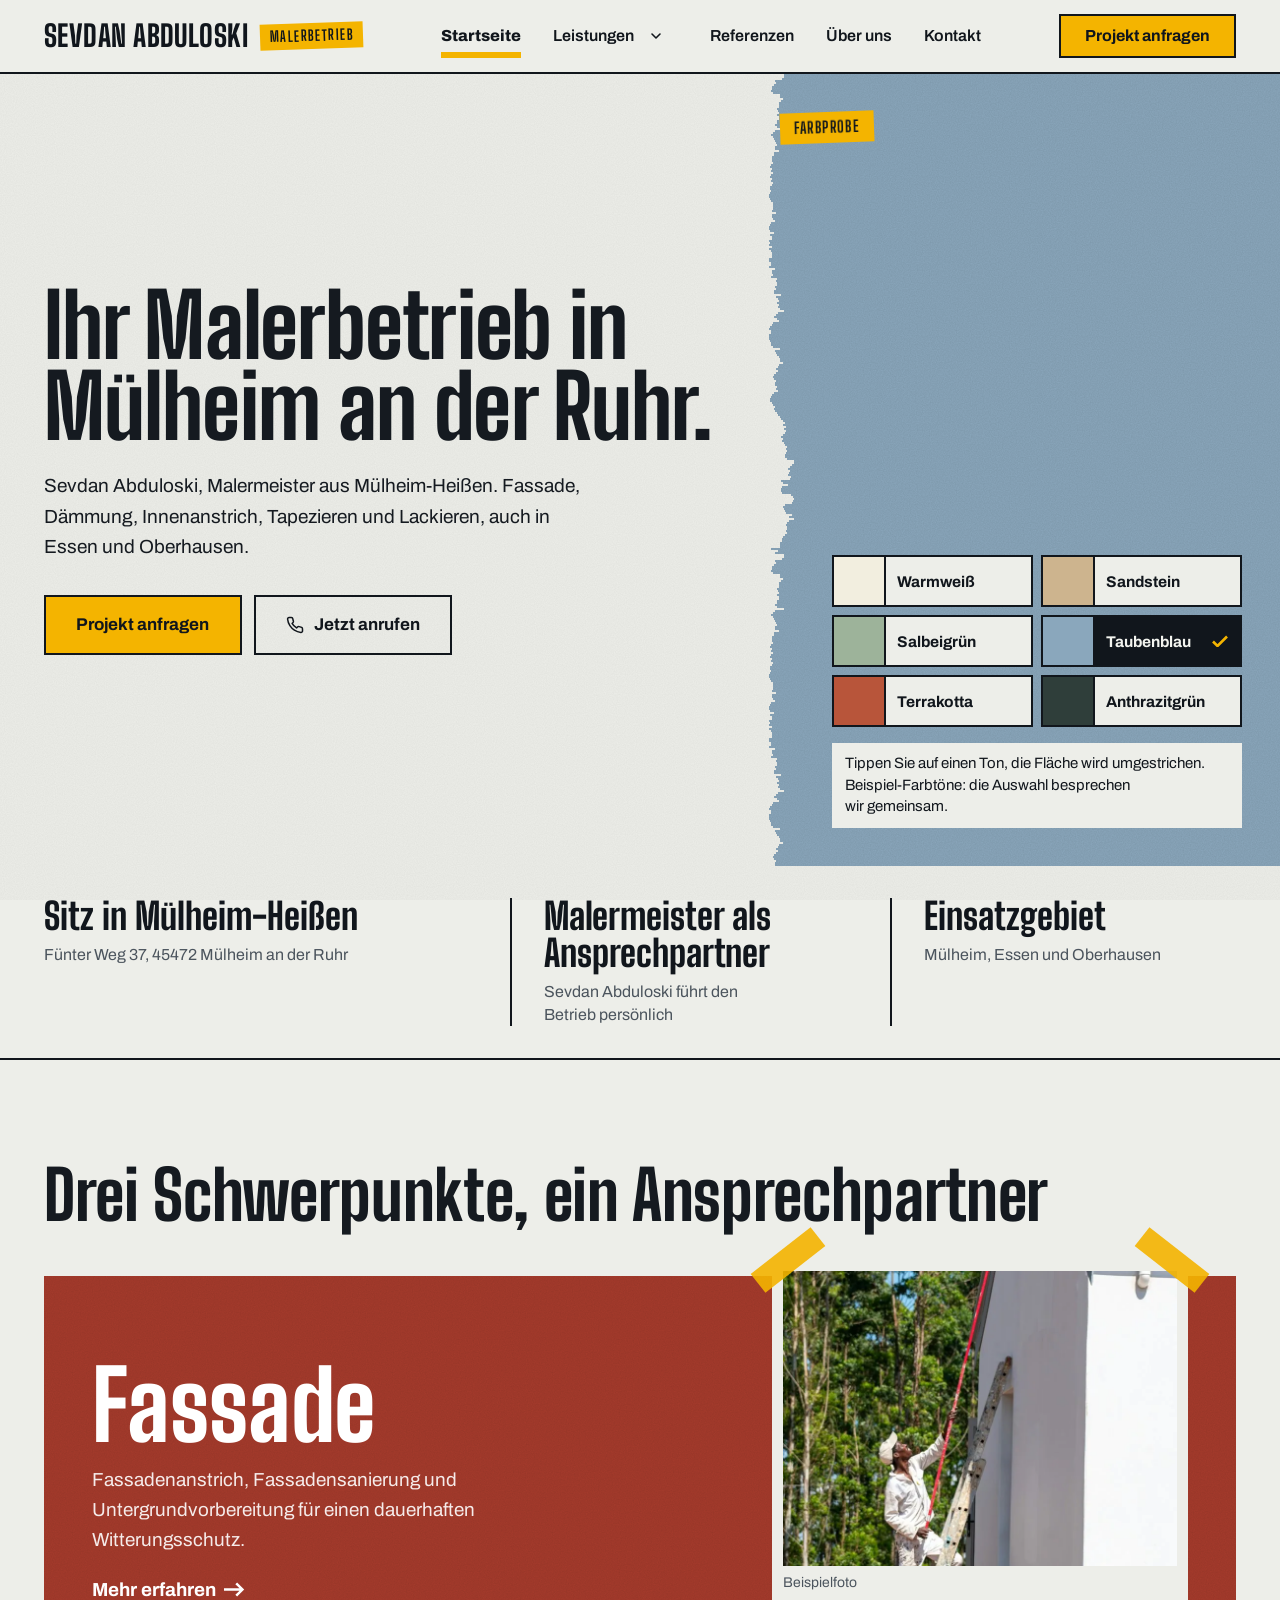
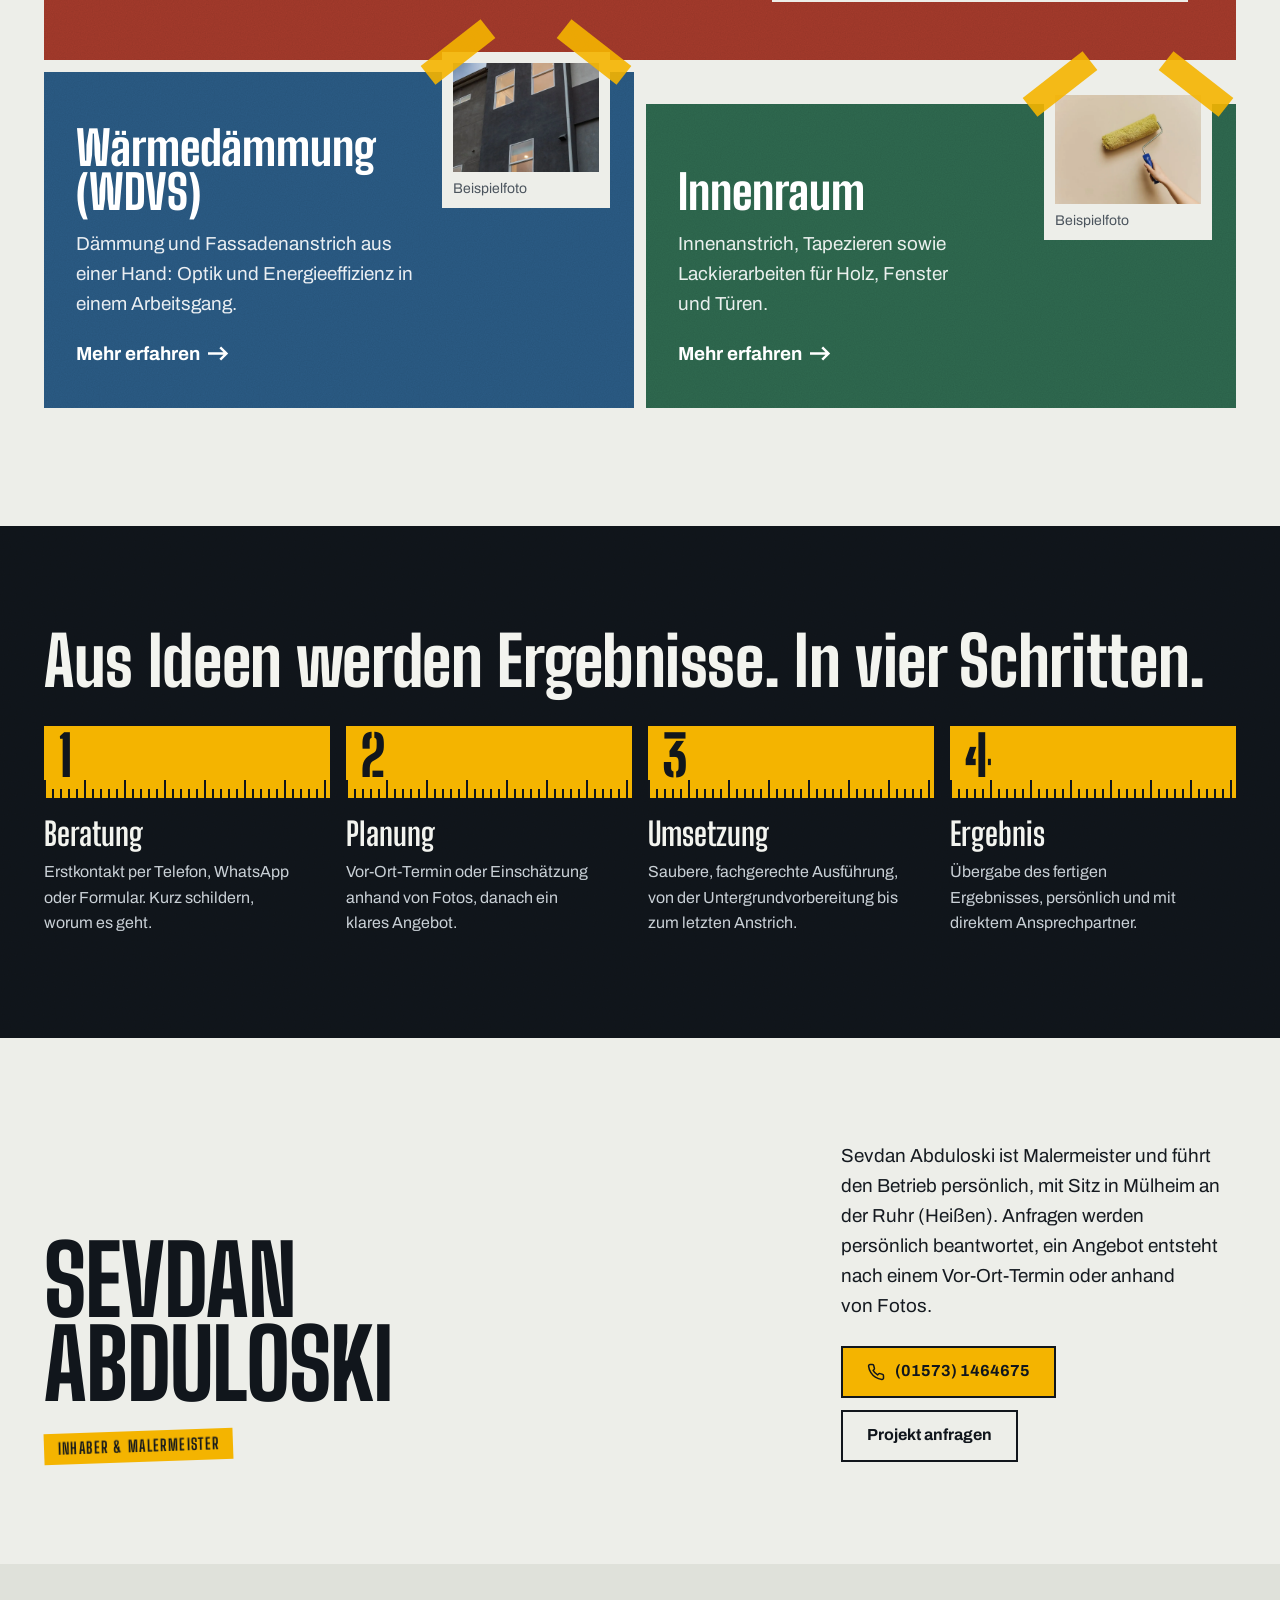
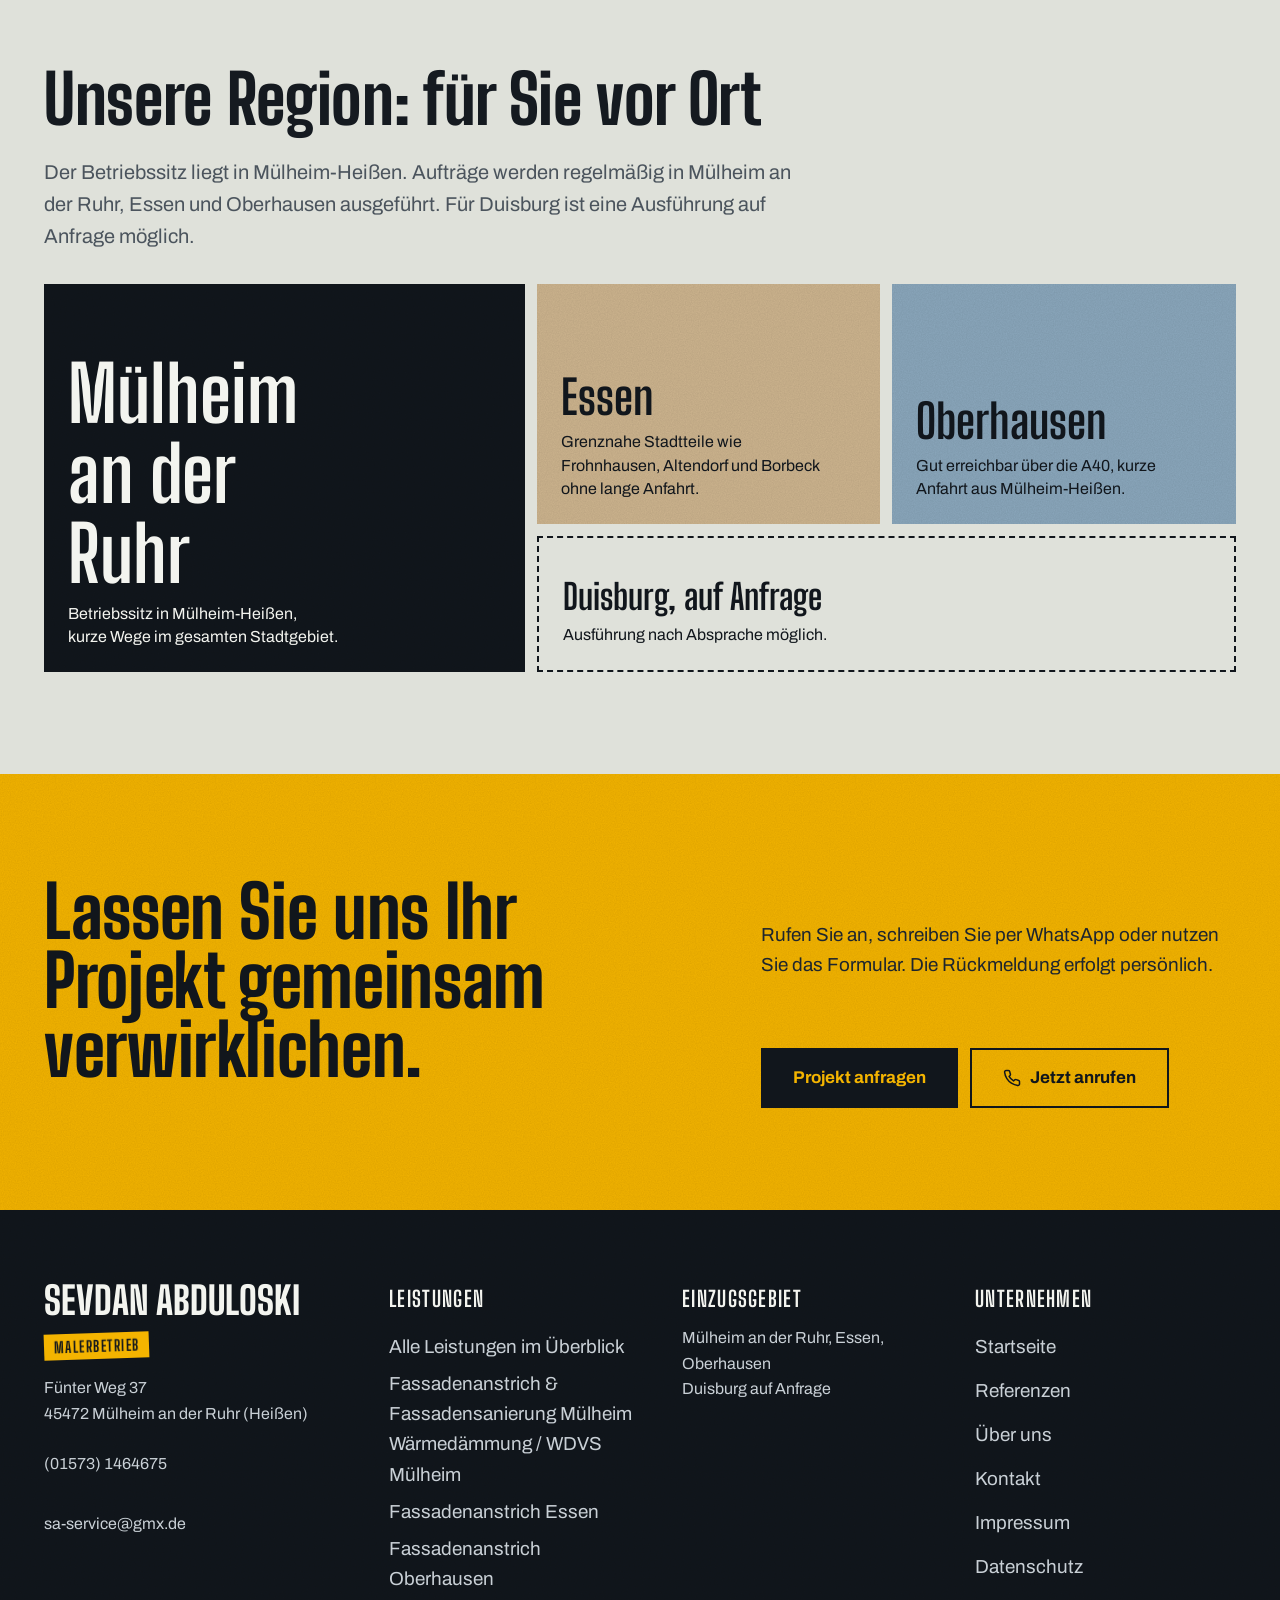
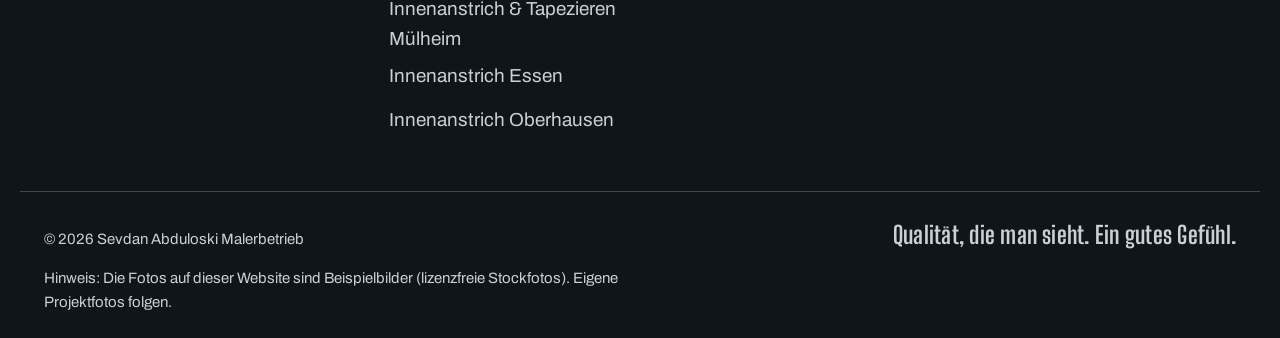
<file: index.html>
<!DOCTYPE html>
<html lang="de">
<head>
<!-- SITE_BASE_URL: https://daiworld450.github.io/malerbetrieb-abduloski/ (bei eigener Domain hier + in canonical/og:url ueberall ersetzen) -->
<meta charset="UTF-8">
<meta name="viewport" content="width=device-width, initial-scale=1, viewport-fit=cover, interactive-widget=resizes-content">
<meta name="theme-color" content="#EDEEE9">
<meta name="color-scheme" content="light">
<title>Maler Mülheim an der Ruhr | Sevdan Abduloski Malerbetrieb</title>
<meta name="description" content="Malerbetrieb in Mülheim an der Ruhr: Fassadenanstrich, Innenanstrich, Tapezieren und Lackierarbeiten. Persönlicher Ansprechpartner in Mülheim, Essen und Oberhausen.">
<link rel="canonical" href="https://daiworld450.github.io/malerbetrieb-abduloski/">
<link rel="icon" href="data:image/svg+xml,%3Csvg xmlns=%27http://www.w3.org/2000/svg%27 viewBox=%270 0 64 64%27%3E%3Crect width=%2764%27 height=%2764%27 rx=%2712%27 fill=%27%2311161C%27/%3E%3Ctext x=%2732%27 y=%2743%27 font-size=%2732%27 font-family=%27Arial,sans-serif%27 font-weight=%27700%27 fill=%27%23F4B400%27 text-anchor=%27middle%27%3ES%3C/text%3E%3C/svg%3E">
<meta property="og:type" content="website">
<meta property="og:title" content="Maler Mülheim an der Ruhr | Sevdan Abduloski Malerbetrieb">
<meta property="og:description" content="Malerbetrieb in Mülheim an der Ruhr: Fassadenanstrich, Innenanstrich, Tapezieren und Lackierarbeiten. Persönlicher Ansprechpartner in Mülheim, Essen und Oberhausen.">
<meta property="og:url" content="https://daiworld450.github.io/malerbetrieb-abduloski/">
<meta property="og:locale" content="de_DE">
<meta property="og:site_name" content="Sevdan Abduloski Malerbetrieb">
<meta name="twitter:card" content="summary">
<meta name="twitter:title" content="Maler Mülheim an der Ruhr | Sevdan Abduloski Malerbetrieb">
<meta name="twitter:description" content="Malerbetrieb in Mülheim an der Ruhr: Fassadenanstrich, Innenanstrich, Tapezieren und Lackierarbeiten. Persönlicher Ansprechpartner in Mülheim, Essen und Oberhausen.">
<link rel="preload" href="fonts/big-shoulders-display-latin-wght.woff2" as="font" type="font/woff2" crossorigin>
<link rel="preload" href="fonts/archivo-latin-wght.woff2" as="font" type="font/woff2" crossorigin>
<script>document.documentElement.className+=" js"</script>
<link rel="stylesheet" href="css/style.css">
<script type="application/ld+json">
{
  "@context": "https://schema.org",
  "@type": ["HomeAndConstructionBusiness", "HousePainter"],
  "@id": "https://daiworld450.github.io/malerbetrieb-abduloski/#business",
  "name": "Sevdan Abduloski Malerbetrieb",
  "url": "https://daiworld450.github.io/malerbetrieb-abduloski/",
  "telephone": "+4915731464675",
  "email": "sa-service@gmx.de",
  "address": {
    "@type": "PostalAddress",
    "streetAddress": "Fünter Weg 37",
    "addressLocality": "Mülheim an der Ruhr",
    "postalCode": "45472",
    "addressRegion": "Nordrhein-Westfalen",
    "addressCountry": "DE"
  },
  "areaServed": [
    { "@type": "City", "name": "Mülheim an der Ruhr" },
    { "@type": "City", "name": "Essen" },
    { "@type": "City", "name": "Oberhausen" }
  ]
}
</script>
</head>
<body data-rolle="wand">
<a class="skip-link" href="#main">Zum Inhalt springen</a>
<header class="site-header">
  <div class="container header-inner">
    <a href="index.html" class="logo">
      <span class="logo-name">Sevdan Abduloski</span>
      <span class="logo-sub">Malerbetrieb</span>
    </a>
    <nav class="main-nav" id="main-nav">
      <ul>
        <li><a href="index.html" class="is-active" aria-current="page">Startseite</a></li>
        <li class="has-dropdown">
          <a href="leistungen/index.html" class="dropdown-toggle">Leistungen</a>
          <button type="button" class="dropdown-caret" aria-expanded="false" aria-controls="leistungen-dropdown" aria-label="Leistungen-Unterseiten anzeigen">
            <svg width="12" height="12" viewBox="0 0 12 12" aria-hidden="true"><path d="M2 4l4 4 4-4" fill="none" stroke="currentColor" stroke-width="1.6" stroke-linecap="round" stroke-linejoin="round"/></svg>
          </button>
          <ul class="dropdown" id="leistungen-dropdown">
              <li><a href="leistungen/index.html">Alle Leistungen im Überblick</a></li>
              <li class="dropdown-label" role="presentation">Leistungen in Mülheim</li>
              <li><a href="leistungen/fassadenanstrich-fassadensanierung-muelheim.html">Fassadenanstrich &amp; Fassadensanierung</a></li>
              <li><a href="leistungen/waermedaemmung-wdvs-muelheim.html">Wärmedämmung / WDVS</a></li>
              <li><a href="leistungen/innenanstrich-tapezieren-muelheim.html">Innenanstrich &amp; Tapezieren</a></li>
              <li class="dropdown-label" role="presentation">Auch in</li>
              <li class="dropdown-row"><span class="dropdown-row__place">Essen</span><a href="leistungen/fassadenanstrich-essen.html" aria-label="Fassadenanstrich Essen">Fassade</a><a href="leistungen/innenanstrich-essen.html" aria-label="Innenanstrich Essen">Innenraum</a></li>
              <li class="dropdown-row"><span class="dropdown-row__place">Oberhausen</span><a href="leistungen/fassadenanstrich-oberhausen.html" aria-label="Fassadenanstrich Oberhausen">Fassade</a><a href="leistungen/innenanstrich-oberhausen.html" aria-label="Innenanstrich Oberhausen">Innenraum</a></li>
          </ul>
        </li>
        <li><a href="referenzen.html">Referenzen</a></li>
        <li><a href="ueber-uns.html">Über uns</a></li>
        <li><a href="kontakt.html">Kontakt</a></li>
        <li class="nav-cta-mobile"><a href="kontakt.html" class="btn btn-accent"><svg class="icon-arrow" width="18" height="18" viewBox="0 0 24 24" fill="none" stroke="currentColor" stroke-width="1.8" stroke-linecap="round" stroke-linejoin="round" aria-hidden="true"><path d="M4 12h16M13 5l7 7-7 7"/></svg> Projekt anfragen</a></li>
      </ul>
    </nav>
    <a href="kontakt.html" class="btn btn-accent header-cta">Projekt anfragen</a>
    <button type="button" class="hamburger" id="hamburger" aria-label="Menü öffnen" aria-expanded="false" aria-controls="main-nav">
      <span></span><span></span><span></span>
    </button>
  </div>
</header>
<main id="main">

<!-- 1) Hero: Wand mit Farbprobe -->
<section class="hero" aria-labelledby="hero-titel">
  <div class="hero__copy">
    <h1 id="hero-titel">Ihr Malerbetrieb in Mülheim an der Ruhr.</h1>
    <p class="hero__lead">Sevdan Abduloski, Malermeister aus Mülheim-Heißen. Fassade, Dämmung, Innenanstrich, Tapezieren und Lackieren, auch in Essen und Oberhausen.</p>
    <div class="btn-row">
      <a href="kontakt.html" class="btn btn-accent btn-lg">Projekt anfragen</a>
      <a href="tel:+4915731464675" class="btn btn-outline btn-lg"><svg class="icon-phone" width="18" height="18" viewBox="0 0 24 24" fill="none" stroke="currentColor" stroke-width="2" stroke-linecap="round" stroke-linejoin="round" aria-hidden="true"><path d="M22 16.92v3a2 2 0 0 1-2.18 2 19.79 19.79 0 0 1-8.63-3.07 19.5 19.5 0 0 1-6-6 19.79 19.79 0 0 1-3.07-8.67A2 2 0 0 1 4.11 2h3a2 2 0 0 1 2 1.72 12.84 12.84 0 0 0 .7 2.81 2 2 0 0 1-.45 2.11L8.09 9.91a16 16 0 0 0 6 6l1.27-1.27a2 2 0 0 1 2.11-.45 12.84 12.84 0 0 0 2.81.7A2 2 0 0 1 22 16.92z"/></svg> Jetzt anrufen</a>
    </div>
  </div>
  <div class="farbprobe" data-farbprobe>
    <div class="farbprobe__wall" aria-hidden="true"><span class="farbprobe__base"></span><span class="farbprobe__roller"></span></div>
    <span class="tape-label farbprobe__label">Farbprobe</span>
    <div class="farbprobe__chips" role="group" aria-label="Beispiel-Farbtöne">
      <button type="button" class="chip" style="--chip:#F2EEDF;--i:0" data-farbe="#F2EEDF" aria-pressed="false"><span class="chip__swatch"></span><span class="chip__name">Warmweiß</span></button>
      <button type="button" class="chip" style="--chip:#CDB48E;--i:1" data-farbe="#CDB48E" aria-pressed="false"><span class="chip__swatch"></span><span class="chip__name">Sandstein</span></button>
      <button type="button" class="chip" style="--chip:#9DB39A;--i:2" data-farbe="#9DB39A" aria-pressed="false"><span class="chip__swatch"></span><span class="chip__name">Salbeigrün</span></button>
      <button type="button" class="chip" style="--chip:#8AA7BC;--i:3" data-farbe="#8AA7BC" aria-pressed="true"><span class="chip__swatch"></span><span class="chip__name">Taubenblau</span></button>
      <button type="button" class="chip" style="--chip:#B8553A;--i:4" data-farbe="#B8553A" aria-pressed="false"><span class="chip__swatch"></span><span class="chip__name">Terrakotta</span></button>
      <button type="button" class="chip" style="--chip:#2F3E3A;--i:5" data-farbe="#2F3E3A" aria-pressed="false"><span class="chip__swatch"></span><span class="chip__name">Anthrazitgrün</span></button>
    </div>
    <p class="farbprobe__hint">Tippen Sie auf einen Ton, die Fläche wird umgestrichen. Beispiel-Farbtöne: die Auswahl besprechen wir gemeinsam.</p>
    <span class="sr-only" role="status" aria-live="polite" data-farbprobe-status></span>
  </div>
</section>

<!-- 2) Auf einen Blick: nur belegbare Fakten -->
<section class="fakten" aria-label="Auf einen Blick">
  <div class="container fakten__grid">
    <div class="fakten__item">
      <p class="fakten__title">Sitz in Mülheim-Heißen</p>
      <p class="fakten__text">Fünter Weg 37, 45472 Mülheim an der Ruhr</p>
    </div>
    <div class="fakten__item">
      <p class="fakten__title">Malermeister als Ansprechpartner</p>
      <p class="fakten__text">Sevdan Abduloski führt den Betrieb persönlich</p>
    </div>
    <div class="fakten__item">
      <p class="fakten__title">Einsatzgebiet</p>
      <p class="fakten__text">Mülheim, Essen und Oberhausen</p>
    </div>
  </div>
</section>

<!-- 3) Schwerpunkte als Farbfächer -->
<section class="section" aria-labelledby="leistungen-titel">
  <div class="container">
    <h2 id="leistungen-titel">Drei Schwerpunkte, ein Ansprechpartner</h2>
    <div class="fan">
      <a class="fan__strip fan__strip--fassade" href="leistungen/fassadenanstrich-fassadensanierung-muelheim.html" aria-labelledby="fan-fassade">
        <div class="fan__body">
          <h3 id="fan-fassade">Fassade</h3>
          <p>Fassadenanstrich, Fassadensanierung und Untergrundvorbereitung für einen dauerhaften Witterungsschutz.</p>
          <span class="link-arrow">Mehr erfahren</span>
        </div>
        <figure class="muster">
          <picture><source type="image/webp" srcset="bilder/leistungen/fassadenanstrich.webp"><img src="bilder/leistungen/fassadenanstrich.jpg" alt="Fassadenanstrich an einem Wohnhaus" width="800" height="600" loading="lazy"></picture>
          <figcaption class="muster__note">Beispielfoto</figcaption>
        </figure>
      </a>
      <a class="fan__strip fan__strip--wdvs" href="leistungen/waermedaemmung-wdvs-muelheim.html" aria-labelledby="fan-wdvs">
        <div class="fan__body">
          <h3 id="fan-wdvs">Wärmedämmung (WDVS)</h3>
          <p>Dämmung und Fassadenanstrich aus einer Hand: Optik und Energieeffizienz in einem Arbeitsgang.</p>
          <span class="link-arrow">Mehr erfahren</span>
        </div>
        <figure class="muster">
          <picture><source type="image/webp" srcset="bilder/leistungen/wdvs.webp"><img src="bilder/leistungen/wdvs.jpg" alt="Wärmedämmverbundsystem (WDVS) an einer Fassade" width="800" height="600" loading="lazy"></picture>
          <figcaption class="muster__note">Beispielfoto</figcaption>
        </figure>
      </a>
      <a class="fan__strip fan__strip--innen" href="leistungen/innenanstrich-tapezieren-muelheim.html" aria-labelledby="fan-innen">
        <div class="fan__body">
          <h3 id="fan-innen">Innenraum</h3>
          <p>Innenanstrich, Tapezieren sowie Lackierarbeiten für Holz, Fenster und Türen.</p>
          <span class="link-arrow">Mehr erfahren</span>
        </div>
        <figure class="muster">
          <picture><source type="image/webp" srcset="bilder/leistungen/innenanstrich-wand.webp"><img src="bilder/leistungen/innenanstrich-wand.jpg" alt="Innenanstrich und Tapezierarbeiten in einer Wohnung" width="800" height="600" loading="lazy"></picture>
          <figcaption class="muster__note">Beispielfoto</figcaption>
        </figure>
      </a>
    </div>
  </div>
</section>

<!-- 4) Vorher/Nachher (BeforeAfterSlider) -->
<!-- TODO (Design-Audit 2026-10): Vorher/Nachher-Slider ausgeblendet, bis echte Projektfotos mit Fotoerlaubnis vorliegen (REDAKTION-TODO.md Punkt 8). JS in js/main.js und CSS in css/style.css bleiben aktiv, Block wieder einkommentieren.
<section class="section section-alt">
  <div class="container">
    <h2>Vorher. Nachher. Ein echter Unterschied.</h2>
    <div class="before-after-block">
      <div class="before-after" data-before-after>
        <div class="before-after__side before-after__side--before">
          <span class="before-after__tag">Vorher</span>
          <picture><source type="image/webp" srcset="bilder/vorher-nachher/fassade-vorher.webp"><img src="bilder/vorher-nachher/fassade-vorher.jpg" alt="Vorher: verwitterte Fassade mit Riss" width="900" height="675" loading="lazy"></picture>
        </div>
        <div class="before-after__side before-after__side--after">
          <span class="before-after__tag">Nachher</span>
          <picture><source type="image/webp" srcset="bilder/vorher-nachher/fassade-nachher.webp"><img src="bilder/vorher-nachher/fassade-nachher.jpg" alt="Nachher: frisch verputzte, glatte Fassade" width="900" height="675" loading="lazy"></picture>
        </div>
        <div class="before-after__handle" tabindex="0" role="slider" aria-label="Vorher/Nachher-Vergleich verschieben" aria-valuemin="0" aria-valuemax="100" aria-valuenow="50">
          <div class="before-after__grip">
            <svg width="18" height="18" viewBox="0 0 24 24" fill="none" stroke="currentColor" stroke-width="2" stroke-linecap="round" stroke-linejoin="round" aria-hidden="true"><path d="M8 7l-5 5 5 5M16 7l5 5-5 5"/></svg>
          </div>
        </div>
      </div>
      <div class="before-after__meta">
        <h3>So kann eine Sanierung aussehen</h3>
        <p class="placeholder-note">Beispielbild – kein reales Projekt. Sobald die ersten echten Projektfotos mit
        Einverständnis der Kundschaft vorliegen, ersetzt eine ehrliche Vorher-/Nachher-Ansicht dieses Beispiel.</p>
        <a href="referenzen.html" class="btn btn-outline">Weitere Projekte ansehen</a>
      </div>
    </div>
  </div>
</section>
-->

<!-- 5) Ablauf als Zollstock -->
<section class="section section--tinte" aria-labelledby="ablauf-titel">
  <div class="container">
    <h2 id="ablauf-titel">Aus Ideen werden Ergebnisse. In vier Schritten.</h2>
    <ol class="zollstock">
      <li class="zollstock__segment">
        <span class="zollstock__num" aria-hidden="true">1</span>
        <h3>Beratung</h3>
        <p>Erstkontakt per Telefon, WhatsApp oder Formular. Kurz schildern, worum es geht.</p>
      </li>
      <li class="zollstock__segment">
        <span class="zollstock__num" aria-hidden="true">2</span>
        <h3>Planung</h3>
        <p>Vor-Ort-Termin oder Einschätzung anhand von Fotos, danach ein klares Angebot.</p>
      </li>
      <li class="zollstock__segment">
        <span class="zollstock__num" aria-hidden="true">3</span>
        <h3>Umsetzung</h3>
        <p>Saubere, fachgerechte Ausführung, von der Untergrundvorbereitung bis zum letzten Anstrich.</p>
      </li>
      <li class="zollstock__segment">
        <span class="zollstock__num" aria-hidden="true">4</span>
        <h3>Ergebnis</h3>
        <p>Übergabe des fertigen Ergebnisses, persönlich und mit direktem Ansprechpartner.</p>
      </li>
    </ol>
  </div>
</section>

<!-- 6) Ihr Malermeister: reine Text-/Signaturfläche, bis ein echtes Portrait vorliegt -->
<section class="section meister" aria-labelledby="meister-titel">
  <div class="container meister__grid">
    <div class="meister__id">
      <h2 id="meister-titel" class="meister__name">Sevdan<br>Abduloski</h2>
      <p class="meister__role"><span class="tape-label">Inhaber &amp; Malermeister</span></p>
    </div>
    <div class="meister__text">
      <p>Sevdan Abduloski ist Malermeister und führt den Betrieb persönlich, mit Sitz in Mülheim an der Ruhr (Heißen). Anfragen werden persönlich beantwortet, ein Angebot entsteht nach einem Vor-Ort-Termin oder anhand von Fotos.</p>
      <div class="btn-row">
        <a href="tel:+4915731464675" class="btn btn-accent"><svg class="icon-phone" width="18" height="18" viewBox="0 0 24 24" fill="none" stroke="currentColor" stroke-width="2" stroke-linecap="round" stroke-linejoin="round" aria-hidden="true"><path d="M22 16.92v3a2 2 0 0 1-2.18 2 19.79 19.79 0 0 1-8.63-3.07 19.5 19.5 0 0 1-6-6 19.79 19.79 0 0 1-3.07-8.67A2 2 0 0 1 4.11 2h3a2 2 0 0 1 2 1.72 12.84 12.84 0 0 0 .7 2.81 2 2 0 0 1-.45 2.11L8.09 9.91a16 16 0 0 0 6 6l1.27-1.27a2 2 0 0 1 2.11-.45 12.84 12.84 0 0 0 2.81.7A2 2 0 0 1 22 16.92z"/></svg> (01573) 1464675</a>
        <a href="kontakt.html" class="btn btn-outline">Projekt anfragen</a>
      </div>
      <!-- TODO: Portrait (3:4) sobald ein echtes Foto von Sevdan Abduloski vorliegt:
           <picture><source type="image/webp" srcset="bilder/ueber-uns/inhaber.webp"><img src="bilder/ueber-uns/inhaber.jpg" alt="Sevdan Abduloski, Malermeister und Inhaber des Malerbetriebs" width="800" height="1067" loading="lazy"></picture>
           TODO: Inhaber-Zitat (REDAKTION-TODO.md Punkt 5) hier ergänzen, sobald ein echtes Statement vorliegt. -->
    </div>
  </div>
</section>

<!-- 7) Unsere Region als Musterfelder -->
<section class="section section-alt" aria-labelledby="region-titel">
  <div class="container">
    <h2 id="region-titel">Unsere Region: für Sie vor Ort</h2>
    <p class="section-lead">Der Betriebssitz liegt in Mülheim-Heißen. Aufträge werden regelmäßig in Mülheim an der Ruhr, Essen und Oberhausen ausgeführt. Für Duisburg ist eine Ausführung auf Anfrage möglich.</p>
    <div class="region-patches">
      <div class="patch patch--sitz">
        <h3>Mülheim an der Ruhr</h3>
        <p>Betriebssitz in Mülheim-Heißen, kurze Wege im gesamten Stadtgebiet.</p>
      </div>
      <div class="patch patch--sandstein">
        <h3>Essen</h3>
        <p>Grenznahe Stadtteile wie Frohnhausen, Altendorf und Borbeck ohne lange Anfahrt.</p>
      </div>
      <div class="patch patch--taube">
        <h3>Oberhausen</h3>
        <p>Gut erreichbar über die A40, kurze Anfahrt aus Mülheim-Heißen.</p>
      </div>
      <div class="patch patch--offen">
        <h3>Duisburg, auf Anfrage</h3>
        <p>Ausführung nach Absprache möglich.</p>
      </div>
    </div>
  </div>
</section>

<!-- 8) Abschluss-CTA -->
<section class="section cta-section" aria-labelledby="cta-titel">
  <div class="container cta-box">
    <h2 id="cta-titel">Lassen Sie uns Ihr Projekt gemeinsam verwirklichen.</h2>
    <p>Rufen Sie an, schreiben Sie per WhatsApp oder nutzen Sie das Formular. Die Rückmeldung erfolgt persönlich.</p>
    <div class="btn-row">
        <a href="kontakt.html" class="btn btn-accent btn-lg">Projekt anfragen</a>
        <a href="tel:+4915731464675" class="btn btn-outline-light btn-lg"><svg class="icon-phone" width="18" height="18" viewBox="0 0 24 24" fill="none" stroke="currentColor" stroke-width="2" stroke-linecap="round" stroke-linejoin="round" aria-hidden="true"><path d="M22 16.92v3a2 2 0 0 1-2.18 2 19.79 19.79 0 0 1-8.63-3.07 19.5 19.5 0 0 1-6-6 19.79 19.79 0 0 1-3.07-8.67A2 2 0 0 1 4.11 2h3a2 2 0 0 1 2 1.72 12.84 12.84 0 0 0 .7 2.81 2 2 0 0 1-.45 2.11L8.09 9.91a16 16 0 0 0 6 6l1.27-1.27a2 2 0 0 1 2.11-.45 12.84 12.84 0 0 0 2.81.7A2 2 0 0 1 22 16.92z"/></svg> Jetzt anrufen</a>
    </div>
  </div>
</section>

</main>
<footer class="site-footer">
  <div class="container footer-inner">
    <div class="footer-col">
      <p class="footer-logo">Sevdan Abduloski<span>Malerbetrieb</span></p>
      <p>Fünter Weg 37<br>45472 Mülheim an der Ruhr (Heißen)</p>
      <p><a href="tel:+4915731464675">(01573) 1464675</a></p>
      <p><a href="mailto:sa-service@gmx.de">sa-service@gmx.de</a></p>
    </div>
    <div class="footer-col">
      <p class="footer-heading">Leistungen</p>
      <ul>
        <li><a href="leistungen/index.html">Alle Leistungen im Überblick</a></li>
        <li><a href="leistungen/fassadenanstrich-fassadensanierung-muelheim.html">Fassadenanstrich & Fassadensanierung Mülheim</a></li>
        <li><a href="leistungen/waermedaemmung-wdvs-muelheim.html">Wärmedämmung / WDVS Mülheim</a></li>
        <li><a href="leistungen/fassadenanstrich-essen.html">Fassadenanstrich Essen</a></li>
        <li><a href="leistungen/fassadenanstrich-oberhausen.html">Fassadenanstrich Oberhausen</a></li>
        <li><a href="leistungen/innenanstrich-tapezieren-muelheim.html">Innenanstrich & Tapezieren Mülheim</a></li>
        <li><a href="leistungen/innenanstrich-essen.html">Innenanstrich Essen</a></li>
        <li><a href="leistungen/innenanstrich-oberhausen.html">Innenanstrich Oberhausen</a></li>
      </ul>
    </div>
    <div class="footer-col">
      <p class="footer-heading">Einzugsgebiet</p>
      <p>Mülheim an der Ruhr, Essen, Oberhausen<br>Duisburg auf Anfrage</p>
    </div>
    <div class="footer-col">
      <p class="footer-heading">Unternehmen</p>
      <ul>
        <li><a href="index.html">Startseite</a></li>
        <li><a href="referenzen.html">Referenzen</a></li>
        <li><a href="ueber-uns.html">Über uns</a></li>
        <li><a href="kontakt.html">Kontakt</a></li>
        <li><a href="impressum.html">Impressum</a></li>
        <li><a href="datenschutz.html">Datenschutz</a></li>
      </ul>
    </div>
  </div>
  <div class="footer-bottom container">
    <p>&copy; 2026 Sevdan Abduloski Malerbetrieb</p>
    <p class="footer-tagline">Qualität, die man sieht. Ein gutes Gefühl.</p>
    <p class="footer-note">Hinweis: Die Fotos auf dieser Website sind Beispielbilder (lizenzfreie Stockfotos). Eigene Projektfotos folgen.</p>
  </div>
</footer>
<div class="mobile-action-bar" role="navigation" aria-label="Schnellkontakt">
  <a href="tel:+4915731464675" class="mobile-action-bar__item">
    <svg class="icon-phone" width="18" height="18" viewBox="0 0 24 24" fill="none" stroke="currentColor" stroke-width="2" stroke-linecap="round" stroke-linejoin="round" aria-hidden="true"><path d="M22 16.92v3a2 2 0 0 1-2.18 2 19.79 19.79 0 0 1-8.63-3.07 19.5 19.5 0 0 1-6-6 19.79 19.79 0 0 1-3.07-8.67A2 2 0 0 1 4.11 2h3a2 2 0 0 1 2 1.72 12.84 12.84 0 0 0 .7 2.81 2 2 0 0 1-.45 2.11L8.09 9.91a16 16 0 0 0 6 6l1.27-1.27a2 2 0 0 1 2.11-.45 12.84 12.84 0 0 0 2.81.7A2 2 0 0 1 22 16.92z"/></svg>
    <span>Anrufen</span>
  </a>
  <a href="https://wa.me/4915731464675" class="mobile-action-bar__item" target="_blank" rel="noopener noreferrer">
    <svg class="icon-chat" width="18" height="18" viewBox="0 0 24 24" fill="none" stroke="currentColor" stroke-width="1.8" stroke-linecap="round" stroke-linejoin="round" aria-hidden="true"><path d="M12 3C7.03 3 3 6.58 3 11c0 2.13.94 4.07 2.47 5.52L4.5 21l4.55-1.5c.94.32 1.94.5 2.95.5 4.97 0 9-3.58 9-8s-4.03-9-9-9z"/></svg>
    <span>WhatsApp</span>
  </a>
  <a href="kontakt.html" class="mobile-action-bar__item mobile-action-bar__item--accent">
    <svg class="icon-arrow" width="18" height="18" viewBox="0 0 24 24" fill="none" stroke="currentColor" stroke-width="1.8" stroke-linecap="round" stroke-linejoin="round" aria-hidden="true"><path d="M4 12h16M13 5l7 7-7 7"/></svg>
    <span>Projekt anfragen</span>
  </a>
</div>
<script src="js/main.js"></script>
</body>
</html>
</file>
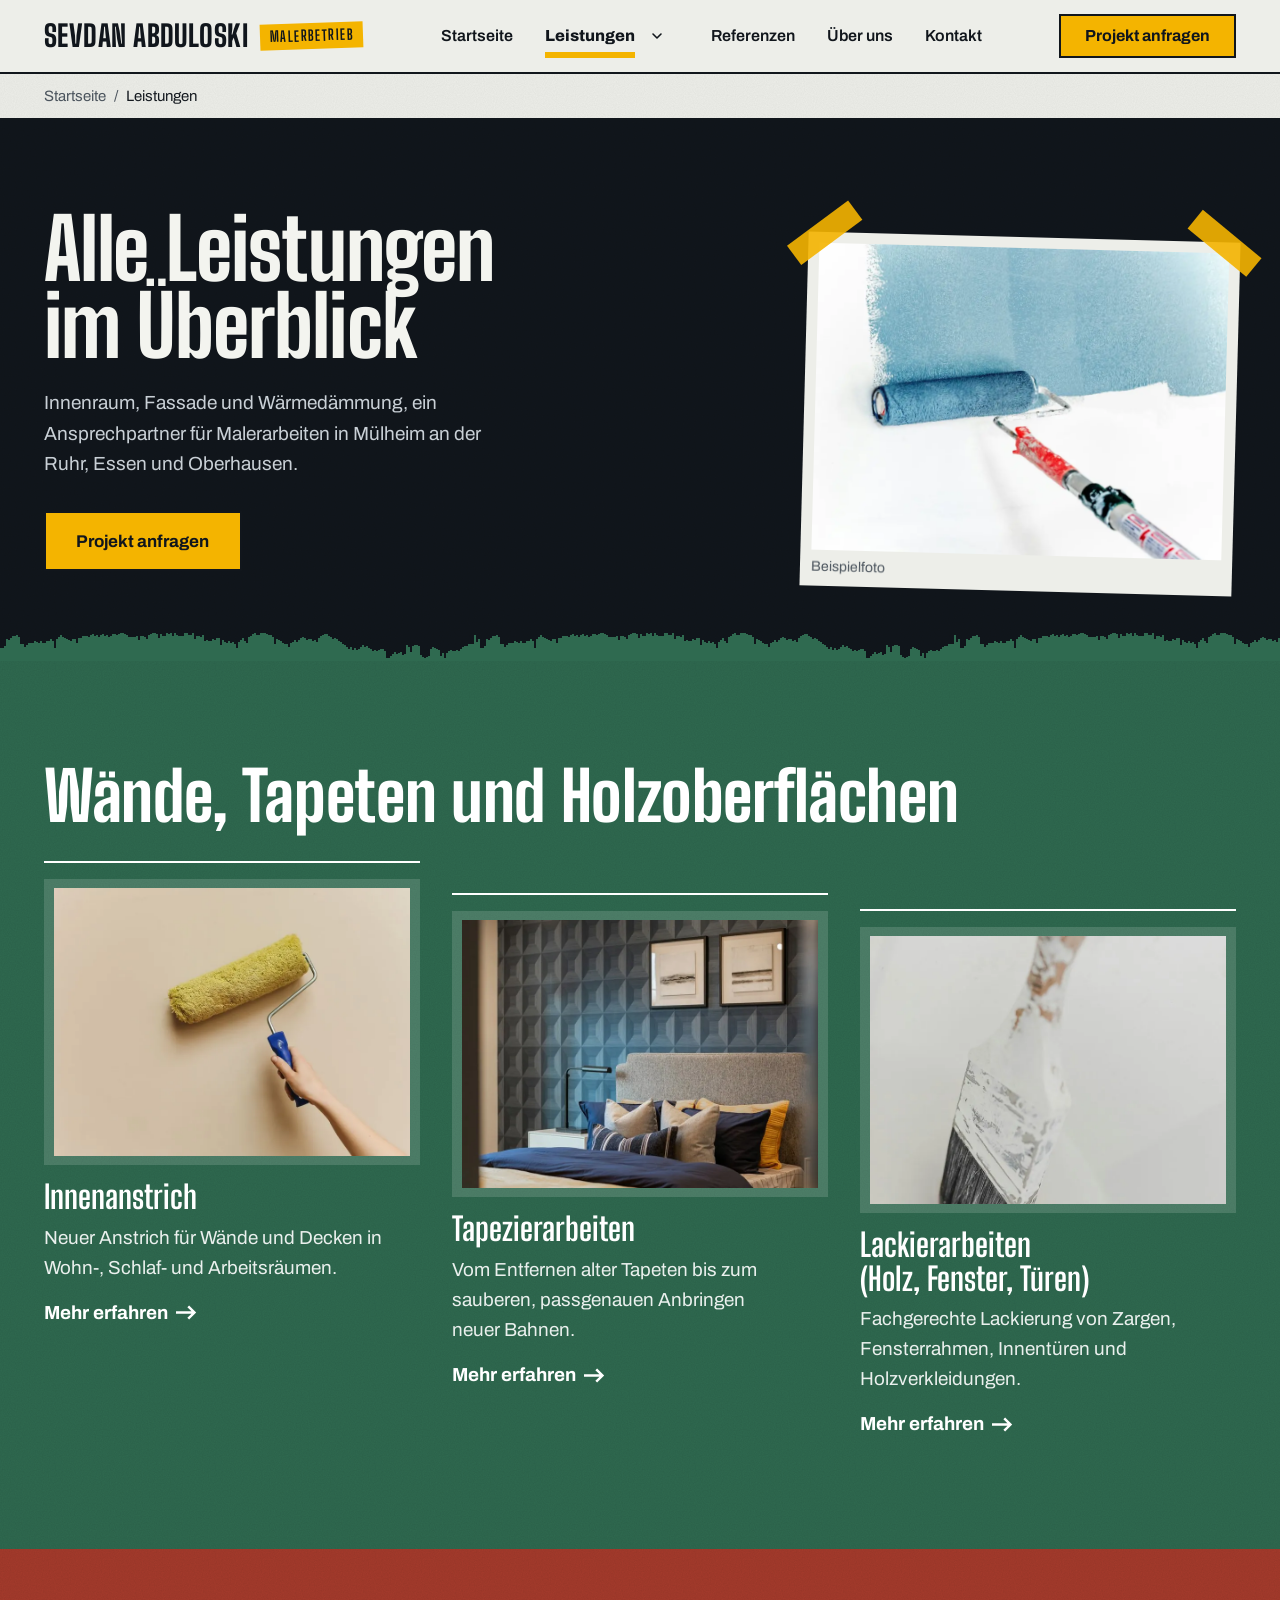
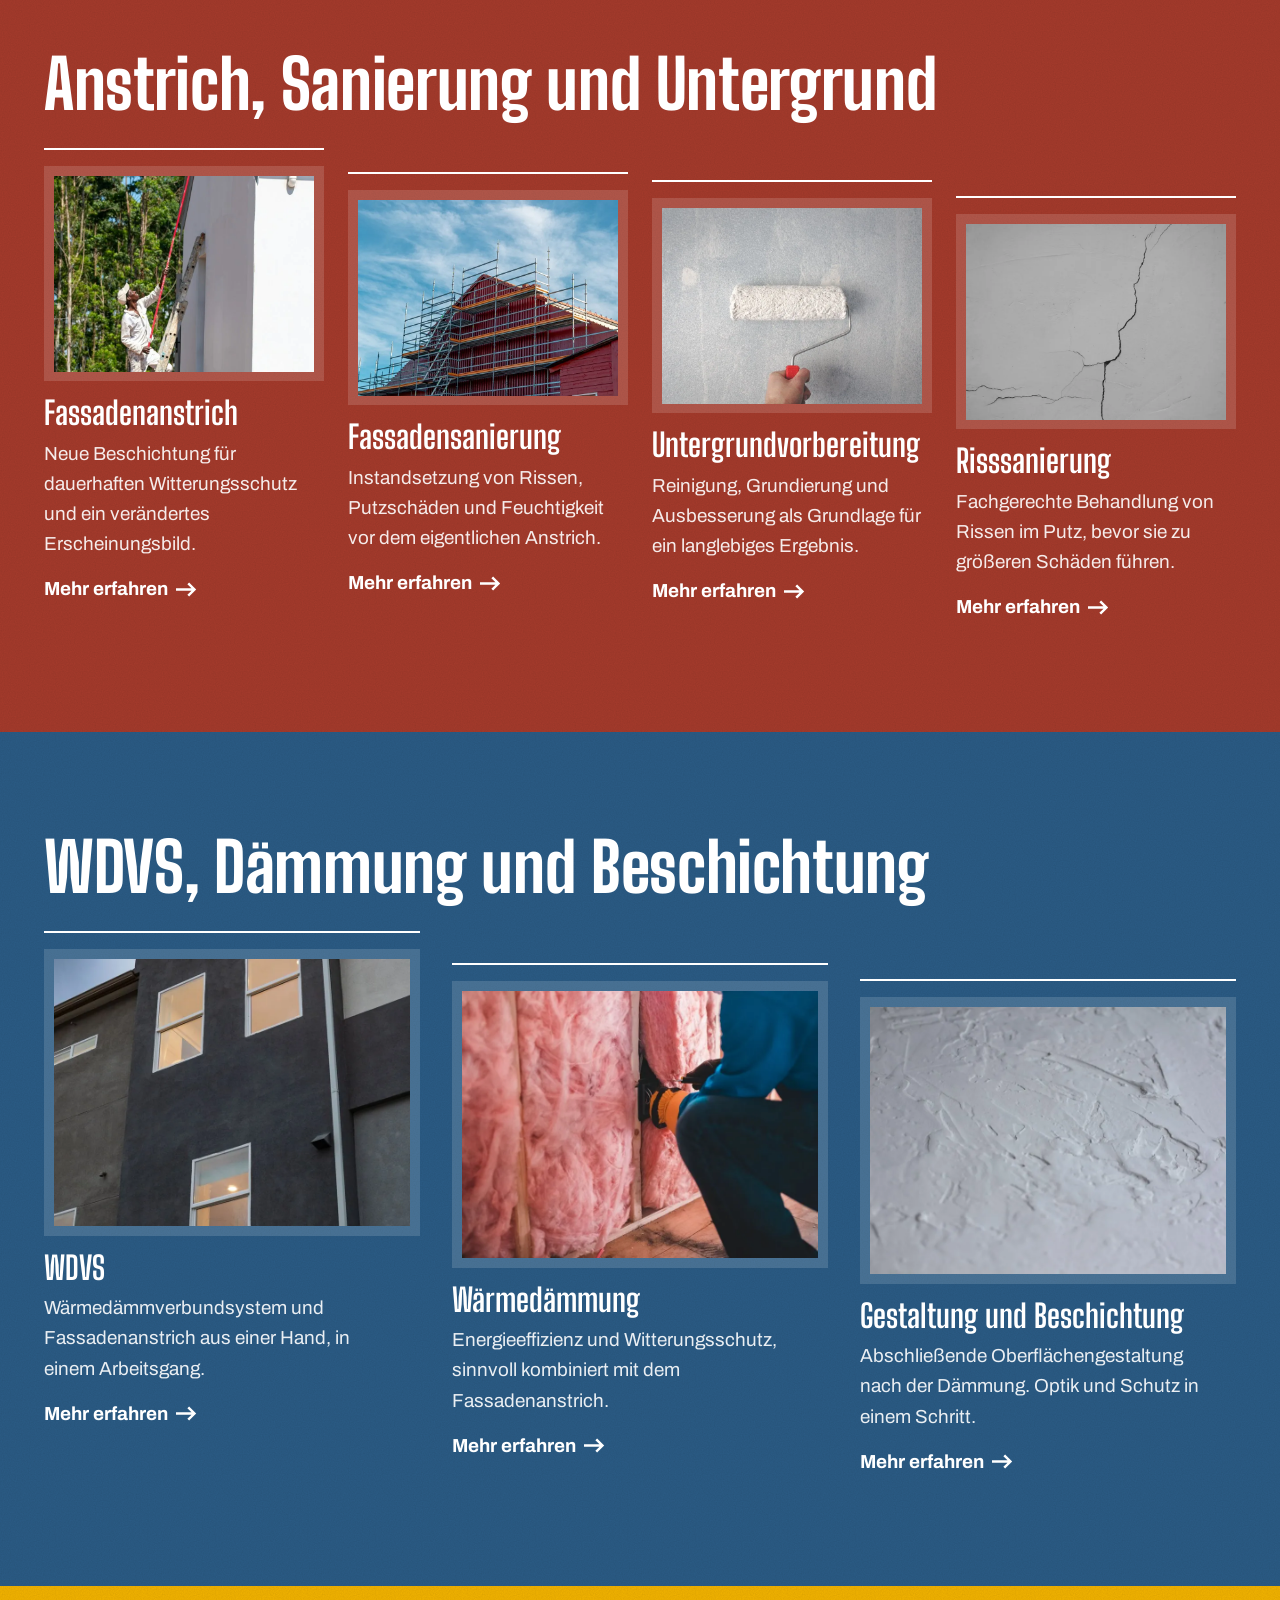
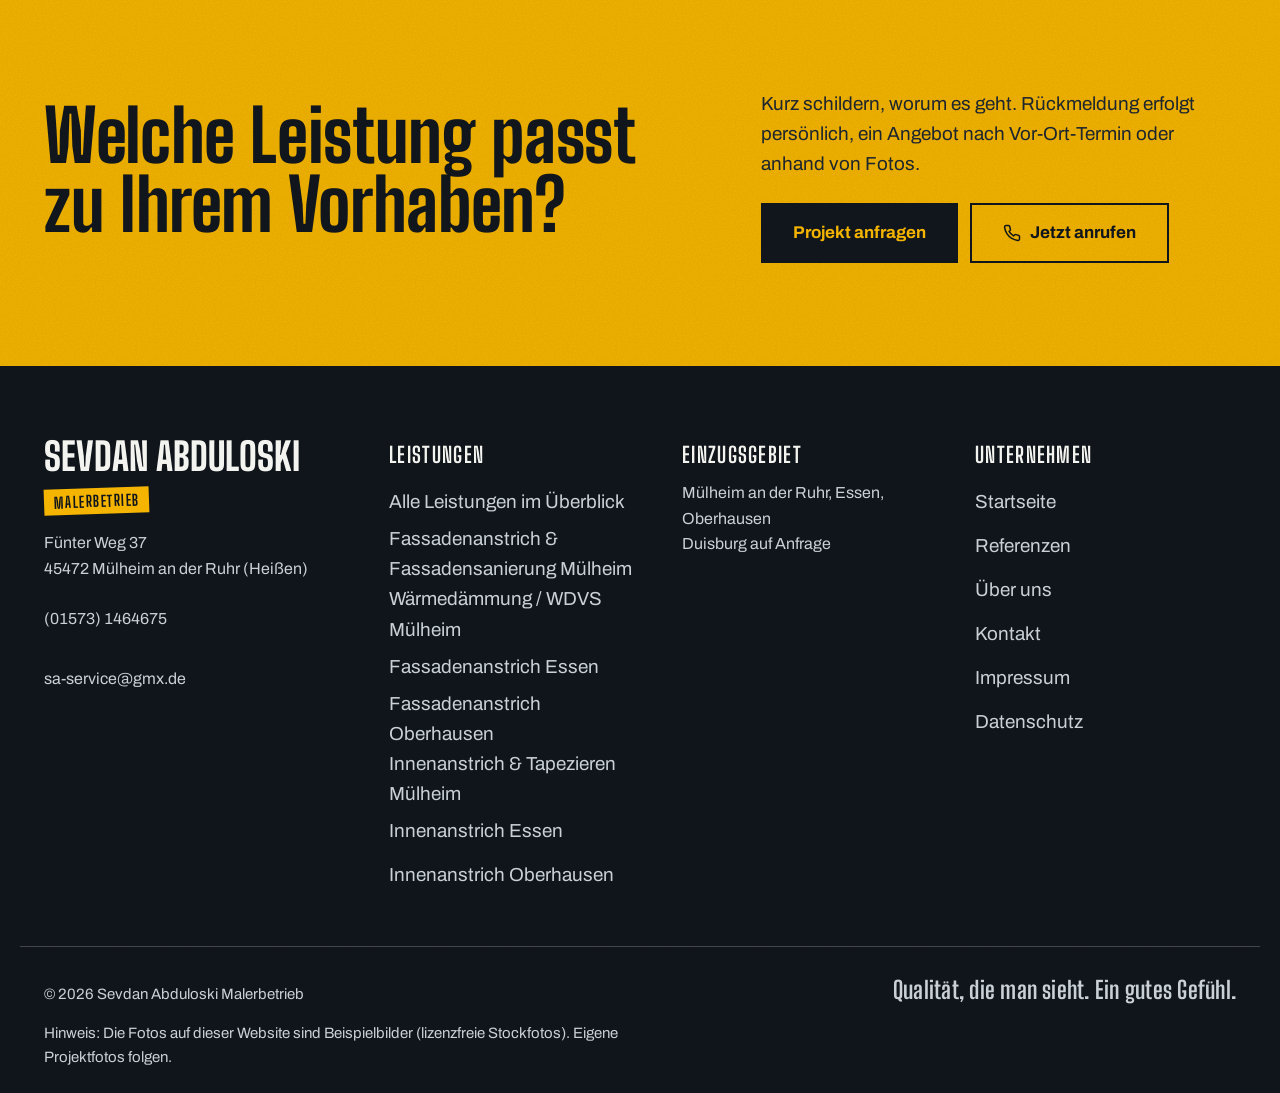
<file: leistungen/index.html>
<!DOCTYPE html>
<html lang="de">
<head>
<!-- SITE_BASE_URL: https://daiworld450.github.io/malerbetrieb-abduloski/ (bei eigener Domain hier + in canonical/og:url ueberall ersetzen) -->
<meta charset="UTF-8">
<meta name="viewport" content="width=device-width, initial-scale=1, viewport-fit=cover, interactive-widget=resizes-content">
<meta name="theme-color" content="#EDEEE9">
<meta name="color-scheme" content="light">
<title>Leistungen | Sevdan Abduloski Malerbetrieb</title>
<meta name="description" content="Alle Leistungen von Sevdan Abduloski Malerbetrieb im Überblick: Innenanstrich, Tapezieren, Lackierarbeiten, Fassadenanstrich, Fassadensanierung und Wärmedämmung (WDVS).">
<link rel="canonical" href="https://daiworld450.github.io/malerbetrieb-abduloski/leistungen/index.html">
<link rel="icon" href="data:image/svg+xml,%3Csvg xmlns=%27http://www.w3.org/2000/svg%27 viewBox=%270 0 64 64%27%3E%3Crect width=%2764%27 height=%2764%27 rx=%2712%27 fill=%27%2311161C%27/%3E%3Ctext x=%2732%27 y=%2743%27 font-size=%2732%27 font-family=%27Arial,sans-serif%27 font-weight=%27700%27 fill=%27%23F4B400%27 text-anchor=%27middle%27%3ES%3C/text%3E%3C/svg%3E">
<meta property="og:type" content="website">
<meta property="og:title" content="Leistungen | Sevdan Abduloski Malerbetrieb">
<meta property="og:description" content="Alle Leistungen von Sevdan Abduloski Malerbetrieb im Überblick: Innenanstrich, Tapezieren, Lackierarbeiten, Fassadenanstrich, Fassadensanierung und Wärmedämmung (WDVS).">
<meta property="og:url" content="https://daiworld450.github.io/malerbetrieb-abduloski/leistungen/index.html">
<meta property="og:locale" content="de_DE">
<meta property="og:site_name" content="Sevdan Abduloski Malerbetrieb">
<meta name="twitter:card" content="summary">
<meta name="twitter:title" content="Leistungen | Sevdan Abduloski Malerbetrieb">
<meta name="twitter:description" content="Alle Leistungen von Sevdan Abduloski Malerbetrieb im Überblick: Innenanstrich, Tapezieren, Lackierarbeiten, Fassadenanstrich, Fassadensanierung und Wärmedämmung (WDVS).">
<link rel="preload" href="../fonts/big-shoulders-display-latin-wght.woff2" as="font" type="font/woff2" crossorigin>
<link rel="preload" href="../fonts/archivo-latin-wght.woff2" as="font" type="font/woff2" crossorigin>
<link rel="stylesheet" href="../css/style.css">
<script type="application/ld+json">
{
  "@context": "https://schema.org",
  "@type": ["HomeAndConstructionBusiness", "HousePainter"],
  "@id": "https://daiworld450.github.io/malerbetrieb-abduloski/#business",
  "name": "Sevdan Abduloski Malerbetrieb",
  "url": "https://daiworld450.github.io/malerbetrieb-abduloski/",
  "telephone": "+4915731464675",
  "email": "sa-service@gmx.de",
  "address": {
    "@type": "PostalAddress",
    "streetAddress": "Fünter Weg 37",
    "addressLocality": "Mülheim an der Ruhr",
    "postalCode": "45472",
    "addressRegion": "Nordrhein-Westfalen",
    "addressCountry": "DE"
  },
  "areaServed": [
    { "@type": "City", "name": "Mülheim an der Ruhr" },
    { "@type": "City", "name": "Essen" },
    { "@type": "City", "name": "Oberhausen" }
  ]
}
</script>
</head>
<body data-rolle="tinte">
<a class="skip-link" href="#main">Zum Inhalt springen</a>
<header class="site-header">
  <div class="container header-inner">
    <a href="../index.html" class="logo">
      <span class="logo-name">Sevdan Abduloski</span>
      <span class="logo-sub">Malerbetrieb</span>
    </a>
    <nav class="main-nav" id="main-nav">
      <ul>
        <li><a href="../index.html">Startseite</a></li>
        <li class="has-dropdown">
          <a href="../leistungen/index.html" class="dropdown-toggle is-active" aria-current="page">Leistungen</a>
          <button type="button" class="dropdown-caret" aria-expanded="false" aria-controls="leistungen-dropdown" aria-label="Leistungen-Unterseiten anzeigen">
            <svg width="12" height="12" viewBox="0 0 12 12" aria-hidden="true"><path d="M2 4l4 4 4-4" fill="none" stroke="currentColor" stroke-width="1.6" stroke-linecap="round" stroke-linejoin="round"/></svg>
          </button>
          <ul class="dropdown" id="leistungen-dropdown">
              <li><a href="../leistungen/index.html">Alle Leistungen im Überblick</a></li>
              <li class="dropdown-label" role="presentation">Leistungen in Mülheim</li>
              <li><a href="../leistungen/fassadenanstrich-fassadensanierung-muelheim.html">Fassadenanstrich &amp; Fassadensanierung</a></li>
              <li><a href="../leistungen/waermedaemmung-wdvs-muelheim.html">Wärmedämmung / WDVS</a></li>
              <li><a href="../leistungen/innenanstrich-tapezieren-muelheim.html">Innenanstrich &amp; Tapezieren</a></li>
              <li class="dropdown-label" role="presentation">Auch in</li>
              <li class="dropdown-row"><span class="dropdown-row__place">Essen</span><a href="../leistungen/fassadenanstrich-essen.html" aria-label="Fassadenanstrich Essen">Fassade</a><a href="../leistungen/innenanstrich-essen.html" aria-label="Innenanstrich Essen">Innenraum</a></li>
              <li class="dropdown-row"><span class="dropdown-row__place">Oberhausen</span><a href="../leistungen/fassadenanstrich-oberhausen.html" aria-label="Fassadenanstrich Oberhausen">Fassade</a><a href="../leistungen/innenanstrich-oberhausen.html" aria-label="Innenanstrich Oberhausen">Innenraum</a></li>
          </ul>
        </li>
        <li><a href="../referenzen.html">Referenzen</a></li>
        <li><a href="../ueber-uns.html">Über uns</a></li>
        <li><a href="../kontakt.html">Kontakt</a></li>
        <li class="nav-cta-mobile"><a href="../kontakt.html" class="btn btn-accent"><svg class="icon-arrow" width="18" height="18" viewBox="0 0 24 24" fill="none" stroke="currentColor" stroke-width="1.8" stroke-linecap="round" stroke-linejoin="round" aria-hidden="true"><path d="M4 12h16M13 5l7 7-7 7"/></svg> Projekt anfragen</a></li>
      </ul>
    </nav>
    <a href="../kontakt.html" class="btn btn-accent header-cta">Projekt anfragen</a>
    <button type="button" class="hamburger" id="hamburger" aria-label="Menü öffnen" aria-expanded="false" aria-controls="main-nav">
      <span></span><span></span><span></span>
    </button>
  </div>
</header>
<main id="main">

<nav class="breadcrumb" aria-label="Breadcrumb"><ol><li><a href="../index.html">Startseite</a></li><li aria-current="page">Leistungen</li></ol></nav>
<script type="application/ld+json">{"@context":"https://schema.org","@type":"BreadcrumbList","itemListElement":[{"@type":"ListItem","position":1,"name":"Startseite","item":"https://daiworld450.github.io/malerbetrieb-abduloski/index.html"},{"@type":"ListItem","position":2,"name":"Leistungen"}]}</script>

<section class="page-hero page-hero--feld page-hero--kante page-hero--kante-innen">
  <div class="container page-hero-grid">
    <div>
      <h1>Alle Leistungen im Überblick</h1>
      <p class="hero-lead">Innenraum, Fassade und Wärmedämmung, ein Ansprechpartner für Malerarbeiten
      in Mülheim an der Ruhr, Essen und Oberhausen.</p>
      <div class="btn-row">
        <a href="../kontakt.html" class="btn btn-accent btn-lg">Projekt anfragen</a>
      </div>
    </div>
    <figure class="muster"><picture><source type="image/webp" srcset="../bilder/hero/leistungen-hero.webp"><img src="../bilder/hero/leistungen-hero.jpg" alt="Maler- und Lackierarbeiten: Farbroller beim Streichen einer Wand" width="1200" height="900" loading="eager" fetchpriority="high"></picture><figcaption class="muster__note">Beispielfoto</figcaption></figure>
  </div>
</section>

<!-- Gruppe 1: Innenraum -->
<section class="section section--farbe" data-gruppe="innen">
  <div class="container">
    <h2>Wände, Tapeten und Holzoberflächen</h2>
    <div class="service-grid">
      <a class="service-card" href="innenanstrich-tapezieren-muelheim.html">
        <div class="service-card__media">
          <picture><source type="image/webp" srcset="../bilder/leistungen/innenanstrich-wand.webp"><img src="../bilder/leistungen/innenanstrich-wand.jpg" alt="Innenanstrich in einer Wohnung" width="800" height="600" loading="lazy"></picture>
        </div>
        <div class="service-card__body">
          <h3>Innenanstrich</h3>
          <p>Neuer Anstrich für Wände und Decken in Wohn-, Schlaf- und Arbeitsräumen.</p>
          <span class="link-arrow">Mehr erfahren</span>
        </div>
      </a>
      <a class="service-card" href="innenanstrich-tapezieren-muelheim.html">
        <div class="service-card__media">
          <picture><source type="image/webp" srcset="../bilder/leistungen/tapezieren.webp"><img src="../bilder/leistungen/tapezieren.jpg" alt="Tapezierarbeiten: modern tapezierte Wand" width="800" height="600" loading="lazy"></picture>
        </div>
        <div class="service-card__body">
          <h3>Tapezierarbeiten</h3>
          <p>Vom Entfernen alter Tapeten bis zum sauberen, passgenauen Anbringen neuer Bahnen.</p>
          <span class="link-arrow">Mehr erfahren</span>
        </div>
      </a>
      <a class="service-card" href="innenanstrich-tapezieren-muelheim.html">
        <div class="service-card__media">
          <picture><source type="image/webp" srcset="../bilder/leistungen/lackieren.webp"><img src="../bilder/leistungen/lackieren.jpg" alt="Lackierarbeiten: Pinsel mit weißer Farbe" width="800" height="600" loading="lazy"></picture>
        </div>
        <div class="service-card__body">
          <h3>Lackierarbeiten (Holz, Fenster, Türen)</h3>
          <p>Fachgerechte Lackierung von Zargen, Fensterrahmen, Innentüren und Holzverkleidungen.</p>
          <span class="link-arrow">Mehr erfahren</span>
        </div>
      </a>
    </div>
  </div>
</section>

<!-- Gruppe 2: Fassade -->
<section class="section section--farbe" data-gruppe="fassade">
  <div class="container">
    <h2>Anstrich, Sanierung und Untergrund</h2>
    <div class="service-grid">
      <a class="service-card" href="fassadenanstrich-fassadensanierung-muelheim.html">
        <div class="service-card__media">
          <picture><source type="image/webp" srcset="../bilder/leistungen/fassadenanstrich.webp"><img src="../bilder/leistungen/fassadenanstrich.jpg" alt="Fassadenanstrich an einem Wohnhaus" width="800" height="600" loading="lazy"></picture>
        </div>
        <div class="service-card__body">
          <h3>Fassadenanstrich</h3>
          <p>Neue Beschichtung für dauerhaften Witterungsschutz und ein verändertes Erscheinungsbild.</p>
          <span class="link-arrow">Mehr erfahren</span>
        </div>
      </a>
      <a class="service-card" href="fassadenanstrich-fassadensanierung-muelheim.html">
        <div class="service-card__media">
          <picture><source type="image/webp" srcset="../bilder/leistungen/fassadensanierung.webp"><img src="../bilder/leistungen/fassadensanierung.jpg" alt="Fassadensanierung: Gerüst an einem Gebäude" width="800" height="600" loading="lazy"></picture>
        </div>
        <div class="service-card__body">
          <h3>Fassadensanierung</h3>
          <p>Instandsetzung von Rissen, Putzschäden und Feuchtigkeit vor dem eigentlichen Anstrich.</p>
          <span class="link-arrow">Mehr erfahren</span>
        </div>
      </a>
      <a class="service-card" href="fassadenanstrich-fassadensanierung-muelheim.html">
        <div class="service-card__media">
          <picture><source type="image/webp" srcset="../bilder/leistungen/untergrundvorbereitung.webp"><img src="../bilder/leistungen/untergrundvorbereitung.jpg" alt="Untergrundvorbereitung: Farbrolle auf strukturiertem Untergrund" width="800" height="600" loading="lazy"></picture>
        </div>
        <div class="service-card__body">
          <h3>Untergrundvorbereitung</h3>
          <p>Reinigung, Grundierung und Ausbesserung als Grundlage für ein langlebiges Ergebnis.</p>
          <span class="link-arrow">Mehr erfahren</span>
        </div>
      </a>
      <a class="service-card" href="fassadenanstrich-fassadensanierung-muelheim.html">
        <div class="service-card__media">
          <picture><source type="image/webp" srcset="../bilder/leistungen/risssanierung.webp"><img src="../bilder/leistungen/risssanierung.jpg" alt="Risssanierung: Riss im Fassadenputz" width="800" height="600" loading="lazy"></picture>
        </div>
        <div class="service-card__body">
          <h3>Risssanierung</h3>
          <p>Fachgerechte Behandlung von Rissen im Putz, bevor sie zu größeren Schäden führen.</p>
          <span class="link-arrow">Mehr erfahren</span>
        </div>
      </a>
    </div>
  </div>
</section>

<!-- Gruppe 3: WDVS -->
<section class="section section--farbe" data-gruppe="wdvs">
  <div class="container">
    <h2>WDVS, Dämmung und Beschichtung</h2>
    <div class="service-grid">
      <a class="service-card" href="waermedaemmung-wdvs-muelheim.html">
        <div class="service-card__media">
          <picture><source type="image/webp" srcset="../bilder/leistungen/wdvs.webp"><img src="../bilder/leistungen/wdvs.jpg" alt="Wärmedämmverbundsystem (WDVS) an einer Fassade" width="800" height="600" loading="lazy"></picture>
        </div>
        <div class="service-card__body">
          <h3>WDVS</h3>
          <p>Wärmedämmverbundsystem und Fassadenanstrich aus einer Hand, in einem Arbeitsgang.</p>
          <span class="link-arrow">Mehr erfahren</span>
        </div>
      </a>
      <a class="service-card" href="waermedaemmung-wdvs-muelheim.html">
        <div class="service-card__media">
          <picture><source type="image/webp" srcset="../bilder/leistungen/waermedaemmung.webp"><img src="../bilder/leistungen/waermedaemmung.jpg" alt="Wärmedämmung: Dämmmaterial auf einer Baustelle" width="800" height="600" loading="lazy"></picture>
        </div>
        <div class="service-card__body">
          <h3>Wärmedämmung</h3>
          <p>Energieeffizienz und Witterungsschutz, sinnvoll kombiniert mit dem Fassadenanstrich.</p>
          <span class="link-arrow">Mehr erfahren</span>
        </div>
      </a>
      <a class="service-card" href="waermedaemmung-wdvs-muelheim.html">
        <div class="service-card__media">
          <picture><source type="image/webp" srcset="../bilder/leistungen/gestaltung-beschichtung.webp"><img src="../bilder/leistungen/gestaltung-beschichtung.jpg" alt="Gestaltung und Beschichtung: Oberflächenstruktur einer Fassade" width="800" height="600" loading="lazy"></picture>
        </div>
        <div class="service-card__body">
          <h3>Gestaltung und Beschichtung</h3>
          <p>Abschließende Oberflächengestaltung nach der Dämmung. Optik und Schutz in einem Schritt.</p>
          <span class="link-arrow">Mehr erfahren</span>
        </div>
      </a>
    </div>
  </div>
</section>

<section class="section cta-section">
  <div class="container cta-box">
    <h2>Welche Leistung passt zu Ihrem Vorhaben?</h2>
    <p>Kurz schildern, worum es geht. Rückmeldung erfolgt persönlich, ein Angebot nach Vor-Ort-Termin oder anhand von Fotos.</p>
    <div class="btn-row">
      <a href="../kontakt.html" class="btn btn-accent btn-lg">Projekt anfragen</a>
      <a href="tel:+4915731464675" class="btn btn-outline-light btn-lg"><svg class="icon-phone" width="18" height="18" viewBox="0 0 24 24" fill="none" stroke="currentColor" stroke-width="2" stroke-linecap="round" stroke-linejoin="round" aria-hidden="true"><path d="M22 16.92v3a2 2 0 0 1-2.18 2 19.79 19.79 0 0 1-8.63-3.07 19.5 19.5 0 0 1-6-6 19.79 19.79 0 0 1-3.07-8.67A2 2 0 0 1 4.11 2h3a2 2 0 0 1 2 1.72 12.84 12.84 0 0 0 .7 2.81 2 2 0 0 1-.45 2.11L8.09 9.91a16 16 0 0 0 6 6l1.27-1.27a2 2 0 0 1 2.11-.45 12.84 12.84 0 0 0 2.81.7A2 2 0 0 1 22 16.92z"/></svg> Jetzt anrufen</a>
    </div>
  </div>
</section>

</main>
<footer class="site-footer">
  <div class="container footer-inner">
    <div class="footer-col">
      <p class="footer-logo">Sevdan Abduloski<span>Malerbetrieb</span></p>
      <p>Fünter Weg 37<br>45472 Mülheim an der Ruhr (Heißen)</p>
      <p><a href="tel:+4915731464675">(01573) 1464675</a></p>
      <p><a href="mailto:sa-service@gmx.de">sa-service@gmx.de</a></p>
    </div>
    <div class="footer-col">
      <p class="footer-heading">Leistungen</p>
      <ul>
        <li><a href="../leistungen/index.html">Alle Leistungen im Überblick</a></li>
        <li><a href="../leistungen/fassadenanstrich-fassadensanierung-muelheim.html">Fassadenanstrich & Fassadensanierung Mülheim</a></li>
        <li><a href="../leistungen/waermedaemmung-wdvs-muelheim.html">Wärmedämmung / WDVS Mülheim</a></li>
        <li><a href="../leistungen/fassadenanstrich-essen.html">Fassadenanstrich Essen</a></li>
        <li><a href="../leistungen/fassadenanstrich-oberhausen.html">Fassadenanstrich Oberhausen</a></li>
        <li><a href="../leistungen/innenanstrich-tapezieren-muelheim.html">Innenanstrich & Tapezieren Mülheim</a></li>
        <li><a href="../leistungen/innenanstrich-essen.html">Innenanstrich Essen</a></li>
        <li><a href="../leistungen/innenanstrich-oberhausen.html">Innenanstrich Oberhausen</a></li>
      </ul>
    </div>
    <div class="footer-col">
      <p class="footer-heading">Einzugsgebiet</p>
      <p>Mülheim an der Ruhr, Essen, Oberhausen<br>Duisburg auf Anfrage</p>
    </div>
    <div class="footer-col">
      <p class="footer-heading">Unternehmen</p>
      <ul>
        <li><a href="../index.html">Startseite</a></li>
        <li><a href="../referenzen.html">Referenzen</a></li>
        <li><a href="../ueber-uns.html">Über uns</a></li>
        <li><a href="../kontakt.html">Kontakt</a></li>
        <li><a href="../impressum.html">Impressum</a></li>
        <li><a href="../datenschutz.html">Datenschutz</a></li>
      </ul>
    </div>
  </div>
  <div class="footer-bottom container">
    <p>&copy; 2026 Sevdan Abduloski Malerbetrieb</p>
    <p class="footer-tagline">Qualität, die man sieht. Ein gutes Gefühl.</p>
    <p class="footer-note">Hinweis: Die Fotos auf dieser Website sind Beispielbilder (lizenzfreie Stockfotos). Eigene Projektfotos folgen.</p>
  </div>
</footer>
<div class="mobile-action-bar" role="navigation" aria-label="Schnellkontakt">
  <a href="tel:+4915731464675" class="mobile-action-bar__item">
    <svg class="icon-phone" width="18" height="18" viewBox="0 0 24 24" fill="none" stroke="currentColor" stroke-width="2" stroke-linecap="round" stroke-linejoin="round" aria-hidden="true"><path d="M22 16.92v3a2 2 0 0 1-2.18 2 19.79 19.79 0 0 1-8.63-3.07 19.5 19.5 0 0 1-6-6 19.79 19.79 0 0 1-3.07-8.67A2 2 0 0 1 4.11 2h3a2 2 0 0 1 2 1.72 12.84 12.84 0 0 0 .7 2.81 2 2 0 0 1-.45 2.11L8.09 9.91a16 16 0 0 0 6 6l1.27-1.27a2 2 0 0 1 2.11-.45 12.84 12.84 0 0 0 2.81.7A2 2 0 0 1 22 16.92z"/></svg>
    <span>Anrufen</span>
  </a>
  <a href="https://wa.me/4915731464675" class="mobile-action-bar__item" target="_blank" rel="noopener noreferrer">
    <svg class="icon-chat" width="18" height="18" viewBox="0 0 24 24" fill="none" stroke="currentColor" stroke-width="1.8" stroke-linecap="round" stroke-linejoin="round" aria-hidden="true"><path d="M12 3C7.03 3 3 6.58 3 11c0 2.13.94 4.07 2.47 5.52L4.5 21l4.55-1.5c.94.32 1.94.5 2.95.5 4.97 0 9-3.58 9-8s-4.03-9-9-9z"/></svg>
    <span>WhatsApp</span>
  </a>
  <a href="../kontakt.html" class="mobile-action-bar__item mobile-action-bar__item--accent">
    <svg class="icon-arrow" width="18" height="18" viewBox="0 0 24 24" fill="none" stroke="currentColor" stroke-width="1.8" stroke-linecap="round" stroke-linejoin="round" aria-hidden="true"><path d="M4 12h16M13 5l7 7-7 7"/></svg>
    <span>Projekt anfragen</span>
  </a>
</div>
<script src="../js/main.js"></script>
</body>
</html>
</file>
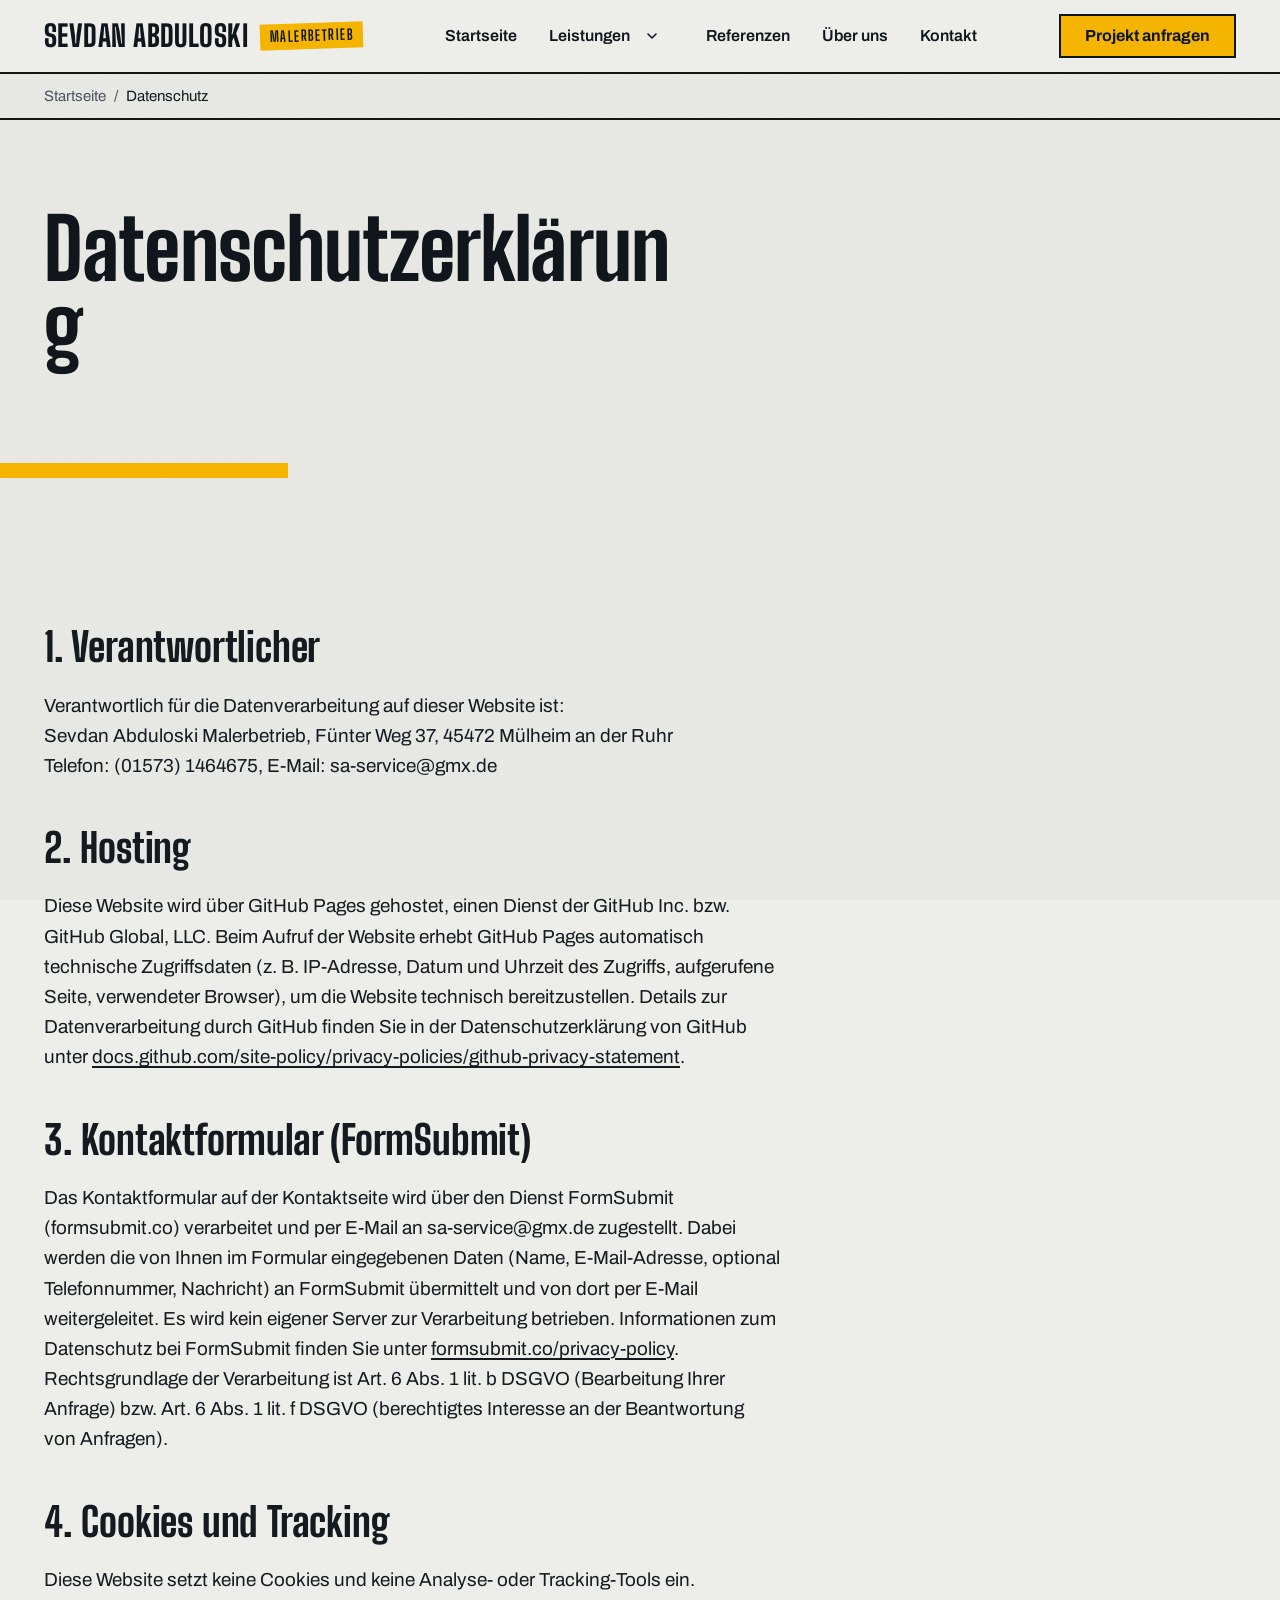
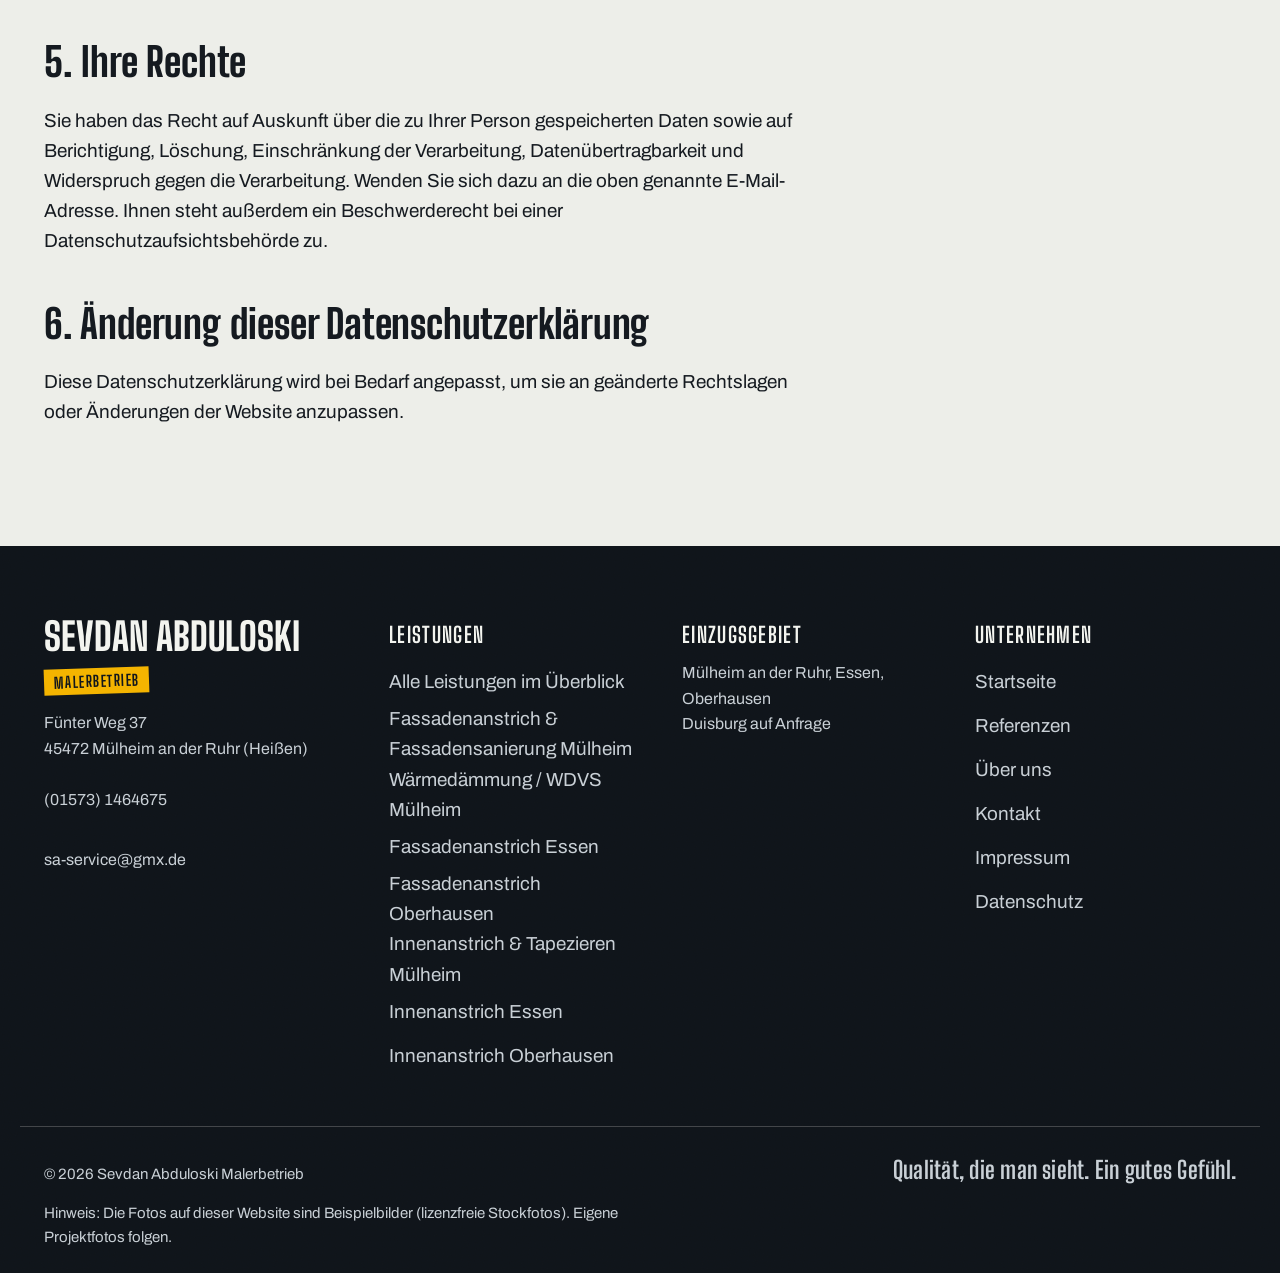
<file: datenschutz.html>
<!DOCTYPE html>
<html lang="de">
<head>
<!-- SITE_BASE_URL: https://daiworld450.github.io/malerbetrieb-abduloski/ (bei eigener Domain hier + in canonical/og:url ueberall ersetzen) -->
<meta charset="UTF-8">
<meta name="viewport" content="width=device-width, initial-scale=1, viewport-fit=cover, interactive-widget=resizes-content">
<meta name="theme-color" content="#EDEEE9">
<meta name="color-scheme" content="light">
<title>Datenschutz | Sevdan Abduloski Malerbetrieb</title>
<meta name="description" content="Datenschutzerklärung von Sevdan Abduloski Malerbetrieb – Hosting über GitHub Pages, Kontaktformular über FormSubmit, keine Cookies oder Tracking-Tools.">
<link rel="canonical" href="https://daiworld450.github.io/malerbetrieb-abduloski/datenschutz.html">
<link rel="icon" href="data:image/svg+xml,%3Csvg xmlns=%27http://www.w3.org/2000/svg%27 viewBox=%270 0 64 64%27%3E%3Crect width=%2764%27 height=%2764%27 rx=%2712%27 fill=%27%2311161C%27/%3E%3Ctext x=%2732%27 y=%2743%27 font-size=%2732%27 font-family=%27Arial,sans-serif%27 font-weight=%27700%27 fill=%27%23F4B400%27 text-anchor=%27middle%27%3ES%3C/text%3E%3C/svg%3E">
<meta property="og:type" content="website">
<meta property="og:title" content="Datenschutz | Sevdan Abduloski Malerbetrieb">
<meta property="og:description" content="Datenschutzerklärung von Sevdan Abduloski Malerbetrieb – Hosting über GitHub Pages, Kontaktformular über FormSubmit, keine Cookies oder Tracking-Tools.">
<meta property="og:url" content="https://daiworld450.github.io/malerbetrieb-abduloski/datenschutz.html">
<meta property="og:locale" content="de_DE">
<meta property="og:site_name" content="Sevdan Abduloski Malerbetrieb">
<meta name="twitter:card" content="summary">
<meta name="twitter:title" content="Datenschutz | Sevdan Abduloski Malerbetrieb">
<meta name="twitter:description" content="Datenschutzerklärung von Sevdan Abduloski Malerbetrieb – Hosting über GitHub Pages, Kontaktformular über FormSubmit, keine Cookies oder Tracking-Tools.">
<link rel="preload" href="fonts/big-shoulders-display-latin-wght.woff2" as="font" type="font/woff2" crossorigin>
<link rel="preload" href="fonts/archivo-latin-wght.woff2" as="font" type="font/woff2" crossorigin>
<link rel="stylesheet" href="css/style.css">
<script type="application/ld+json">
{
  "@context": "https://schema.org",
  "@type": ["HomeAndConstructionBusiness", "HousePainter"],
  "@id": "https://daiworld450.github.io/malerbetrieb-abduloski/#business",
  "name": "Sevdan Abduloski Malerbetrieb",
  "url": "https://daiworld450.github.io/malerbetrieb-abduloski/",
  "telephone": "+4915731464675",
  "email": "sa-service@gmx.de",
  "address": {
    "@type": "PostalAddress",
    "streetAddress": "Fünter Weg 37",
    "addressLocality": "Mülheim an der Ruhr",
    "postalCode": "45472",
    "addressRegion": "Nordrhein-Westfalen",
    "addressCountry": "DE"
  },
  "areaServed": [
    { "@type": "City", "name": "Mülheim an der Ruhr" },
    { "@type": "City", "name": "Essen" },
    { "@type": "City", "name": "Oberhausen" }
  ]
}
</script>
</head>
<body data-rolle="wand">
<a class="skip-link" href="#main">Zum Inhalt springen</a>
<header class="site-header">
  <div class="container header-inner">
    <a href="index.html" class="logo">
      <span class="logo-name">Sevdan Abduloski</span>
      <span class="logo-sub">Malerbetrieb</span>
    </a>
    <nav class="main-nav" id="main-nav">
      <ul>
        <li><a href="index.html">Startseite</a></li>
        <li class="has-dropdown">
          <a href="leistungen/index.html" class="dropdown-toggle">Leistungen</a>
          <button type="button" class="dropdown-caret" aria-expanded="false" aria-controls="leistungen-dropdown" aria-label="Leistungen-Unterseiten anzeigen">
            <svg width="12" height="12" viewBox="0 0 12 12" aria-hidden="true"><path d="M2 4l4 4 4-4" fill="none" stroke="currentColor" stroke-width="1.6" stroke-linecap="round" stroke-linejoin="round"/></svg>
          </button>
          <ul class="dropdown" id="leistungen-dropdown">
              <li><a href="leistungen/index.html">Alle Leistungen im Überblick</a></li>
              <li class="dropdown-label" role="presentation">Leistungen in Mülheim</li>
              <li><a href="leistungen/fassadenanstrich-fassadensanierung-muelheim.html">Fassadenanstrich &amp; Fassadensanierung</a></li>
              <li><a href="leistungen/waermedaemmung-wdvs-muelheim.html">Wärmedämmung / WDVS</a></li>
              <li><a href="leistungen/innenanstrich-tapezieren-muelheim.html">Innenanstrich &amp; Tapezieren</a></li>
              <li class="dropdown-label" role="presentation">Auch in</li>
              <li class="dropdown-row"><span class="dropdown-row__place">Essen</span><a href="leistungen/fassadenanstrich-essen.html" aria-label="Fassadenanstrich Essen">Fassade</a><a href="leistungen/innenanstrich-essen.html" aria-label="Innenanstrich Essen">Innenraum</a></li>
              <li class="dropdown-row"><span class="dropdown-row__place">Oberhausen</span><a href="leistungen/fassadenanstrich-oberhausen.html" aria-label="Fassadenanstrich Oberhausen">Fassade</a><a href="leistungen/innenanstrich-oberhausen.html" aria-label="Innenanstrich Oberhausen">Innenraum</a></li>
          </ul>
        </li>
        <li><a href="referenzen.html">Referenzen</a></li>
        <li><a href="ueber-uns.html">Über uns</a></li>
        <li><a href="kontakt.html">Kontakt</a></li>
        <li class="nav-cta-mobile"><a href="kontakt.html" class="btn btn-accent"><svg class="icon-arrow" width="18" height="18" viewBox="0 0 24 24" fill="none" stroke="currentColor" stroke-width="1.8" stroke-linecap="round" stroke-linejoin="round" aria-hidden="true"><path d="M4 12h16M13 5l7 7-7 7"/></svg> Projekt anfragen</a></li>
      </ul>
    </nav>
    <a href="kontakt.html" class="btn btn-accent header-cta">Projekt anfragen</a>
    <button type="button" class="hamburger" id="hamburger" aria-label="Menü öffnen" aria-expanded="false" aria-controls="main-nav">
      <span></span><span></span><span></span>
    </button>
  </div>
</header>
<main id="main">

<nav class="breadcrumb" aria-label="Breadcrumb"><ol><li><a href="index.html">Startseite</a></li><li aria-current="page">Datenschutz</li></ol></nav>
<script type="application/ld+json">{"@context":"https://schema.org","@type":"BreadcrumbList","itemListElement":[{"@type":"ListItem","position":1,"name":"Startseite","item":"https://daiworld450.github.io/malerbetrieb-abduloski/index.html"},{"@type":"ListItem","position":2,"name":"Datenschutz"}]}</script>

<section class="page-hero page-hero--narrow page-hero--wand">
  <div class="container"><h1>Datenschutzerklärung</h1></div>
</section>
<section class="section legal-text">
  <div class="container">
    <h2>1. Verantwortlicher</h2>
    <p>Verantwortlich für die Datenverarbeitung auf dieser Website ist:<br>
    Sevdan Abduloski Malerbetrieb, Fünter Weg 37, 45472 Mülheim an der Ruhr<br>
    Telefon: (01573) 1464675, E-Mail: sa-service@gmx.de</p>

    <h2>2. Hosting</h2>
    <p>Diese Website wird über GitHub Pages gehostet, einen Dienst der GitHub Inc. bzw. GitHub Global,
    LLC. Beim Aufruf der Website erhebt GitHub Pages automatisch technische Zugriffsdaten (z. B.
    IP-Adresse, Datum und Uhrzeit des Zugriffs, aufgerufene Seite, verwendeter Browser), um die Website
    technisch bereitzustellen. Details zur Datenverarbeitung durch GitHub finden Sie in der Datenschutzerklärung
    von GitHub unter <a href="https://docs.github.com/site-policy/privacy-policies/github-privacy-statement" target="_blank" rel="noopener noreferrer">docs.github.com/site-policy/privacy-policies/github-privacy-statement</a>.</p>

    <h2>3. Kontaktformular (FormSubmit)</h2>
    <p>Das Kontaktformular auf der Kontaktseite wird über den Dienst FormSubmit (formsubmit.co)
    verarbeitet und per E-Mail an sa-service@gmx.de zugestellt. Dabei werden die von Ihnen im Formular
    eingegebenen Daten (Name, E-Mail-Adresse, optional Telefonnummer, Nachricht) an FormSubmit
    übermittelt und von dort per E-Mail weitergeleitet. Es wird kein eigener Server zur Verarbeitung
    betrieben. Informationen zum Datenschutz bei FormSubmit finden Sie unter
    <a href="https://formsubmit.co/privacy-policy" target="_blank" rel="noopener noreferrer">formsubmit.co/privacy-policy</a>.
    Rechtsgrundlage der Verarbeitung ist Art. 6 Abs. 1 lit. b DSGVO (Bearbeitung Ihrer Anfrage) bzw.
    Art. 6 Abs. 1 lit. f DSGVO (berechtigtes Interesse an der Beantwortung von Anfragen).</p>

    <h2>4. Cookies und Tracking</h2>
    <p>Diese Website setzt keine Cookies und keine Analyse- oder Tracking-Tools ein.</p>

    <h2>5. Ihre Rechte</h2>
    <p>Sie haben das Recht auf Auskunft über die zu Ihrer Person gespeicherten Daten sowie auf
    Berichtigung, Löschung, Einschränkung der Verarbeitung, Datenübertragbarkeit und Widerspruch gegen
    die Verarbeitung. Wenden Sie sich dazu an die oben genannte E-Mail-Adresse. Ihnen steht außerdem ein
    Beschwerderecht bei einer Datenschutzaufsichtsbehörde zu.</p>

    <h2>6. Änderung dieser Datenschutzerklärung</h2>
    <p>Diese Datenschutzerklärung wird bei Bedarf angepasst, um sie an geänderte Rechtslagen oder
    Änderungen der Website anzupassen.</p>
  </div>
</section>

</main>
<footer class="site-footer">
  <div class="container footer-inner">
    <div class="footer-col">
      <p class="footer-logo">Sevdan Abduloski<span>Malerbetrieb</span></p>
      <p>Fünter Weg 37<br>45472 Mülheim an der Ruhr (Heißen)</p>
      <p><a href="tel:+4915731464675">(01573) 1464675</a></p>
      <p><a href="mailto:sa-service@gmx.de">sa-service@gmx.de</a></p>
    </div>
    <div class="footer-col">
      <p class="footer-heading">Leistungen</p>
      <ul>
        <li><a href="leistungen/index.html">Alle Leistungen im Überblick</a></li>
        <li><a href="leistungen/fassadenanstrich-fassadensanierung-muelheim.html">Fassadenanstrich & Fassadensanierung Mülheim</a></li>
        <li><a href="leistungen/waermedaemmung-wdvs-muelheim.html">Wärmedämmung / WDVS Mülheim</a></li>
        <li><a href="leistungen/fassadenanstrich-essen.html">Fassadenanstrich Essen</a></li>
        <li><a href="leistungen/fassadenanstrich-oberhausen.html">Fassadenanstrich Oberhausen</a></li>
        <li><a href="leistungen/innenanstrich-tapezieren-muelheim.html">Innenanstrich & Tapezieren Mülheim</a></li>
        <li><a href="leistungen/innenanstrich-essen.html">Innenanstrich Essen</a></li>
        <li><a href="leistungen/innenanstrich-oberhausen.html">Innenanstrich Oberhausen</a></li>
      </ul>
    </div>
    <div class="footer-col">
      <p class="footer-heading">Einzugsgebiet</p>
      <p>Mülheim an der Ruhr, Essen, Oberhausen<br>Duisburg auf Anfrage</p>
    </div>
    <div class="footer-col">
      <p class="footer-heading">Unternehmen</p>
      <ul>
        <li><a href="index.html">Startseite</a></li>
        <li><a href="referenzen.html">Referenzen</a></li>
        <li><a href="ueber-uns.html">Über uns</a></li>
        <li><a href="kontakt.html">Kontakt</a></li>
        <li><a href="impressum.html">Impressum</a></li>
        <li><a href="datenschutz.html">Datenschutz</a></li>
      </ul>
    </div>
  </div>
  <div class="footer-bottom container">
    <p>&copy; 2026 Sevdan Abduloski Malerbetrieb</p>
    <p class="footer-tagline">Qualität, die man sieht. Ein gutes Gefühl.</p>
    <p class="footer-note">Hinweis: Die Fotos auf dieser Website sind Beispielbilder (lizenzfreie Stockfotos). Eigene Projektfotos folgen.</p>
  </div>
</footer>
<div class="mobile-action-bar" role="navigation" aria-label="Schnellkontakt">
  <a href="tel:+4915731464675" class="mobile-action-bar__item">
    <svg class="icon-phone" width="18" height="18" viewBox="0 0 24 24" fill="none" stroke="currentColor" stroke-width="2" stroke-linecap="round" stroke-linejoin="round" aria-hidden="true"><path d="M22 16.92v3a2 2 0 0 1-2.18 2 19.79 19.79 0 0 1-8.63-3.07 19.5 19.5 0 0 1-6-6 19.79 19.79 0 0 1-3.07-8.67A2 2 0 0 1 4.11 2h3a2 2 0 0 1 2 1.72 12.84 12.84 0 0 0 .7 2.81 2 2 0 0 1-.45 2.11L8.09 9.91a16 16 0 0 0 6 6l1.27-1.27a2 2 0 0 1 2.11-.45 12.84 12.84 0 0 0 2.81.7A2 2 0 0 1 22 16.92z"/></svg>
    <span>Anrufen</span>
  </a>
  <a href="https://wa.me/4915731464675" class="mobile-action-bar__item" target="_blank" rel="noopener noreferrer">
    <svg class="icon-chat" width="18" height="18" viewBox="0 0 24 24" fill="none" stroke="currentColor" stroke-width="1.8" stroke-linecap="round" stroke-linejoin="round" aria-hidden="true"><path d="M12 3C7.03 3 3 6.58 3 11c0 2.13.94 4.07 2.47 5.52L4.5 21l4.55-1.5c.94.32 1.94.5 2.95.5 4.97 0 9-3.58 9-8s-4.03-9-9-9z"/></svg>
    <span>WhatsApp</span>
  </a>
  <a href="kontakt.html" class="mobile-action-bar__item mobile-action-bar__item--accent">
    <svg class="icon-arrow" width="18" height="18" viewBox="0 0 24 24" fill="none" stroke="currentColor" stroke-width="1.8" stroke-linecap="round" stroke-linejoin="round" aria-hidden="true"><path d="M4 12h16M13 5l7 7-7 7"/></svg>
    <span>Projekt anfragen</span>
  </a>
</div>
<script src="js/main.js"></script>
</body>
</html>
</file>
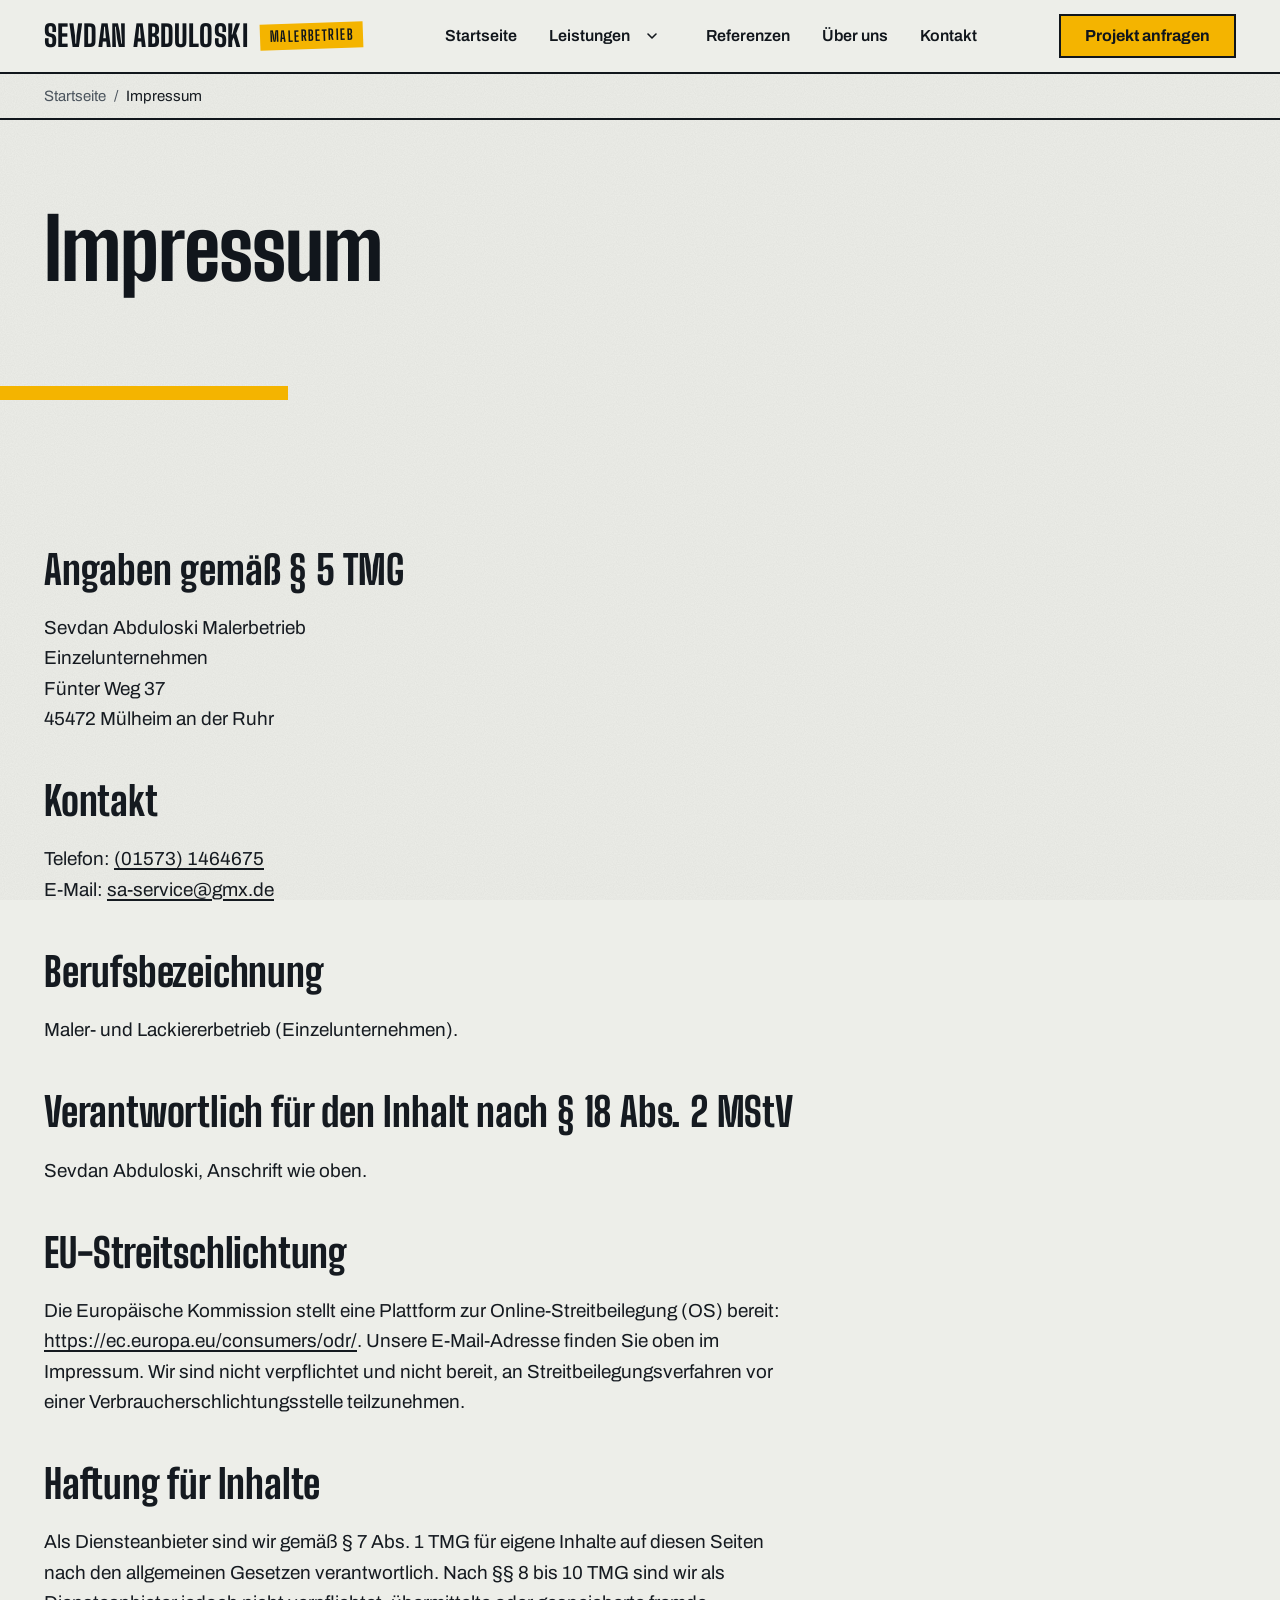
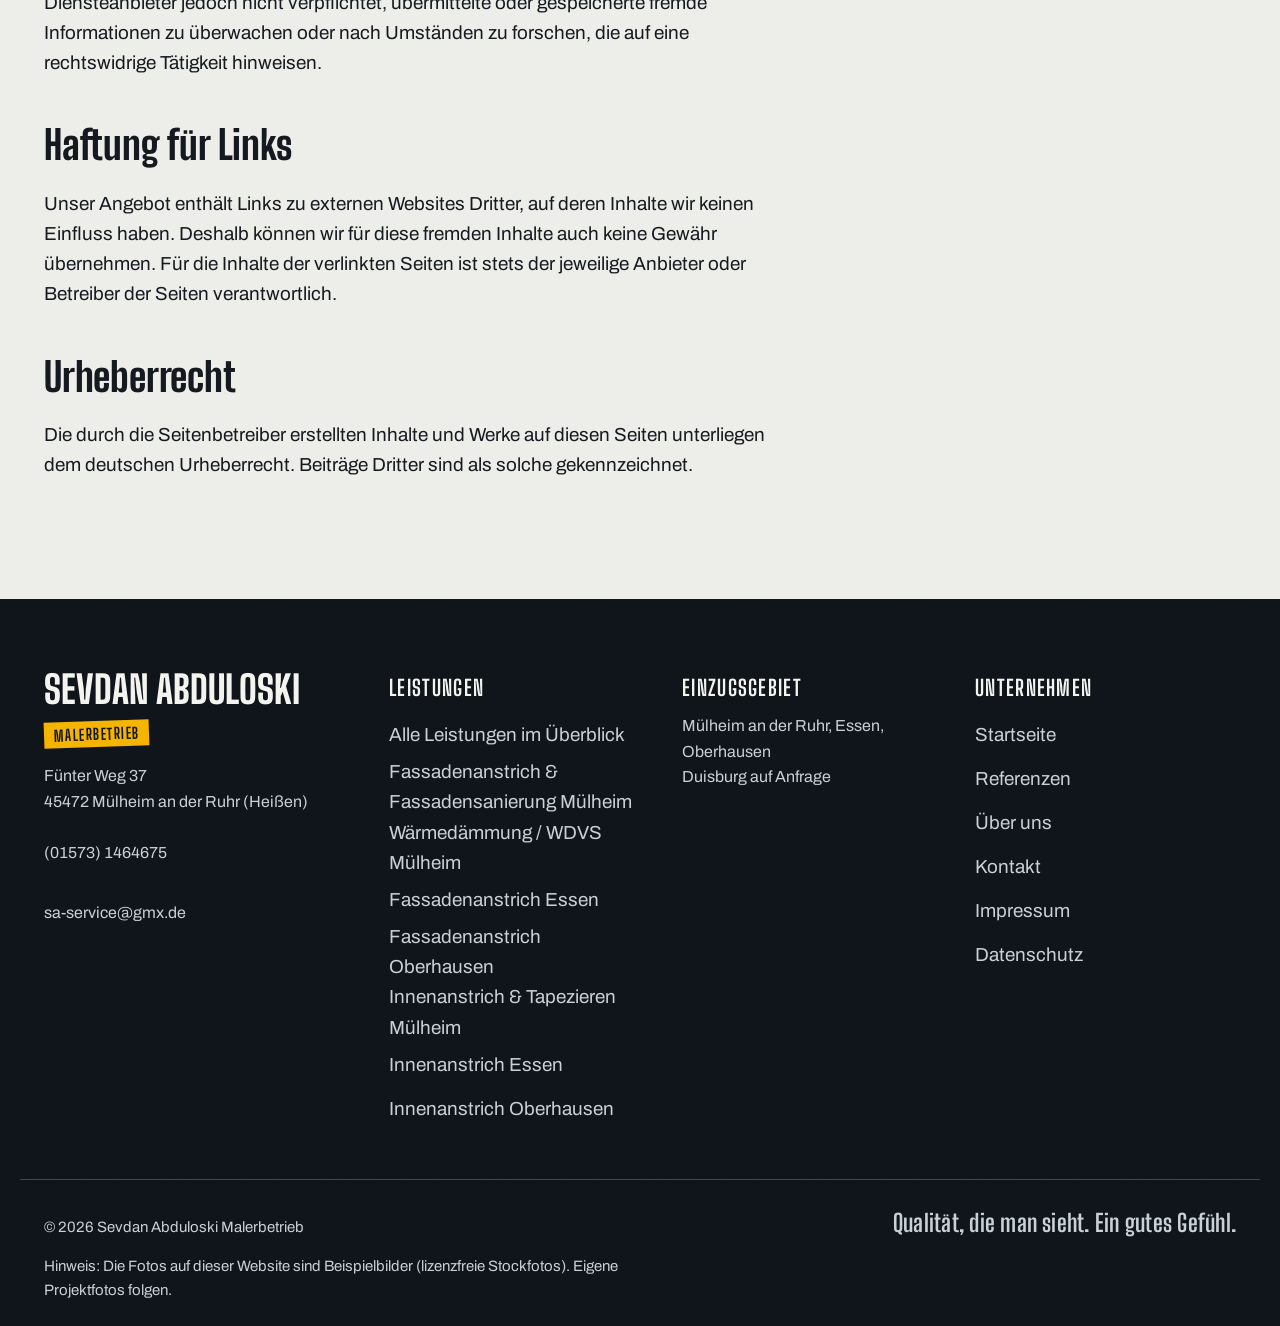
<file: impressum.html>
<!DOCTYPE html>
<html lang="de">
<head>
<!-- SITE_BASE_URL: https://daiworld450.github.io/malerbetrieb-abduloski/ (bei eigener Domain hier + in canonical/og:url ueberall ersetzen) -->
<meta charset="UTF-8">
<meta name="viewport" content="width=device-width, initial-scale=1, viewport-fit=cover, interactive-widget=resizes-content">
<meta name="theme-color" content="#EDEEE9">
<meta name="color-scheme" content="light">
<title>Impressum | Sevdan Abduloski Malerbetrieb</title>
<meta name="description" content="Impressum von Sevdan Abduloski Malerbetrieb, Mülheim an der Ruhr – Angaben gemäß § 5 TMG.">
<link rel="canonical" href="https://daiworld450.github.io/malerbetrieb-abduloski/impressum.html">
<link rel="icon" href="data:image/svg+xml,%3Csvg xmlns=%27http://www.w3.org/2000/svg%27 viewBox=%270 0 64 64%27%3E%3Crect width=%2764%27 height=%2764%27 rx=%2712%27 fill=%27%2311161C%27/%3E%3Ctext x=%2732%27 y=%2743%27 font-size=%2732%27 font-family=%27Arial,sans-serif%27 font-weight=%27700%27 fill=%27%23F4B400%27 text-anchor=%27middle%27%3ES%3C/text%3E%3C/svg%3E">
<meta property="og:type" content="website">
<meta property="og:title" content="Impressum | Sevdan Abduloski Malerbetrieb">
<meta property="og:description" content="Impressum von Sevdan Abduloski Malerbetrieb, Mülheim an der Ruhr – Angaben gemäß § 5 TMG.">
<meta property="og:url" content="https://daiworld450.github.io/malerbetrieb-abduloski/impressum.html">
<meta property="og:locale" content="de_DE">
<meta property="og:site_name" content="Sevdan Abduloski Malerbetrieb">
<meta name="twitter:card" content="summary">
<meta name="twitter:title" content="Impressum | Sevdan Abduloski Malerbetrieb">
<meta name="twitter:description" content="Impressum von Sevdan Abduloski Malerbetrieb, Mülheim an der Ruhr – Angaben gemäß § 5 TMG.">
<link rel="preload" href="fonts/big-shoulders-display-latin-wght.woff2" as="font" type="font/woff2" crossorigin>
<link rel="preload" href="fonts/archivo-latin-wght.woff2" as="font" type="font/woff2" crossorigin>
<link rel="stylesheet" href="css/style.css">
<script type="application/ld+json">
{
  "@context": "https://schema.org",
  "@type": ["HomeAndConstructionBusiness", "HousePainter"],
  "@id": "https://daiworld450.github.io/malerbetrieb-abduloski/#business",
  "name": "Sevdan Abduloski Malerbetrieb",
  "url": "https://daiworld450.github.io/malerbetrieb-abduloski/",
  "telephone": "+4915731464675",
  "email": "sa-service@gmx.de",
  "address": {
    "@type": "PostalAddress",
    "streetAddress": "Fünter Weg 37",
    "addressLocality": "Mülheim an der Ruhr",
    "postalCode": "45472",
    "addressRegion": "Nordrhein-Westfalen",
    "addressCountry": "DE"
  },
  "areaServed": [
    { "@type": "City", "name": "Mülheim an der Ruhr" },
    { "@type": "City", "name": "Essen" },
    { "@type": "City", "name": "Oberhausen" }
  ]
}
</script>
</head>
<body data-rolle="wand">
<a class="skip-link" href="#main">Zum Inhalt springen</a>
<header class="site-header">
  <div class="container header-inner">
    <a href="index.html" class="logo">
      <span class="logo-name">Sevdan Abduloski</span>
      <span class="logo-sub">Malerbetrieb</span>
    </a>
    <nav class="main-nav" id="main-nav">
      <ul>
        <li><a href="index.html">Startseite</a></li>
        <li class="has-dropdown">
          <a href="leistungen/index.html" class="dropdown-toggle">Leistungen</a>
          <button type="button" class="dropdown-caret" aria-expanded="false" aria-controls="leistungen-dropdown" aria-label="Leistungen-Unterseiten anzeigen">
            <svg width="12" height="12" viewBox="0 0 12 12" aria-hidden="true"><path d="M2 4l4 4 4-4" fill="none" stroke="currentColor" stroke-width="1.6" stroke-linecap="round" stroke-linejoin="round"/></svg>
          </button>
          <ul class="dropdown" id="leistungen-dropdown">
              <li><a href="leistungen/index.html">Alle Leistungen im Überblick</a></li>
              <li class="dropdown-label" role="presentation">Leistungen in Mülheim</li>
              <li><a href="leistungen/fassadenanstrich-fassadensanierung-muelheim.html">Fassadenanstrich &amp; Fassadensanierung</a></li>
              <li><a href="leistungen/waermedaemmung-wdvs-muelheim.html">Wärmedämmung / WDVS</a></li>
              <li><a href="leistungen/innenanstrich-tapezieren-muelheim.html">Innenanstrich &amp; Tapezieren</a></li>
              <li class="dropdown-label" role="presentation">Auch in</li>
              <li class="dropdown-row"><span class="dropdown-row__place">Essen</span><a href="leistungen/fassadenanstrich-essen.html" aria-label="Fassadenanstrich Essen">Fassade</a><a href="leistungen/innenanstrich-essen.html" aria-label="Innenanstrich Essen">Innenraum</a></li>
              <li class="dropdown-row"><span class="dropdown-row__place">Oberhausen</span><a href="leistungen/fassadenanstrich-oberhausen.html" aria-label="Fassadenanstrich Oberhausen">Fassade</a><a href="leistungen/innenanstrich-oberhausen.html" aria-label="Innenanstrich Oberhausen">Innenraum</a></li>
          </ul>
        </li>
        <li><a href="referenzen.html">Referenzen</a></li>
        <li><a href="ueber-uns.html">Über uns</a></li>
        <li><a href="kontakt.html">Kontakt</a></li>
        <li class="nav-cta-mobile"><a href="kontakt.html" class="btn btn-accent"><svg class="icon-arrow" width="18" height="18" viewBox="0 0 24 24" fill="none" stroke="currentColor" stroke-width="1.8" stroke-linecap="round" stroke-linejoin="round" aria-hidden="true"><path d="M4 12h16M13 5l7 7-7 7"/></svg> Projekt anfragen</a></li>
      </ul>
    </nav>
    <a href="kontakt.html" class="btn btn-accent header-cta">Projekt anfragen</a>
    <button type="button" class="hamburger" id="hamburger" aria-label="Menü öffnen" aria-expanded="false" aria-controls="main-nav">
      <span></span><span></span><span></span>
    </button>
  </div>
</header>
<main id="main">

<nav class="breadcrumb" aria-label="Breadcrumb"><ol><li><a href="index.html">Startseite</a></li><li aria-current="page">Impressum</li></ol></nav>
<script type="application/ld+json">{"@context":"https://schema.org","@type":"BreadcrumbList","itemListElement":[{"@type":"ListItem","position":1,"name":"Startseite","item":"https://daiworld450.github.io/malerbetrieb-abduloski/index.html"},{"@type":"ListItem","position":2,"name":"Impressum"}]}</script>

<section class="page-hero page-hero--narrow page-hero--wand">
  <div class="container"><h1>Impressum</h1></div>
</section>
<section class="section legal-text">
  <div class="container">
    <h2>Angaben gemäß § 5 TMG</h2>
    <p>Sevdan Abduloski Malerbetrieb<br>
    Einzelunternehmen<br>
    Fünter Weg 37<br>
    45472 Mülheim an der Ruhr</p>

    <h2>Kontakt</h2>
    <p>Telefon: <a href="tel:+4915731464675">(01573) 1464675</a><br>
    E-Mail: <a href="mailto:sa-service@gmx.de">sa-service@gmx.de</a></p>

    <h2>Berufsbezeichnung</h2>
    <p>Maler- und Lackiererbetrieb (Einzelunternehmen).</p>

    <h2>Verantwortlich für den Inhalt nach § 18 Abs. 2 MStV</h2>
    <p>Sevdan Abduloski, Anschrift wie oben.</p>

    <h2>EU-Streitschlichtung</h2>
    <p>Die Europäische Kommission stellt eine Plattform zur Online-Streitbeilegung (OS) bereit:
    <a href="https://ec.europa.eu/consumers/odr/" target="_blank" rel="noopener noreferrer">https://ec.europa.eu/consumers/odr/</a>.
    Unsere E-Mail-Adresse finden Sie oben im Impressum. Wir sind nicht verpflichtet und nicht bereit,
    an Streitbeilegungsverfahren vor einer Verbraucherschlichtungsstelle teilzunehmen.</p>

    <h2>Haftung für Inhalte</h2>
    <p>Als Diensteanbieter sind wir gemäß § 7 Abs. 1 TMG für eigene Inhalte auf diesen Seiten nach den
    allgemeinen Gesetzen verantwortlich. Nach §§ 8 bis 10 TMG sind wir als Diensteanbieter jedoch nicht
    verpflichtet, übermittelte oder gespeicherte fremde Informationen zu überwachen oder nach Umständen
    zu forschen, die auf eine rechtswidrige Tätigkeit hinweisen.</p>

    <h2>Haftung für Links</h2>
    <p>Unser Angebot enthält Links zu externen Websites Dritter, auf deren Inhalte wir keinen Einfluss
    haben. Deshalb können wir für diese fremden Inhalte auch keine Gewähr übernehmen. Für die Inhalte der
    verlinkten Seiten ist stets der jeweilige Anbieter oder Betreiber der Seiten verantwortlich.</p>

    <h2>Urheberrecht</h2>
    <p>Die durch die Seitenbetreiber erstellten Inhalte und Werke auf diesen Seiten unterliegen dem
    deutschen Urheberrecht. Beiträge Dritter sind als solche gekennzeichnet.</p>
  </div>
</section>

</main>
<footer class="site-footer">
  <div class="container footer-inner">
    <div class="footer-col">
      <p class="footer-logo">Sevdan Abduloski<span>Malerbetrieb</span></p>
      <p>Fünter Weg 37<br>45472 Mülheim an der Ruhr (Heißen)</p>
      <p><a href="tel:+4915731464675">(01573) 1464675</a></p>
      <p><a href="mailto:sa-service@gmx.de">sa-service@gmx.de</a></p>
    </div>
    <div class="footer-col">
      <p class="footer-heading">Leistungen</p>
      <ul>
        <li><a href="leistungen/index.html">Alle Leistungen im Überblick</a></li>
        <li><a href="leistungen/fassadenanstrich-fassadensanierung-muelheim.html">Fassadenanstrich & Fassadensanierung Mülheim</a></li>
        <li><a href="leistungen/waermedaemmung-wdvs-muelheim.html">Wärmedämmung / WDVS Mülheim</a></li>
        <li><a href="leistungen/fassadenanstrich-essen.html">Fassadenanstrich Essen</a></li>
        <li><a href="leistungen/fassadenanstrich-oberhausen.html">Fassadenanstrich Oberhausen</a></li>
        <li><a href="leistungen/innenanstrich-tapezieren-muelheim.html">Innenanstrich & Tapezieren Mülheim</a></li>
        <li><a href="leistungen/innenanstrich-essen.html">Innenanstrich Essen</a></li>
        <li><a href="leistungen/innenanstrich-oberhausen.html">Innenanstrich Oberhausen</a></li>
      </ul>
    </div>
    <div class="footer-col">
      <p class="footer-heading">Einzugsgebiet</p>
      <p>Mülheim an der Ruhr, Essen, Oberhausen<br>Duisburg auf Anfrage</p>
    </div>
    <div class="footer-col">
      <p class="footer-heading">Unternehmen</p>
      <ul>
        <li><a href="index.html">Startseite</a></li>
        <li><a href="referenzen.html">Referenzen</a></li>
        <li><a href="ueber-uns.html">Über uns</a></li>
        <li><a href="kontakt.html">Kontakt</a></li>
        <li><a href="impressum.html">Impressum</a></li>
        <li><a href="datenschutz.html">Datenschutz</a></li>
      </ul>
    </div>
  </div>
  <div class="footer-bottom container">
    <p>&copy; 2026 Sevdan Abduloski Malerbetrieb</p>
    <p class="footer-tagline">Qualität, die man sieht. Ein gutes Gefühl.</p>
    <p class="footer-note">Hinweis: Die Fotos auf dieser Website sind Beispielbilder (lizenzfreie Stockfotos). Eigene Projektfotos folgen.</p>
  </div>
</footer>
<div class="mobile-action-bar" role="navigation" aria-label="Schnellkontakt">
  <a href="tel:+4915731464675" class="mobile-action-bar__item">
    <svg class="icon-phone" width="18" height="18" viewBox="0 0 24 24" fill="none" stroke="currentColor" stroke-width="2" stroke-linecap="round" stroke-linejoin="round" aria-hidden="true"><path d="M22 16.92v3a2 2 0 0 1-2.18 2 19.79 19.79 0 0 1-8.63-3.07 19.5 19.5 0 0 1-6-6 19.79 19.79 0 0 1-3.07-8.67A2 2 0 0 1 4.11 2h3a2 2 0 0 1 2 1.72 12.84 12.84 0 0 0 .7 2.81 2 2 0 0 1-.45 2.11L8.09 9.91a16 16 0 0 0 6 6l1.27-1.27a2 2 0 0 1 2.11-.45 12.84 12.84 0 0 0 2.81.7A2 2 0 0 1 22 16.92z"/></svg>
    <span>Anrufen</span>
  </a>
  <a href="https://wa.me/4915731464675" class="mobile-action-bar__item" target="_blank" rel="noopener noreferrer">
    <svg class="icon-chat" width="18" height="18" viewBox="0 0 24 24" fill="none" stroke="currentColor" stroke-width="1.8" stroke-linecap="round" stroke-linejoin="round" aria-hidden="true"><path d="M12 3C7.03 3 3 6.58 3 11c0 2.13.94 4.07 2.47 5.52L4.5 21l4.55-1.5c.94.32 1.94.5 2.95.5 4.97 0 9-3.58 9-8s-4.03-9-9-9z"/></svg>
    <span>WhatsApp</span>
  </a>
  <a href="kontakt.html" class="mobile-action-bar__item mobile-action-bar__item--accent">
    <svg class="icon-arrow" width="18" height="18" viewBox="0 0 24 24" fill="none" stroke="currentColor" stroke-width="1.8" stroke-linecap="round" stroke-linejoin="round" aria-hidden="true"><path d="M4 12h16M13 5l7 7-7 7"/></svg>
    <span>Projekt anfragen</span>
  </a>
</div>
<script src="js/main.js"></script>
</body>
</html>
</file>
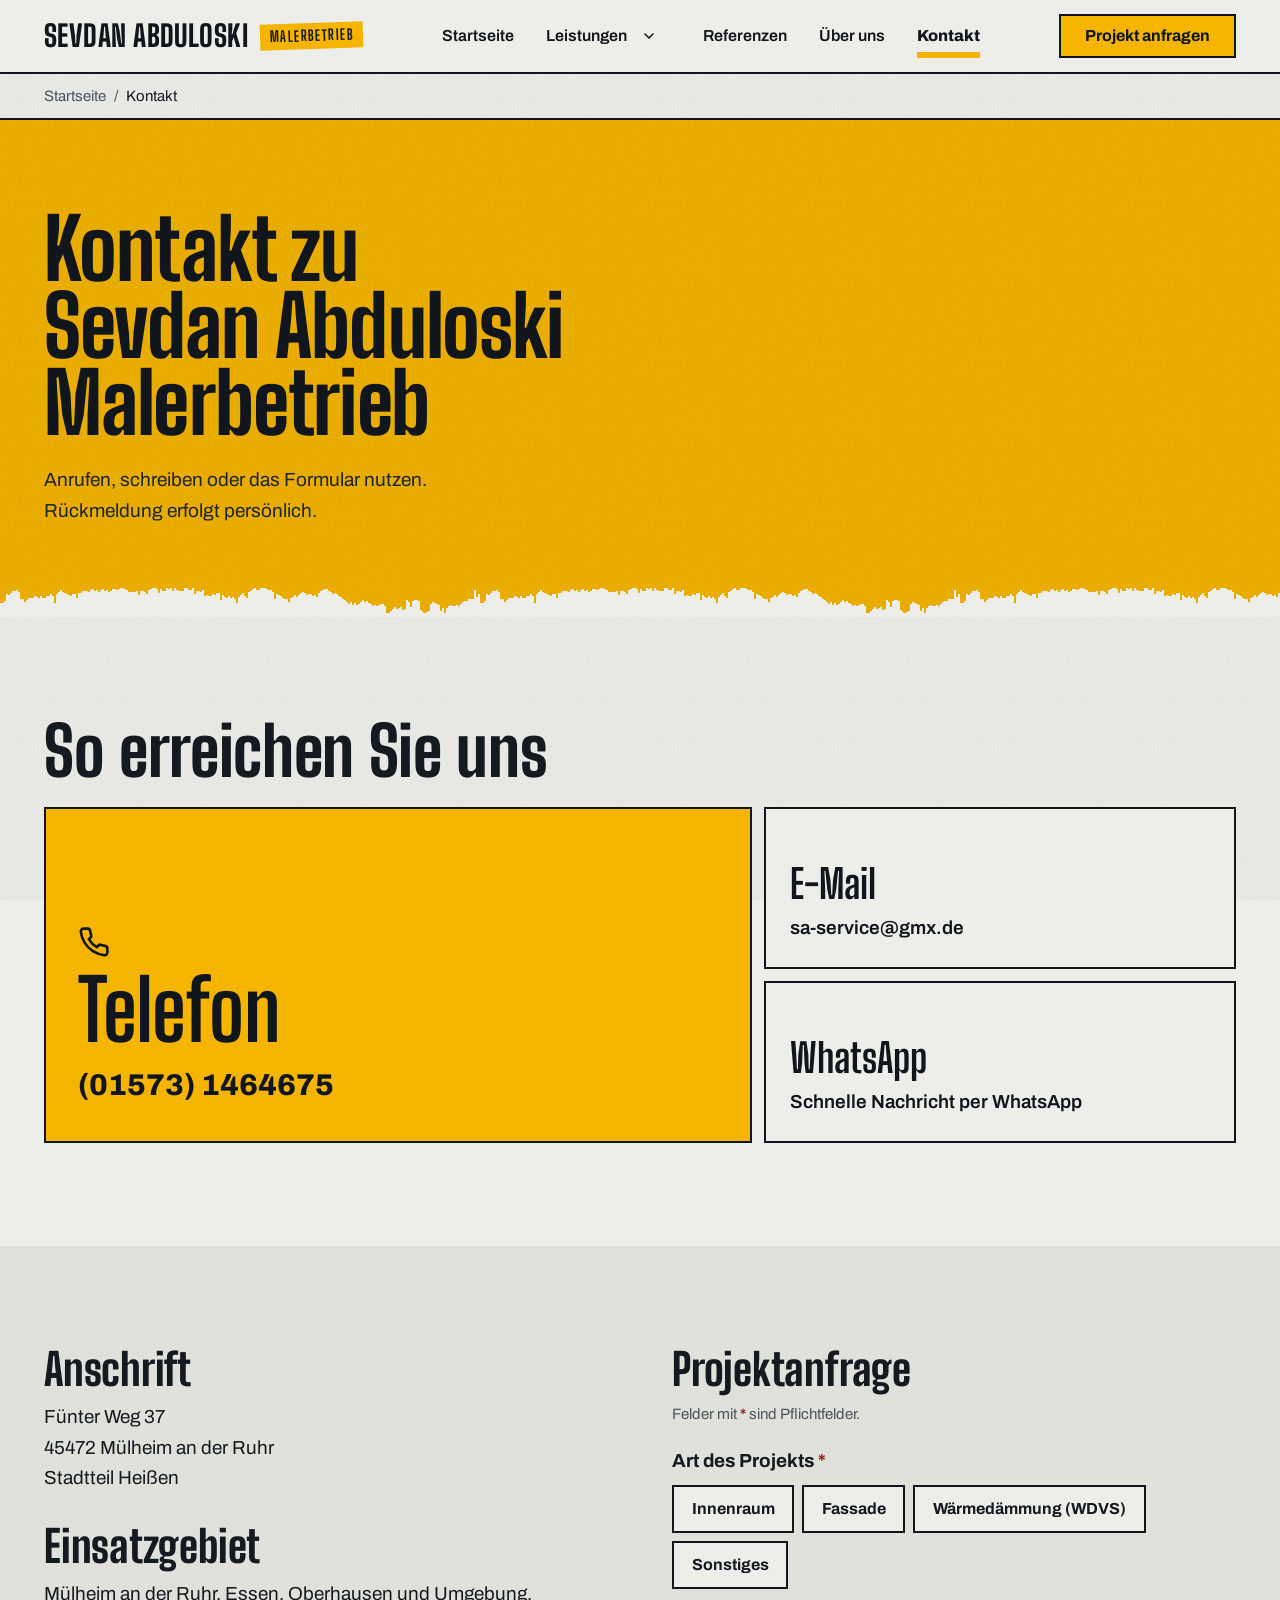
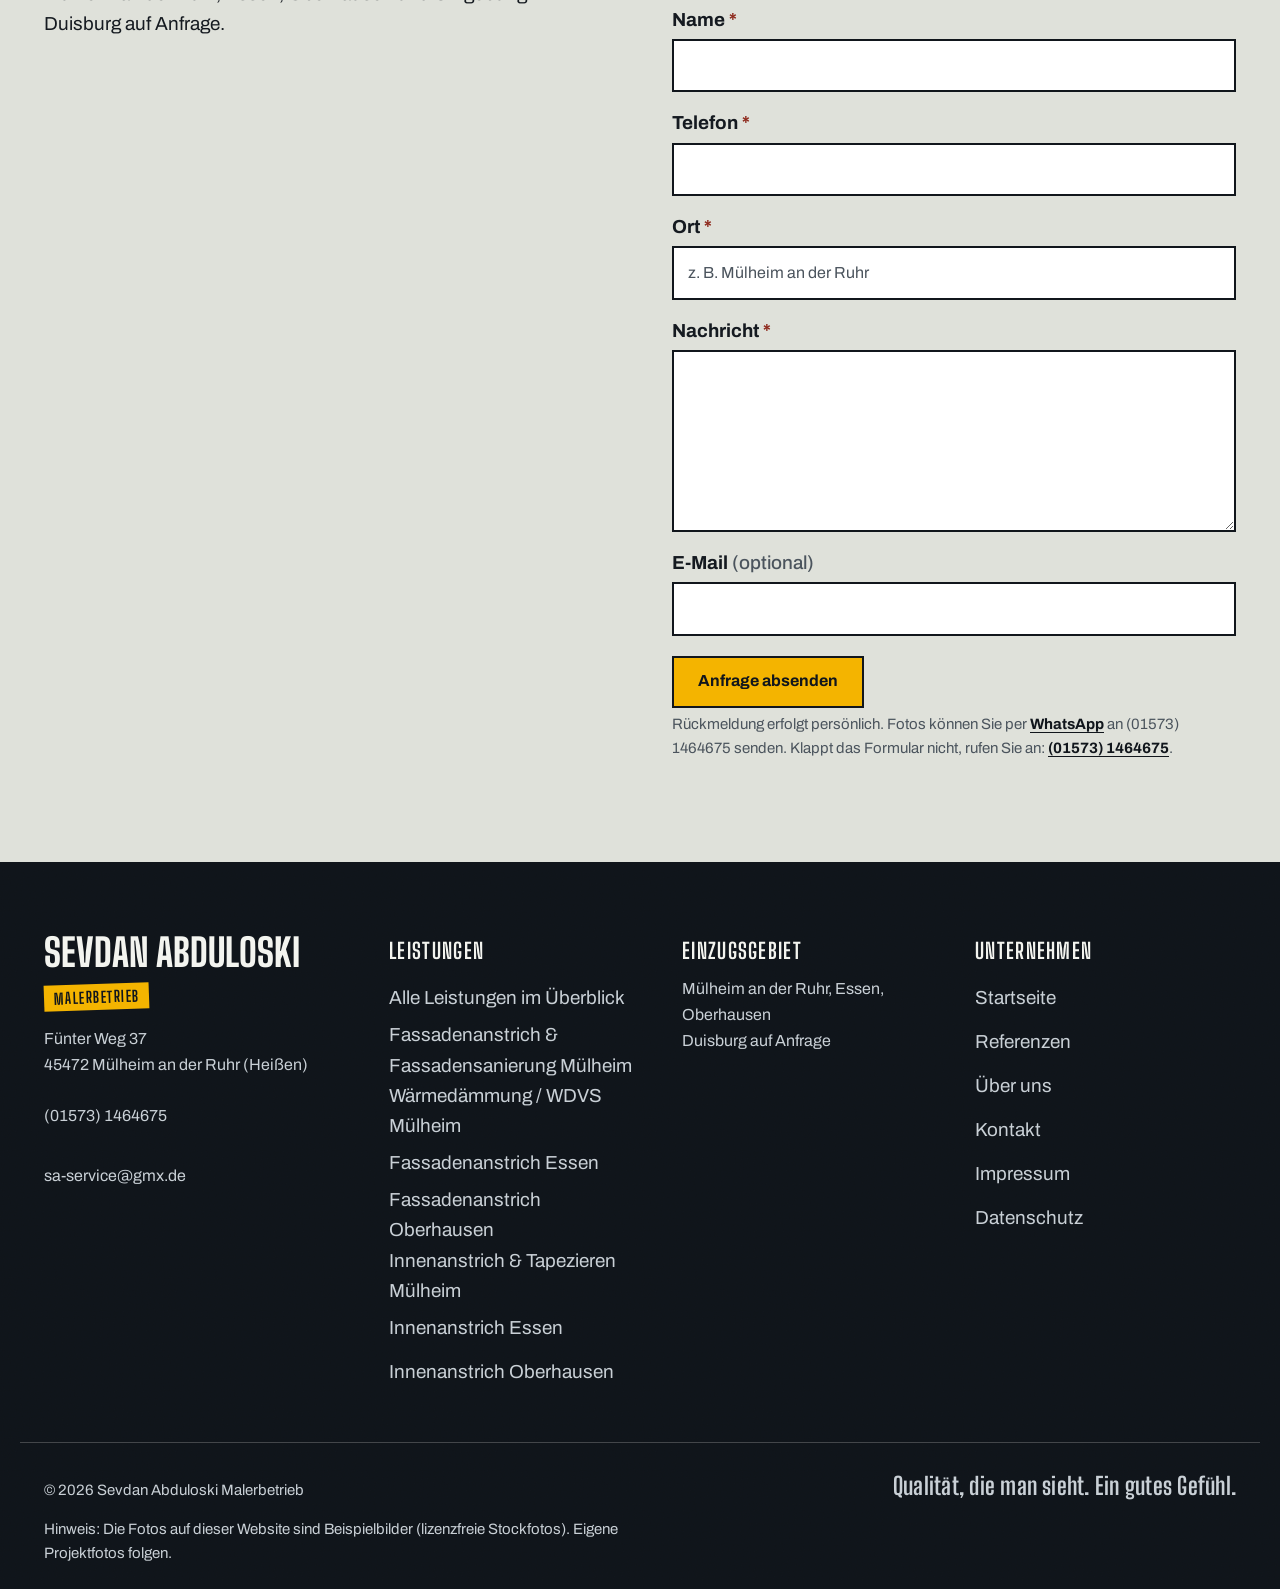
<file: kontakt.html>
<!DOCTYPE html>
<html lang="de">
<head>
<!-- SITE_BASE_URL: https://daiworld450.github.io/malerbetrieb-abduloski/ (bei eigener Domain hier + in canonical/og:url ueberall ersetzen) -->
<meta charset="UTF-8">
<meta name="viewport" content="width=device-width, initial-scale=1, viewport-fit=cover, interactive-widget=resizes-content">
<meta name="theme-color" content="#EDEEE9">
<meta name="color-scheme" content="light">
<title>Kontakt | Sevdan Abduloski Malerbetrieb</title>
<meta name="description" content="Kontakt zu Sevdan Abduloski Malerbetrieb in Mülheim an der Ruhr: Telefon, E-Mail, WhatsApp und Kontaktformular für Anfragen aus Mülheim, Essen und Oberhausen.">
<link rel="canonical" href="https://daiworld450.github.io/malerbetrieb-abduloski/kontakt.html">
<link rel="icon" href="data:image/svg+xml,%3Csvg xmlns=%27http://www.w3.org/2000/svg%27 viewBox=%270 0 64 64%27%3E%3Crect width=%2764%27 height=%2764%27 rx=%2712%27 fill=%27%2311161C%27/%3E%3Ctext x=%2732%27 y=%2743%27 font-size=%2732%27 font-family=%27Arial,sans-serif%27 font-weight=%27700%27 fill=%27%23F4B400%27 text-anchor=%27middle%27%3ES%3C/text%3E%3C/svg%3E">
<meta property="og:type" content="website">
<meta property="og:title" content="Kontakt | Sevdan Abduloski Malerbetrieb">
<meta property="og:description" content="Kontakt zu Sevdan Abduloski Malerbetrieb in Mülheim an der Ruhr: Telefon, E-Mail, WhatsApp und Kontaktformular für Anfragen aus Mülheim, Essen und Oberhausen.">
<meta property="og:url" content="https://daiworld450.github.io/malerbetrieb-abduloski/kontakt.html">
<meta property="og:locale" content="de_DE">
<meta property="og:site_name" content="Sevdan Abduloski Malerbetrieb">
<meta name="twitter:card" content="summary">
<meta name="twitter:title" content="Kontakt | Sevdan Abduloski Malerbetrieb">
<meta name="twitter:description" content="Kontakt zu Sevdan Abduloski Malerbetrieb in Mülheim an der Ruhr: Telefon, E-Mail, WhatsApp und Kontaktformular für Anfragen aus Mülheim, Essen und Oberhausen.">
<link rel="preload" href="fonts/big-shoulders-display-latin-wght.woff2" as="font" type="font/woff2" crossorigin>
<link rel="preload" href="fonts/archivo-latin-wght.woff2" as="font" type="font/woff2" crossorigin>
<link rel="stylesheet" href="css/style.css">
<script type="application/ld+json">
{
  "@context": "https://schema.org",
  "@type": ["HomeAndConstructionBusiness", "HousePainter"],
  "@id": "https://daiworld450.github.io/malerbetrieb-abduloski/#business",
  "name": "Sevdan Abduloski Malerbetrieb",
  "url": "https://daiworld450.github.io/malerbetrieb-abduloski/",
  "telephone": "+4915731464675",
  "email": "sa-service@gmx.de",
  "address": {
    "@type": "PostalAddress",
    "streetAddress": "Fünter Weg 37",
    "addressLocality": "Mülheim an der Ruhr",
    "postalCode": "45472",
    "addressRegion": "Nordrhein-Westfalen",
    "addressCountry": "DE"
  },
  "areaServed": [
    { "@type": "City", "name": "Mülheim an der Ruhr" },
    { "@type": "City", "name": "Essen" },
    { "@type": "City", "name": "Oberhausen" }
  ]
}
</script>
</head>
<body data-rolle="gold">
<a class="skip-link" href="#main">Zum Inhalt springen</a>
<header class="site-header">
  <div class="container header-inner">
    <a href="index.html" class="logo">
      <span class="logo-name">Sevdan Abduloski</span>
      <span class="logo-sub">Malerbetrieb</span>
    </a>
    <nav class="main-nav" id="main-nav">
      <ul>
        <li><a href="index.html">Startseite</a></li>
        <li class="has-dropdown">
          <a href="leistungen/index.html" class="dropdown-toggle">Leistungen</a>
          <button type="button" class="dropdown-caret" aria-expanded="false" aria-controls="leistungen-dropdown" aria-label="Leistungen-Unterseiten anzeigen">
            <svg width="12" height="12" viewBox="0 0 12 12" aria-hidden="true"><path d="M2 4l4 4 4-4" fill="none" stroke="currentColor" stroke-width="1.6" stroke-linecap="round" stroke-linejoin="round"/></svg>
          </button>
          <ul class="dropdown" id="leistungen-dropdown">
              <li><a href="leistungen/index.html">Alle Leistungen im Überblick</a></li>
              <li class="dropdown-label" role="presentation">Leistungen in Mülheim</li>
              <li><a href="leistungen/fassadenanstrich-fassadensanierung-muelheim.html">Fassadenanstrich &amp; Fassadensanierung</a></li>
              <li><a href="leistungen/waermedaemmung-wdvs-muelheim.html">Wärmedämmung / WDVS</a></li>
              <li><a href="leistungen/innenanstrich-tapezieren-muelheim.html">Innenanstrich &amp; Tapezieren</a></li>
              <li class="dropdown-label" role="presentation">Auch in</li>
              <li class="dropdown-row"><span class="dropdown-row__place">Essen</span><a href="leistungen/fassadenanstrich-essen.html" aria-label="Fassadenanstrich Essen">Fassade</a><a href="leistungen/innenanstrich-essen.html" aria-label="Innenanstrich Essen">Innenraum</a></li>
              <li class="dropdown-row"><span class="dropdown-row__place">Oberhausen</span><a href="leistungen/fassadenanstrich-oberhausen.html" aria-label="Fassadenanstrich Oberhausen">Fassade</a><a href="leistungen/innenanstrich-oberhausen.html" aria-label="Innenanstrich Oberhausen">Innenraum</a></li>
          </ul>
        </li>
        <li><a href="referenzen.html">Referenzen</a></li>
        <li><a href="ueber-uns.html">Über uns</a></li>
        <li><a href="kontakt.html" class="is-active" aria-current="page">Kontakt</a></li>
        <li class="nav-cta-mobile"><a href="kontakt.html" class="btn btn-accent"><svg class="icon-arrow" width="18" height="18" viewBox="0 0 24 24" fill="none" stroke="currentColor" stroke-width="1.8" stroke-linecap="round" stroke-linejoin="round" aria-hidden="true"><path d="M4 12h16M13 5l7 7-7 7"/></svg> Projekt anfragen</a></li>
      </ul>
    </nav>
    <a href="kontakt.html" class="btn btn-accent header-cta">Projekt anfragen</a>
    <button type="button" class="hamburger" id="hamburger" aria-label="Menü öffnen" aria-expanded="false" aria-controls="main-nav">
      <span></span><span></span><span></span>
    </button>
  </div>
</header>
<main id="main">

<nav class="breadcrumb" aria-label="Breadcrumb"><ol><li><a href="index.html">Startseite</a></li><li aria-current="page">Kontakt</li></ol></nav>
<script type="application/ld+json">{"@context":"https://schema.org","@type":"BreadcrumbList","itemListElement":[{"@type":"ListItem","position":1,"name":"Startseite","item":"https://daiworld450.github.io/malerbetrieb-abduloski/index.html"},{"@type":"ListItem","position":2,"name":"Kontakt"}]}</script>

<section class="page-hero page-hero--narrow page-hero--gold page-hero--kante">
  <div class="container">
    <h1>Kontakt zu Sevdan Abduloski Malerbetrieb</h1>
    <p class="hero-lead">Anrufen, schreiben oder das Formular nutzen. Rückmeldung erfolgt persönlich.</p>
  </div>
</section>

<section class="section">
  <div class="container">
    <h2>So erreichen Sie uns</h2>
    <div class="contact-card-grid">
      <a href="tel:+4915731464675" class="contact-card">
        <svg width="28" height="28" viewBox="0 0 24 24" fill="none" stroke="currentColor" stroke-width="2" stroke-linecap="round" stroke-linejoin="round" aria-hidden="true"><path d="M22 16.92v3a2 2 0 0 1-2.18 2 19.79 19.79 0 0 1-8.63-3.07 19.5 19.5 0 0 1-6-6 19.79 19.79 0 0 1-3.07-8.67A2 2 0 0 1 4.11 2h3a2 2 0 0 1 2 1.72 12.84 12.84 0 0 0 .7 2.81 2 2 0 0 1-.45 2.11L8.09 9.91a16 16 0 0 0 6 6l1.27-1.27a2 2 0 0 1 2.11-.45 12.84 12.84 0 0 0 2.81.7A2 2 0 0 1 22 16.92z"/></svg>
        <h3>Telefon</h3>
        <p>(01573) 1464675</p>
      </a>
      <a href="mailto:sa-service@gmx.de" class="contact-card">
        <svg width="28" height="28" viewBox="0 0 24 24" fill="none" stroke="currentColor" stroke-width="2" stroke-linecap="round" stroke-linejoin="round" aria-hidden="true"><rect x="3" y="5" width="18" height="14" rx="2"/><path d="M3 7l9 6 9-6"/></svg>
        <h3>E-Mail</h3>
        <p>sa-service@gmx.de</p>
      </a>
      <a href="https://wa.me/4915731464675" class="contact-card" target="_blank" rel="noopener noreferrer">
        <svg width="28" height="28" viewBox="0 0 24 24" fill="none" stroke="currentColor" stroke-width="1.8" stroke-linecap="round" stroke-linejoin="round" aria-hidden="true"><path d="M12 3C7.03 3 3 6.58 3 11c0 2.13.94 4.07 2.47 5.52L4.5 21l4.55-1.5c.94.32 1.94.5 2.95.5 4.97 0 9-3.58 9-8s-4.03-9-9-9z"/></svg>
        <h3>WhatsApp</h3>
        <p>Schnelle Nachricht per WhatsApp</p>
      </a>
    </div>
  </div>
</section>

<section class="section section-alt">
  <div class="container two-col">
    <div>
      <h2>Anschrift</h2>
      <p>Fünter Weg 37<br>45472 Mülheim an der Ruhr<br>Stadtteil Heißen</p>
      <h2>Einsatzgebiet</h2>
      <p>Mülheim an der Ruhr, Essen, Oberhausen und Umgebung. Duisburg auf Anfrage.</p>
    </div>
    <div>
      <h2>Projektanfrage</h2>
      <div id="form-status" class="form-status" role="status"></div>
      <form action="https://formsubmit.co/sa-service@gmx.de" method="POST" class="contact-form" id="anfrage-form" novalidate>
        <input type="hidden" name="_subject" value="Neue Projektanfrage über die Website">
        <input type="hidden" name="_template" value="table">
        <input type="hidden" name="_captcha" value="false">
        <input type="text" name="_honey" class="hp-field" tabindex="-1" autocomplete="off" aria-hidden="true">

        <p class="form-hint">Felder mit <span class="req" aria-hidden="true">*</span><span class="sr-only">Stern</span> sind Pflichtfelder.</p>
        <div id="form-error" class="form-error" role="alert"></div>

        <fieldset class="form-fieldset">
          <legend>Art des Projekts <span class="req" aria-hidden="true">*</span></legend>
          <div class="choice-group">
            <input type="radio" id="pa-innen" name="Projektart" value="Innenraum" required><label for="pa-innen">Innenraum</label>
            <input type="radio" id="pa-fassade" name="Projektart" value="Fassade"><label for="pa-fassade">Fassade</label>
            <input type="radio" id="pa-wdvs" name="Projektart" value="Wärmedämmung (WDVS)"><label for="pa-wdvs">Wärmedämmung (WDVS)</label>
            <input type="radio" id="pa-sonst" name="Projektart" value="Sonstiges"><label for="pa-sonst">Sonstiges</label>
          </div>
        </fieldset>

        <label for="name">Name <span class="req" aria-hidden="true">*</span></label>
        <input type="text" id="name" name="Name" autocomplete="name" required aria-required="true">

        <label for="telefon">Telefon <span class="req" aria-hidden="true">*</span></label>
        <input type="tel" id="telefon" name="Telefon" autocomplete="tel" required aria-required="true">

        <label for="ort">Ort <span class="req" aria-hidden="true">*</span></label>
        <input type="text" id="ort" name="Ort" autocomplete="address-level2" placeholder="z. B. Mülheim an der Ruhr" required aria-required="true">

        <label for="nachricht">Nachricht <span class="req" aria-hidden="true">*</span></label>
        <textarea id="nachricht" name="Nachricht" rows="6" required aria-required="true"></textarea>

        <label for="email">E-Mail <span class="optional">(optional)</span></label>
        <input type="email" id="email" name="E-Mail" autocomplete="email">

        <button type="submit" class="btn btn-accent">Anfrage absenden</button>
        <p class="form-hint">Rückmeldung erfolgt persönlich. Fotos können Sie per <a href="https://wa.me/4915731464675" target="_blank" rel="noopener noreferrer">WhatsApp</a> an (01573) 1464675 senden. Klappt das Formular nicht, rufen Sie an: <a href="tel:+4915731464675">(01573) 1464675</a>.</p>
      </form>
    </div>
  </div>
</section>

</main>
<footer class="site-footer">
  <div class="container footer-inner">
    <div class="footer-col">
      <p class="footer-logo">Sevdan Abduloski<span>Malerbetrieb</span></p>
      <p>Fünter Weg 37<br>45472 Mülheim an der Ruhr (Heißen)</p>
      <p><a href="tel:+4915731464675">(01573) 1464675</a></p>
      <p><a href="mailto:sa-service@gmx.de">sa-service@gmx.de</a></p>
    </div>
    <div class="footer-col">
      <p class="footer-heading">Leistungen</p>
      <ul>
        <li><a href="leistungen/index.html">Alle Leistungen im Überblick</a></li>
        <li><a href="leistungen/fassadenanstrich-fassadensanierung-muelheim.html">Fassadenanstrich & Fassadensanierung Mülheim</a></li>
        <li><a href="leistungen/waermedaemmung-wdvs-muelheim.html">Wärmedämmung / WDVS Mülheim</a></li>
        <li><a href="leistungen/fassadenanstrich-essen.html">Fassadenanstrich Essen</a></li>
        <li><a href="leistungen/fassadenanstrich-oberhausen.html">Fassadenanstrich Oberhausen</a></li>
        <li><a href="leistungen/innenanstrich-tapezieren-muelheim.html">Innenanstrich & Tapezieren Mülheim</a></li>
        <li><a href="leistungen/innenanstrich-essen.html">Innenanstrich Essen</a></li>
        <li><a href="leistungen/innenanstrich-oberhausen.html">Innenanstrich Oberhausen</a></li>
      </ul>
    </div>
    <div class="footer-col">
      <p class="footer-heading">Einzugsgebiet</p>
      <p>Mülheim an der Ruhr, Essen, Oberhausen<br>Duisburg auf Anfrage</p>
    </div>
    <div class="footer-col">
      <p class="footer-heading">Unternehmen</p>
      <ul>
        <li><a href="index.html">Startseite</a></li>
        <li><a href="referenzen.html">Referenzen</a></li>
        <li><a href="ueber-uns.html">Über uns</a></li>
        <li><a href="kontakt.html">Kontakt</a></li>
        <li><a href="impressum.html">Impressum</a></li>
        <li><a href="datenschutz.html">Datenschutz</a></li>
      </ul>
    </div>
  </div>
  <div class="footer-bottom container">
    <p>&copy; 2026 Sevdan Abduloski Malerbetrieb</p>
    <p class="footer-tagline">Qualität, die man sieht. Ein gutes Gefühl.</p>
    <p class="footer-note">Hinweis: Die Fotos auf dieser Website sind Beispielbilder (lizenzfreie Stockfotos). Eigene Projektfotos folgen.</p>
  </div>
</footer>
<div class="mobile-action-bar" role="navigation" aria-label="Schnellkontakt">
  <a href="tel:+4915731464675" class="mobile-action-bar__item">
    <svg class="icon-phone" width="18" height="18" viewBox="0 0 24 24" fill="none" stroke="currentColor" stroke-width="2" stroke-linecap="round" stroke-linejoin="round" aria-hidden="true"><path d="M22 16.92v3a2 2 0 0 1-2.18 2 19.79 19.79 0 0 1-8.63-3.07 19.5 19.5 0 0 1-6-6 19.79 19.79 0 0 1-3.07-8.67A2 2 0 0 1 4.11 2h3a2 2 0 0 1 2 1.72 12.84 12.84 0 0 0 .7 2.81 2 2 0 0 1-.45 2.11L8.09 9.91a16 16 0 0 0 6 6l1.27-1.27a2 2 0 0 1 2.11-.45 12.84 12.84 0 0 0 2.81.7A2 2 0 0 1 22 16.92z"/></svg>
    <span>Anrufen</span>
  </a>
  <a href="https://wa.me/4915731464675" class="mobile-action-bar__item" target="_blank" rel="noopener noreferrer">
    <svg class="icon-chat" width="18" height="18" viewBox="0 0 24 24" fill="none" stroke="currentColor" stroke-width="1.8" stroke-linecap="round" stroke-linejoin="round" aria-hidden="true"><path d="M12 3C7.03 3 3 6.58 3 11c0 2.13.94 4.07 2.47 5.52L4.5 21l4.55-1.5c.94.32 1.94.5 2.95.5 4.97 0 9-3.58 9-8s-4.03-9-9-9z"/></svg>
    <span>WhatsApp</span>
  </a>
  <a href="kontakt.html" class="mobile-action-bar__item mobile-action-bar__item--accent">
    <svg class="icon-arrow" width="18" height="18" viewBox="0 0 24 24" fill="none" stroke="currentColor" stroke-width="1.8" stroke-linecap="round" stroke-linejoin="round" aria-hidden="true"><path d="M4 12h16M13 5l7 7-7 7"/></svg>
    <span>Projekt anfragen</span>
  </a>
</div>
<script src="js/main.js"></script>
</body>
</html>
</file>
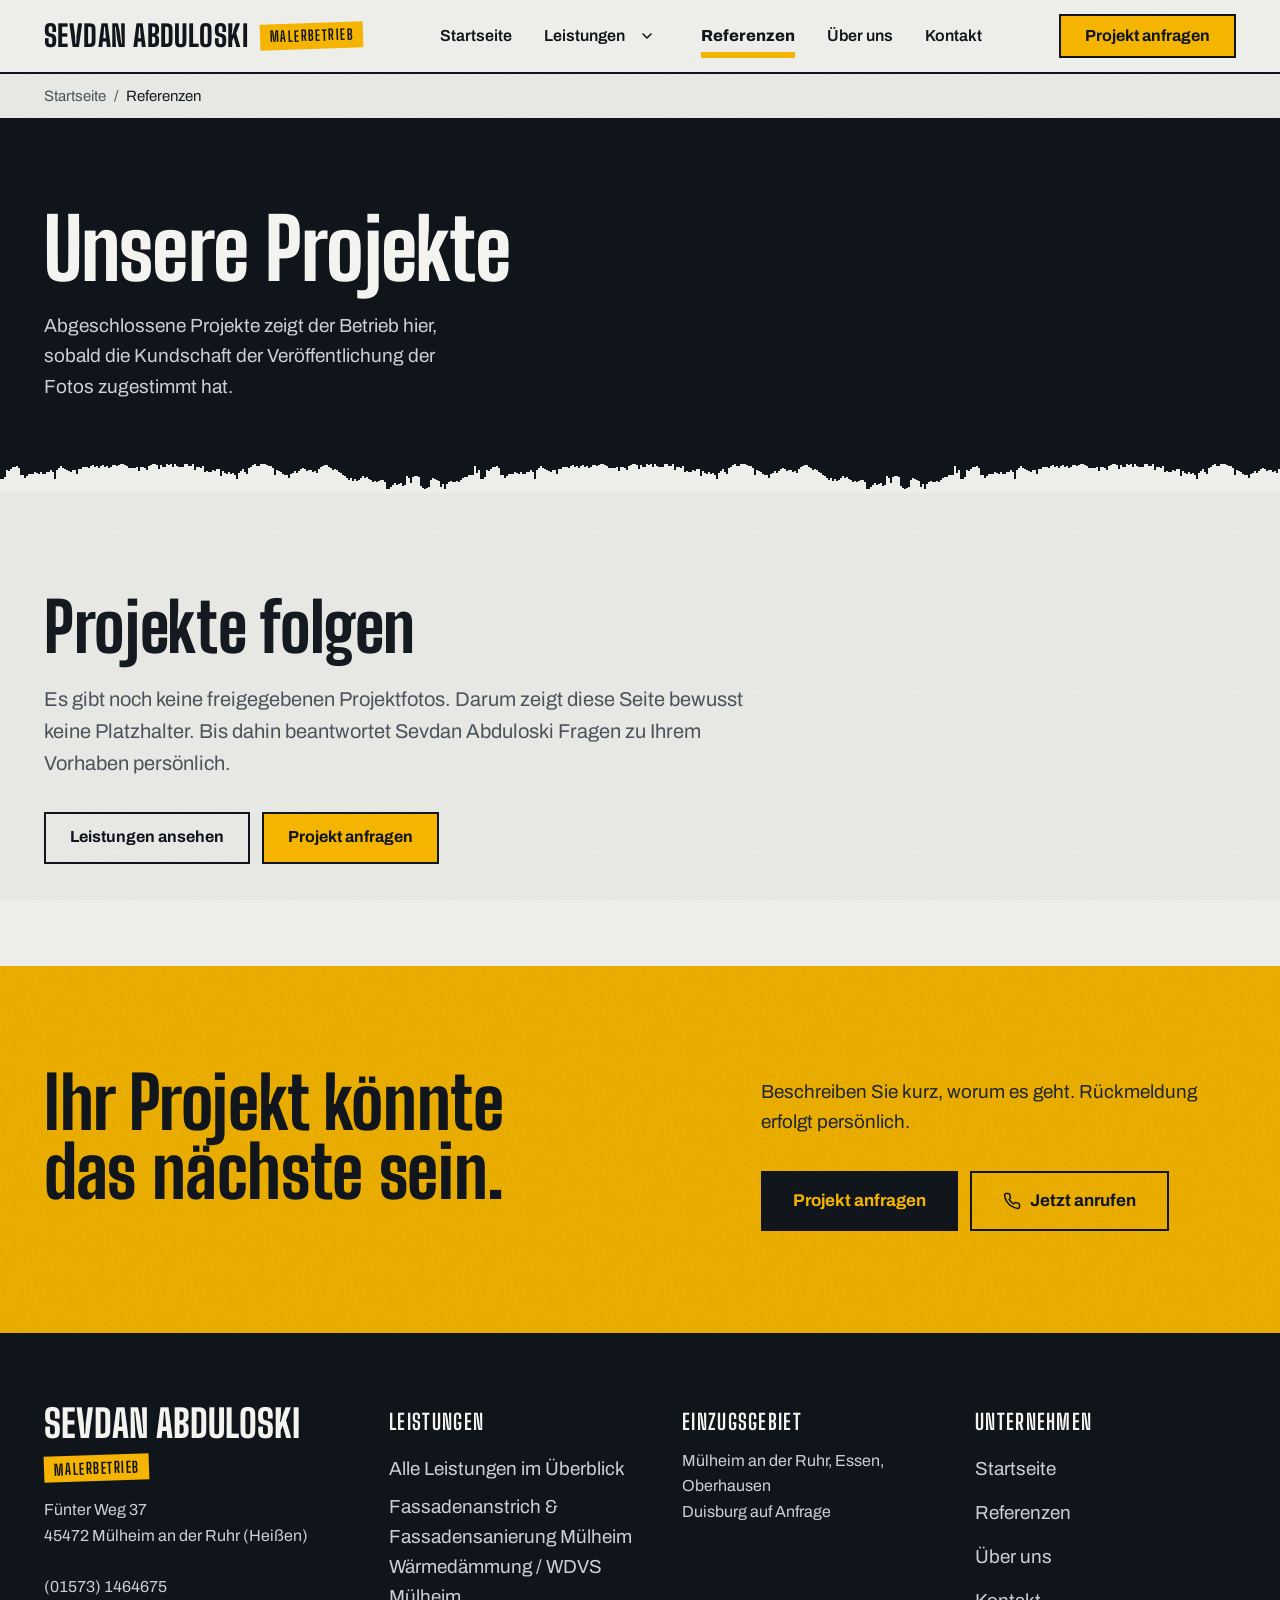
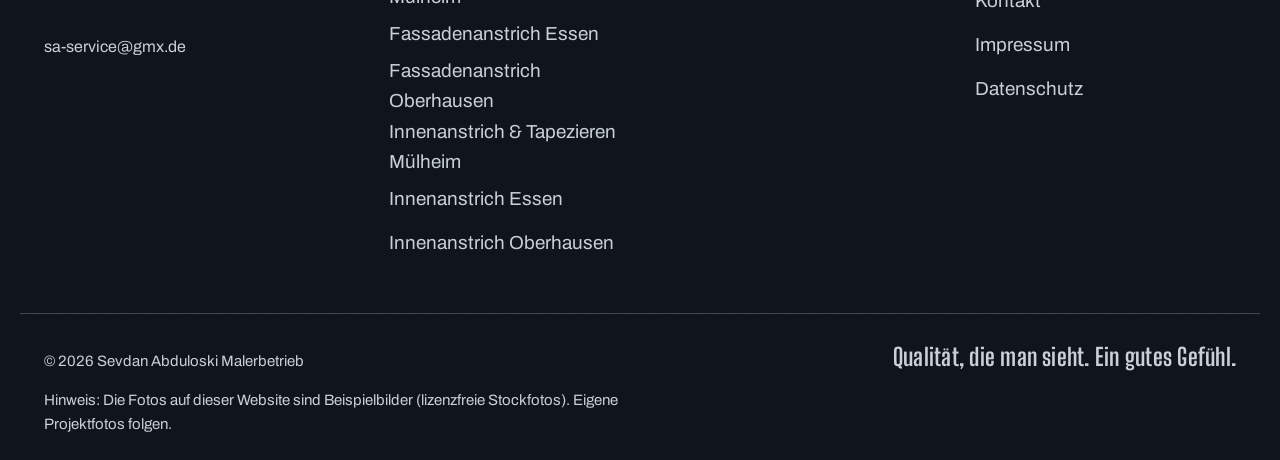
<file: referenzen.html>
<!DOCTYPE html>
<html lang="de">
<head>
<!-- SITE_BASE_URL: https://daiworld450.github.io/malerbetrieb-abduloski/ (bei eigener Domain hier + in canonical/og:url ueberall ersetzen) -->
<meta charset="UTF-8">
<meta name="viewport" content="width=device-width, initial-scale=1, viewport-fit=cover, interactive-widget=resizes-content">
<meta name="theme-color" content="#EDEEE9">
<meta name="color-scheme" content="light">
<title>Referenzen | Sevdan Abduloski Malerbetrieb</title>
<meta name="description" content="Referenzen von Sevdan Abduloski Malerbetrieb: Projekte aus Innenraum, Fassade und Wärmedämmung (WDVS) in Mülheim an der Ruhr, Essen und Oberhausen.">
<link rel="canonical" href="https://daiworld450.github.io/malerbetrieb-abduloski/referenzen.html">
<link rel="icon" href="data:image/svg+xml,%3Csvg xmlns=%27http://www.w3.org/2000/svg%27 viewBox=%270 0 64 64%27%3E%3Crect width=%2764%27 height=%2764%27 rx=%2712%27 fill=%27%2311161C%27/%3E%3Ctext x=%2732%27 y=%2743%27 font-size=%2732%27 font-family=%27Arial,sans-serif%27 font-weight=%27700%27 fill=%27%23F4B400%27 text-anchor=%27middle%27%3ES%3C/text%3E%3C/svg%3E">
<meta property="og:type" content="website">
<meta property="og:title" content="Referenzen | Sevdan Abduloski Malerbetrieb">
<meta property="og:description" content="Referenzen von Sevdan Abduloski Malerbetrieb: Projekte aus Innenraum, Fassade und Wärmedämmung (WDVS) in Mülheim an der Ruhr, Essen und Oberhausen.">
<meta property="og:url" content="https://daiworld450.github.io/malerbetrieb-abduloski/referenzen.html">
<meta property="og:locale" content="de_DE">
<meta property="og:site_name" content="Sevdan Abduloski Malerbetrieb">
<meta name="twitter:card" content="summary">
<meta name="twitter:title" content="Referenzen | Sevdan Abduloski Malerbetrieb">
<meta name="twitter:description" content="Referenzen von Sevdan Abduloski Malerbetrieb: Projekte aus Innenraum, Fassade und Wärmedämmung (WDVS) in Mülheim an der Ruhr, Essen und Oberhausen.">
<link rel="preload" href="fonts/big-shoulders-display-latin-wght.woff2" as="font" type="font/woff2" crossorigin>
<link rel="preload" href="fonts/archivo-latin-wght.woff2" as="font" type="font/woff2" crossorigin>
<link rel="stylesheet" href="css/style.css">
<script type="application/ld+json">
{
  "@context": "https://schema.org",
  "@type": ["HomeAndConstructionBusiness", "HousePainter"],
  "@id": "https://daiworld450.github.io/malerbetrieb-abduloski/#business",
  "name": "Sevdan Abduloski Malerbetrieb",
  "url": "https://daiworld450.github.io/malerbetrieb-abduloski/",
  "telephone": "+4915731464675",
  "email": "sa-service@gmx.de",
  "address": {
    "@type": "PostalAddress",
    "streetAddress": "Fünter Weg 37",
    "addressLocality": "Mülheim an der Ruhr",
    "postalCode": "45472",
    "addressRegion": "Nordrhein-Westfalen",
    "addressCountry": "DE"
  },
  "areaServed": [
    { "@type": "City", "name": "Mülheim an der Ruhr" },
    { "@type": "City", "name": "Essen" },
    { "@type": "City", "name": "Oberhausen" }
  ]
}
</script>
</head>
<body data-rolle="tinte">
<a class="skip-link" href="#main">Zum Inhalt springen</a>
<header class="site-header">
  <div class="container header-inner">
    <a href="index.html" class="logo">
      <span class="logo-name">Sevdan Abduloski</span>
      <span class="logo-sub">Malerbetrieb</span>
    </a>
    <nav class="main-nav" id="main-nav">
      <ul>
        <li><a href="index.html">Startseite</a></li>
        <li class="has-dropdown">
          <a href="leistungen/index.html" class="dropdown-toggle">Leistungen</a>
          <button type="button" class="dropdown-caret" aria-expanded="false" aria-controls="leistungen-dropdown" aria-label="Leistungen-Unterseiten anzeigen">
            <svg width="12" height="12" viewBox="0 0 12 12" aria-hidden="true"><path d="M2 4l4 4 4-4" fill="none" stroke="currentColor" stroke-width="1.6" stroke-linecap="round" stroke-linejoin="round"/></svg>
          </button>
          <ul class="dropdown" id="leistungen-dropdown">
              <li><a href="leistungen/index.html">Alle Leistungen im Überblick</a></li>
              <li class="dropdown-label" role="presentation">Leistungen in Mülheim</li>
              <li><a href="leistungen/fassadenanstrich-fassadensanierung-muelheim.html">Fassadenanstrich &amp; Fassadensanierung</a></li>
              <li><a href="leistungen/waermedaemmung-wdvs-muelheim.html">Wärmedämmung / WDVS</a></li>
              <li><a href="leistungen/innenanstrich-tapezieren-muelheim.html">Innenanstrich &amp; Tapezieren</a></li>
              <li class="dropdown-label" role="presentation">Auch in</li>
              <li class="dropdown-row"><span class="dropdown-row__place">Essen</span><a href="leistungen/fassadenanstrich-essen.html" aria-label="Fassadenanstrich Essen">Fassade</a><a href="leistungen/innenanstrich-essen.html" aria-label="Innenanstrich Essen">Innenraum</a></li>
              <li class="dropdown-row"><span class="dropdown-row__place">Oberhausen</span><a href="leistungen/fassadenanstrich-oberhausen.html" aria-label="Fassadenanstrich Oberhausen">Fassade</a><a href="leistungen/innenanstrich-oberhausen.html" aria-label="Innenanstrich Oberhausen">Innenraum</a></li>
          </ul>
        </li>
        <li><a href="referenzen.html" class="is-active" aria-current="page">Referenzen</a></li>
        <li><a href="ueber-uns.html">Über uns</a></li>
        <li><a href="kontakt.html">Kontakt</a></li>
        <li class="nav-cta-mobile"><a href="kontakt.html" class="btn btn-accent"><svg class="icon-arrow" width="18" height="18" viewBox="0 0 24 24" fill="none" stroke="currentColor" stroke-width="1.8" stroke-linecap="round" stroke-linejoin="round" aria-hidden="true"><path d="M4 12h16M13 5l7 7-7 7"/></svg> Projekt anfragen</a></li>
      </ul>
    </nav>
    <a href="kontakt.html" class="btn btn-accent header-cta">Projekt anfragen</a>
    <button type="button" class="hamburger" id="hamburger" aria-label="Menü öffnen" aria-expanded="false" aria-controls="main-nav">
      <span></span><span></span><span></span>
    </button>
  </div>
</header>
<main id="main">

<nav class="breadcrumb" aria-label="Breadcrumb"><ol><li><a href="index.html">Startseite</a></li><li aria-current="page">Referenzen</li></ol></nav>
<script type="application/ld+json">{"@context":"https://schema.org","@type":"BreadcrumbList","itemListElement":[{"@type":"ListItem","position":1,"name":"Startseite","item":"https://daiworld450.github.io/malerbetrieb-abduloski/index.html"},{"@type":"ListItem","position":2,"name":"Referenzen"}]}</script>

<section class="page-hero page-hero--narrow page-hero--feld page-hero--kante">
  <div class="container">
    <h1>Unsere Projekte</h1>
    <p class="hero-lead">Abgeschlossene Projekte zeigt der Betrieb hier, sobald die Kundschaft der Veröffentlichung der Fotos zugestimmt hat.</p>
  </div>
</section>

<section class="section">
  <div class="container">
    <h2>Projekte folgen</h2>
    <p class="section-lead">Es gibt noch keine freigegebenen Projektfotos. Darum zeigt diese Seite bewusst keine Platzhalter. Bis dahin beantwortet Sevdan Abduloski Fragen zu Ihrem Vorhaben persönlich.</p>
    <div class="btn-row">
      <a href="leistungen/index.html" class="btn btn-outline">Leistungen ansehen</a>
      <a href="kontakt.html" class="btn btn-accent">Projekt anfragen</a>
    </div>
  </div>
</section>

<!-- TODO (Design-Audit 2026-10): Beispielkarten mit Filter ausgeblendet. Durch echte Projektkarten ersetzen, sobald freigegebene Fotos vorliegen (REDAKTION-TODO.md Punkt 11). Filter-JS bleibt in js/main.js.
<section class="section">
  <div class="container">
    <div class="toggle-group" data-filter-tabs data-target="[data-project-grid]">
      <button type="button" class="toggle-btn is-active" data-filter="alle">Alle</button>
      <button type="button" class="toggle-btn" data-filter="innenraum">Innenraum</button>
      <button type="button" class="toggle-btn" data-filter="fassade">Fassade</button>
      <button type="button" class="toggle-btn" data-filter="wdvs">WDVS</button>
    </div>

    <div class="project-grid" data-project-grid>
      <a class="project-card" href="kontakt.html" data-category="innenraum">
        <div class="project-card__media">
          <picture><source type="image/webp" srcset="bilder/referenzen/innenraum-projekt-1.webp"><img src="bilder/referenzen/innenraum-projekt-1.jpg" alt="Innenraum-Projekt: heller, renovierter Raum" width="800" height="600" loading="lazy"></picture>
        </div>
        <div class="project-card__body">
          <p class="placeholder-note">Beispielbild – kein reales Projekt. Echte Referenzen folgen.</p>
        </div>
      </a>
      <a class="project-card" href="kontakt.html" data-category="innenraum">
        <div class="project-card__media">
          <picture><source type="image/webp" srcset="bilder/referenzen/innenraum-projekt-2.webp"><img src="bilder/referenzen/innenraum-projekt-2.jpg" alt="Innenraum-Projekt: sonniger Raum mit Holzboden" width="800" height="600" loading="lazy"></picture>
        </div>
        <div class="project-card__body">
          <p class="placeholder-note">Beispielbild – kein reales Projekt. Echte Referenzen folgen.</p>
        </div>
      </a>
      <a class="project-card" href="kontakt.html" data-category="fassade">
        <div class="project-card__media">
          <picture><source type="image/webp" srcset="bilder/leistungen/fassadenanstrich.webp"><img src="bilder/leistungen/fassadenanstrich.jpg" alt="Fassaden-Projekt: Fassadenanstrich an einem Wohnhaus" width="800" height="600" loading="lazy"></picture>
        </div>
        <div class="project-card__body">
          <p class="placeholder-note">Beispielbild – kein reales Projekt. Echte Referenzen folgen.</p>
        </div>
      </a>
      <a class="project-card" href="kontakt.html" data-category="fassade">
        <div class="project-card__media">
          <picture><source type="image/webp" srcset="bilder/leistungen/fassadensanierung.webp"><img src="bilder/leistungen/fassadensanierung.jpg" alt="Fassaden-Projekt: Gerüst an einem Gebäude" width="800" height="600" loading="lazy"></picture>
        </div>
        <div class="project-card__body">
          <p class="placeholder-note">Beispielbild – kein reales Projekt. Echte Referenzen folgen.</p>
        </div>
      </a>
      <a class="project-card" href="kontakt.html" data-category="wdvs">
        <div class="project-card__media">
          <picture><source type="image/webp" srcset="bilder/leistungen/wdvs.webp"><img src="bilder/leistungen/wdvs.jpg" alt="WDVS-Projekt: gedämmte, verputzte Fassade" width="800" height="600" loading="lazy"></picture>
        </div>
        <div class="project-card__body">
          <p class="placeholder-note">Beispielbild – kein reales Projekt. Echte Referenzen folgen.</p>
        </div>
      </a>
      <a class="project-card" href="kontakt.html" data-category="wdvs">
        <div class="project-card__media">
          <picture><source type="image/webp" srcset="bilder/leistungen/gestaltung-beschichtung.webp"><img src="bilder/leistungen/gestaltung-beschichtung.jpg" alt="WDVS-Projekt: Oberflächenstruktur einer Fassadenbeschichtung" width="800" height="600" loading="lazy"></picture>
        </div>
        <div class="project-card__body">
          <p class="placeholder-note">Beispielbild – kein reales Projekt. Echte Referenzen folgen.</p>
        </div>
      </a>
    </div>
  </div>
</section>
-->

<section class="section cta-section">
  <div class="container cta-box">
    <h2>Ihr Projekt könnte das nächste sein.</h2>
    <p>Beschreiben Sie kurz, worum es geht. Rückmeldung erfolgt persönlich.</p>
    <div class="btn-row">
      <a href="kontakt.html" class="btn btn-accent btn-lg">Projekt anfragen</a>
      <a href="tel:+4915731464675" class="btn btn-outline-light btn-lg"><svg class="icon-phone" width="18" height="18" viewBox="0 0 24 24" fill="none" stroke="currentColor" stroke-width="2" stroke-linecap="round" stroke-linejoin="round" aria-hidden="true"><path d="M22 16.92v3a2 2 0 0 1-2.18 2 19.79 19.79 0 0 1-8.63-3.07 19.5 19.5 0 0 1-6-6 19.79 19.79 0 0 1-3.07-8.67A2 2 0 0 1 4.11 2h3a2 2 0 0 1 2 1.72 12.84 12.84 0 0 0 .7 2.81 2 2 0 0 1-.45 2.11L8.09 9.91a16 16 0 0 0 6 6l1.27-1.27a2 2 0 0 1 2.11-.45 12.84 12.84 0 0 0 2.81.7A2 2 0 0 1 22 16.92z"/></svg> Jetzt anrufen</a>
    </div>
  </div>
</section>

</main>
<footer class="site-footer">
  <div class="container footer-inner">
    <div class="footer-col">
      <p class="footer-logo">Sevdan Abduloski<span>Malerbetrieb</span></p>
      <p>Fünter Weg 37<br>45472 Mülheim an der Ruhr (Heißen)</p>
      <p><a href="tel:+4915731464675">(01573) 1464675</a></p>
      <p><a href="mailto:sa-service@gmx.de">sa-service@gmx.de</a></p>
    </div>
    <div class="footer-col">
      <p class="footer-heading">Leistungen</p>
      <ul>
        <li><a href="leistungen/index.html">Alle Leistungen im Überblick</a></li>
        <li><a href="leistungen/fassadenanstrich-fassadensanierung-muelheim.html">Fassadenanstrich & Fassadensanierung Mülheim</a></li>
        <li><a href="leistungen/waermedaemmung-wdvs-muelheim.html">Wärmedämmung / WDVS Mülheim</a></li>
        <li><a href="leistungen/fassadenanstrich-essen.html">Fassadenanstrich Essen</a></li>
        <li><a href="leistungen/fassadenanstrich-oberhausen.html">Fassadenanstrich Oberhausen</a></li>
        <li><a href="leistungen/innenanstrich-tapezieren-muelheim.html">Innenanstrich & Tapezieren Mülheim</a></li>
        <li><a href="leistungen/innenanstrich-essen.html">Innenanstrich Essen</a></li>
        <li><a href="leistungen/innenanstrich-oberhausen.html">Innenanstrich Oberhausen</a></li>
      </ul>
    </div>
    <div class="footer-col">
      <p class="footer-heading">Einzugsgebiet</p>
      <p>Mülheim an der Ruhr, Essen, Oberhausen<br>Duisburg auf Anfrage</p>
    </div>
    <div class="footer-col">
      <p class="footer-heading">Unternehmen</p>
      <ul>
        <li><a href="index.html">Startseite</a></li>
        <li><a href="referenzen.html">Referenzen</a></li>
        <li><a href="ueber-uns.html">Über uns</a></li>
        <li><a href="kontakt.html">Kontakt</a></li>
        <li><a href="impressum.html">Impressum</a></li>
        <li><a href="datenschutz.html">Datenschutz</a></li>
      </ul>
    </div>
  </div>
  <div class="footer-bottom container">
    <p>&copy; 2026 Sevdan Abduloski Malerbetrieb</p>
    <p class="footer-tagline">Qualität, die man sieht. Ein gutes Gefühl.</p>
    <p class="footer-note">Hinweis: Die Fotos auf dieser Website sind Beispielbilder (lizenzfreie Stockfotos). Eigene Projektfotos folgen.</p>
  </div>
</footer>
<div class="mobile-action-bar" role="navigation" aria-label="Schnellkontakt">
  <a href="tel:+4915731464675" class="mobile-action-bar__item">
    <svg class="icon-phone" width="18" height="18" viewBox="0 0 24 24" fill="none" stroke="currentColor" stroke-width="2" stroke-linecap="round" stroke-linejoin="round" aria-hidden="true"><path d="M22 16.92v3a2 2 0 0 1-2.18 2 19.79 19.79 0 0 1-8.63-3.07 19.5 19.5 0 0 1-6-6 19.79 19.79 0 0 1-3.07-8.67A2 2 0 0 1 4.11 2h3a2 2 0 0 1 2 1.72 12.84 12.84 0 0 0 .7 2.81 2 2 0 0 1-.45 2.11L8.09 9.91a16 16 0 0 0 6 6l1.27-1.27a2 2 0 0 1 2.11-.45 12.84 12.84 0 0 0 2.81.7A2 2 0 0 1 22 16.92z"/></svg>
    <span>Anrufen</span>
  </a>
  <a href="https://wa.me/4915731464675" class="mobile-action-bar__item" target="_blank" rel="noopener noreferrer">
    <svg class="icon-chat" width="18" height="18" viewBox="0 0 24 24" fill="none" stroke="currentColor" stroke-width="1.8" stroke-linecap="round" stroke-linejoin="round" aria-hidden="true"><path d="M12 3C7.03 3 3 6.58 3 11c0 2.13.94 4.07 2.47 5.52L4.5 21l4.55-1.5c.94.32 1.94.5 2.95.5 4.97 0 9-3.58 9-8s-4.03-9-9-9z"/></svg>
    <span>WhatsApp</span>
  </a>
  <a href="kontakt.html" class="mobile-action-bar__item mobile-action-bar__item--accent">
    <svg class="icon-arrow" width="18" height="18" viewBox="0 0 24 24" fill="none" stroke="currentColor" stroke-width="1.8" stroke-linecap="round" stroke-linejoin="round" aria-hidden="true"><path d="M4 12h16M13 5l7 7-7 7"/></svg>
    <span>Projekt anfragen</span>
  </a>
</div>
<script src="js/main.js"></script>
</body>
</html>
</file>
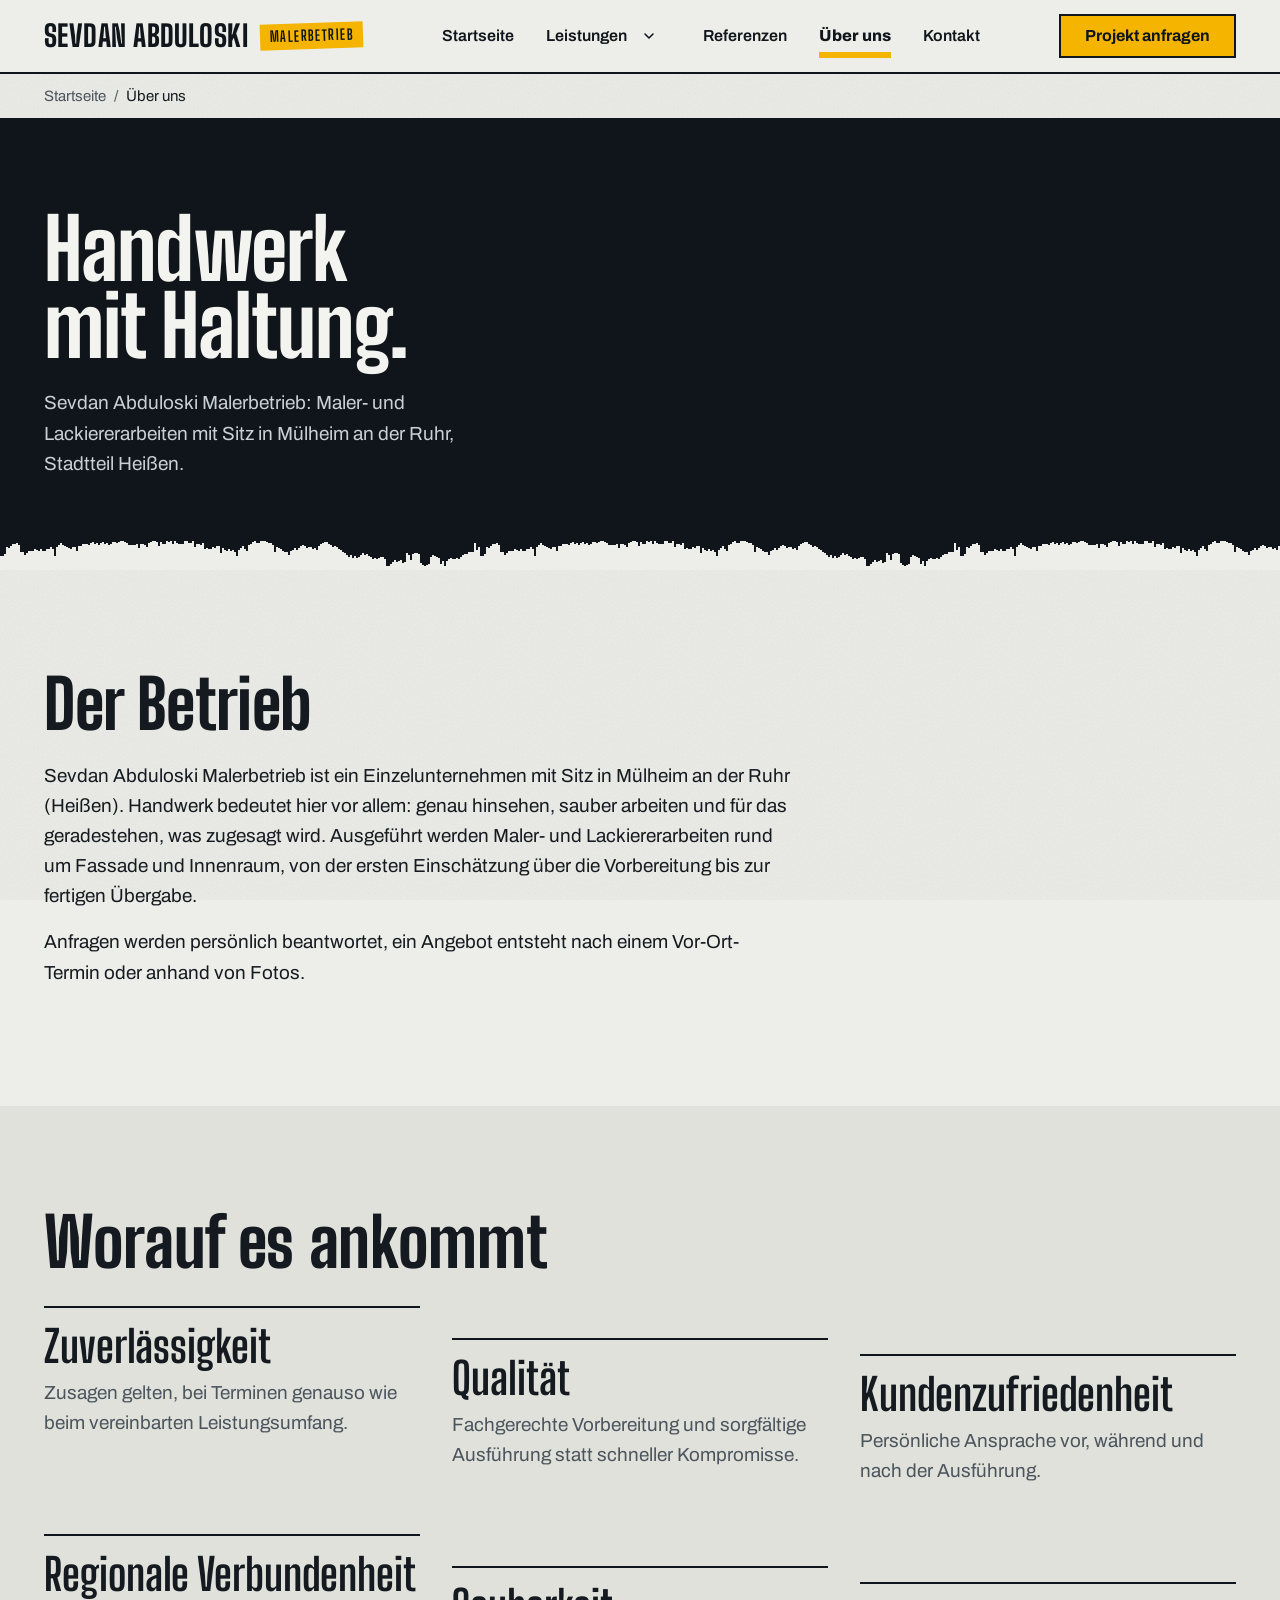
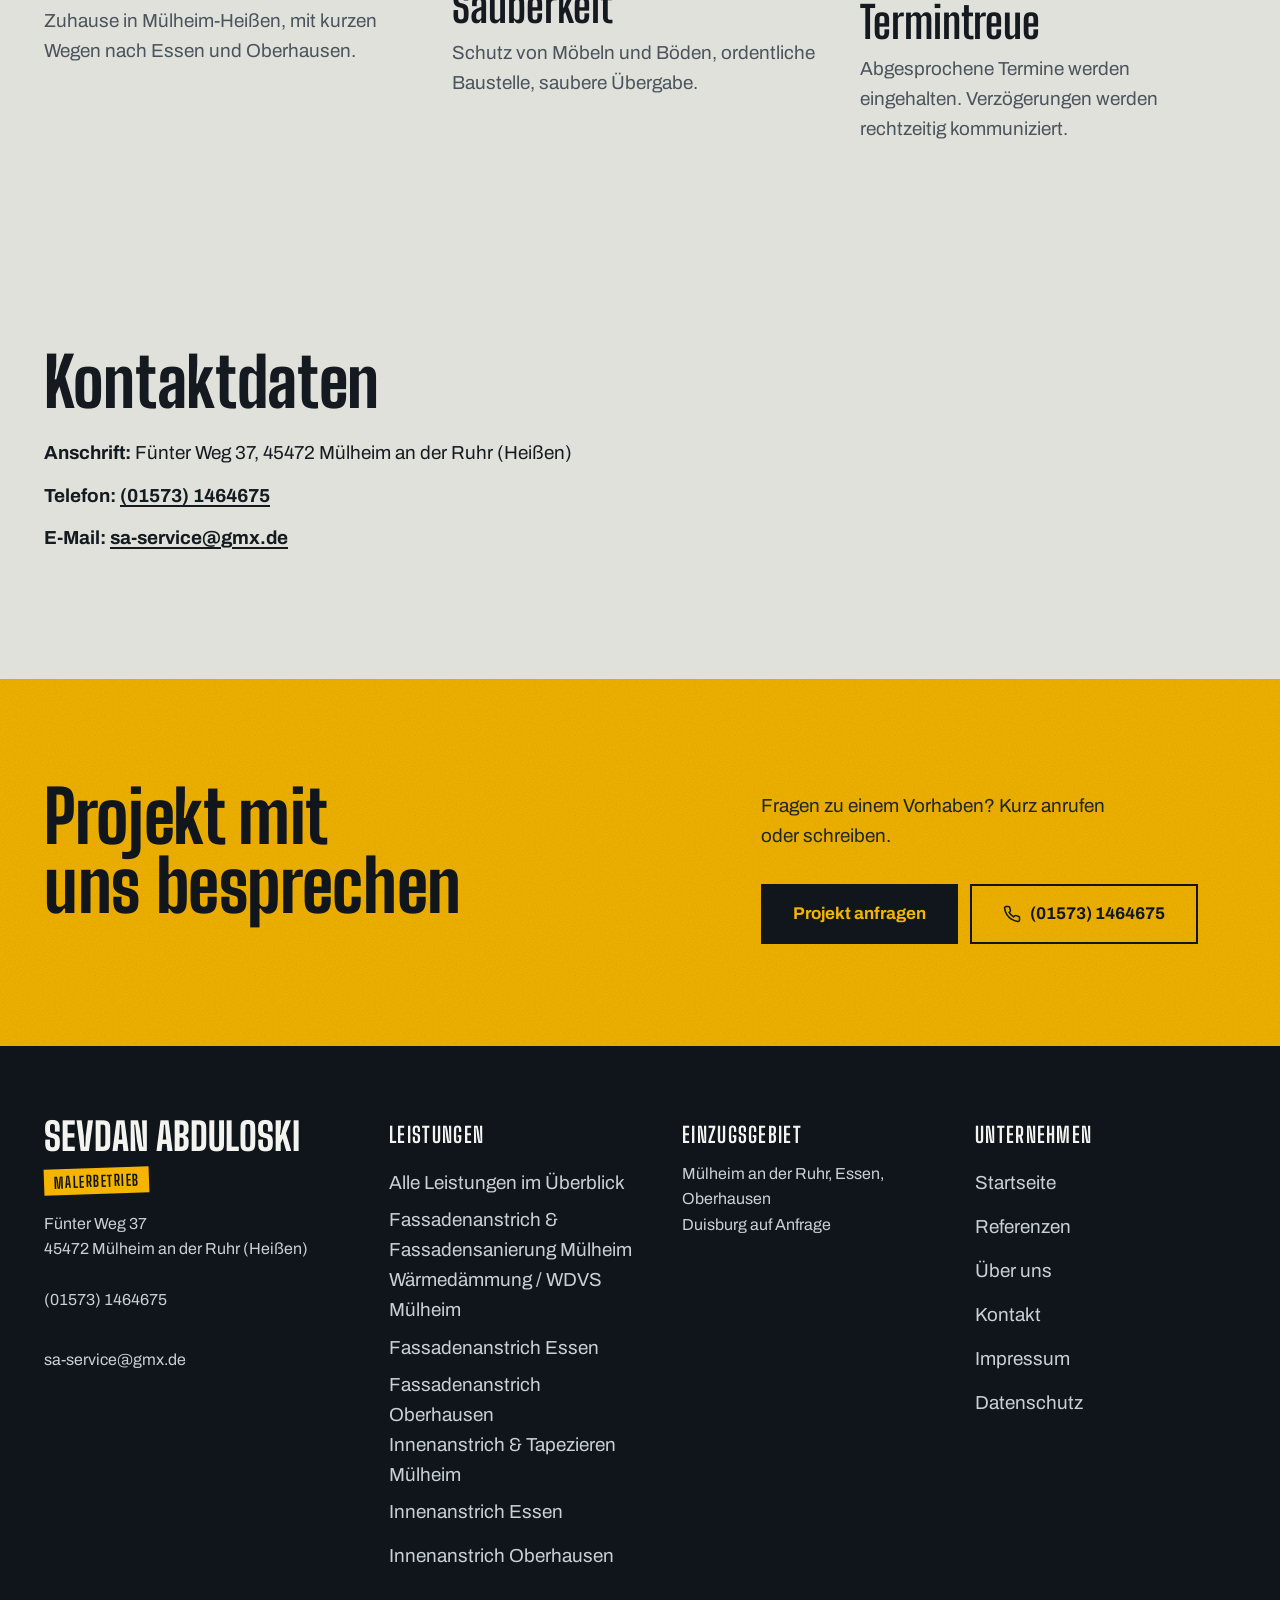
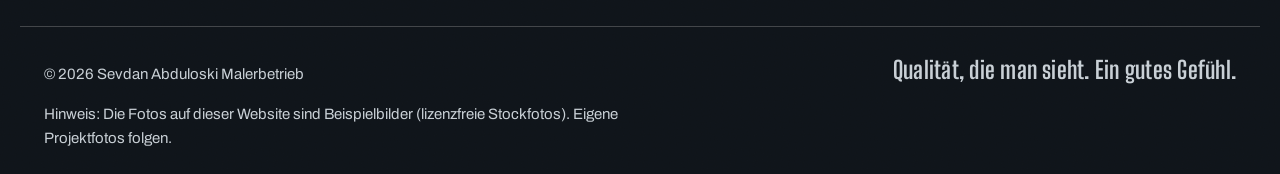
<file: ueber-uns.html>
<!DOCTYPE html>
<html lang="de">
<head>
<!-- SITE_BASE_URL: https://daiworld450.github.io/malerbetrieb-abduloski/ (bei eigener Domain hier + in canonical/og:url ueberall ersetzen) -->
<meta charset="UTF-8">
<meta name="viewport" content="width=device-width, initial-scale=1, viewport-fit=cover, interactive-widget=resizes-content">
<meta name="theme-color" content="#EDEEE9">
<meta name="color-scheme" content="light">
<title>Über uns | Sevdan Abduloski Malerbetrieb</title>
<meta name="description" content="Sevdan Abduloski Malerbetrieb: Maler- und Lackiererbetrieb mit Sitz in Mülheim an der Ruhr (Heißen). Persönlicher Kontakt, Angebot nach Vor-Ort-Termin.">
<link rel="canonical" href="https://daiworld450.github.io/malerbetrieb-abduloski/ueber-uns.html">
<link rel="icon" href="data:image/svg+xml,%3Csvg xmlns=%27http://www.w3.org/2000/svg%27 viewBox=%270 0 64 64%27%3E%3Crect width=%2764%27 height=%2764%27 rx=%2712%27 fill=%27%2311161C%27/%3E%3Ctext x=%2732%27 y=%2743%27 font-size=%2732%27 font-family=%27Arial,sans-serif%27 font-weight=%27700%27 fill=%27%23F4B400%27 text-anchor=%27middle%27%3ES%3C/text%3E%3C/svg%3E">
<meta property="og:type" content="website">
<meta property="og:title" content="Über uns | Sevdan Abduloski Malerbetrieb">
<meta property="og:description" content="Sevdan Abduloski Malerbetrieb: Maler- und Lackiererbetrieb mit Sitz in Mülheim an der Ruhr (Heißen). Persönlicher Kontakt, Angebot nach Vor-Ort-Termin.">
<meta property="og:url" content="https://daiworld450.github.io/malerbetrieb-abduloski/ueber-uns.html">
<meta property="og:locale" content="de_DE">
<meta property="og:site_name" content="Sevdan Abduloski Malerbetrieb">
<meta name="twitter:card" content="summary">
<meta name="twitter:title" content="Über uns | Sevdan Abduloski Malerbetrieb">
<meta name="twitter:description" content="Sevdan Abduloski Malerbetrieb: Maler- und Lackiererbetrieb mit Sitz in Mülheim an der Ruhr (Heißen). Persönlicher Kontakt, Angebot nach Vor-Ort-Termin.">
<link rel="preload" href="fonts/big-shoulders-display-latin-wght.woff2" as="font" type="font/woff2" crossorigin>
<link rel="preload" href="fonts/archivo-latin-wght.woff2" as="font" type="font/woff2" crossorigin>
<link rel="stylesheet" href="css/style.css">
<script type="application/ld+json">
{
  "@context": "https://schema.org",
  "@type": ["HomeAndConstructionBusiness", "HousePainter"],
  "@id": "https://daiworld450.github.io/malerbetrieb-abduloski/#business",
  "name": "Sevdan Abduloski Malerbetrieb",
  "url": "https://daiworld450.github.io/malerbetrieb-abduloski/",
  "telephone": "+4915731464675",
  "email": "sa-service@gmx.de",
  "address": {
    "@type": "PostalAddress",
    "streetAddress": "Fünter Weg 37",
    "addressLocality": "Mülheim an der Ruhr",
    "postalCode": "45472",
    "addressRegion": "Nordrhein-Westfalen",
    "addressCountry": "DE"
  },
  "areaServed": [
    { "@type": "City", "name": "Mülheim an der Ruhr" },
    { "@type": "City", "name": "Essen" },
    { "@type": "City", "name": "Oberhausen" }
  ]
}
</script>
</head>
<body data-rolle="tinte">
<a class="skip-link" href="#main">Zum Inhalt springen</a>
<header class="site-header">
  <div class="container header-inner">
    <a href="index.html" class="logo">
      <span class="logo-name">Sevdan Abduloski</span>
      <span class="logo-sub">Malerbetrieb</span>
    </a>
    <nav class="main-nav" id="main-nav">
      <ul>
        <li><a href="index.html">Startseite</a></li>
        <li class="has-dropdown">
          <a href="leistungen/index.html" class="dropdown-toggle">Leistungen</a>
          <button type="button" class="dropdown-caret" aria-expanded="false" aria-controls="leistungen-dropdown" aria-label="Leistungen-Unterseiten anzeigen">
            <svg width="12" height="12" viewBox="0 0 12 12" aria-hidden="true"><path d="M2 4l4 4 4-4" fill="none" stroke="currentColor" stroke-width="1.6" stroke-linecap="round" stroke-linejoin="round"/></svg>
          </button>
          <ul class="dropdown" id="leistungen-dropdown">
              <li><a href="leistungen/index.html">Alle Leistungen im Überblick</a></li>
              <li class="dropdown-label" role="presentation">Leistungen in Mülheim</li>
              <li><a href="leistungen/fassadenanstrich-fassadensanierung-muelheim.html">Fassadenanstrich &amp; Fassadensanierung</a></li>
              <li><a href="leistungen/waermedaemmung-wdvs-muelheim.html">Wärmedämmung / WDVS</a></li>
              <li><a href="leistungen/innenanstrich-tapezieren-muelheim.html">Innenanstrich &amp; Tapezieren</a></li>
              <li class="dropdown-label" role="presentation">Auch in</li>
              <li class="dropdown-row"><span class="dropdown-row__place">Essen</span><a href="leistungen/fassadenanstrich-essen.html" aria-label="Fassadenanstrich Essen">Fassade</a><a href="leistungen/innenanstrich-essen.html" aria-label="Innenanstrich Essen">Innenraum</a></li>
              <li class="dropdown-row"><span class="dropdown-row__place">Oberhausen</span><a href="leistungen/fassadenanstrich-oberhausen.html" aria-label="Fassadenanstrich Oberhausen">Fassade</a><a href="leistungen/innenanstrich-oberhausen.html" aria-label="Innenanstrich Oberhausen">Innenraum</a></li>
          </ul>
        </li>
        <li><a href="referenzen.html">Referenzen</a></li>
        <li><a href="ueber-uns.html" class="is-active" aria-current="page">Über uns</a></li>
        <li><a href="kontakt.html">Kontakt</a></li>
        <li class="nav-cta-mobile"><a href="kontakt.html" class="btn btn-accent"><svg class="icon-arrow" width="18" height="18" viewBox="0 0 24 24" fill="none" stroke="currentColor" stroke-width="1.8" stroke-linecap="round" stroke-linejoin="round" aria-hidden="true"><path d="M4 12h16M13 5l7 7-7 7"/></svg> Projekt anfragen</a></li>
      </ul>
    </nav>
    <a href="kontakt.html" class="btn btn-accent header-cta">Projekt anfragen</a>
    <button type="button" class="hamburger" id="hamburger" aria-label="Menü öffnen" aria-expanded="false" aria-controls="main-nav">
      <span></span><span></span><span></span>
    </button>
  </div>
</header>
<main id="main">

<nav class="breadcrumb" aria-label="Breadcrumb"><ol><li><a href="index.html">Startseite</a></li><li aria-current="page">Über uns</li></ol></nav>
<script type="application/ld+json">{"@context":"https://schema.org","@type":"BreadcrumbList","itemListElement":[{"@type":"ListItem","position":1,"name":"Startseite","item":"https://daiworld450.github.io/malerbetrieb-abduloski/index.html"},{"@type":"ListItem","position":2,"name":"Über uns"}]}</script>

<section class="page-hero page-hero--narrow page-hero--feld page-hero--kante">
  <div class="container">
    <h1>Handwerk mit Haltung.</h1>
    <p class="hero-lead">Sevdan Abduloski Malerbetrieb: Maler- und Lackiererarbeiten mit Sitz in
    Mülheim an der Ruhr, Stadtteil Heißen.</p>
    <!-- TODO: Portrait-Slot (4:5), sobald ein echtes Foto des Inhabers vorliegt:
         <picture><source type="image/webp" srcset="bilder/ueber-uns/inhaber.webp"><img src="bilder/ueber-uns/inhaber.jpg" alt="Inhaber Sevdan Abduloski bei der Arbeit" width="800" height="1000" loading="eager" fetchpriority="high"></picture> -->
  </div>
</section>

<section class="section">
  <div class="container">
    <h2>Der Betrieb</h2>
    <p>Sevdan Abduloski Malerbetrieb ist ein Einzelunternehmen mit Sitz in Mülheim an der Ruhr (Heißen).
    Handwerk bedeutet hier vor allem: genau hinsehen, sauber arbeiten und für das geradestehen, was
    zugesagt wird. Ausgeführt werden Maler- und Lackiererarbeiten rund um Fassade und Innenraum, von
    der ersten Einschätzung über die Vorbereitung bis zur fertigen Übergabe.</p>
    <p>Anfragen werden persönlich beantwortet, ein Angebot entsteht nach einem Vor-Ort-Termin oder
    anhand von Fotos.</p>
    <!-- TODO: Inhaber-Zitat ergänzen (REDAKTION-TODO.md Punkt 5), sobald ein echtes Statement vorliegt. -->
  </div>
</section>

<section class="section section-alt">
  <div class="container">
    <h2>Worauf es ankommt</h2>
    <div class="value-grid">
      <div class="value-card">
        <h3>Zuverlässigkeit</h3>
        <p>Zusagen gelten, bei Terminen genauso wie beim vereinbarten Leistungsumfang.</p>
      </div>
      <div class="value-card">
        <h3>Qualität</h3>
        <p>Fachgerechte Vorbereitung und sorgfältige Ausführung statt schneller Kompromisse.</p>
      </div>
      <div class="value-card">
        <h3>Kundenzufriedenheit</h3>
        <p>Persönliche Ansprache vor, während und nach der Ausführung.</p>
      </div>
      <div class="value-card">
        <h3>Regionale Verbundenheit</h3>
        <p>Zuhause in Mülheim-Heißen, mit kurzen Wegen nach Essen und Oberhausen.</p>
      </div>
      <div class="value-card">
        <h3>Sauberkeit</h3>
        <p>Schutz von Möbeln und Böden, ordentliche Baustelle, saubere Übergabe.</p>
      </div>
      <div class="value-card">
        <h3>Termintreue</h3>
        <p>Abgesprochene Termine werden eingehalten. Verzögerungen werden rechtzeitig kommuniziert.</p>
      </div>
    </div>
  </div>
</section>

<!-- TODO (Design-Audit 2026-10): „Bilder bei der Arbeit" ausgeblendet: es sind Stockfotos, die als Arbeitsfotos des Betriebs gelesen würden. Wieder einkommentieren, sobald echte Fotos vorliegen (REDAKTION-TODO.md Punkt 12).
<section class="section">
  <div class="container">
    <h2>Bilder bei der Arbeit</h2>
    <div class="gallery-grid">
      <picture><source type="image/webp" srcset="bilder/ueber-uns/arbeit-1.webp"><img src="bilder/ueber-uns/arbeit-1.jpg" alt="Renovierung: abgeklebte Türrahmen und Werkzeug" width="800" height="600" loading="lazy"></picture>
      <picture><source type="image/webp" srcset="bilder/ueber-uns/arbeit-2.webp"><img src="bilder/ueber-uns/arbeit-2.jpg" alt="Werkzeug: verschiedene Pinsel griffbereit" width="800" height="600" loading="lazy"></picture>
      <picture><source type="image/webp" srcset="bilder/leistungen/untergrundvorbereitung.webp"><img src="bilder/leistungen/untergrundvorbereitung.jpg" alt="Malerarbeiten: Farbrolle auf strukturiertem Untergrund" width="800" height="600" loading="lazy"></picture>
      <picture><source type="image/webp" srcset="bilder/leistungen/lackieren.webp"><img src="bilder/leistungen/lackieren.jpg" alt="Lackierarbeiten: Pinsel mit weißer Farbe" width="800" height="600" loading="lazy"></picture>
    </div>
  </div>
</section>
-->

<section class="section section-alt">
  <div class="container">
    <h2>Kontaktdaten</h2>
    <ul class="contact-facts">
      <li><strong>Anschrift:</strong> Fünter Weg 37, 45472 Mülheim an der Ruhr (Heißen)</li>
      <li><strong>Telefon:</strong> <a href="tel:+4915731464675">(01573) 1464675</a></li>
      <li><strong>E-Mail:</strong> <a href="mailto:sa-service@gmx.de">sa-service@gmx.de</a></li>
    </ul>
  </div>
</section>

<section class="section cta-section">
  <div class="container cta-box">
    <h2>Projekt mit uns besprechen</h2>
    <p>Fragen zu einem Vorhaben? Kurz anrufen oder schreiben.</p>
    <div class="btn-row">
      <a href="kontakt.html" class="btn btn-accent btn-lg">Projekt anfragen</a>
      <a href="tel:+4915731464675" class="btn btn-outline-light btn-lg"><svg class="icon-phone" width="18" height="18" viewBox="0 0 24 24" fill="none" stroke="currentColor" stroke-width="2" stroke-linecap="round" stroke-linejoin="round" aria-hidden="true"><path d="M22 16.92v3a2 2 0 0 1-2.18 2 19.79 19.79 0 0 1-8.63-3.07 19.5 19.5 0 0 1-6-6 19.79 19.79 0 0 1-3.07-8.67A2 2 0 0 1 4.11 2h3a2 2 0 0 1 2 1.72 12.84 12.84 0 0 0 .7 2.81 2 2 0 0 1-.45 2.11L8.09 9.91a16 16 0 0 0 6 6l1.27-1.27a2 2 0 0 1 2.11-.45 12.84 12.84 0 0 0 2.81.7A2 2 0 0 1 22 16.92z"/></svg> (01573) 1464675</a>
    </div>
  </div>
</section>

</main>
<footer class="site-footer">
  <div class="container footer-inner">
    <div class="footer-col">
      <p class="footer-logo">Sevdan Abduloski<span>Malerbetrieb</span></p>
      <p>Fünter Weg 37<br>45472 Mülheim an der Ruhr (Heißen)</p>
      <p><a href="tel:+4915731464675">(01573) 1464675</a></p>
      <p><a href="mailto:sa-service@gmx.de">sa-service@gmx.de</a></p>
    </div>
    <div class="footer-col">
      <p class="footer-heading">Leistungen</p>
      <ul>
        <li><a href="leistungen/index.html">Alle Leistungen im Überblick</a></li>
        <li><a href="leistungen/fassadenanstrich-fassadensanierung-muelheim.html">Fassadenanstrich & Fassadensanierung Mülheim</a></li>
        <li><a href="leistungen/waermedaemmung-wdvs-muelheim.html">Wärmedämmung / WDVS Mülheim</a></li>
        <li><a href="leistungen/fassadenanstrich-essen.html">Fassadenanstrich Essen</a></li>
        <li><a href="leistungen/fassadenanstrich-oberhausen.html">Fassadenanstrich Oberhausen</a></li>
        <li><a href="leistungen/innenanstrich-tapezieren-muelheim.html">Innenanstrich & Tapezieren Mülheim</a></li>
        <li><a href="leistungen/innenanstrich-essen.html">Innenanstrich Essen</a></li>
        <li><a href="leistungen/innenanstrich-oberhausen.html">Innenanstrich Oberhausen</a></li>
      </ul>
    </div>
    <div class="footer-col">
      <p class="footer-heading">Einzugsgebiet</p>
      <p>Mülheim an der Ruhr, Essen, Oberhausen<br>Duisburg auf Anfrage</p>
    </div>
    <div class="footer-col">
      <p class="footer-heading">Unternehmen</p>
      <ul>
        <li><a href="index.html">Startseite</a></li>
        <li><a href="referenzen.html">Referenzen</a></li>
        <li><a href="ueber-uns.html">Über uns</a></li>
        <li><a href="kontakt.html">Kontakt</a></li>
        <li><a href="impressum.html">Impressum</a></li>
        <li><a href="datenschutz.html">Datenschutz</a></li>
      </ul>
    </div>
  </div>
  <div class="footer-bottom container">
    <p>&copy; 2026 Sevdan Abduloski Malerbetrieb</p>
    <p class="footer-tagline">Qualität, die man sieht. Ein gutes Gefühl.</p>
    <p class="footer-note">Hinweis: Die Fotos auf dieser Website sind Beispielbilder (lizenzfreie Stockfotos). Eigene Projektfotos folgen.</p>
  </div>
</footer>
<div class="mobile-action-bar" role="navigation" aria-label="Schnellkontakt">
  <a href="tel:+4915731464675" class="mobile-action-bar__item">
    <svg class="icon-phone" width="18" height="18" viewBox="0 0 24 24" fill="none" stroke="currentColor" stroke-width="2" stroke-linecap="round" stroke-linejoin="round" aria-hidden="true"><path d="M22 16.92v3a2 2 0 0 1-2.18 2 19.79 19.79 0 0 1-8.63-3.07 19.5 19.5 0 0 1-6-6 19.79 19.79 0 0 1-3.07-8.67A2 2 0 0 1 4.11 2h3a2 2 0 0 1 2 1.72 12.84 12.84 0 0 0 .7 2.81 2 2 0 0 1-.45 2.11L8.09 9.91a16 16 0 0 0 6 6l1.27-1.27a2 2 0 0 1 2.11-.45 12.84 12.84 0 0 0 2.81.7A2 2 0 0 1 22 16.92z"/></svg>
    <span>Anrufen</span>
  </a>
  <a href="https://wa.me/4915731464675" class="mobile-action-bar__item" target="_blank" rel="noopener noreferrer">
    <svg class="icon-chat" width="18" height="18" viewBox="0 0 24 24" fill="none" stroke="currentColor" stroke-width="1.8" stroke-linecap="round" stroke-linejoin="round" aria-hidden="true"><path d="M12 3C7.03 3 3 6.58 3 11c0 2.13.94 4.07 2.47 5.52L4.5 21l4.55-1.5c.94.32 1.94.5 2.95.5 4.97 0 9-3.58 9-8s-4.03-9-9-9z"/></svg>
    <span>WhatsApp</span>
  </a>
  <a href="kontakt.html" class="mobile-action-bar__item mobile-action-bar__item--accent">
    <svg class="icon-arrow" width="18" height="18" viewBox="0 0 24 24" fill="none" stroke="currentColor" stroke-width="1.8" stroke-linecap="round" stroke-linejoin="round" aria-hidden="true"><path d="M4 12h16M13 5l7 7-7 7"/></svg>
    <span>Projekt anfragen</span>
  </a>
</div>
<script src="js/main.js"></script>
</body>
</html>
</file>
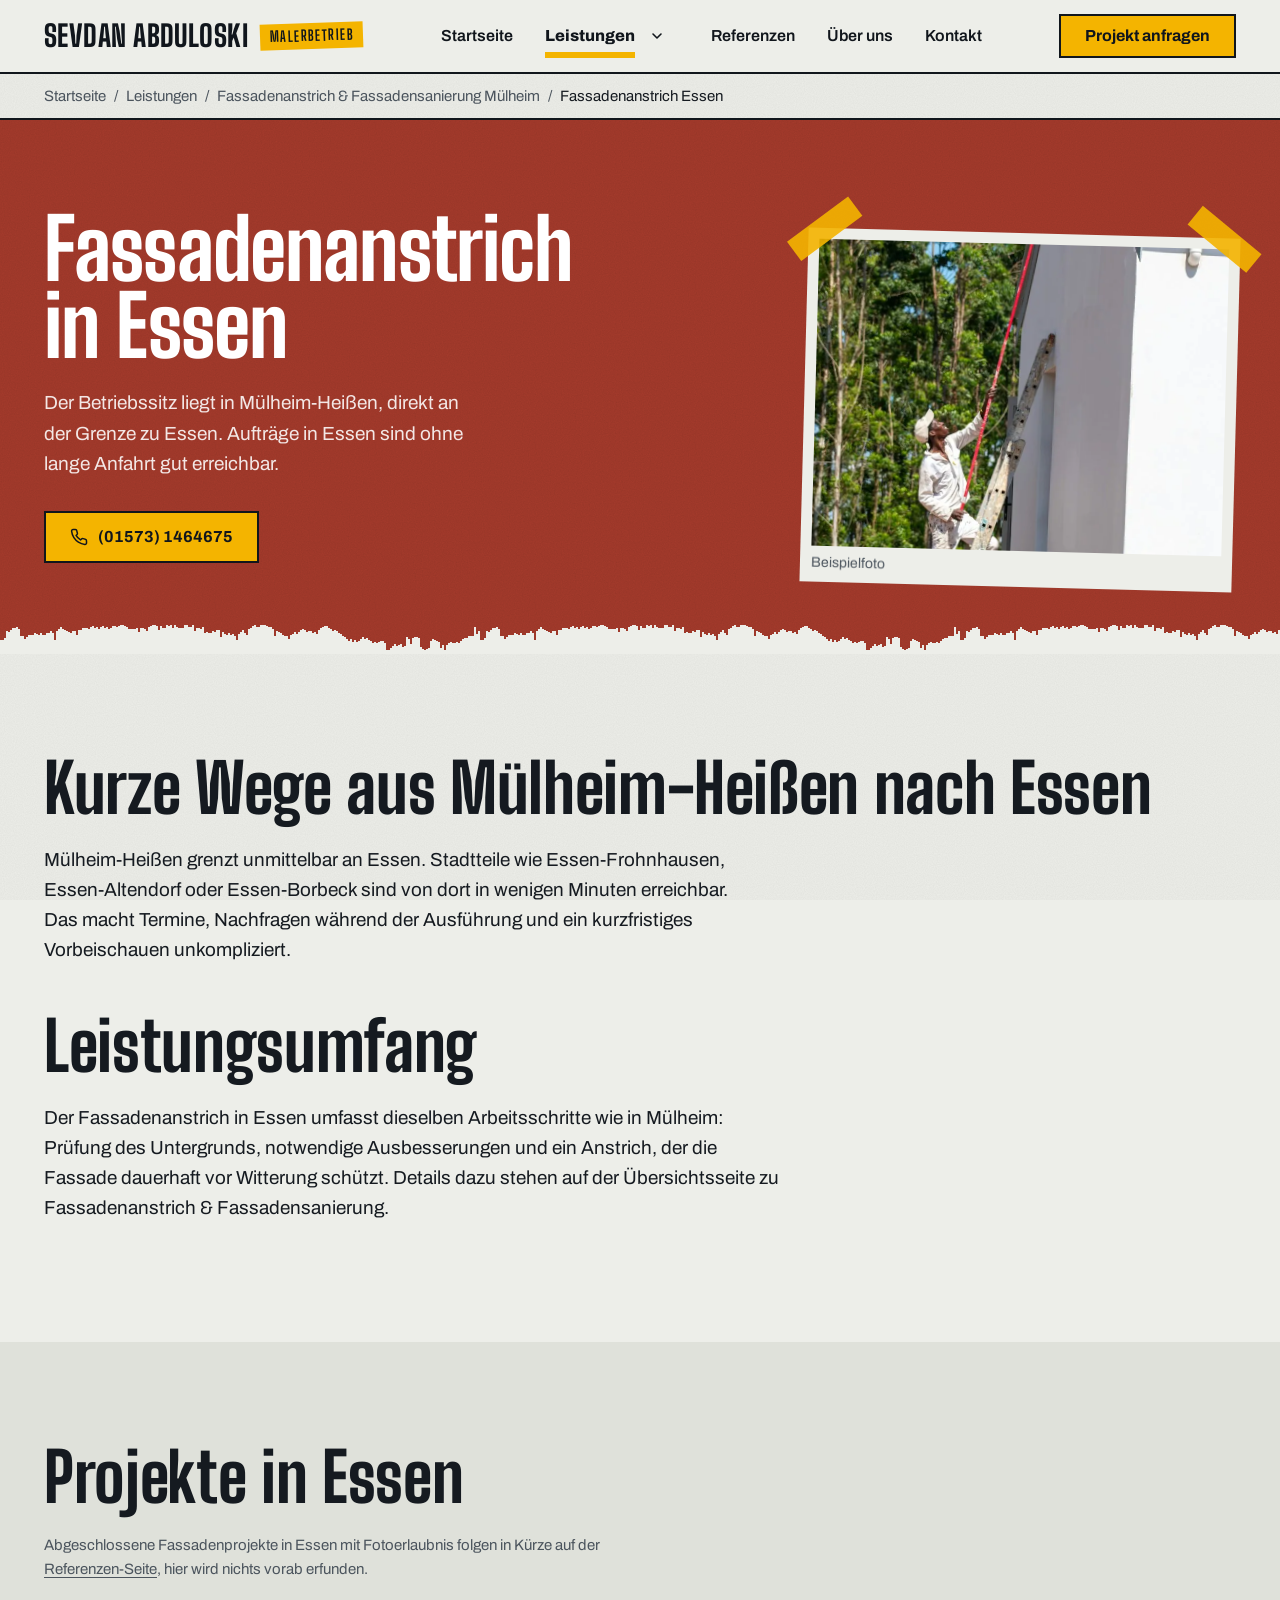
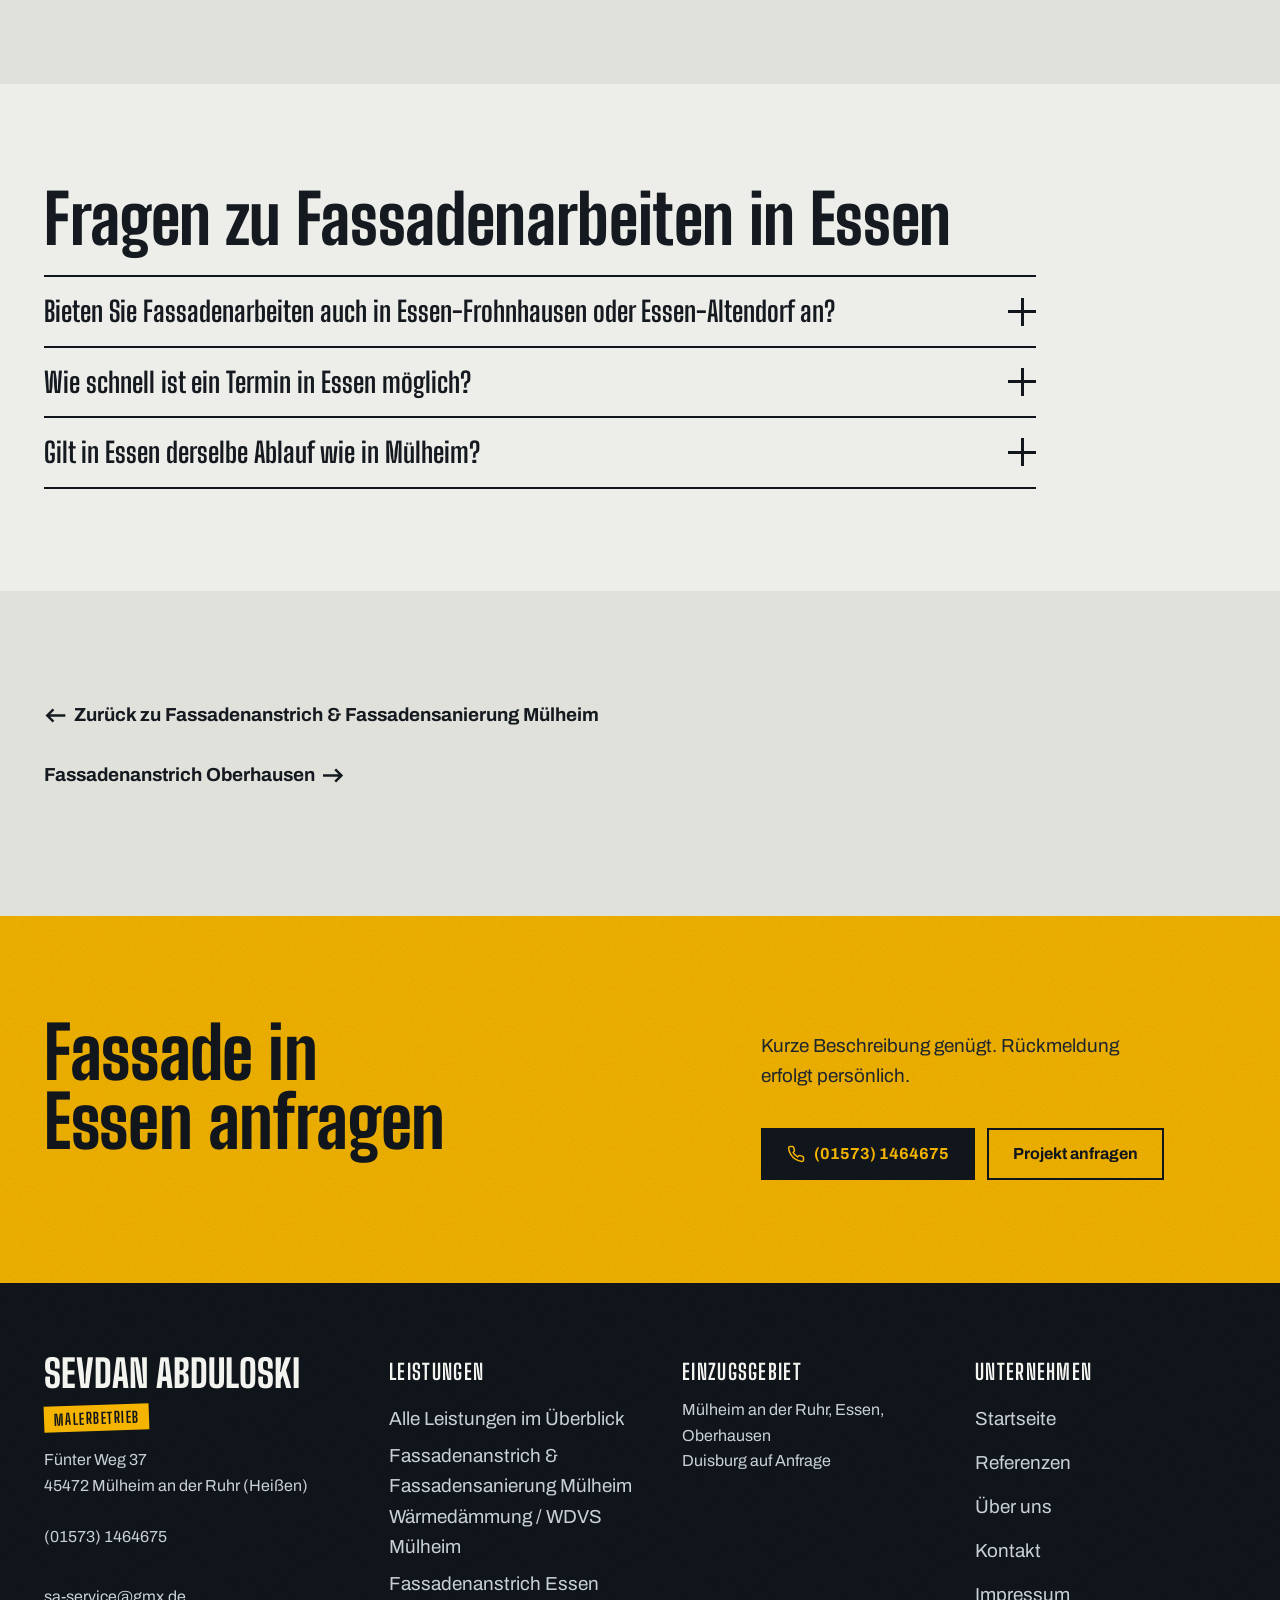
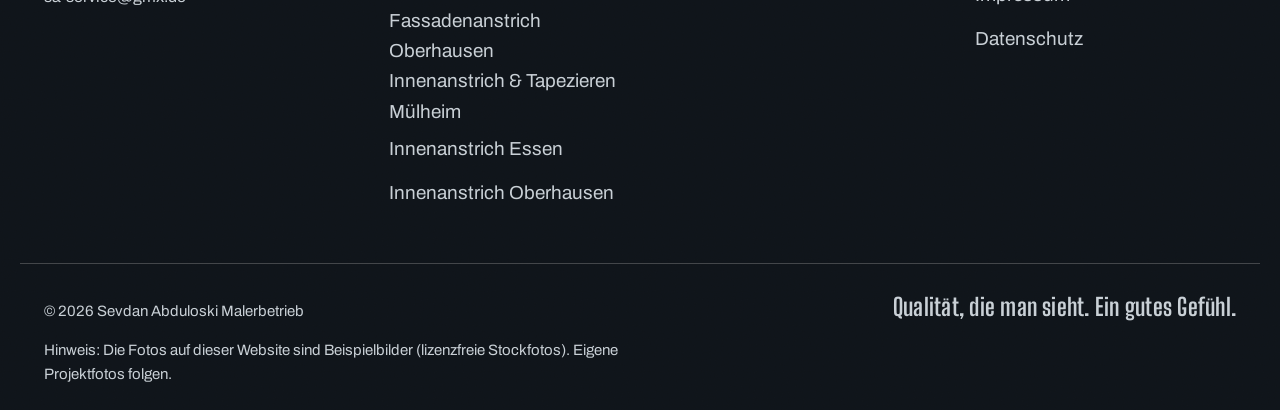
<file: leistungen/fassadenanstrich-essen.html>
<!DOCTYPE html>
<html lang="de">
<head>
<!-- SITE_BASE_URL: https://daiworld450.github.io/malerbetrieb-abduloski/ (bei eigener Domain hier + in canonical/og:url ueberall ersetzen) -->
<meta charset="UTF-8">
<meta name="viewport" content="width=device-width, initial-scale=1, viewport-fit=cover, interactive-widget=resizes-content">
<meta name="theme-color" content="#EDEEE9">
<meta name="color-scheme" content="light">
<title>Fassadenanstrich Essen | Sevdan Abduloski Malerbetrieb</title>
<meta name="description" content="Fassadenanstrich in Essen: kurze Anfahrt aus Mülheim-Heißen, fachgerechte Untergrundvorbereitung und dauerhafter Witterungsschutz für Ihre Fassade.">
<link rel="canonical" href="https://daiworld450.github.io/malerbetrieb-abduloski/leistungen/fassadenanstrich-essen.html">
<link rel="icon" href="data:image/svg+xml,%3Csvg xmlns=%27http://www.w3.org/2000/svg%27 viewBox=%270 0 64 64%27%3E%3Crect width=%2764%27 height=%2764%27 rx=%2712%27 fill=%27%2311161C%27/%3E%3Ctext x=%2732%27 y=%2743%27 font-size=%2732%27 font-family=%27Arial,sans-serif%27 font-weight=%27700%27 fill=%27%23F4B400%27 text-anchor=%27middle%27%3ES%3C/text%3E%3C/svg%3E">
<meta property="og:type" content="website">
<meta property="og:title" content="Fassadenanstrich Essen | Sevdan Abduloski Malerbetrieb">
<meta property="og:description" content="Fassadenanstrich in Essen: kurze Anfahrt aus Mülheim-Heißen, fachgerechte Untergrundvorbereitung und dauerhafter Witterungsschutz für Ihre Fassade.">
<meta property="og:url" content="https://daiworld450.github.io/malerbetrieb-abduloski/leistungen/fassadenanstrich-essen.html">
<meta property="og:locale" content="de_DE">
<meta property="og:site_name" content="Sevdan Abduloski Malerbetrieb">
<meta name="twitter:card" content="summary">
<meta name="twitter:title" content="Fassadenanstrich Essen | Sevdan Abduloski Malerbetrieb">
<meta name="twitter:description" content="Fassadenanstrich in Essen: kurze Anfahrt aus Mülheim-Heißen, fachgerechte Untergrundvorbereitung und dauerhafter Witterungsschutz für Ihre Fassade.">
<link rel="preload" href="../fonts/big-shoulders-display-latin-wght.woff2" as="font" type="font/woff2" crossorigin>
<link rel="preload" href="../fonts/archivo-latin-wght.woff2" as="font" type="font/woff2" crossorigin>
<link rel="stylesheet" href="../css/style.css">
<script type="application/ld+json">
{
  "@context": "https://schema.org",
  "@type": ["HomeAndConstructionBusiness", "HousePainter"],
  "@id": "https://daiworld450.github.io/malerbetrieb-abduloski/#business",
  "name": "Sevdan Abduloski Malerbetrieb",
  "url": "https://daiworld450.github.io/malerbetrieb-abduloski/",
  "telephone": "+4915731464675",
  "email": "sa-service@gmx.de",
  "address": {
    "@type": "PostalAddress",
    "streetAddress": "Fünter Weg 37",
    "addressLocality": "Mülheim an der Ruhr",
    "postalCode": "45472",
    "addressRegion": "Nordrhein-Westfalen",
    "addressCountry": "DE"
  },
  "areaServed": [
    { "@type": "City", "name": "Mülheim an der Ruhr" },
    { "@type": "City", "name": "Essen" },
    { "@type": "City", "name": "Oberhausen" }
  ]
}
</script>
<script type="application/ld+json">
{
  "@context": "https://schema.org",
  "@type": "FAQPage",
  "mainEntity": [
    {"@type": "Question", "name": "Bieten Sie Fassadenarbeiten auch in Essen-Frohnhausen oder Essen-Altendorf an?", "acceptedAnswer": {"@type": "Answer", "text": "Ja, diese Stadtteile liegen durch die Nähe zu Mülheim-Heißen im normalen Einsatzgebiet."}},
    {"@type": "Question", "name": "Wie schnell ist ein Termin in Essen möglich?", "acceptedAnswer": {"@type": "Answer", "text": "Da der Betriebssitz direkt an der Grenze zu Essen liegt, lassen sich Termine unkompliziert abstimmen, konkrete Termine werden telefonisch oder per WhatsApp vereinbart."}},
    {"@type": "Question", "name": "Gilt in Essen derselbe Ablauf wie in Mülheim?", "acceptedAnswer": {"@type": "Answer", "text": "Ja, Untergrundprüfung, Vorbereitung und Beschichtung laufen in Essen genauso ab wie am Betriebssitz in Mülheim-Heißen."}}
  ]
}
</script>
</head>
<body data-rolle="fassade">
<a class="skip-link" href="#main">Zum Inhalt springen</a>
<header class="site-header">
  <div class="container header-inner">
    <a href="../index.html" class="logo">
      <span class="logo-name">Sevdan Abduloski</span>
      <span class="logo-sub">Malerbetrieb</span>
    </a>
    <nav class="main-nav" id="main-nav">
      <ul>
        <li><a href="../index.html">Startseite</a></li>
        <li class="has-dropdown">
          <a href="../leistungen/index.html" class="dropdown-toggle is-active" aria-current="true">Leistungen</a>
          <button type="button" class="dropdown-caret" aria-expanded="false" aria-controls="leistungen-dropdown" aria-label="Leistungen-Unterseiten anzeigen">
            <svg width="12" height="12" viewBox="0 0 12 12" aria-hidden="true"><path d="M2 4l4 4 4-4" fill="none" stroke="currentColor" stroke-width="1.6" stroke-linecap="round" stroke-linejoin="round"/></svg>
          </button>
          <ul class="dropdown" id="leistungen-dropdown">
              <li><a href="../leistungen/index.html">Alle Leistungen im Überblick</a></li>
              <li class="dropdown-label" role="presentation">Leistungen in Mülheim</li>
              <li><a href="../leistungen/fassadenanstrich-fassadensanierung-muelheim.html">Fassadenanstrich &amp; Fassadensanierung</a></li>
              <li><a href="../leistungen/waermedaemmung-wdvs-muelheim.html">Wärmedämmung / WDVS</a></li>
              <li><a href="../leistungen/innenanstrich-tapezieren-muelheim.html">Innenanstrich &amp; Tapezieren</a></li>
              <li class="dropdown-label" role="presentation">Auch in</li>
              <li class="dropdown-row"><span class="dropdown-row__place">Essen</span><a href="../leistungen/fassadenanstrich-essen.html" aria-label="Fassadenanstrich Essen">Fassade</a><a href="../leistungen/innenanstrich-essen.html" aria-label="Innenanstrich Essen">Innenraum</a></li>
              <li class="dropdown-row"><span class="dropdown-row__place">Oberhausen</span><a href="../leistungen/fassadenanstrich-oberhausen.html" aria-label="Fassadenanstrich Oberhausen">Fassade</a><a href="../leistungen/innenanstrich-oberhausen.html" aria-label="Innenanstrich Oberhausen">Innenraum</a></li>
          </ul>
        </li>
        <li><a href="../referenzen.html">Referenzen</a></li>
        <li><a href="../ueber-uns.html">Über uns</a></li>
        <li><a href="../kontakt.html">Kontakt</a></li>
        <li class="nav-cta-mobile"><a href="../kontakt.html" class="btn btn-accent"><svg class="icon-arrow" width="18" height="18" viewBox="0 0 24 24" fill="none" stroke="currentColor" stroke-width="1.8" stroke-linecap="round" stroke-linejoin="round" aria-hidden="true"><path d="M4 12h16M13 5l7 7-7 7"/></svg> Projekt anfragen</a></li>
      </ul>
    </nav>
    <a href="../kontakt.html" class="btn btn-accent header-cta">Projekt anfragen</a>
    <button type="button" class="hamburger" id="hamburger" aria-label="Menü öffnen" aria-expanded="false" aria-controls="main-nav">
      <span></span><span></span><span></span>
    </button>
  </div>
</header>
<main id="main">

<nav class="breadcrumb" aria-label="Breadcrumb"><ol><li><a href="../index.html">Startseite</a></li><li><a href="../leistungen/index.html">Leistungen</a></li><li><a href="../leistungen/fassadenanstrich-fassadensanierung-muelheim.html">Fassadenanstrich & Fassadensanierung Mülheim</a></li><li aria-current="page">Fassadenanstrich Essen</li></ol></nav>
<script type="application/ld+json">{"@context":"https://schema.org","@type":"BreadcrumbList","itemListElement":[{"@type":"ListItem","position":1,"name":"Startseite","item":"https://daiworld450.github.io/malerbetrieb-abduloski/index.html"},{"@type":"ListItem","position":2,"name":"Leistungen","item":"https://daiworld450.github.io/malerbetrieb-abduloski/leistungen/index.html"},{"@type":"ListItem","position":3,"name":"Fassadenanstrich & Fassadensanierung Mülheim","item":"https://daiworld450.github.io/malerbetrieb-abduloski/leistungen/fassadenanstrich-fassadensanierung-muelheim.html"},{"@type":"ListItem","position":4,"name":"Fassadenanstrich Essen"}]}</script>
<section class="page-hero page-hero--feld page-hero--kante">
  <div class="container page-hero-grid">
    <div>
      <h1>Fassadenanstrich in Essen</h1>
      <p class="hero-lead">Der Betriebssitz liegt in Mülheim-Heißen, direkt an der Grenze zu Essen. Aufträge in Essen sind ohne lange Anfahrt gut erreichbar.</p>
      <div class="btn-row"><a href="tel:+4915731464675" class="btn btn-accent"><svg class="icon-phone" width="18" height="18" viewBox="0 0 24 24" fill="none" stroke="currentColor" stroke-width="2" stroke-linecap="round" stroke-linejoin="round" aria-hidden="true"><path d="M22 16.92v3a2 2 0 0 1-2.18 2 19.79 19.79 0 0 1-8.63-3.07 19.5 19.5 0 0 1-6-6 19.79 19.79 0 0 1-3.07-8.67A2 2 0 0 1 4.11 2h3a2 2 0 0 1 2 1.72 12.84 12.84 0 0 0 .7 2.81 2 2 0 0 1-.45 2.11L8.09 9.91a16 16 0 0 0 6 6l1.27-1.27a2 2 0 0 1 2.11-.45 12.84 12.84 0 0 0 2.81.7A2 2 0 0 1 22 16.92z"/></svg> (01573) 1464675</a></div>
    </div>
    <figure class="muster"><picture><source type="image/webp" srcset="../bilder/leistungen/fassadenanstrich.webp"><img src="../bilder/leistungen/fassadenanstrich.jpg" alt="Fassadenanstrich an einem Haus" width="800" height="600" loading="eager" fetchpriority="high"></picture><figcaption class="muster__note">Beispielfoto</figcaption></figure>
  </div>
</section>

<section class="section">
  <div class="container">
    <h2>Kurze Wege aus Mülheim-Heißen nach Essen</h2>
    <p>Mülheim-Heißen grenzt unmittelbar an Essen. Stadtteile wie Essen-Frohnhausen, Essen-Altendorf
    oder Essen-Borbeck sind von dort in wenigen Minuten erreichbar. Das macht Termine, Nachfragen während
    der Ausführung und ein kurzfristiges Vorbeischauen unkompliziert.</p>
    <h2>Leistungsumfang</h2>
    <p>Der Fassadenanstrich in Essen umfasst dieselben Arbeitsschritte wie in Mülheim: Prüfung des
    Untergrunds, notwendige Ausbesserungen und ein Anstrich, der die Fassade dauerhaft vor Witterung schützt.
    Details dazu stehen auf der Übersichtsseite zu Fassadenanstrich &amp; Fassadensanierung.</p>
  </div>
</section>

<section class="section section-alt">
  <div class="container">
    <h2>Projekte in Essen</h2>
    <p class="placeholder-note">Abgeschlossene Fassadenprojekte in Essen mit Fotoerlaubnis folgen in
    Kürze auf der <a href="../referenzen.html">Referenzen-Seite</a>, hier wird nichts vorab erfunden.</p>
  </div>
</section>

<section class="section">
  <div class="container">
    <h2>Fragen zu Fassadenarbeiten in Essen</h2>
    <div class="faq-accordion">
      <details class="faq-item">
        <summary>Bieten Sie Fassadenarbeiten auch in Essen-Frohnhausen oder Essen-Altendorf an?</summary>
        <p class="faq-item__body">Ja, diese Stadtteile liegen durch die Nähe zu Mülheim-Heißen im normalen
        Einsatzgebiet.</p>
      </details>
      <details class="faq-item">
        <summary>Wie schnell ist ein Termin in Essen möglich?</summary>
        <p class="faq-item__body">Da der Betriebssitz direkt an der Grenze zu Essen liegt, lassen sich
        Termine unkompliziert abstimmen, konkrete Termine werden telefonisch oder per WhatsApp vereinbart.</p>
      </details>
      <details class="faq-item">
        <summary>Gilt in Essen derselbe Ablauf wie in Mülheim?</summary>
        <p class="faq-item__body">Ja, Untergrundprüfung, Vorbereitung und Beschichtung laufen in Essen
        genauso ab wie am Betriebssitz in Mülheim-Heißen.</p>
      </details>
    </div>
  </div>
</section>

<section class="section section-alt">
  <div class="container">
    <p><a href="fassadenanstrich-fassadensanierung-muelheim.html" class="link-arrow link-arrow--back">Zurück zu Fassadenanstrich &amp; Fassadensanierung Mülheim</a></p>
    <p><a href="fassadenanstrich-oberhausen.html" class="link-arrow">Fassadenanstrich Oberhausen</a></p>
  </div>
</section>

<section class="section cta-section">
  <div class="container cta-box">
    <h2>Fassade in Essen anfragen</h2>
    <p>Kurze Beschreibung genügt. Rückmeldung erfolgt persönlich.</p>
    <div class="btn-row">
      <a href="tel:+4915731464675" class="btn btn-accent"><svg class="icon-phone" width="18" height="18" viewBox="0 0 24 24" fill="none" stroke="currentColor" stroke-width="2" stroke-linecap="round" stroke-linejoin="round" aria-hidden="true"><path d="M22 16.92v3a2 2 0 0 1-2.18 2 19.79 19.79 0 0 1-8.63-3.07 19.5 19.5 0 0 1-6-6 19.79 19.79 0 0 1-3.07-8.67A2 2 0 0 1 4.11 2h3a2 2 0 0 1 2 1.72 12.84 12.84 0 0 0 .7 2.81 2 2 0 0 1-.45 2.11L8.09 9.91a16 16 0 0 0 6 6l1.27-1.27a2 2 0 0 1 2.11-.45 12.84 12.84 0 0 0 2.81.7A2 2 0 0 1 22 16.92z"/></svg> (01573) 1464675</a>
      <a href="../kontakt.html" class="btn btn-outline-light">Projekt anfragen</a>
    </div>
  </div>
</section>

</main>
<footer class="site-footer">
  <div class="container footer-inner">
    <div class="footer-col">
      <p class="footer-logo">Sevdan Abduloski<span>Malerbetrieb</span></p>
      <p>Fünter Weg 37<br>45472 Mülheim an der Ruhr (Heißen)</p>
      <p><a href="tel:+4915731464675">(01573) 1464675</a></p>
      <p><a href="mailto:sa-service@gmx.de">sa-service@gmx.de</a></p>
    </div>
    <div class="footer-col">
      <p class="footer-heading">Leistungen</p>
      <ul>
        <li><a href="../leistungen/index.html">Alle Leistungen im Überblick</a></li>
        <li><a href="../leistungen/fassadenanstrich-fassadensanierung-muelheim.html">Fassadenanstrich & Fassadensanierung Mülheim</a></li>
        <li><a href="../leistungen/waermedaemmung-wdvs-muelheim.html">Wärmedämmung / WDVS Mülheim</a></li>
        <li><a href="../leistungen/fassadenanstrich-essen.html">Fassadenanstrich Essen</a></li>
        <li><a href="../leistungen/fassadenanstrich-oberhausen.html">Fassadenanstrich Oberhausen</a></li>
        <li><a href="../leistungen/innenanstrich-tapezieren-muelheim.html">Innenanstrich & Tapezieren Mülheim</a></li>
        <li><a href="../leistungen/innenanstrich-essen.html">Innenanstrich Essen</a></li>
        <li><a href="../leistungen/innenanstrich-oberhausen.html">Innenanstrich Oberhausen</a></li>
      </ul>
    </div>
    <div class="footer-col">
      <p class="footer-heading">Einzugsgebiet</p>
      <p>Mülheim an der Ruhr, Essen, Oberhausen<br>Duisburg auf Anfrage</p>
    </div>
    <div class="footer-col">
      <p class="footer-heading">Unternehmen</p>
      <ul>
        <li><a href="../index.html">Startseite</a></li>
        <li><a href="../referenzen.html">Referenzen</a></li>
        <li><a href="../ueber-uns.html">Über uns</a></li>
        <li><a href="../kontakt.html">Kontakt</a></li>
        <li><a href="../impressum.html">Impressum</a></li>
        <li><a href="../datenschutz.html">Datenschutz</a></li>
      </ul>
    </div>
  </div>
  <div class="footer-bottom container">
    <p>&copy; 2026 Sevdan Abduloski Malerbetrieb</p>
    <p class="footer-tagline">Qualität, die man sieht. Ein gutes Gefühl.</p>
    <p class="footer-note">Hinweis: Die Fotos auf dieser Website sind Beispielbilder (lizenzfreie Stockfotos). Eigene Projektfotos folgen.</p>
  </div>
</footer>
<div class="mobile-action-bar" role="navigation" aria-label="Schnellkontakt">
  <a href="tel:+4915731464675" class="mobile-action-bar__item">
    <svg class="icon-phone" width="18" height="18" viewBox="0 0 24 24" fill="none" stroke="currentColor" stroke-width="2" stroke-linecap="round" stroke-linejoin="round" aria-hidden="true"><path d="M22 16.92v3a2 2 0 0 1-2.18 2 19.79 19.79 0 0 1-8.63-3.07 19.5 19.5 0 0 1-6-6 19.79 19.79 0 0 1-3.07-8.67A2 2 0 0 1 4.11 2h3a2 2 0 0 1 2 1.72 12.84 12.84 0 0 0 .7 2.81 2 2 0 0 1-.45 2.11L8.09 9.91a16 16 0 0 0 6 6l1.27-1.27a2 2 0 0 1 2.11-.45 12.84 12.84 0 0 0 2.81.7A2 2 0 0 1 22 16.92z"/></svg>
    <span>Anrufen</span>
  </a>
  <a href="https://wa.me/4915731464675" class="mobile-action-bar__item" target="_blank" rel="noopener noreferrer">
    <svg class="icon-chat" width="18" height="18" viewBox="0 0 24 24" fill="none" stroke="currentColor" stroke-width="1.8" stroke-linecap="round" stroke-linejoin="round" aria-hidden="true"><path d="M12 3C7.03 3 3 6.58 3 11c0 2.13.94 4.07 2.47 5.52L4.5 21l4.55-1.5c.94.32 1.94.5 2.95.5 4.97 0 9-3.58 9-8s-4.03-9-9-9z"/></svg>
    <span>WhatsApp</span>
  </a>
  <a href="../kontakt.html" class="mobile-action-bar__item mobile-action-bar__item--accent">
    <svg class="icon-arrow" width="18" height="18" viewBox="0 0 24 24" fill="none" stroke="currentColor" stroke-width="1.8" stroke-linecap="round" stroke-linejoin="round" aria-hidden="true"><path d="M4 12h16M13 5l7 7-7 7"/></svg>
    <span>Projekt anfragen</span>
  </a>
</div>
<script src="../js/main.js"></script>
</body>
</html>
</file>
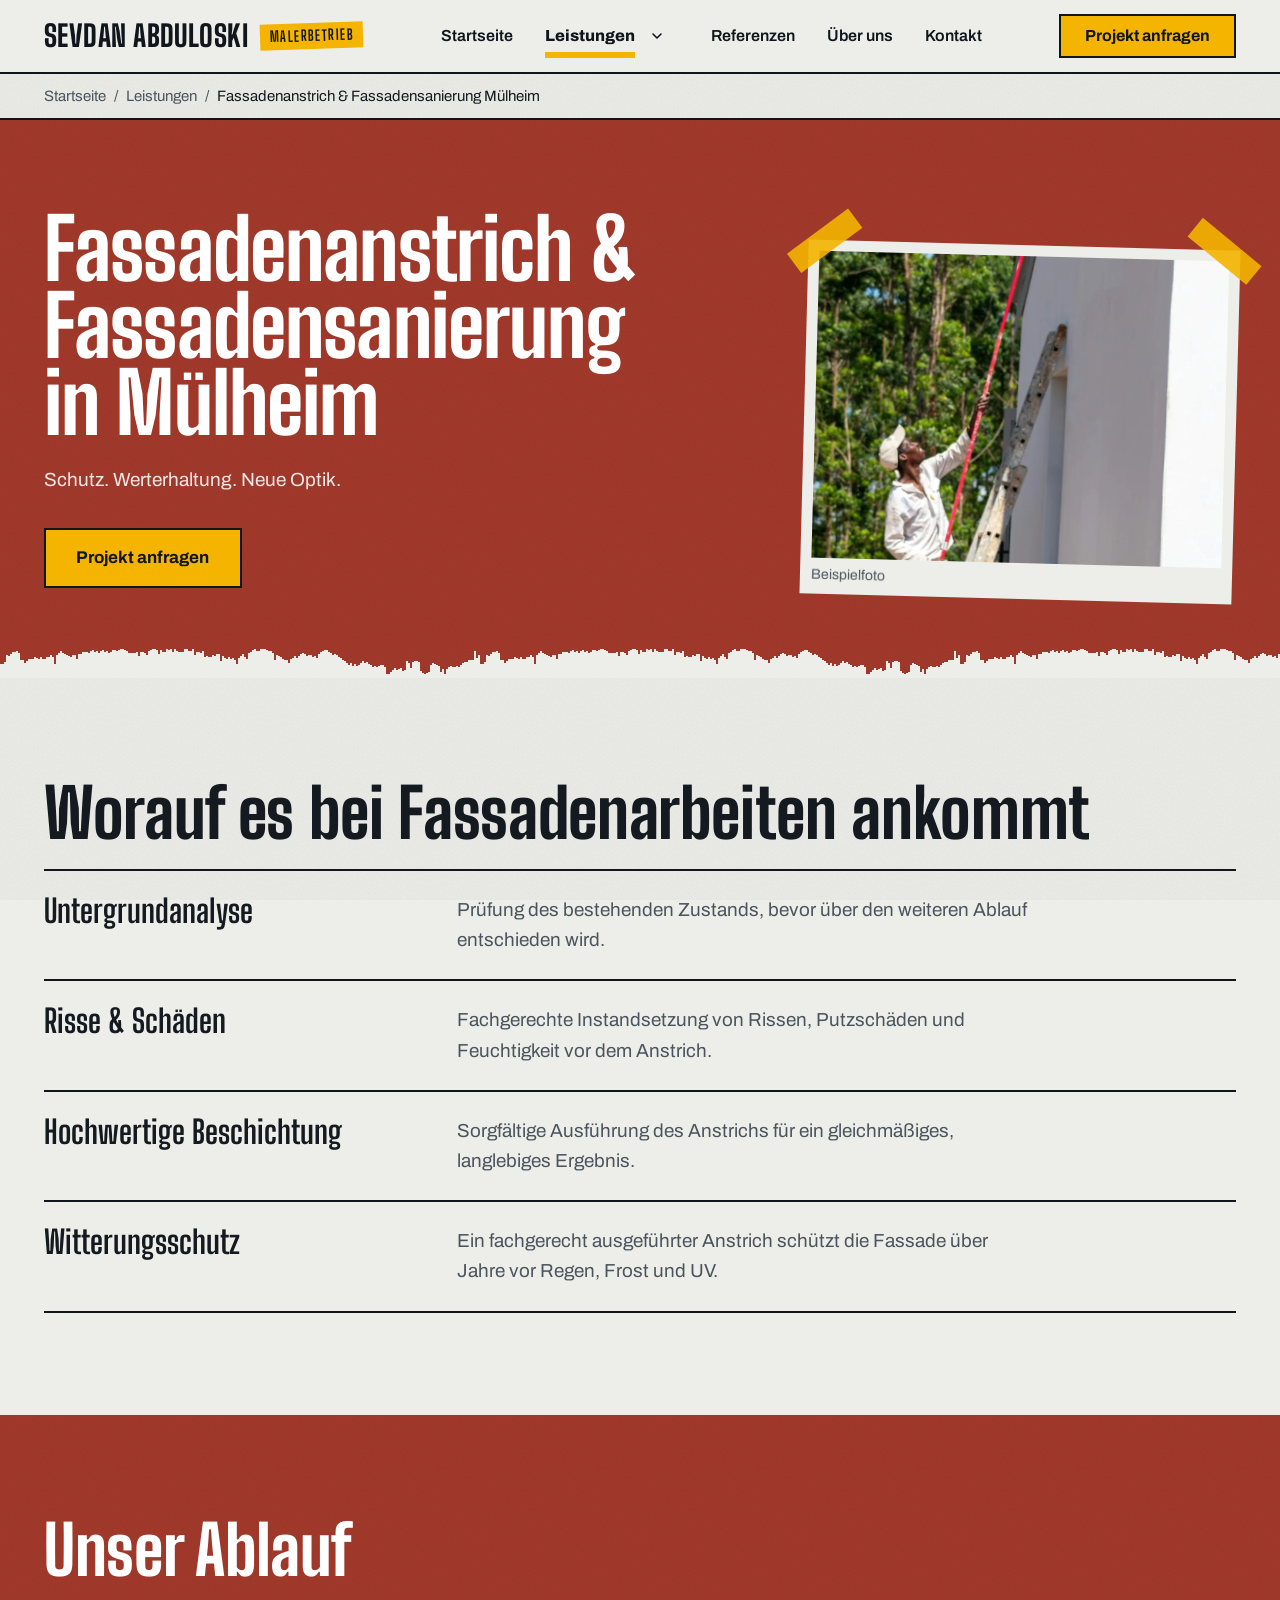
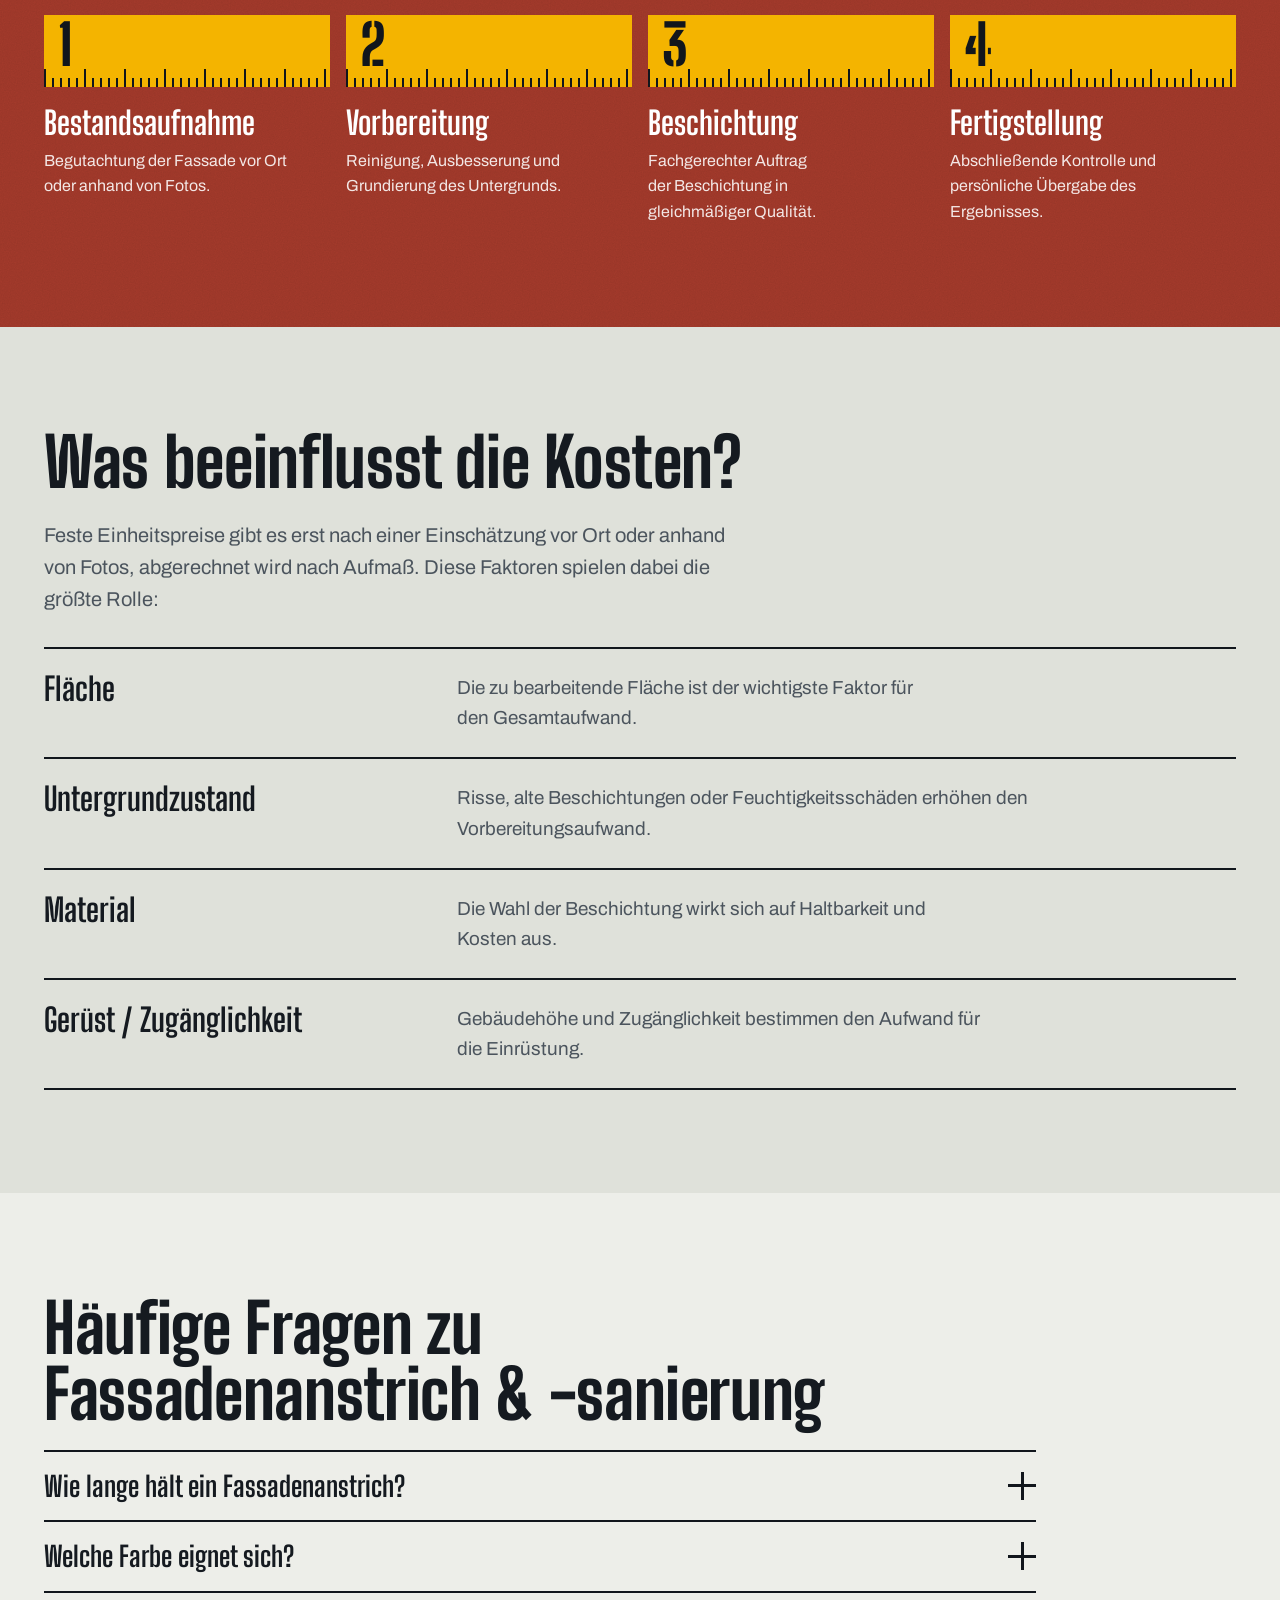
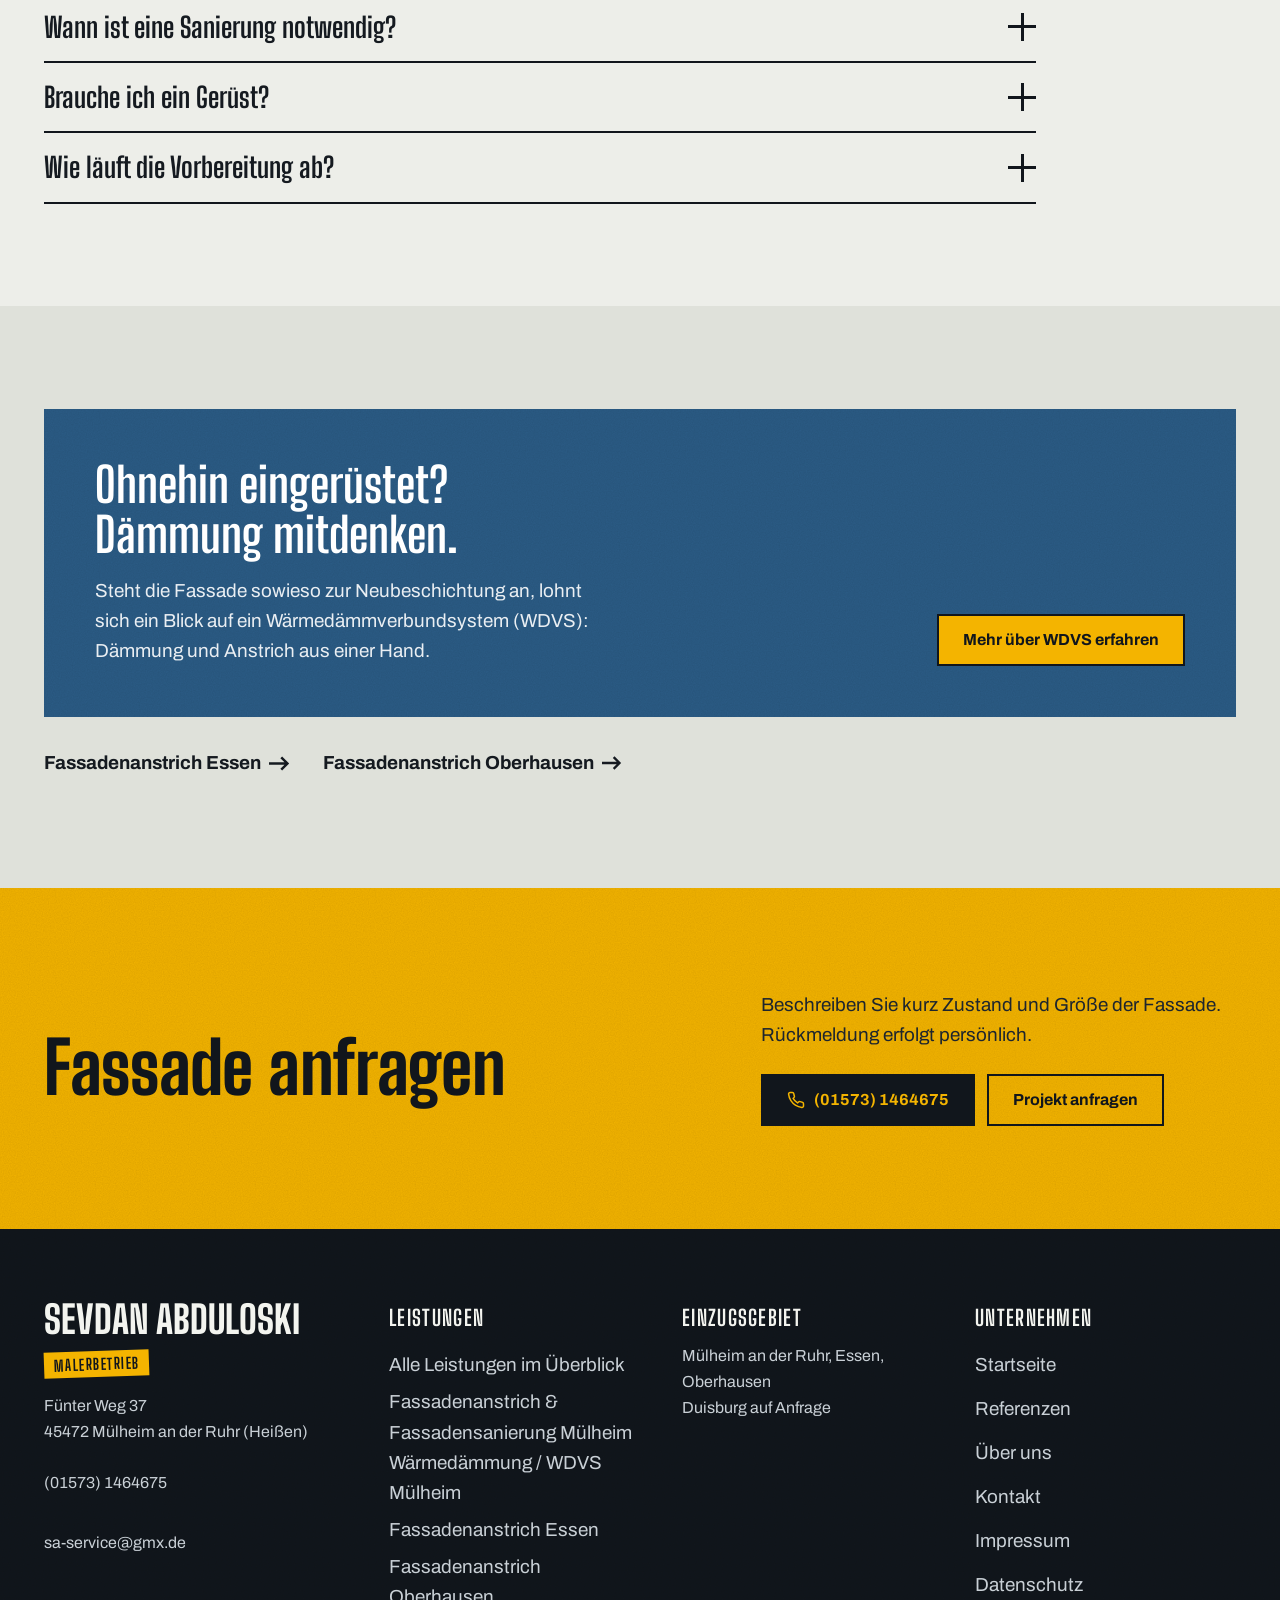
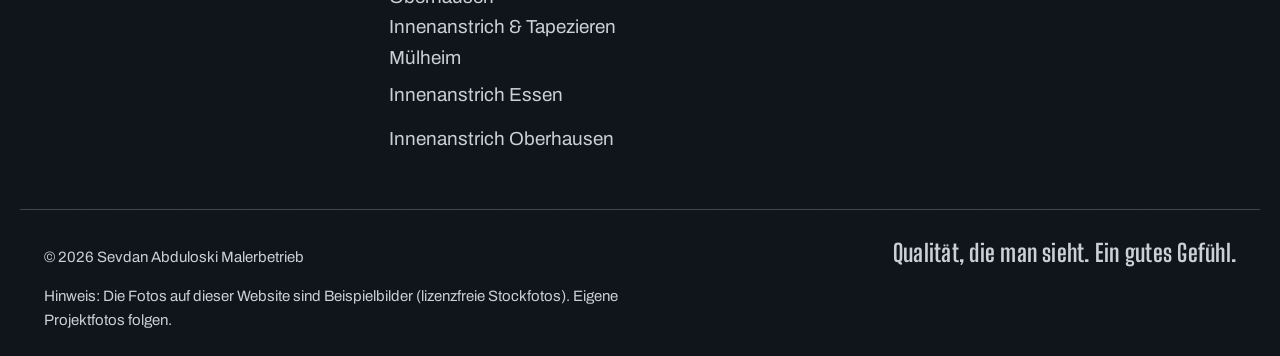
<file: leistungen/fassadenanstrich-fassadensanierung-muelheim.html>
<!DOCTYPE html>
<html lang="de">
<head>
<!-- SITE_BASE_URL: https://daiworld450.github.io/malerbetrieb-abduloski/ (bei eigener Domain hier + in canonical/og:url ueberall ersetzen) -->
<meta charset="UTF-8">
<meta name="viewport" content="width=device-width, initial-scale=1, viewport-fit=cover, interactive-widget=resizes-content">
<meta name="theme-color" content="#EDEEE9">
<meta name="color-scheme" content="light">
<title>Fassadenanstrich & Fassadensanierung Mülheim | Sevdan Abduloski Malerbetrieb</title>
<meta name="description" content="Fassadenanstrich und Fassadensanierung in Mülheim an der Ruhr: Untergrundvorbereitung, Instandsetzung und dauerhafter Witterungsschutz für Ihre Hausfassade.">
<link rel="canonical" href="https://daiworld450.github.io/malerbetrieb-abduloski/leistungen/fassadenanstrich-fassadensanierung-muelheim.html">
<link rel="icon" href="data:image/svg+xml,%3Csvg xmlns=%27http://www.w3.org/2000/svg%27 viewBox=%270 0 64 64%27%3E%3Crect width=%2764%27 height=%2764%27 rx=%2712%27 fill=%27%2311161C%27/%3E%3Ctext x=%2732%27 y=%2743%27 font-size=%2732%27 font-family=%27Arial,sans-serif%27 font-weight=%27700%27 fill=%27%23F4B400%27 text-anchor=%27middle%27%3ES%3C/text%3E%3C/svg%3E">
<meta property="og:type" content="website">
<meta property="og:title" content="Fassadenanstrich & Fassadensanierung Mülheim | Sevdan Abduloski Malerbetrieb">
<meta property="og:description" content="Fassadenanstrich und Fassadensanierung in Mülheim an der Ruhr: Untergrundvorbereitung, Instandsetzung und dauerhafter Witterungsschutz für Ihre Hausfassade.">
<meta property="og:url" content="https://daiworld450.github.io/malerbetrieb-abduloski/leistungen/fassadenanstrich-fassadensanierung-muelheim.html">
<meta property="og:locale" content="de_DE">
<meta property="og:site_name" content="Sevdan Abduloski Malerbetrieb">
<meta name="twitter:card" content="summary">
<meta name="twitter:title" content="Fassadenanstrich & Fassadensanierung Mülheim | Sevdan Abduloski Malerbetrieb">
<meta name="twitter:description" content="Fassadenanstrich und Fassadensanierung in Mülheim an der Ruhr: Untergrundvorbereitung, Instandsetzung und dauerhafter Witterungsschutz für Ihre Hausfassade.">
<link rel="preload" href="../fonts/big-shoulders-display-latin-wght.woff2" as="font" type="font/woff2" crossorigin>
<link rel="preload" href="../fonts/archivo-latin-wght.woff2" as="font" type="font/woff2" crossorigin>
<link rel="stylesheet" href="../css/style.css">
<script type="application/ld+json">
{
  "@context": "https://schema.org",
  "@type": ["HomeAndConstructionBusiness", "HousePainter"],
  "@id": "https://daiworld450.github.io/malerbetrieb-abduloski/#business",
  "name": "Sevdan Abduloski Malerbetrieb",
  "url": "https://daiworld450.github.io/malerbetrieb-abduloski/",
  "telephone": "+4915731464675",
  "email": "sa-service@gmx.de",
  "address": {
    "@type": "PostalAddress",
    "streetAddress": "Fünter Weg 37",
    "addressLocality": "Mülheim an der Ruhr",
    "postalCode": "45472",
    "addressRegion": "Nordrhein-Westfalen",
    "addressCountry": "DE"
  },
  "areaServed": [
    { "@type": "City", "name": "Mülheim an der Ruhr" },
    { "@type": "City", "name": "Essen" },
    { "@type": "City", "name": "Oberhausen" }
  ]
}
</script>
<script type="application/ld+json">
{
  "@context": "https://schema.org",
  "@type": "FAQPage",
  "mainEntity": [
    {"@type": "Question", "name": "Wie lange hält ein Fassadenanstrich?", "acceptedAnswer": {"@type": "Answer", "text": "Wie lange ein Fassadenanstrich hält, hängt von Untergrund, verwendetem Material und der Witterungsbelastung ab. Eine fachgerechte Vorbereitung und ein passendes Beschichtungssystem verlängern die Lebensdauer spürbar."}},
    {"@type": "Question", "name": "Welche Farbe eignet sich?", "acceptedAnswer": {"@type": "Answer", "text": "Die passende Farbe hängt vom Untergrund, der gewünschten Optik und eventuellen Vorgaben ab, z. B. aus dem Bebauungsplan. Das wird am besten vor Ort besprochen."}},
    {"@type": "Question", "name": "Wann ist eine Sanierung notwendig?", "acceptedAnswer": {"@type": "Answer", "text": "Risse, abplatzender Putz oder sichtbare Feuchtigkeitsschäden sind Anzeichen dafür, dass vor dem Anstrich eine Sanierung notwendig ist. Eine Begutachtung vor Ort zeigt, welcher Aufwand tatsächlich ansteht."}},
    {"@type": "Question", "name": "Brauche ich ein Gerüst?", "acceptedAnswer": {"@type": "Answer", "text": "Bei den meisten Fassadenarbeiten ist ein Gerüst notwendig, um sicher und gründlich arbeiten zu können. Der genaue Bedarf hängt von Gebäudehöhe und Zugänglichkeit ab."}},
    {"@type": "Question", "name": "Wie läuft die Vorbereitung ab?", "acceptedAnswer": {"@type": "Answer", "text": "Vor dem eigentlichen Anstrich wird der Untergrund gereinigt, geprüft und wo nötig ausgebessert oder grundiert. Dieser Schritt entscheidet maßgeblich über die Haltbarkeit des Ergebnisses."}}
  ]
}
</script>
</head>
<body data-rolle="fassade">
<a class="skip-link" href="#main">Zum Inhalt springen</a>
<header class="site-header">
  <div class="container header-inner">
    <a href="../index.html" class="logo">
      <span class="logo-name">Sevdan Abduloski</span>
      <span class="logo-sub">Malerbetrieb</span>
    </a>
    <nav class="main-nav" id="main-nav">
      <ul>
        <li><a href="../index.html">Startseite</a></li>
        <li class="has-dropdown">
          <a href="../leistungen/index.html" class="dropdown-toggle is-active" aria-current="true">Leistungen</a>
          <button type="button" class="dropdown-caret" aria-expanded="false" aria-controls="leistungen-dropdown" aria-label="Leistungen-Unterseiten anzeigen">
            <svg width="12" height="12" viewBox="0 0 12 12" aria-hidden="true"><path d="M2 4l4 4 4-4" fill="none" stroke="currentColor" stroke-width="1.6" stroke-linecap="round" stroke-linejoin="round"/></svg>
          </button>
          <ul class="dropdown" id="leistungen-dropdown">
              <li><a href="../leistungen/index.html">Alle Leistungen im Überblick</a></li>
              <li class="dropdown-label" role="presentation">Leistungen in Mülheim</li>
              <li><a href="../leistungen/fassadenanstrich-fassadensanierung-muelheim.html">Fassadenanstrich &amp; Fassadensanierung</a></li>
              <li><a href="../leistungen/waermedaemmung-wdvs-muelheim.html">Wärmedämmung / WDVS</a></li>
              <li><a href="../leistungen/innenanstrich-tapezieren-muelheim.html">Innenanstrich &amp; Tapezieren</a></li>
              <li class="dropdown-label" role="presentation">Auch in</li>
              <li class="dropdown-row"><span class="dropdown-row__place">Essen</span><a href="../leistungen/fassadenanstrich-essen.html" aria-label="Fassadenanstrich Essen">Fassade</a><a href="../leistungen/innenanstrich-essen.html" aria-label="Innenanstrich Essen">Innenraum</a></li>
              <li class="dropdown-row"><span class="dropdown-row__place">Oberhausen</span><a href="../leistungen/fassadenanstrich-oberhausen.html" aria-label="Fassadenanstrich Oberhausen">Fassade</a><a href="../leistungen/innenanstrich-oberhausen.html" aria-label="Innenanstrich Oberhausen">Innenraum</a></li>
          </ul>
        </li>
        <li><a href="../referenzen.html">Referenzen</a></li>
        <li><a href="../ueber-uns.html">Über uns</a></li>
        <li><a href="../kontakt.html">Kontakt</a></li>
        <li class="nav-cta-mobile"><a href="../kontakt.html" class="btn btn-accent"><svg class="icon-arrow" width="18" height="18" viewBox="0 0 24 24" fill="none" stroke="currentColor" stroke-width="1.8" stroke-linecap="round" stroke-linejoin="round" aria-hidden="true"><path d="M4 12h16M13 5l7 7-7 7"/></svg> Projekt anfragen</a></li>
      </ul>
    </nav>
    <a href="../kontakt.html" class="btn btn-accent header-cta">Projekt anfragen</a>
    <button type="button" class="hamburger" id="hamburger" aria-label="Menü öffnen" aria-expanded="false" aria-controls="main-nav">
      <span></span><span></span><span></span>
    </button>
  </div>
</header>
<main id="main">

<nav class="breadcrumb" aria-label="Breadcrumb"><ol><li><a href="../index.html">Startseite</a></li><li><a href="../leistungen/index.html">Leistungen</a></li><li aria-current="page">Fassadenanstrich & Fassadensanierung Mülheim</li></ol></nav>
<script type="application/ld+json">{"@context":"https://schema.org","@type":"BreadcrumbList","itemListElement":[{"@type":"ListItem","position":1,"name":"Startseite","item":"https://daiworld450.github.io/malerbetrieb-abduloski/index.html"},{"@type":"ListItem","position":2,"name":"Leistungen","item":"https://daiworld450.github.io/malerbetrieb-abduloski/leistungen/index.html"},{"@type":"ListItem","position":3,"name":"Fassadenanstrich & Fassadensanierung Mülheim"}]}</script>

<section class="page-hero page-hero--feld page-hero--kante">
  <div class="container page-hero-grid">
    <div>
      <h1>Fassadenanstrich&nbsp;&amp; Fassadensanierung in Mülheim</h1>
    <p class="hero-lead">Schutz. Werterhaltung. Neue Optik.</p>
    <div class="btn-row">
      <a href="../kontakt.html" class="btn btn-accent btn-lg">Projekt anfragen</a>
    </div>
    </div>
    <figure class="muster"><picture><source type="image/webp" srcset="../bilder/hero/fassadenanstrich-hero.webp"><img src="../bilder/hero/fassadenanstrich-hero.jpg" alt="Fassadenanstrich an einem Wohnhaus" width="1600" height="900" loading="eager" fetchpriority="high"></picture><figcaption class="muster__note">Beispielfoto</figcaption></figure>
  </div>
</section>

<section class="section">
  <div class="container">
    <h2>Worauf es bei Fassadenarbeiten ankommt</h2>
    <div class="factor-grid">
      <div class="region-card">
        <h3>Untergrundanalyse</h3>
        <p>Prüfung des bestehenden Zustands, bevor über den weiteren Ablauf entschieden wird.</p>
      </div>
      <div class="region-card">
        <h3>Risse &amp; Schäden</h3>
        <p>Fachgerechte Instandsetzung von Rissen, Putzschäden und Feuchtigkeit vor dem Anstrich.</p>
      </div>
      <div class="region-card">
        <h3>Hochwertige Beschichtung</h3>
        <p>Sorgfältige Ausführung des Anstrichs für ein gleichmäßiges, langlebiges Ergebnis.</p>
      </div>
      <div class="region-card">
        <h3>Witterungsschutz</h3>
        <p>Ein fachgerecht ausgeführter Anstrich schützt die Fassade über Jahre vor Regen, Frost und UV.</p>
      </div>
    </div>
  </div>
</section>

<!-- TODO (Design-Audit 2026-10): Vorher/Nachher-Slider ausgeblendet, bis echte Projektfotos vorliegen (REDAKTION-TODO.md Punkt 8).
<section class="section section-alt">
  <div class="container">
    <h2>Vorher. Nachher.</h2>
    <div class="before-after-block">
      <div class="before-after" data-before-after>
        <div class="before-after__side before-after__side--before">
          <span class="before-after__tag">Vorher</span>
          <picture><source type="image/webp" srcset="../bilder/vorher-nachher/fassade-vorher.webp"><img src="../bilder/vorher-nachher/fassade-vorher.jpg" alt="Vorher: verwitterte Fassade mit Riss" width="900" height="675" loading="lazy"></picture>
        </div>
        <div class="before-after__side before-after__side--after">
          <span class="before-after__tag">Nachher</span>
          <picture><source type="image/webp" srcset="../bilder/vorher-nachher/fassade-nachher.webp"><img src="../bilder/vorher-nachher/fassade-nachher.jpg" alt="Nachher: frisch verputzte, glatte Fassade" width="900" height="675" loading="lazy"></picture>
        </div>
        <div class="before-after__handle" tabindex="0" role="slider" aria-label="Vorher/Nachher-Vergleich verschieben" aria-valuemin="0" aria-valuemax="100" aria-valuenow="50">
          <div class="before-after__grip">
            <svg width="18" height="18" viewBox="0 0 24 24" fill="none" stroke="currentColor" stroke-width="2" stroke-linecap="round" stroke-linejoin="round" aria-hidden="true"><path d="M8 7l-5 5 5 5M16 7l5 5-5 5"/></svg>
          </div>
        </div>
      </div>
      <div class="before-after__meta">
        <h3>So kann eine Fassadensanierung aussehen</h3>
        <p class="placeholder-note">Beispielbild – kein reales Projekt. Sobald ein abgeschlossenes Fassadenprojekt mit
        Fotoerlaubnis vorliegt, ersetzt eine ehrliche Vorher-/Nachher-Ansicht dieses Beispiel.</p>
        <a href="../referenzen.html" class="btn btn-outline">Weitere Projekte ansehen</a>
      </div>
    </div>
  </div>
</section>
-->

<section class="section section--farbe">
  <div class="container">
    <h2>Unser Ablauf</h2>
    <ol class="zollstock">
      <li class="zollstock__segment">
          <span class="zollstock__num" aria-hidden="true">1</span>
          <h3>Bestandsaufnahme</h3>
          <p>Begutachtung der Fassade vor Ort oder anhand von Fotos.</p>
        </li>
      <li class="zollstock__segment">
          <span class="zollstock__num" aria-hidden="true">2</span>
          <h3>Vorbereitung</h3>
          <p>Reinigung, Ausbesserung und Grundierung des Untergrunds.</p>
        </li>
      <li class="zollstock__segment">
          <span class="zollstock__num" aria-hidden="true">3</span>
          <h3>Beschichtung</h3>
          <p>Fachgerechter Auftrag der Beschichtung in gleichmäßiger Qualität.</p>
        </li>
      <li class="zollstock__segment">
          <span class="zollstock__num" aria-hidden="true">4</span>
          <h3>Fertigstellung</h3>
          <p>Abschließende Kontrolle und persönliche Übergabe des Ergebnisses.</p>
        </li>
    </ol>
  </div>
</section>

<section class="section section-alt">
  <div class="container">
    <h2>Was beeinflusst die Kosten?</h2>
    <p class="section-lead">Feste Einheitspreise gibt es erst nach einer Einschätzung vor Ort oder anhand von
    Fotos, abgerechnet wird nach Aufmaß. Diese Faktoren spielen dabei die größte Rolle:</p>
    <div class="factor-grid">
      <div class="region-card">
        <h3>Fläche</h3>
        <p>Die zu bearbeitende Fläche ist der wichtigste Faktor für den Gesamtaufwand.</p>
      </div>
      <div class="region-card">
        <h3>Untergrundzustand</h3>
        <p>Risse, alte Beschichtungen oder Feuchtigkeitsschäden erhöhen den Vorbereitungsaufwand.</p>
      </div>
      <div class="region-card">
        <h3>Material</h3>
        <p>Die Wahl der Beschichtung wirkt sich auf Haltbarkeit und Kosten aus.</p>
      </div>
      <div class="region-card">
        <h3>Gerüst / Zugänglichkeit</h3>
        <p>Gebäudehöhe und Zugänglichkeit bestimmen den Aufwand für die Einrüstung.</p>
      </div>
    </div>
  </div>
</section>

<section class="section">
  <div class="container">
    <h2>Häufige Fragen zu Fassadenanstrich &amp; -sanierung</h2>
    <div class="faq-accordion">
      <details class="faq-item">
        <summary>Wie lange hält ein Fassadenanstrich?</summary>
        <p class="faq-item__body">Wie lange ein Fassadenanstrich hält, hängt von Untergrund, verwendetem Material
        und der Witterungsbelastung ab. Eine fachgerechte Vorbereitung und ein passendes Beschichtungssystem
        verlängern die Lebensdauer spürbar.</p>
      </details>
      <details class="faq-item">
        <summary>Welche Farbe eignet sich?</summary>
        <p class="faq-item__body">Die passende Farbe hängt vom Untergrund, der gewünschten Optik und eventuellen
        Vorgaben ab, z. B. aus dem Bebauungsplan. Das wird am besten vor Ort besprochen.</p>
      </details>
      <details class="faq-item">
        <summary>Wann ist eine Sanierung notwendig?</summary>
        <p class="faq-item__body">Risse, abplatzender Putz oder sichtbare Feuchtigkeitsschäden sind Anzeichen
        dafür, dass vor dem Anstrich eine Sanierung notwendig ist. Eine Begutachtung vor Ort zeigt, welcher
        Aufwand tatsächlich ansteht.</p>
      </details>
      <details class="faq-item">
        <summary>Brauche ich ein Gerüst?</summary>
        <p class="faq-item__body">Bei den meisten Fassadenarbeiten ist ein Gerüst notwendig, um sicher und
        gründlich arbeiten zu können. Der genaue Bedarf hängt von Gebäudehöhe und Zugänglichkeit ab.</p>
      </details>
      <details class="faq-item">
        <summary>Wie läuft die Vorbereitung ab?</summary>
        <p class="faq-item__body">Vor dem eigentlichen Anstrich wird der Untergrund gereinigt, geprüft und wo
        nötig ausgebessert oder grundiert. Dieser Schritt entscheidet maßgeblich über die Haltbarkeit des
        Ergebnisses.</p>
      </details>
    </div>
  </div>
</section>

<section class="section section-alt">
  <div class="container">
    <div class="cross-link cross-link--wdvs">
      <div class="cross-link__body">
        <h3>Ohnehin eingerüstet? Dämmung mitdenken.</h3>
        <p>Steht die Fassade sowieso zur Neubeschichtung an, lohnt sich ein Blick auf ein
        Wärmedämmverbundsystem (WDVS): Dämmung und Anstrich aus einer Hand.</p>
      </div>
      <a href="waermedaemmung-wdvs-muelheim.html" class="btn btn-outline">Mehr über WDVS erfahren</a>
    </div>
    <p class="link-row"><a href="fassadenanstrich-essen.html" class="link-arrow">Fassadenanstrich Essen</a><a href="fassadenanstrich-oberhausen.html" class="link-arrow">Fassadenanstrich Oberhausen</a></p>
  </div>
</section>

<section class="section cta-section">
  <div class="container cta-box">
    <h2>Fassade anfragen</h2>
    <p>Beschreiben Sie kurz Zustand und Größe der Fassade. Rückmeldung erfolgt persönlich.</p>
    <div class="btn-row">
      <a href="tel:+4915731464675" class="btn btn-accent"><svg class="icon-phone" width="18" height="18" viewBox="0 0 24 24" fill="none" stroke="currentColor" stroke-width="2" stroke-linecap="round" stroke-linejoin="round" aria-hidden="true"><path d="M22 16.92v3a2 2 0 0 1-2.18 2 19.79 19.79 0 0 1-8.63-3.07 19.5 19.5 0 0 1-6-6 19.79 19.79 0 0 1-3.07-8.67A2 2 0 0 1 4.11 2h3a2 2 0 0 1 2 1.72 12.84 12.84 0 0 0 .7 2.81 2 2 0 0 1-.45 2.11L8.09 9.91a16 16 0 0 0 6 6l1.27-1.27a2 2 0 0 1 2.11-.45 12.84 12.84 0 0 0 2.81.7A2 2 0 0 1 22 16.92z"/></svg> (01573) 1464675</a>
      <a href="../kontakt.html" class="btn btn-outline-light">Projekt anfragen</a>
    </div>
  </div>
</section>

</main>
<footer class="site-footer">
  <div class="container footer-inner">
    <div class="footer-col">
      <p class="footer-logo">Sevdan Abduloski<span>Malerbetrieb</span></p>
      <p>Fünter Weg 37<br>45472 Mülheim an der Ruhr (Heißen)</p>
      <p><a href="tel:+4915731464675">(01573) 1464675</a></p>
      <p><a href="mailto:sa-service@gmx.de">sa-service@gmx.de</a></p>
    </div>
    <div class="footer-col">
      <p class="footer-heading">Leistungen</p>
      <ul>
        <li><a href="../leistungen/index.html">Alle Leistungen im Überblick</a></li>
        <li><a href="../leistungen/fassadenanstrich-fassadensanierung-muelheim.html">Fassadenanstrich & Fassadensanierung Mülheim</a></li>
        <li><a href="../leistungen/waermedaemmung-wdvs-muelheim.html">Wärmedämmung / WDVS Mülheim</a></li>
        <li><a href="../leistungen/fassadenanstrich-essen.html">Fassadenanstrich Essen</a></li>
        <li><a href="../leistungen/fassadenanstrich-oberhausen.html">Fassadenanstrich Oberhausen</a></li>
        <li><a href="../leistungen/innenanstrich-tapezieren-muelheim.html">Innenanstrich & Tapezieren Mülheim</a></li>
        <li><a href="../leistungen/innenanstrich-essen.html">Innenanstrich Essen</a></li>
        <li><a href="../leistungen/innenanstrich-oberhausen.html">Innenanstrich Oberhausen</a></li>
      </ul>
    </div>
    <div class="footer-col">
      <p class="footer-heading">Einzugsgebiet</p>
      <p>Mülheim an der Ruhr, Essen, Oberhausen<br>Duisburg auf Anfrage</p>
    </div>
    <div class="footer-col">
      <p class="footer-heading">Unternehmen</p>
      <ul>
        <li><a href="../index.html">Startseite</a></li>
        <li><a href="../referenzen.html">Referenzen</a></li>
        <li><a href="../ueber-uns.html">Über uns</a></li>
        <li><a href="../kontakt.html">Kontakt</a></li>
        <li><a href="../impressum.html">Impressum</a></li>
        <li><a href="../datenschutz.html">Datenschutz</a></li>
      </ul>
    </div>
  </div>
  <div class="footer-bottom container">
    <p>&copy; 2026 Sevdan Abduloski Malerbetrieb</p>
    <p class="footer-tagline">Qualität, die man sieht. Ein gutes Gefühl.</p>
    <p class="footer-note">Hinweis: Die Fotos auf dieser Website sind Beispielbilder (lizenzfreie Stockfotos). Eigene Projektfotos folgen.</p>
  </div>
</footer>
<div class="mobile-action-bar" role="navigation" aria-label="Schnellkontakt">
  <a href="tel:+4915731464675" class="mobile-action-bar__item">
    <svg class="icon-phone" width="18" height="18" viewBox="0 0 24 24" fill="none" stroke="currentColor" stroke-width="2" stroke-linecap="round" stroke-linejoin="round" aria-hidden="true"><path d="M22 16.92v3a2 2 0 0 1-2.18 2 19.79 19.79 0 0 1-8.63-3.07 19.5 19.5 0 0 1-6-6 19.79 19.79 0 0 1-3.07-8.67A2 2 0 0 1 4.11 2h3a2 2 0 0 1 2 1.72 12.84 12.84 0 0 0 .7 2.81 2 2 0 0 1-.45 2.11L8.09 9.91a16 16 0 0 0 6 6l1.27-1.27a2 2 0 0 1 2.11-.45 12.84 12.84 0 0 0 2.81.7A2 2 0 0 1 22 16.92z"/></svg>
    <span>Anrufen</span>
  </a>
  <a href="https://wa.me/4915731464675" class="mobile-action-bar__item" target="_blank" rel="noopener noreferrer">
    <svg class="icon-chat" width="18" height="18" viewBox="0 0 24 24" fill="none" stroke="currentColor" stroke-width="1.8" stroke-linecap="round" stroke-linejoin="round" aria-hidden="true"><path d="M12 3C7.03 3 3 6.58 3 11c0 2.13.94 4.07 2.47 5.52L4.5 21l4.55-1.5c.94.32 1.94.5 2.95.5 4.97 0 9-3.58 9-8s-4.03-9-9-9z"/></svg>
    <span>WhatsApp</span>
  </a>
  <a href="../kontakt.html" class="mobile-action-bar__item mobile-action-bar__item--accent">
    <svg class="icon-arrow" width="18" height="18" viewBox="0 0 24 24" fill="none" stroke="currentColor" stroke-width="1.8" stroke-linecap="round" stroke-linejoin="round" aria-hidden="true"><path d="M4 12h16M13 5l7 7-7 7"/></svg>
    <span>Projekt anfragen</span>
  </a>
</div>
<script src="../js/main.js"></script>
</body>
</html>
</file>
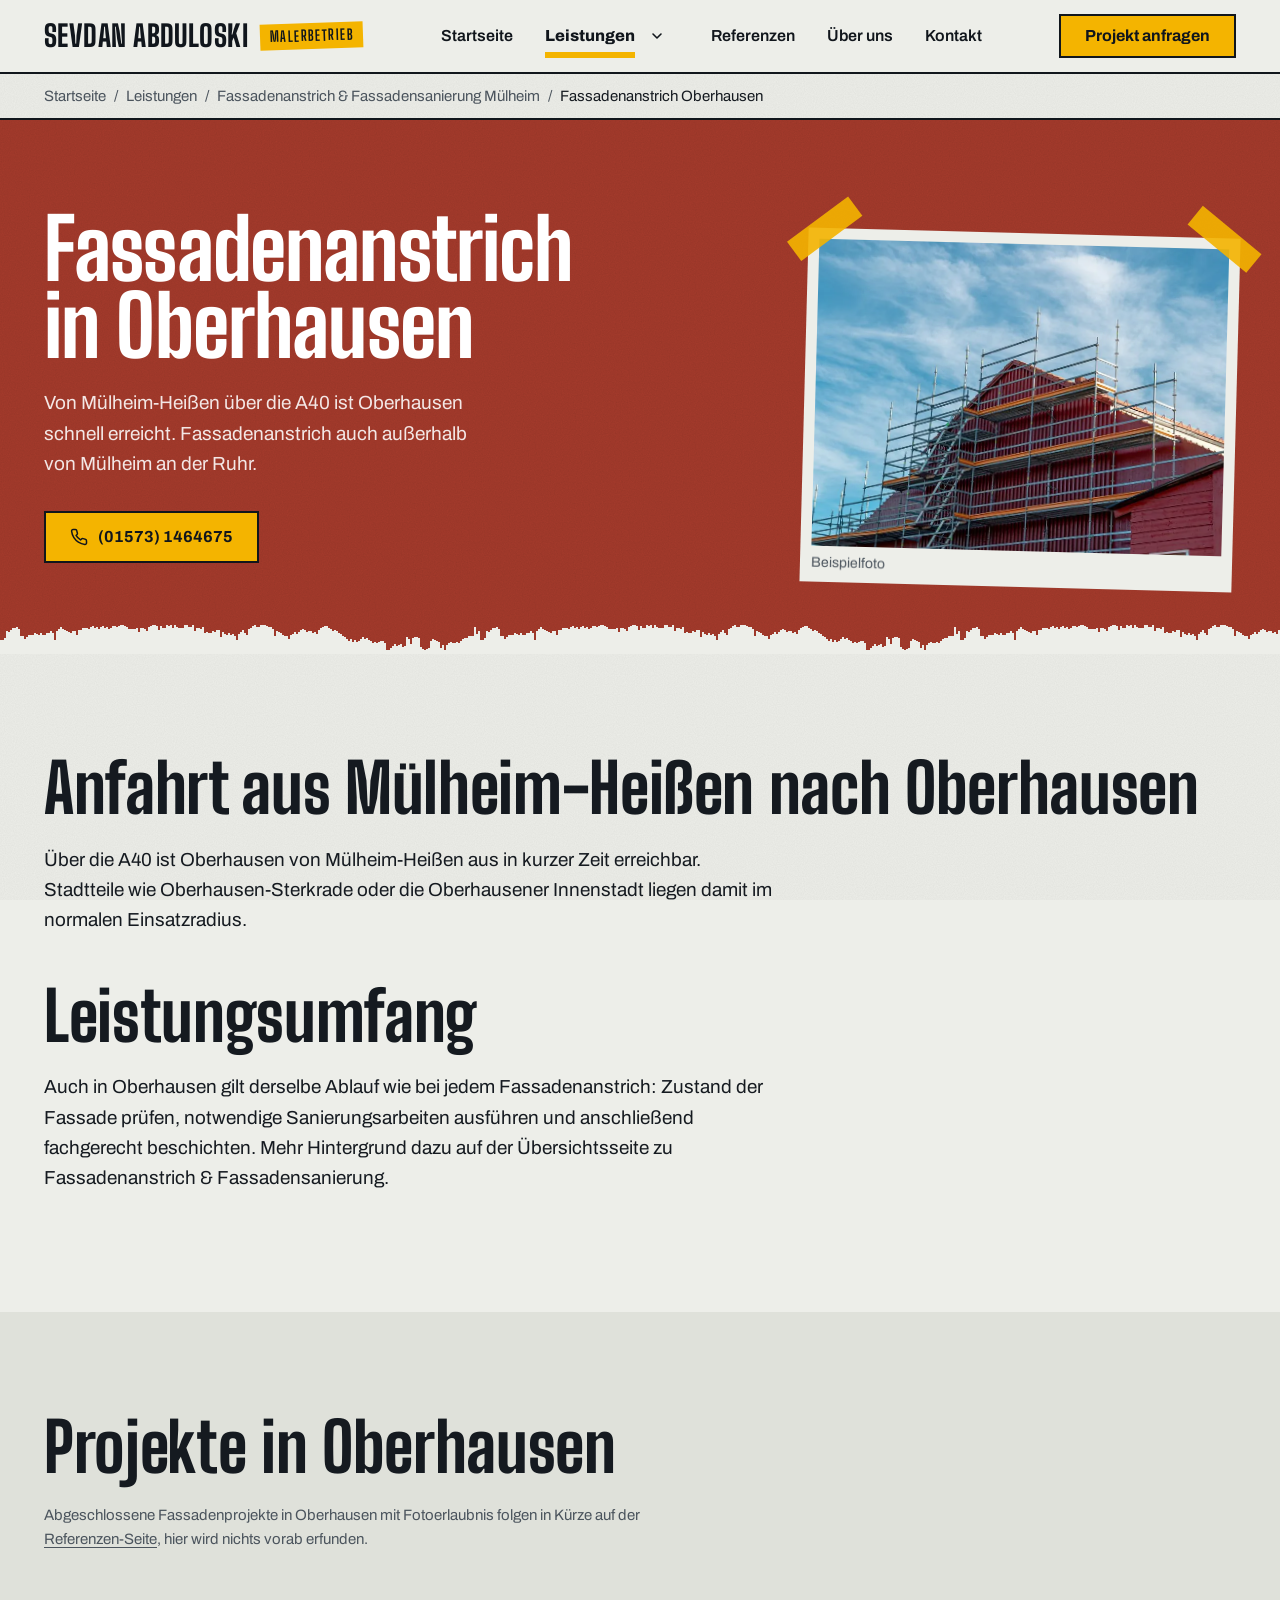
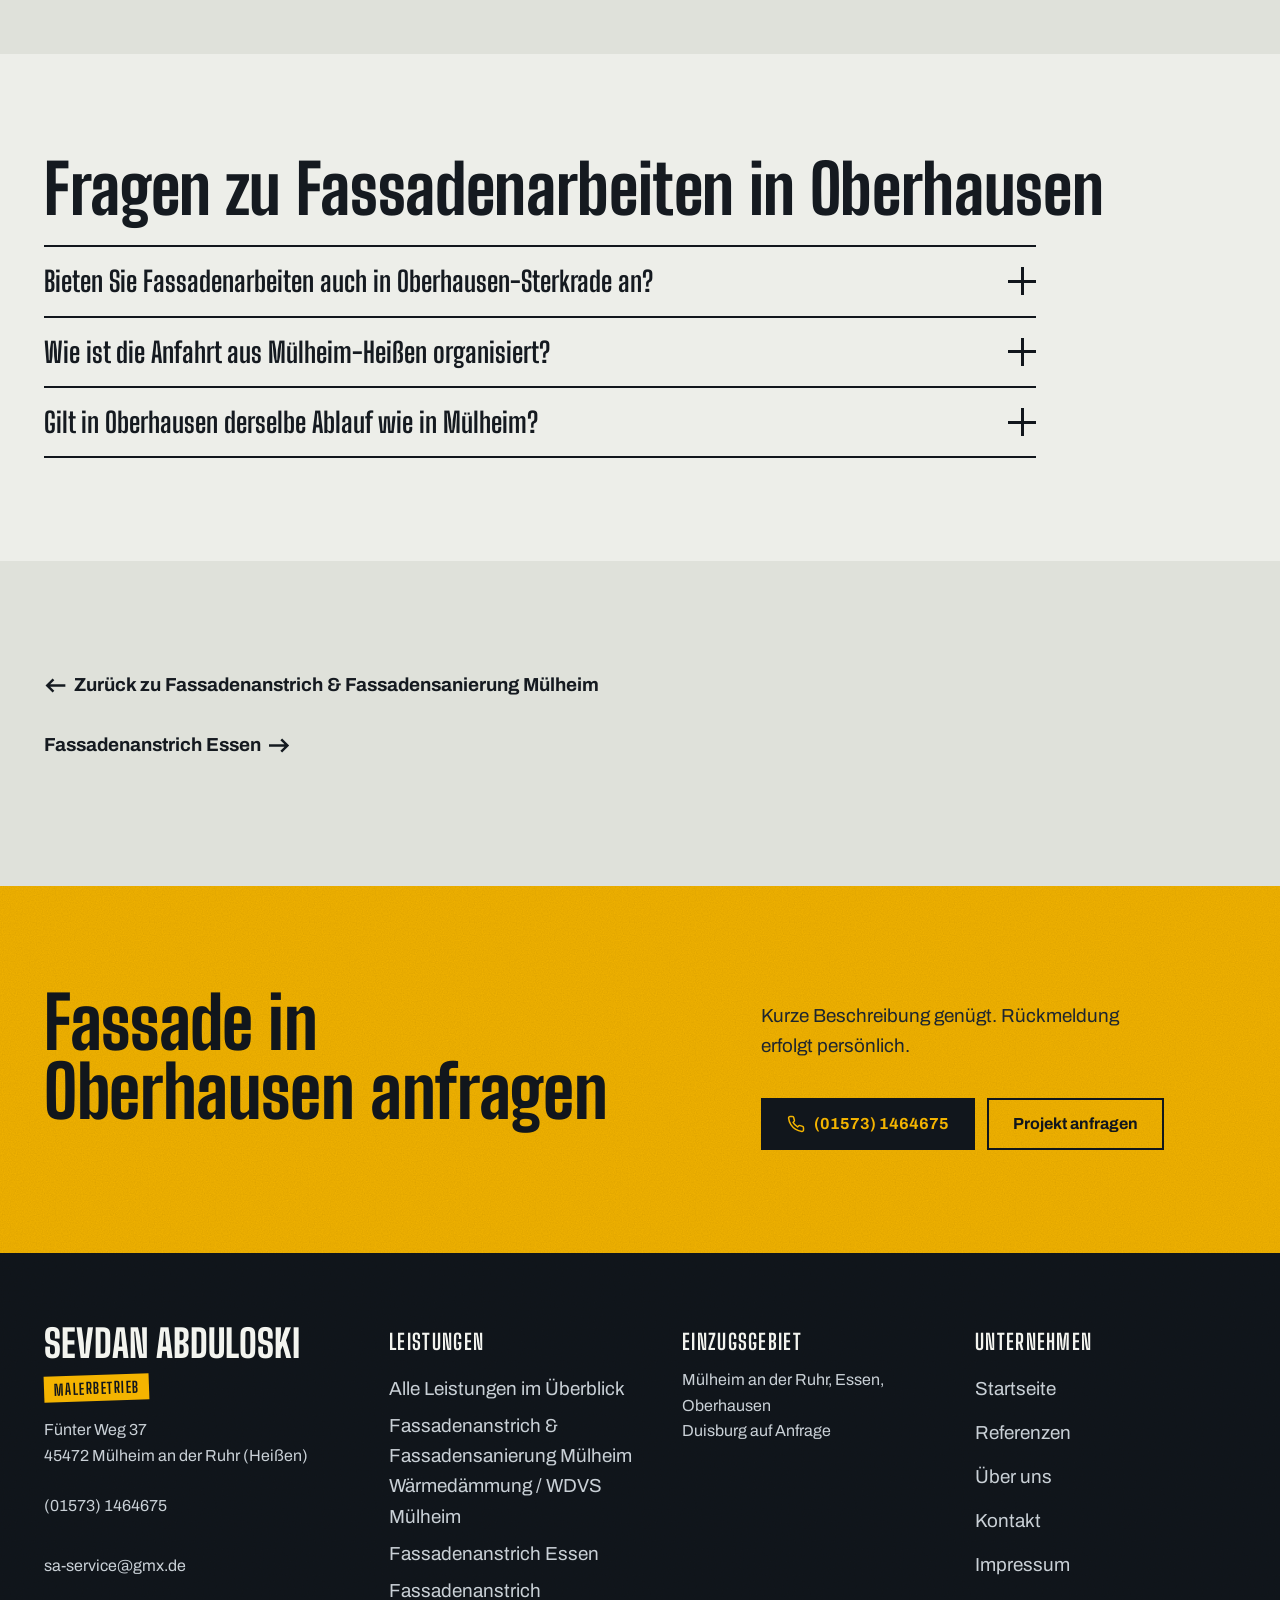
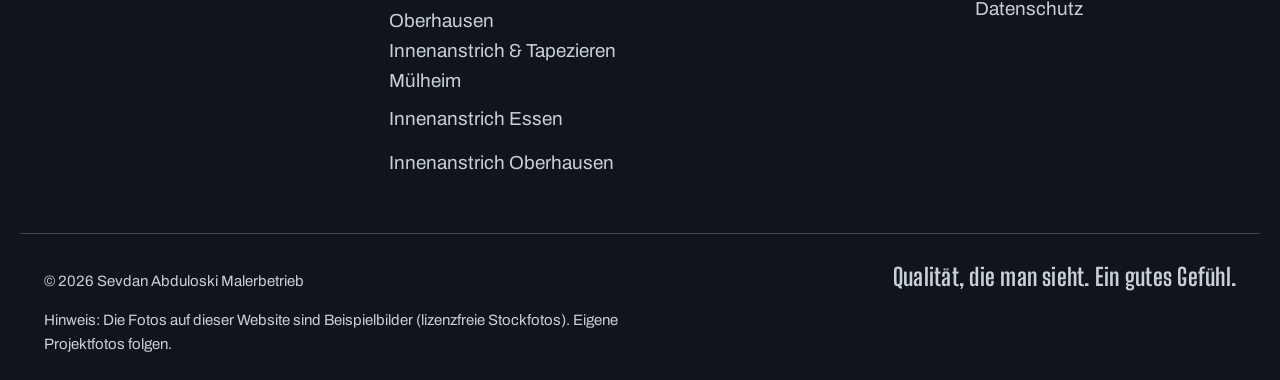
<file: leistungen/fassadenanstrich-oberhausen.html>
<!DOCTYPE html>
<html lang="de">
<head>
<!-- SITE_BASE_URL: https://daiworld450.github.io/malerbetrieb-abduloski/ (bei eigener Domain hier + in canonical/og:url ueberall ersetzen) -->
<meta charset="UTF-8">
<meta name="viewport" content="width=device-width, initial-scale=1, viewport-fit=cover, interactive-widget=resizes-content">
<meta name="theme-color" content="#EDEEE9">
<meta name="color-scheme" content="light">
<title>Fassadenanstrich Oberhausen | Sevdan Abduloski Malerbetrieb</title>
<meta name="description" content="Fassadenanstrich in Oberhausen: Anfahrt über die A40 aus Mülheim-Heißen, fachgerechte Untergrundvorbereitung und dauerhafter Witterungsschutz.">
<link rel="canonical" href="https://daiworld450.github.io/malerbetrieb-abduloski/leistungen/fassadenanstrich-oberhausen.html">
<link rel="icon" href="data:image/svg+xml,%3Csvg xmlns=%27http://www.w3.org/2000/svg%27 viewBox=%270 0 64 64%27%3E%3Crect width=%2764%27 height=%2764%27 rx=%2712%27 fill=%27%2311161C%27/%3E%3Ctext x=%2732%27 y=%2743%27 font-size=%2732%27 font-family=%27Arial,sans-serif%27 font-weight=%27700%27 fill=%27%23F4B400%27 text-anchor=%27middle%27%3ES%3C/text%3E%3C/svg%3E">
<meta property="og:type" content="website">
<meta property="og:title" content="Fassadenanstrich Oberhausen | Sevdan Abduloski Malerbetrieb">
<meta property="og:description" content="Fassadenanstrich in Oberhausen: Anfahrt über die A40 aus Mülheim-Heißen, fachgerechte Untergrundvorbereitung und dauerhafter Witterungsschutz.">
<meta property="og:url" content="https://daiworld450.github.io/malerbetrieb-abduloski/leistungen/fassadenanstrich-oberhausen.html">
<meta property="og:locale" content="de_DE">
<meta property="og:site_name" content="Sevdan Abduloski Malerbetrieb">
<meta name="twitter:card" content="summary">
<meta name="twitter:title" content="Fassadenanstrich Oberhausen | Sevdan Abduloski Malerbetrieb">
<meta name="twitter:description" content="Fassadenanstrich in Oberhausen: Anfahrt über die A40 aus Mülheim-Heißen, fachgerechte Untergrundvorbereitung und dauerhafter Witterungsschutz.">
<link rel="preload" href="../fonts/big-shoulders-display-latin-wght.woff2" as="font" type="font/woff2" crossorigin>
<link rel="preload" href="../fonts/archivo-latin-wght.woff2" as="font" type="font/woff2" crossorigin>
<link rel="stylesheet" href="../css/style.css">
<script type="application/ld+json">
{
  "@context": "https://schema.org",
  "@type": ["HomeAndConstructionBusiness", "HousePainter"],
  "@id": "https://daiworld450.github.io/malerbetrieb-abduloski/#business",
  "name": "Sevdan Abduloski Malerbetrieb",
  "url": "https://daiworld450.github.io/malerbetrieb-abduloski/",
  "telephone": "+4915731464675",
  "email": "sa-service@gmx.de",
  "address": {
    "@type": "PostalAddress",
    "streetAddress": "Fünter Weg 37",
    "addressLocality": "Mülheim an der Ruhr",
    "postalCode": "45472",
    "addressRegion": "Nordrhein-Westfalen",
    "addressCountry": "DE"
  },
  "areaServed": [
    { "@type": "City", "name": "Mülheim an der Ruhr" },
    { "@type": "City", "name": "Essen" },
    { "@type": "City", "name": "Oberhausen" }
  ]
}
</script>
<script type="application/ld+json">
{
  "@context": "https://schema.org",
  "@type": "FAQPage",
  "mainEntity": [
    {"@type": "Question", "name": "Bieten Sie Fassadenarbeiten auch in Oberhausen-Sterkrade an?", "acceptedAnswer": {"@type": "Answer", "text": "Ja, über die A40 ist Oberhausen-Sterkrade von Mülheim-Heißen aus gut erreichbar und liegt im normalen Einsatzgebiet."}},
    {"@type": "Question", "name": "Wie ist die Anfahrt aus Mülheim-Heißen organisiert?", "acceptedAnswer": {"@type": "Answer", "text": "Die Anfahrt erfolgt über die A40, wodurch auch die Oberhausener Innenstadt ohne größeren Aufwand erreichbar ist."}},
    {"@type": "Question", "name": "Gilt in Oberhausen derselbe Ablauf wie in Mülheim?", "acceptedAnswer": {"@type": "Answer", "text": "Ja, Untergrundprüfung, Vorbereitung und Beschichtung laufen in Oberhausen genauso ab wie am Betriebssitz in Mülheim-Heißen."}}
  ]
}
</script>
</head>
<body data-rolle="fassade">
<a class="skip-link" href="#main">Zum Inhalt springen</a>
<header class="site-header">
  <div class="container header-inner">
    <a href="../index.html" class="logo">
      <span class="logo-name">Sevdan Abduloski</span>
      <span class="logo-sub">Malerbetrieb</span>
    </a>
    <nav class="main-nav" id="main-nav">
      <ul>
        <li><a href="../index.html">Startseite</a></li>
        <li class="has-dropdown">
          <a href="../leistungen/index.html" class="dropdown-toggle is-active" aria-current="true">Leistungen</a>
          <button type="button" class="dropdown-caret" aria-expanded="false" aria-controls="leistungen-dropdown" aria-label="Leistungen-Unterseiten anzeigen">
            <svg width="12" height="12" viewBox="0 0 12 12" aria-hidden="true"><path d="M2 4l4 4 4-4" fill="none" stroke="currentColor" stroke-width="1.6" stroke-linecap="round" stroke-linejoin="round"/></svg>
          </button>
          <ul class="dropdown" id="leistungen-dropdown">
              <li><a href="../leistungen/index.html">Alle Leistungen im Überblick</a></li>
              <li class="dropdown-label" role="presentation">Leistungen in Mülheim</li>
              <li><a href="../leistungen/fassadenanstrich-fassadensanierung-muelheim.html">Fassadenanstrich &amp; Fassadensanierung</a></li>
              <li><a href="../leistungen/waermedaemmung-wdvs-muelheim.html">Wärmedämmung / WDVS</a></li>
              <li><a href="../leistungen/innenanstrich-tapezieren-muelheim.html">Innenanstrich &amp; Tapezieren</a></li>
              <li class="dropdown-label" role="presentation">Auch in</li>
              <li class="dropdown-row"><span class="dropdown-row__place">Essen</span><a href="../leistungen/fassadenanstrich-essen.html" aria-label="Fassadenanstrich Essen">Fassade</a><a href="../leistungen/innenanstrich-essen.html" aria-label="Innenanstrich Essen">Innenraum</a></li>
              <li class="dropdown-row"><span class="dropdown-row__place">Oberhausen</span><a href="../leistungen/fassadenanstrich-oberhausen.html" aria-label="Fassadenanstrich Oberhausen">Fassade</a><a href="../leistungen/innenanstrich-oberhausen.html" aria-label="Innenanstrich Oberhausen">Innenraum</a></li>
          </ul>
        </li>
        <li><a href="../referenzen.html">Referenzen</a></li>
        <li><a href="../ueber-uns.html">Über uns</a></li>
        <li><a href="../kontakt.html">Kontakt</a></li>
        <li class="nav-cta-mobile"><a href="../kontakt.html" class="btn btn-accent"><svg class="icon-arrow" width="18" height="18" viewBox="0 0 24 24" fill="none" stroke="currentColor" stroke-width="1.8" stroke-linecap="round" stroke-linejoin="round" aria-hidden="true"><path d="M4 12h16M13 5l7 7-7 7"/></svg> Projekt anfragen</a></li>
      </ul>
    </nav>
    <a href="../kontakt.html" class="btn btn-accent header-cta">Projekt anfragen</a>
    <button type="button" class="hamburger" id="hamburger" aria-label="Menü öffnen" aria-expanded="false" aria-controls="main-nav">
      <span></span><span></span><span></span>
    </button>
  </div>
</header>
<main id="main">

<nav class="breadcrumb" aria-label="Breadcrumb"><ol><li><a href="../index.html">Startseite</a></li><li><a href="../leistungen/index.html">Leistungen</a></li><li><a href="../leistungen/fassadenanstrich-fassadensanierung-muelheim.html">Fassadenanstrich & Fassadensanierung Mülheim</a></li><li aria-current="page">Fassadenanstrich Oberhausen</li></ol></nav>
<script type="application/ld+json">{"@context":"https://schema.org","@type":"BreadcrumbList","itemListElement":[{"@type":"ListItem","position":1,"name":"Startseite","item":"https://daiworld450.github.io/malerbetrieb-abduloski/index.html"},{"@type":"ListItem","position":2,"name":"Leistungen","item":"https://daiworld450.github.io/malerbetrieb-abduloski/leistungen/index.html"},{"@type":"ListItem","position":3,"name":"Fassadenanstrich & Fassadensanierung Mülheim","item":"https://daiworld450.github.io/malerbetrieb-abduloski/leistungen/fassadenanstrich-fassadensanierung-muelheim.html"},{"@type":"ListItem","position":4,"name":"Fassadenanstrich Oberhausen"}]}</script>
<section class="page-hero page-hero--feld page-hero--kante">
  <div class="container page-hero-grid">
    <div>
      <h1>Fassadenanstrich in Oberhausen</h1>
      <p class="hero-lead">Von Mülheim-Heißen über die A40 ist Oberhausen schnell erreicht. Fassadenanstrich auch außerhalb von Mülheim an der Ruhr.</p>
      <div class="btn-row"><a href="tel:+4915731464675" class="btn btn-accent"><svg class="icon-phone" width="18" height="18" viewBox="0 0 24 24" fill="none" stroke="currentColor" stroke-width="2" stroke-linecap="round" stroke-linejoin="round" aria-hidden="true"><path d="M22 16.92v3a2 2 0 0 1-2.18 2 19.79 19.79 0 0 1-8.63-3.07 19.5 19.5 0 0 1-6-6 19.79 19.79 0 0 1-3.07-8.67A2 2 0 0 1 4.11 2h3a2 2 0 0 1 2 1.72 12.84 12.84 0 0 0 .7 2.81 2 2 0 0 1-.45 2.11L8.09 9.91a16 16 0 0 0 6 6l1.27-1.27a2 2 0 0 1 2.11-.45 12.84 12.84 0 0 0 2.81.7A2 2 0 0 1 22 16.92z"/></svg> (01573) 1464675</a></div>
    </div>
    <figure class="muster"><picture><source type="image/webp" srcset="../bilder/leistungen/fassadensanierung.webp"><img src="../bilder/leistungen/fassadensanierung.jpg" alt="Fassadenanstrich an einem Haus" width="800" height="600" loading="eager" fetchpriority="high"></picture><figcaption class="muster__note">Beispielfoto</figcaption></figure>
  </div>
</section>

<section class="section">
  <div class="container">
    <h2>Anfahrt aus Mülheim-Heißen nach Oberhausen</h2>
    <p>Über die A40 ist Oberhausen von Mülheim-Heißen aus in kurzer Zeit erreichbar. Stadtteile wie
    Oberhausen-Sterkrade oder die Oberhausener Innenstadt liegen damit im normalen Einsatzradius.</p>
    <h2>Leistungsumfang</h2>
    <p>Auch in Oberhausen gilt derselbe Ablauf wie bei jedem Fassadenanstrich: Zustand der Fassade prüfen,
    notwendige Sanierungsarbeiten ausführen und anschließend fachgerecht beschichten. Mehr Hintergrund dazu
    auf der Übersichtsseite zu Fassadenanstrich &amp; Fassadensanierung.</p>
  </div>
</section>

<section class="section section-alt">
  <div class="container">
    <h2>Projekte in Oberhausen</h2>
    <p class="placeholder-note">Abgeschlossene Fassadenprojekte in Oberhausen mit Fotoerlaubnis folgen in
    Kürze auf der <a href="../referenzen.html">Referenzen-Seite</a>, hier wird nichts vorab erfunden.</p>
  </div>
</section>

<section class="section">
  <div class="container">
    <h2>Fragen zu Fassadenarbeiten in Oberhausen</h2>
    <div class="faq-accordion">
      <details class="faq-item">
        <summary>Bieten Sie Fassadenarbeiten auch in Oberhausen-Sterkrade an?</summary>
        <p class="faq-item__body">Ja, über die A40 ist Oberhausen-Sterkrade von Mülheim-Heißen aus gut
        erreichbar und liegt im normalen Einsatzgebiet.</p>
      </details>
      <details class="faq-item">
        <summary>Wie ist die Anfahrt aus Mülheim-Heißen organisiert?</summary>
        <p class="faq-item__body">Die Anfahrt erfolgt über die A40, wodurch auch die Oberhausener
        Innenstadt ohne größeren Aufwand erreichbar ist.</p>
      </details>
      <details class="faq-item">
        <summary>Gilt in Oberhausen derselbe Ablauf wie in Mülheim?</summary>
        <p class="faq-item__body">Ja, Untergrundprüfung, Vorbereitung und Beschichtung laufen in
        Oberhausen genauso ab wie am Betriebssitz in Mülheim-Heißen.</p>
      </details>
    </div>
  </div>
</section>

<section class="section section-alt">
  <div class="container">
    <p><a href="fassadenanstrich-fassadensanierung-muelheim.html" class="link-arrow link-arrow--back">Zurück zu Fassadenanstrich &amp; Fassadensanierung Mülheim</a></p>
    <p><a href="fassadenanstrich-essen.html" class="link-arrow">Fassadenanstrich Essen</a></p>
  </div>
</section>

<section class="section cta-section">
  <div class="container cta-box">
    <h2>Fassade in Oberhausen anfragen</h2>
    <p>Kurze Beschreibung genügt. Rückmeldung erfolgt persönlich.</p>
    <div class="btn-row">
      <a href="tel:+4915731464675" class="btn btn-accent"><svg class="icon-phone" width="18" height="18" viewBox="0 0 24 24" fill="none" stroke="currentColor" stroke-width="2" stroke-linecap="round" stroke-linejoin="round" aria-hidden="true"><path d="M22 16.92v3a2 2 0 0 1-2.18 2 19.79 19.79 0 0 1-8.63-3.07 19.5 19.5 0 0 1-6-6 19.79 19.79 0 0 1-3.07-8.67A2 2 0 0 1 4.11 2h3a2 2 0 0 1 2 1.72 12.84 12.84 0 0 0 .7 2.81 2 2 0 0 1-.45 2.11L8.09 9.91a16 16 0 0 0 6 6l1.27-1.27a2 2 0 0 1 2.11-.45 12.84 12.84 0 0 0 2.81.7A2 2 0 0 1 22 16.92z"/></svg> (01573) 1464675</a>
      <a href="../kontakt.html" class="btn btn-outline-light">Projekt anfragen</a>
    </div>
  </div>
</section>

</main>
<footer class="site-footer">
  <div class="container footer-inner">
    <div class="footer-col">
      <p class="footer-logo">Sevdan Abduloski<span>Malerbetrieb</span></p>
      <p>Fünter Weg 37<br>45472 Mülheim an der Ruhr (Heißen)</p>
      <p><a href="tel:+4915731464675">(01573) 1464675</a></p>
      <p><a href="mailto:sa-service@gmx.de">sa-service@gmx.de</a></p>
    </div>
    <div class="footer-col">
      <p class="footer-heading">Leistungen</p>
      <ul>
        <li><a href="../leistungen/index.html">Alle Leistungen im Überblick</a></li>
        <li><a href="../leistungen/fassadenanstrich-fassadensanierung-muelheim.html">Fassadenanstrich & Fassadensanierung Mülheim</a></li>
        <li><a href="../leistungen/waermedaemmung-wdvs-muelheim.html">Wärmedämmung / WDVS Mülheim</a></li>
        <li><a href="../leistungen/fassadenanstrich-essen.html">Fassadenanstrich Essen</a></li>
        <li><a href="../leistungen/fassadenanstrich-oberhausen.html">Fassadenanstrich Oberhausen</a></li>
        <li><a href="../leistungen/innenanstrich-tapezieren-muelheim.html">Innenanstrich & Tapezieren Mülheim</a></li>
        <li><a href="../leistungen/innenanstrich-essen.html">Innenanstrich Essen</a></li>
        <li><a href="../leistungen/innenanstrich-oberhausen.html">Innenanstrich Oberhausen</a></li>
      </ul>
    </div>
    <div class="footer-col">
      <p class="footer-heading">Einzugsgebiet</p>
      <p>Mülheim an der Ruhr, Essen, Oberhausen<br>Duisburg auf Anfrage</p>
    </div>
    <div class="footer-col">
      <p class="footer-heading">Unternehmen</p>
      <ul>
        <li><a href="../index.html">Startseite</a></li>
        <li><a href="../referenzen.html">Referenzen</a></li>
        <li><a href="../ueber-uns.html">Über uns</a></li>
        <li><a href="../kontakt.html">Kontakt</a></li>
        <li><a href="../impressum.html">Impressum</a></li>
        <li><a href="../datenschutz.html">Datenschutz</a></li>
      </ul>
    </div>
  </div>
  <div class="footer-bottom container">
    <p>&copy; 2026 Sevdan Abduloski Malerbetrieb</p>
    <p class="footer-tagline">Qualität, die man sieht. Ein gutes Gefühl.</p>
    <p class="footer-note">Hinweis: Die Fotos auf dieser Website sind Beispielbilder (lizenzfreie Stockfotos). Eigene Projektfotos folgen.</p>
  </div>
</footer>
<div class="mobile-action-bar" role="navigation" aria-label="Schnellkontakt">
  <a href="tel:+4915731464675" class="mobile-action-bar__item">
    <svg class="icon-phone" width="18" height="18" viewBox="0 0 24 24" fill="none" stroke="currentColor" stroke-width="2" stroke-linecap="round" stroke-linejoin="round" aria-hidden="true"><path d="M22 16.92v3a2 2 0 0 1-2.18 2 19.79 19.79 0 0 1-8.63-3.07 19.5 19.5 0 0 1-6-6 19.79 19.79 0 0 1-3.07-8.67A2 2 0 0 1 4.11 2h3a2 2 0 0 1 2 1.72 12.84 12.84 0 0 0 .7 2.81 2 2 0 0 1-.45 2.11L8.09 9.91a16 16 0 0 0 6 6l1.27-1.27a2 2 0 0 1 2.11-.45 12.84 12.84 0 0 0 2.81.7A2 2 0 0 1 22 16.92z"/></svg>
    <span>Anrufen</span>
  </a>
  <a href="https://wa.me/4915731464675" class="mobile-action-bar__item" target="_blank" rel="noopener noreferrer">
    <svg class="icon-chat" width="18" height="18" viewBox="0 0 24 24" fill="none" stroke="currentColor" stroke-width="1.8" stroke-linecap="round" stroke-linejoin="round" aria-hidden="true"><path d="M12 3C7.03 3 3 6.58 3 11c0 2.13.94 4.07 2.47 5.52L4.5 21l4.55-1.5c.94.32 1.94.5 2.95.5 4.97 0 9-3.58 9-8s-4.03-9-9-9z"/></svg>
    <span>WhatsApp</span>
  </a>
  <a href="../kontakt.html" class="mobile-action-bar__item mobile-action-bar__item--accent">
    <svg class="icon-arrow" width="18" height="18" viewBox="0 0 24 24" fill="none" stroke="currentColor" stroke-width="1.8" stroke-linecap="round" stroke-linejoin="round" aria-hidden="true"><path d="M4 12h16M13 5l7 7-7 7"/></svg>
    <span>Projekt anfragen</span>
  </a>
</div>
<script src="../js/main.js"></script>
</body>
</html>
</file>
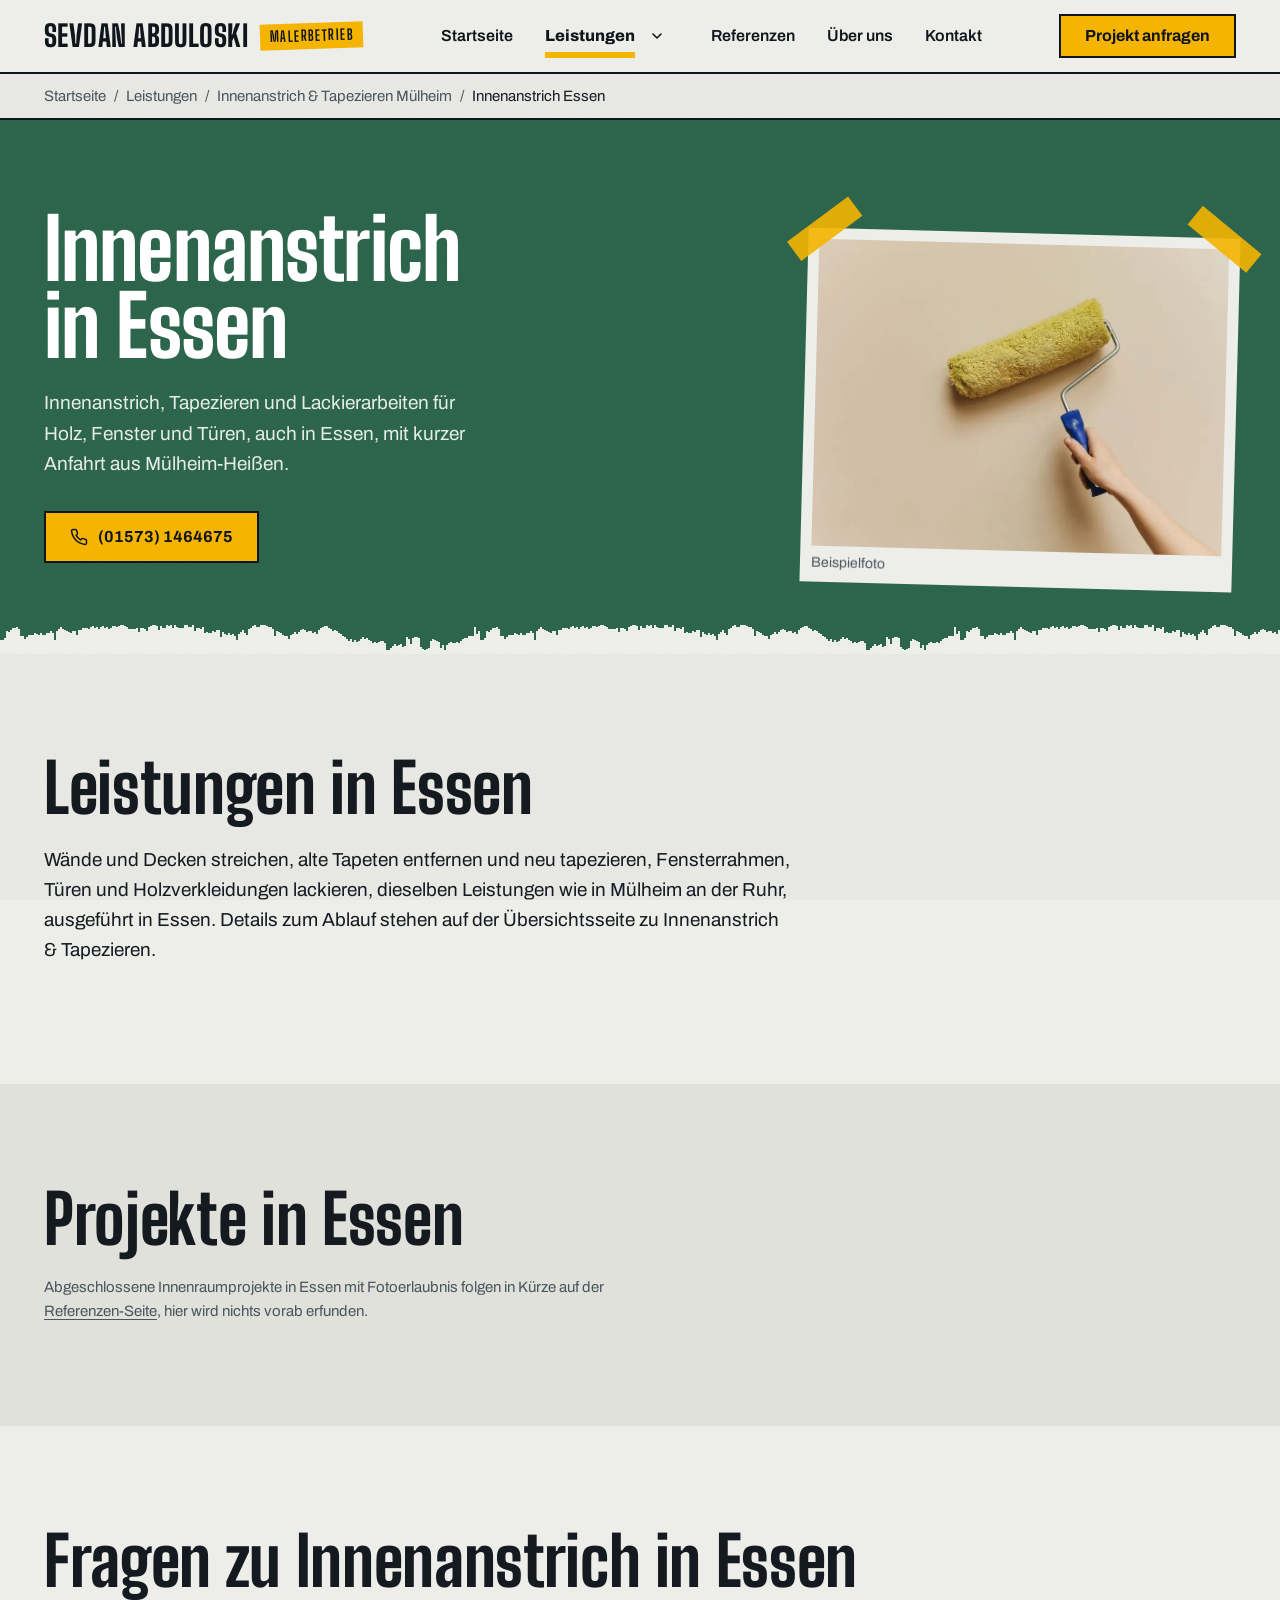
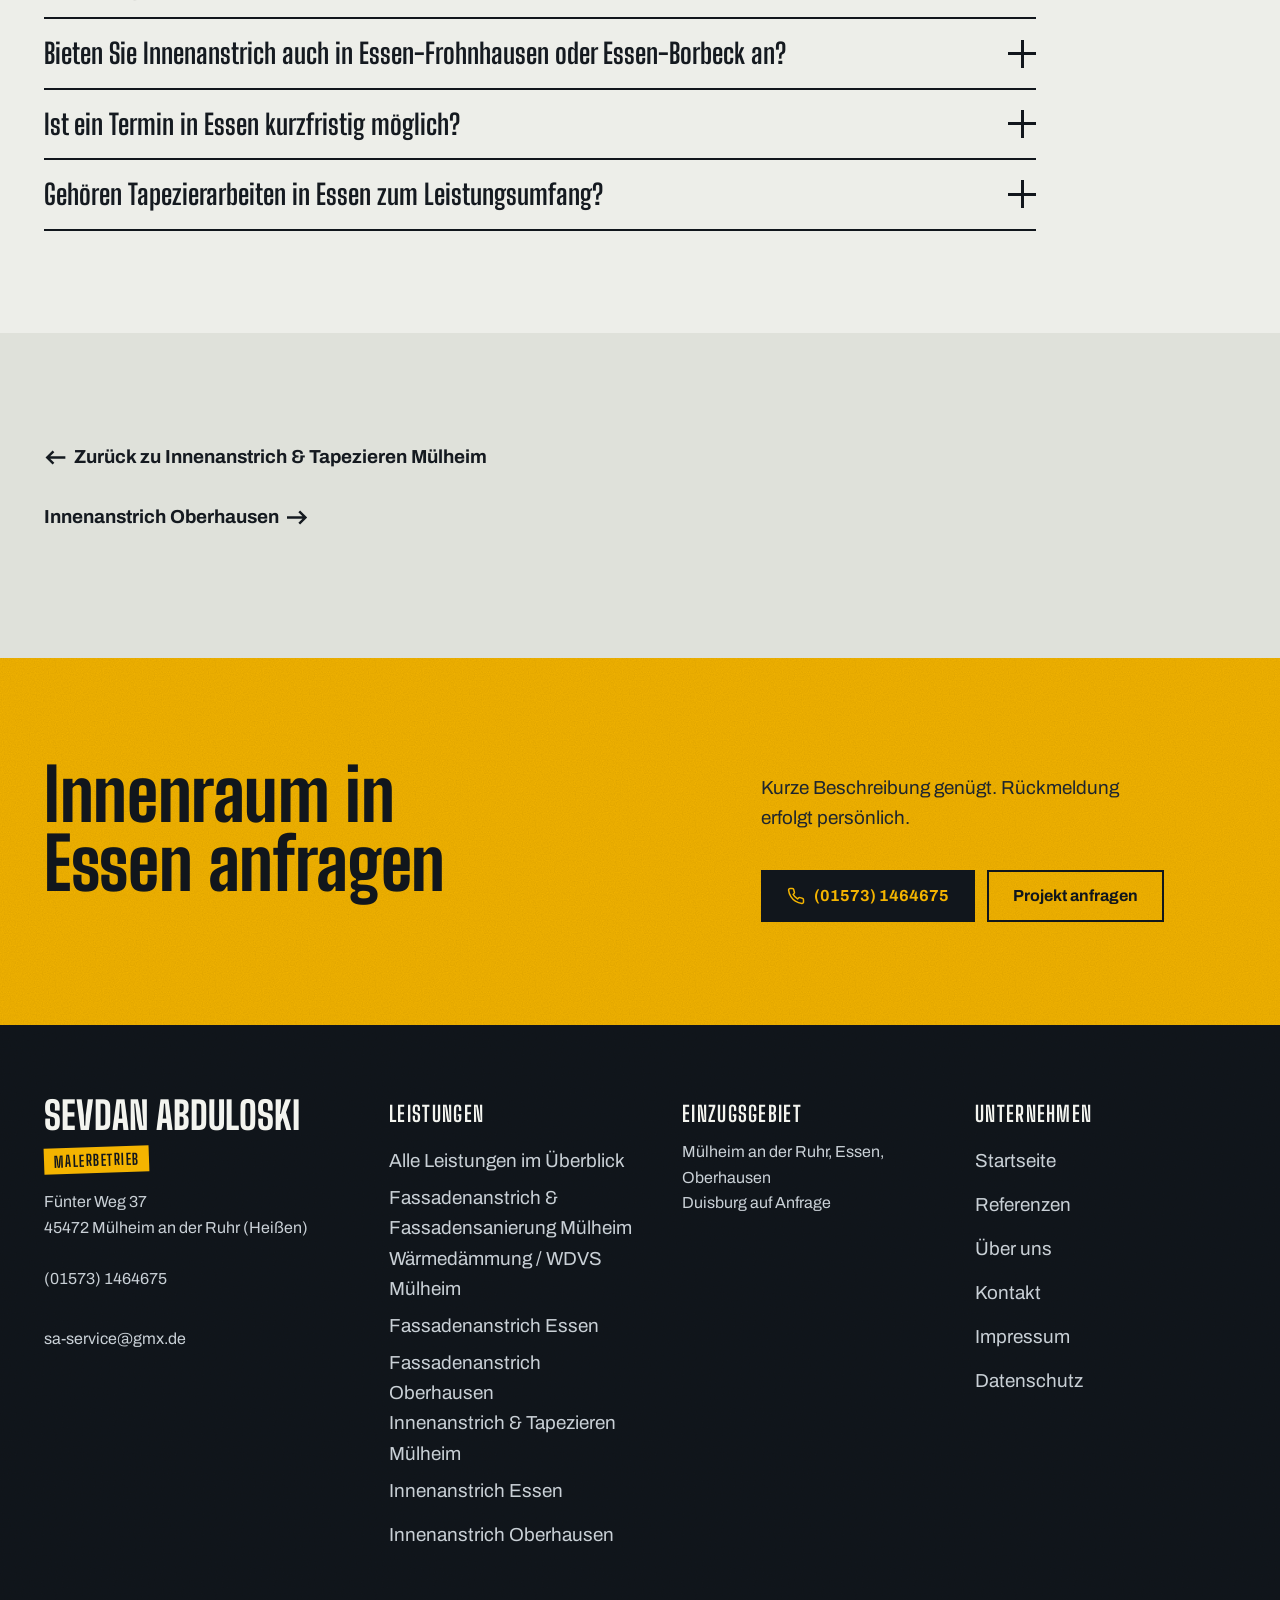
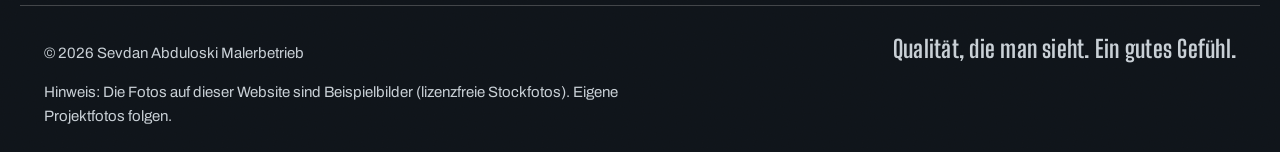
<file: leistungen/innenanstrich-essen.html>
<!DOCTYPE html>
<html lang="de">
<head>
<!-- SITE_BASE_URL: https://daiworld450.github.io/malerbetrieb-abduloski/ (bei eigener Domain hier + in canonical/og:url ueberall ersetzen) -->
<meta charset="UTF-8">
<meta name="viewport" content="width=device-width, initial-scale=1, viewport-fit=cover, interactive-widget=resizes-content">
<meta name="theme-color" content="#EDEEE9">
<meta name="color-scheme" content="light">
<title>Innenanstrich Essen | Sevdan Abduloski Malerbetrieb</title>
<meta name="description" content="Innenanstrich, Tapezieren und Lackierarbeiten für Holz, Fenster und Türen in Essen. Ausführung mit kurzer Anfahrt aus Mülheim-Heißen.">
<link rel="canonical" href="https://daiworld450.github.io/malerbetrieb-abduloski/leistungen/innenanstrich-essen.html">
<link rel="icon" href="data:image/svg+xml,%3Csvg xmlns=%27http://www.w3.org/2000/svg%27 viewBox=%270 0 64 64%27%3E%3Crect width=%2764%27 height=%2764%27 rx=%2712%27 fill=%27%2311161C%27/%3E%3Ctext x=%2732%27 y=%2743%27 font-size=%2732%27 font-family=%27Arial,sans-serif%27 font-weight=%27700%27 fill=%27%23F4B400%27 text-anchor=%27middle%27%3ES%3C/text%3E%3C/svg%3E">
<meta property="og:type" content="website">
<meta property="og:title" content="Innenanstrich Essen | Sevdan Abduloski Malerbetrieb">
<meta property="og:description" content="Innenanstrich, Tapezieren und Lackierarbeiten für Holz, Fenster und Türen in Essen. Ausführung mit kurzer Anfahrt aus Mülheim-Heißen.">
<meta property="og:url" content="https://daiworld450.github.io/malerbetrieb-abduloski/leistungen/innenanstrich-essen.html">
<meta property="og:locale" content="de_DE">
<meta property="og:site_name" content="Sevdan Abduloski Malerbetrieb">
<meta name="twitter:card" content="summary">
<meta name="twitter:title" content="Innenanstrich Essen | Sevdan Abduloski Malerbetrieb">
<meta name="twitter:description" content="Innenanstrich, Tapezieren und Lackierarbeiten für Holz, Fenster und Türen in Essen. Ausführung mit kurzer Anfahrt aus Mülheim-Heißen.">
<link rel="preload" href="../fonts/big-shoulders-display-latin-wght.woff2" as="font" type="font/woff2" crossorigin>
<link rel="preload" href="../fonts/archivo-latin-wght.woff2" as="font" type="font/woff2" crossorigin>
<link rel="stylesheet" href="../css/style.css">
<script type="application/ld+json">
{
  "@context": "https://schema.org",
  "@type": ["HomeAndConstructionBusiness", "HousePainter"],
  "@id": "https://daiworld450.github.io/malerbetrieb-abduloski/#business",
  "name": "Sevdan Abduloski Malerbetrieb",
  "url": "https://daiworld450.github.io/malerbetrieb-abduloski/",
  "telephone": "+4915731464675",
  "email": "sa-service@gmx.de",
  "address": {
    "@type": "PostalAddress",
    "streetAddress": "Fünter Weg 37",
    "addressLocality": "Mülheim an der Ruhr",
    "postalCode": "45472",
    "addressRegion": "Nordrhein-Westfalen",
    "addressCountry": "DE"
  },
  "areaServed": [
    { "@type": "City", "name": "Mülheim an der Ruhr" },
    { "@type": "City", "name": "Essen" },
    { "@type": "City", "name": "Oberhausen" }
  ]
}
</script>
<script type="application/ld+json">
{
  "@context": "https://schema.org",
  "@type": "FAQPage",
  "mainEntity": [
    {"@type": "Question", "name": "Bieten Sie Innenanstrich auch in Essen-Frohnhausen oder Essen-Borbeck an?", "acceptedAnswer": {"@type": "Answer", "text": "Ja, diese Stadtteile liegen durch die Nähe zu Mülheim-Heißen im normalen Einsatzgebiet."}},
    {"@type": "Question", "name": "Ist ein Termin in Essen kurzfristig möglich?", "acceptedAnswer": {"@type": "Answer", "text": "Durch die kurze Anfahrt aus Mülheim-Heißen lassen sich Termine in Essen meist unkompliziert abstimmen."}},
    {"@type": "Question", "name": "Gehören Tapezierarbeiten in Essen zum Leistungsumfang?", "acceptedAnswer": {"@type": "Answer", "text": "Ja, Innenanstrich, Tapezieren und Lackierarbeiten werden in Essen genauso ausgeführt wie am Betriebssitz in Mülheim-Heißen."}}
  ]
}
</script>
</head>
<body data-rolle="innen">
<a class="skip-link" href="#main">Zum Inhalt springen</a>
<header class="site-header">
  <div class="container header-inner">
    <a href="../index.html" class="logo">
      <span class="logo-name">Sevdan Abduloski</span>
      <span class="logo-sub">Malerbetrieb</span>
    </a>
    <nav class="main-nav" id="main-nav">
      <ul>
        <li><a href="../index.html">Startseite</a></li>
        <li class="has-dropdown">
          <a href="../leistungen/index.html" class="dropdown-toggle is-active" aria-current="true">Leistungen</a>
          <button type="button" class="dropdown-caret" aria-expanded="false" aria-controls="leistungen-dropdown" aria-label="Leistungen-Unterseiten anzeigen">
            <svg width="12" height="12" viewBox="0 0 12 12" aria-hidden="true"><path d="M2 4l4 4 4-4" fill="none" stroke="currentColor" stroke-width="1.6" stroke-linecap="round" stroke-linejoin="round"/></svg>
          </button>
          <ul class="dropdown" id="leistungen-dropdown">
              <li><a href="../leistungen/index.html">Alle Leistungen im Überblick</a></li>
              <li class="dropdown-label" role="presentation">Leistungen in Mülheim</li>
              <li><a href="../leistungen/fassadenanstrich-fassadensanierung-muelheim.html">Fassadenanstrich &amp; Fassadensanierung</a></li>
              <li><a href="../leistungen/waermedaemmung-wdvs-muelheim.html">Wärmedämmung / WDVS</a></li>
              <li><a href="../leistungen/innenanstrich-tapezieren-muelheim.html">Innenanstrich &amp; Tapezieren</a></li>
              <li class="dropdown-label" role="presentation">Auch in</li>
              <li class="dropdown-row"><span class="dropdown-row__place">Essen</span><a href="../leistungen/fassadenanstrich-essen.html" aria-label="Fassadenanstrich Essen">Fassade</a><a href="../leistungen/innenanstrich-essen.html" aria-label="Innenanstrich Essen">Innenraum</a></li>
              <li class="dropdown-row"><span class="dropdown-row__place">Oberhausen</span><a href="../leistungen/fassadenanstrich-oberhausen.html" aria-label="Fassadenanstrich Oberhausen">Fassade</a><a href="../leistungen/innenanstrich-oberhausen.html" aria-label="Innenanstrich Oberhausen">Innenraum</a></li>
          </ul>
        </li>
        <li><a href="../referenzen.html">Referenzen</a></li>
        <li><a href="../ueber-uns.html">Über uns</a></li>
        <li><a href="../kontakt.html">Kontakt</a></li>
        <li class="nav-cta-mobile"><a href="../kontakt.html" class="btn btn-accent"><svg class="icon-arrow" width="18" height="18" viewBox="0 0 24 24" fill="none" stroke="currentColor" stroke-width="1.8" stroke-linecap="round" stroke-linejoin="round" aria-hidden="true"><path d="M4 12h16M13 5l7 7-7 7"/></svg> Projekt anfragen</a></li>
      </ul>
    </nav>
    <a href="../kontakt.html" class="btn btn-accent header-cta">Projekt anfragen</a>
    <button type="button" class="hamburger" id="hamburger" aria-label="Menü öffnen" aria-expanded="false" aria-controls="main-nav">
      <span></span><span></span><span></span>
    </button>
  </div>
</header>
<main id="main">

<nav class="breadcrumb" aria-label="Breadcrumb"><ol><li><a href="../index.html">Startseite</a></li><li><a href="../leistungen/index.html">Leistungen</a></li><li><a href="../leistungen/innenanstrich-tapezieren-muelheim.html">Innenanstrich & Tapezieren Mülheim</a></li><li aria-current="page">Innenanstrich Essen</li></ol></nav>
<script type="application/ld+json">{"@context":"https://schema.org","@type":"BreadcrumbList","itemListElement":[{"@type":"ListItem","position":1,"name":"Startseite","item":"https://daiworld450.github.io/malerbetrieb-abduloski/index.html"},{"@type":"ListItem","position":2,"name":"Leistungen","item":"https://daiworld450.github.io/malerbetrieb-abduloski/leistungen/index.html"},{"@type":"ListItem","position":3,"name":"Innenanstrich & Tapezieren Mülheim","item":"https://daiworld450.github.io/malerbetrieb-abduloski/leistungen/innenanstrich-tapezieren-muelheim.html"},{"@type":"ListItem","position":4,"name":"Innenanstrich Essen"}]}</script>
<section class="page-hero page-hero--feld page-hero--kante">
  <div class="container page-hero-grid">
    <div>
      <h1>Innenanstrich in Essen</h1>
      <p class="hero-lead">Innenanstrich, Tapezieren und Lackierarbeiten für Holz, Fenster und Türen, auch in Essen, mit kurzer Anfahrt aus Mülheim-Heißen.</p>
      <div class="btn-row"><a href="tel:+4915731464675" class="btn btn-accent"><svg class="icon-phone" width="18" height="18" viewBox="0 0 24 24" fill="none" stroke="currentColor" stroke-width="2" stroke-linecap="round" stroke-linejoin="round" aria-hidden="true"><path d="M22 16.92v3a2 2 0 0 1-2.18 2 19.79 19.79 0 0 1-8.63-3.07 19.5 19.5 0 0 1-6-6 19.79 19.79 0 0 1-3.07-8.67A2 2 0 0 1 4.11 2h3a2 2 0 0 1 2 1.72 12.84 12.84 0 0 0 .7 2.81 2 2 0 0 1-.45 2.11L8.09 9.91a16 16 0 0 0 6 6l1.27-1.27a2 2 0 0 1 2.11-.45 12.84 12.84 0 0 0 2.81.7A2 2 0 0 1 22 16.92z"/></svg> (01573) 1464675</a></div>
    </div>
    <figure class="muster"><picture><source type="image/webp" srcset="../bilder/leistungen/innenanstrich-wand.webp"><img src="../bilder/leistungen/innenanstrich-wand.jpg" alt="Innenanstrich in einer Wohnung" width="800" height="600" loading="eager" fetchpriority="high"></picture><figcaption class="muster__note">Beispielfoto</figcaption></figure>
  </div>
</section>

<section class="section">
  <div class="container">
    <h2>Leistungen in Essen</h2>
    <p>Wände und Decken streichen, alte Tapeten entfernen und neu tapezieren, Fensterrahmen, Türen und
    Holzverkleidungen lackieren, dieselben Leistungen wie in Mülheim an der Ruhr, ausgeführt in Essen.
    Details zum Ablauf stehen auf der Übersichtsseite zu Innenanstrich &amp; Tapezieren.</p>
  </div>
</section>

<section class="section section-alt">
  <div class="container">
    <h2>Projekte in Essen</h2>
    <p class="placeholder-note">Abgeschlossene Innenraumprojekte in Essen mit Fotoerlaubnis folgen in
    Kürze auf der <a href="../referenzen.html">Referenzen-Seite</a>, hier wird nichts vorab erfunden.</p>
  </div>
</section>

<section class="section">
  <div class="container">
    <h2>Fragen zu Innenanstrich in Essen</h2>
    <div class="faq-accordion">
      <details class="faq-item">
        <summary>Bieten Sie Innenanstrich auch in Essen-Frohnhausen oder Essen-Borbeck an?</summary>
        <p class="faq-item__body">Ja, diese Stadtteile liegen durch die Nähe zu Mülheim-Heißen im
        normalen Einsatzgebiet.</p>
      </details>
      <details class="faq-item">
        <summary>Ist ein Termin in Essen kurzfristig möglich?</summary>
        <p class="faq-item__body">Durch die kurze Anfahrt aus Mülheim-Heißen lassen sich Termine in
        Essen meist unkompliziert abstimmen.</p>
      </details>
      <details class="faq-item">
        <summary>Gehören Tapezierarbeiten in Essen zum Leistungsumfang?</summary>
        <p class="faq-item__body">Ja, Innenanstrich, Tapezieren und Lackierarbeiten werden in Essen
        genauso ausgeführt wie am Betriebssitz in Mülheim-Heißen.</p>
      </details>
    </div>
  </div>
</section>

<section class="section section-alt">
  <div class="container">
    <p><a href="innenanstrich-tapezieren-muelheim.html" class="link-arrow link-arrow--back">Zurück zu Innenanstrich &amp; Tapezieren Mülheim</a></p>
    <p><a href="innenanstrich-oberhausen.html" class="link-arrow">Innenanstrich Oberhausen</a></p>
  </div>
</section>

<section class="section cta-section">
  <div class="container cta-box">
    <h2>Innenraum in Essen anfragen</h2>
    <p>Kurze Beschreibung genügt. Rückmeldung erfolgt persönlich.</p>
    <div class="btn-row">
      <a href="tel:+4915731464675" class="btn btn-accent"><svg class="icon-phone" width="18" height="18" viewBox="0 0 24 24" fill="none" stroke="currentColor" stroke-width="2" stroke-linecap="round" stroke-linejoin="round" aria-hidden="true"><path d="M22 16.92v3a2 2 0 0 1-2.18 2 19.79 19.79 0 0 1-8.63-3.07 19.5 19.5 0 0 1-6-6 19.79 19.79 0 0 1-3.07-8.67A2 2 0 0 1 4.11 2h3a2 2 0 0 1 2 1.72 12.84 12.84 0 0 0 .7 2.81 2 2 0 0 1-.45 2.11L8.09 9.91a16 16 0 0 0 6 6l1.27-1.27a2 2 0 0 1 2.11-.45 12.84 12.84 0 0 0 2.81.7A2 2 0 0 1 22 16.92z"/></svg> (01573) 1464675</a>
      <a href="../kontakt.html" class="btn btn-outline-light">Projekt anfragen</a>
    </div>
  </div>
</section>

</main>
<footer class="site-footer">
  <div class="container footer-inner">
    <div class="footer-col">
      <p class="footer-logo">Sevdan Abduloski<span>Malerbetrieb</span></p>
      <p>Fünter Weg 37<br>45472 Mülheim an der Ruhr (Heißen)</p>
      <p><a href="tel:+4915731464675">(01573) 1464675</a></p>
      <p><a href="mailto:sa-service@gmx.de">sa-service@gmx.de</a></p>
    </div>
    <div class="footer-col">
      <p class="footer-heading">Leistungen</p>
      <ul>
        <li><a href="../leistungen/index.html">Alle Leistungen im Überblick</a></li>
        <li><a href="../leistungen/fassadenanstrich-fassadensanierung-muelheim.html">Fassadenanstrich & Fassadensanierung Mülheim</a></li>
        <li><a href="../leistungen/waermedaemmung-wdvs-muelheim.html">Wärmedämmung / WDVS Mülheim</a></li>
        <li><a href="../leistungen/fassadenanstrich-essen.html">Fassadenanstrich Essen</a></li>
        <li><a href="../leistungen/fassadenanstrich-oberhausen.html">Fassadenanstrich Oberhausen</a></li>
        <li><a href="../leistungen/innenanstrich-tapezieren-muelheim.html">Innenanstrich & Tapezieren Mülheim</a></li>
        <li><a href="../leistungen/innenanstrich-essen.html">Innenanstrich Essen</a></li>
        <li><a href="../leistungen/innenanstrich-oberhausen.html">Innenanstrich Oberhausen</a></li>
      </ul>
    </div>
    <div class="footer-col">
      <p class="footer-heading">Einzugsgebiet</p>
      <p>Mülheim an der Ruhr, Essen, Oberhausen<br>Duisburg auf Anfrage</p>
    </div>
    <div class="footer-col">
      <p class="footer-heading">Unternehmen</p>
      <ul>
        <li><a href="../index.html">Startseite</a></li>
        <li><a href="../referenzen.html">Referenzen</a></li>
        <li><a href="../ueber-uns.html">Über uns</a></li>
        <li><a href="../kontakt.html">Kontakt</a></li>
        <li><a href="../impressum.html">Impressum</a></li>
        <li><a href="../datenschutz.html">Datenschutz</a></li>
      </ul>
    </div>
  </div>
  <div class="footer-bottom container">
    <p>&copy; 2026 Sevdan Abduloski Malerbetrieb</p>
    <p class="footer-tagline">Qualität, die man sieht. Ein gutes Gefühl.</p>
    <p class="footer-note">Hinweis: Die Fotos auf dieser Website sind Beispielbilder (lizenzfreie Stockfotos). Eigene Projektfotos folgen.</p>
  </div>
</footer>
<div class="mobile-action-bar" role="navigation" aria-label="Schnellkontakt">
  <a href="tel:+4915731464675" class="mobile-action-bar__item">
    <svg class="icon-phone" width="18" height="18" viewBox="0 0 24 24" fill="none" stroke="currentColor" stroke-width="2" stroke-linecap="round" stroke-linejoin="round" aria-hidden="true"><path d="M22 16.92v3a2 2 0 0 1-2.18 2 19.79 19.79 0 0 1-8.63-3.07 19.5 19.5 0 0 1-6-6 19.79 19.79 0 0 1-3.07-8.67A2 2 0 0 1 4.11 2h3a2 2 0 0 1 2 1.72 12.84 12.84 0 0 0 .7 2.81 2 2 0 0 1-.45 2.11L8.09 9.91a16 16 0 0 0 6 6l1.27-1.27a2 2 0 0 1 2.11-.45 12.84 12.84 0 0 0 2.81.7A2 2 0 0 1 22 16.92z"/></svg>
    <span>Anrufen</span>
  </a>
  <a href="https://wa.me/4915731464675" class="mobile-action-bar__item" target="_blank" rel="noopener noreferrer">
    <svg class="icon-chat" width="18" height="18" viewBox="0 0 24 24" fill="none" stroke="currentColor" stroke-width="1.8" stroke-linecap="round" stroke-linejoin="round" aria-hidden="true"><path d="M12 3C7.03 3 3 6.58 3 11c0 2.13.94 4.07 2.47 5.52L4.5 21l4.55-1.5c.94.32 1.94.5 2.95.5 4.97 0 9-3.58 9-8s-4.03-9-9-9z"/></svg>
    <span>WhatsApp</span>
  </a>
  <a href="../kontakt.html" class="mobile-action-bar__item mobile-action-bar__item--accent">
    <svg class="icon-arrow" width="18" height="18" viewBox="0 0 24 24" fill="none" stroke="currentColor" stroke-width="1.8" stroke-linecap="round" stroke-linejoin="round" aria-hidden="true"><path d="M4 12h16M13 5l7 7-7 7"/></svg>
    <span>Projekt anfragen</span>
  </a>
</div>
<script src="../js/main.js"></script>
</body>
</html>
</file>
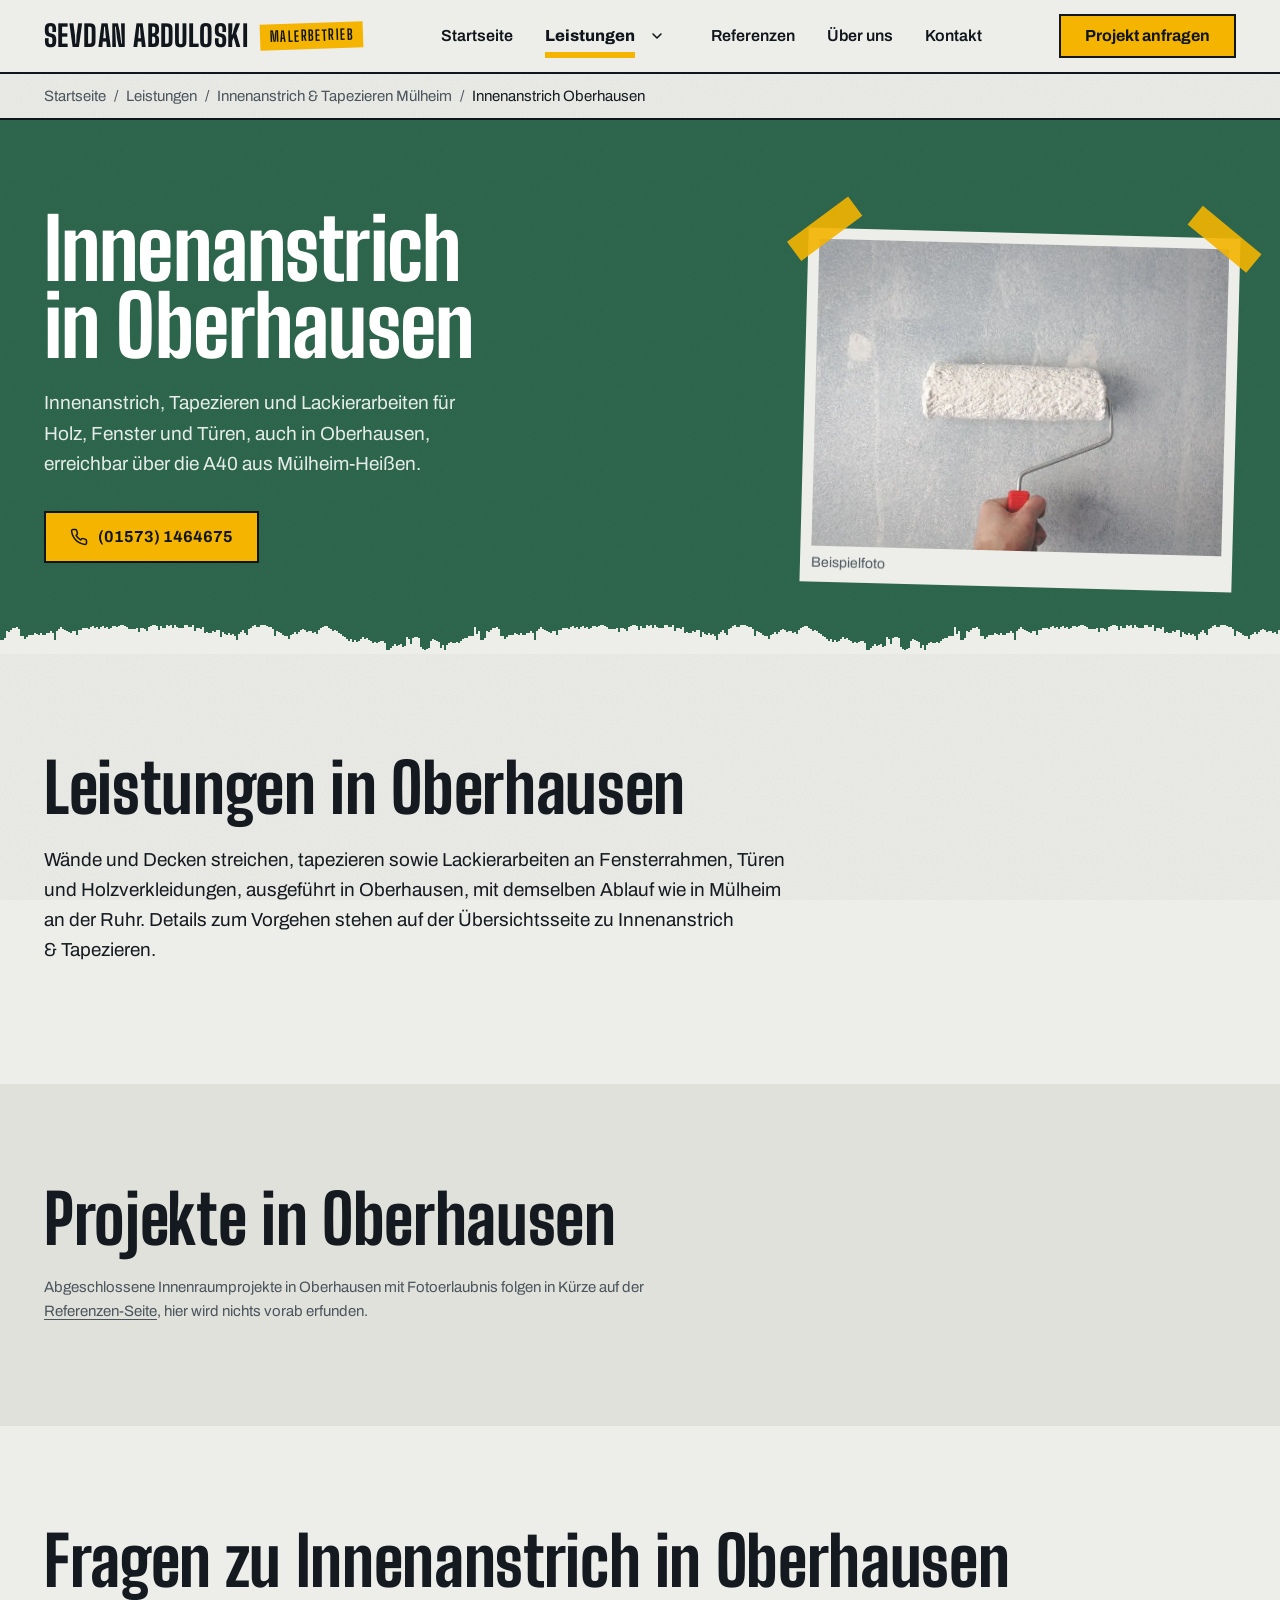
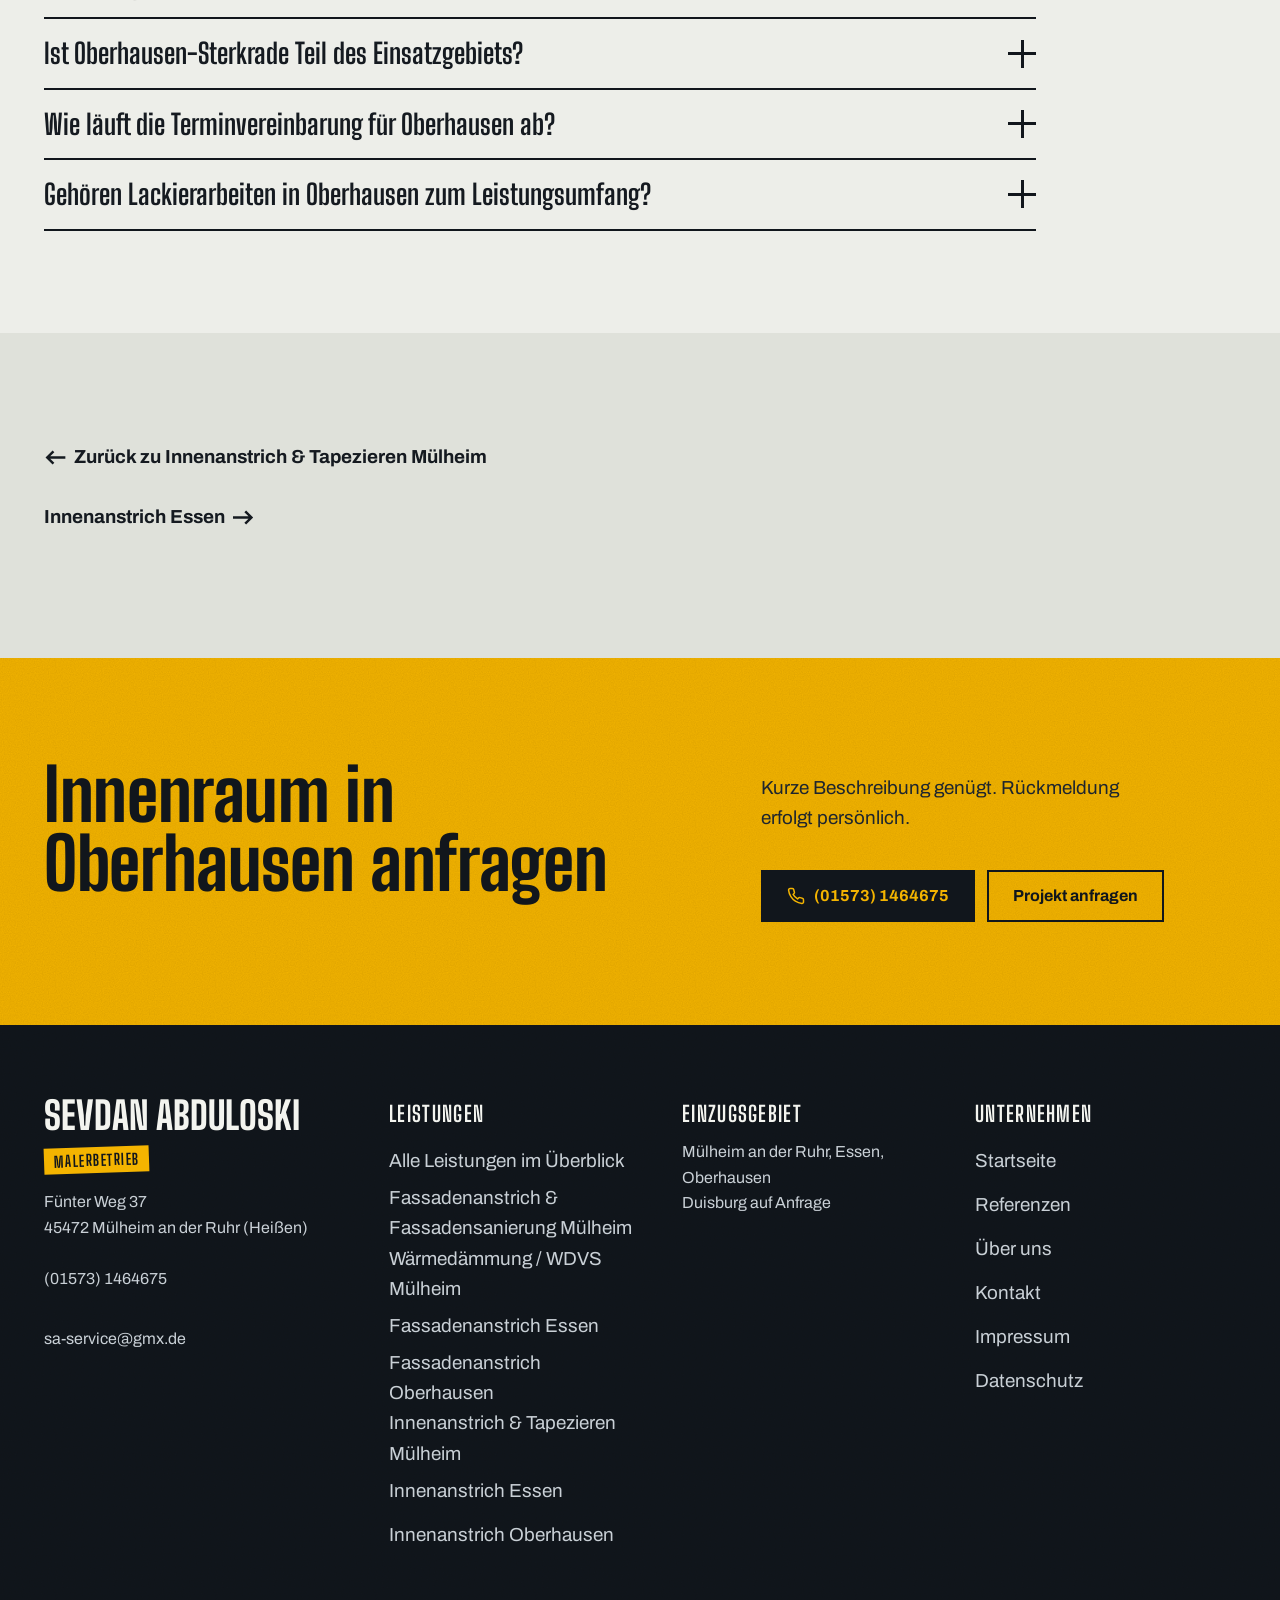
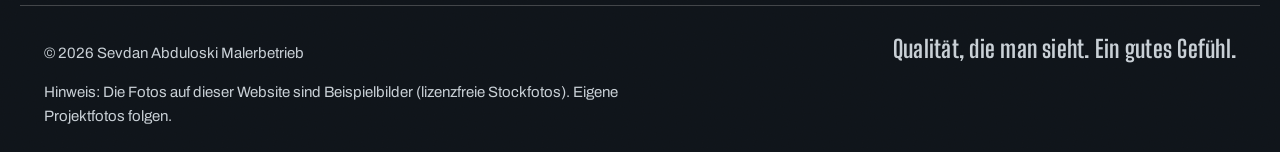
<file: leistungen/innenanstrich-oberhausen.html>
<!DOCTYPE html>
<html lang="de">
<head>
<!-- SITE_BASE_URL: https://daiworld450.github.io/malerbetrieb-abduloski/ (bei eigener Domain hier + in canonical/og:url ueberall ersetzen) -->
<meta charset="UTF-8">
<meta name="viewport" content="width=device-width, initial-scale=1, viewport-fit=cover, interactive-widget=resizes-content">
<meta name="theme-color" content="#EDEEE9">
<meta name="color-scheme" content="light">
<title>Innenanstrich Oberhausen | Sevdan Abduloski Malerbetrieb</title>
<meta name="description" content="Innenanstrich, Tapezieren und Lackierarbeiten für Holz, Fenster und Türen in Oberhausen. Ausführung über die A40 aus Mülheim-Heißen erreichbar.">
<link rel="canonical" href="https://daiworld450.github.io/malerbetrieb-abduloski/leistungen/innenanstrich-oberhausen.html">
<link rel="icon" href="data:image/svg+xml,%3Csvg xmlns=%27http://www.w3.org/2000/svg%27 viewBox=%270 0 64 64%27%3E%3Crect width=%2764%27 height=%2764%27 rx=%2712%27 fill=%27%2311161C%27/%3E%3Ctext x=%2732%27 y=%2743%27 font-size=%2732%27 font-family=%27Arial,sans-serif%27 font-weight=%27700%27 fill=%27%23F4B400%27 text-anchor=%27middle%27%3ES%3C/text%3E%3C/svg%3E">
<meta property="og:type" content="website">
<meta property="og:title" content="Innenanstrich Oberhausen | Sevdan Abduloski Malerbetrieb">
<meta property="og:description" content="Innenanstrich, Tapezieren und Lackierarbeiten für Holz, Fenster und Türen in Oberhausen. Ausführung über die A40 aus Mülheim-Heißen erreichbar.">
<meta property="og:url" content="https://daiworld450.github.io/malerbetrieb-abduloski/leistungen/innenanstrich-oberhausen.html">
<meta property="og:locale" content="de_DE">
<meta property="og:site_name" content="Sevdan Abduloski Malerbetrieb">
<meta name="twitter:card" content="summary">
<meta name="twitter:title" content="Innenanstrich Oberhausen | Sevdan Abduloski Malerbetrieb">
<meta name="twitter:description" content="Innenanstrich, Tapezieren und Lackierarbeiten für Holz, Fenster und Türen in Oberhausen. Ausführung über die A40 aus Mülheim-Heißen erreichbar.">
<link rel="preload" href="../fonts/big-shoulders-display-latin-wght.woff2" as="font" type="font/woff2" crossorigin>
<link rel="preload" href="../fonts/archivo-latin-wght.woff2" as="font" type="font/woff2" crossorigin>
<link rel="stylesheet" href="../css/style.css">
<script type="application/ld+json">
{
  "@context": "https://schema.org",
  "@type": ["HomeAndConstructionBusiness", "HousePainter"],
  "@id": "https://daiworld450.github.io/malerbetrieb-abduloski/#business",
  "name": "Sevdan Abduloski Malerbetrieb",
  "url": "https://daiworld450.github.io/malerbetrieb-abduloski/",
  "telephone": "+4915731464675",
  "email": "sa-service@gmx.de",
  "address": {
    "@type": "PostalAddress",
    "streetAddress": "Fünter Weg 37",
    "addressLocality": "Mülheim an der Ruhr",
    "postalCode": "45472",
    "addressRegion": "Nordrhein-Westfalen",
    "addressCountry": "DE"
  },
  "areaServed": [
    { "@type": "City", "name": "Mülheim an der Ruhr" },
    { "@type": "City", "name": "Essen" },
    { "@type": "City", "name": "Oberhausen" }
  ]
}
</script>
<script type="application/ld+json">
{
  "@context": "https://schema.org",
  "@type": "FAQPage",
  "mainEntity": [
    {"@type": "Question", "name": "Ist Oberhausen-Sterkrade Teil des Einsatzgebiets?", "acceptedAnswer": {"@type": "Answer", "text": "Ja, über die A40 ist Oberhausen-Sterkrade von Mülheim-Heißen aus gut erreichbar."}},
    {"@type": "Question", "name": "Wie läuft die Terminvereinbarung für Oberhausen ab?", "acceptedAnswer": {"@type": "Answer", "text": "Termine werden telefonisch oder per WhatsApp abgestimmt, die Anfahrt über die A40 verlängert den Ablauf kaum."}},
    {"@type": "Question", "name": "Gehören Lackierarbeiten in Oberhausen zum Leistungsumfang?", "acceptedAnswer": {"@type": "Answer", "text": "Ja, Innenanstrich, Tapezieren und Lackierarbeiten an Holz, Fenstern und Türen werden in Oberhausen genauso ausgeführt wie in Mülheim."}}
  ]
}
</script>
</head>
<body data-rolle="innen">
<a class="skip-link" href="#main">Zum Inhalt springen</a>
<header class="site-header">
  <div class="container header-inner">
    <a href="../index.html" class="logo">
      <span class="logo-name">Sevdan Abduloski</span>
      <span class="logo-sub">Malerbetrieb</span>
    </a>
    <nav class="main-nav" id="main-nav">
      <ul>
        <li><a href="../index.html">Startseite</a></li>
        <li class="has-dropdown">
          <a href="../leistungen/index.html" class="dropdown-toggle is-active" aria-current="true">Leistungen</a>
          <button type="button" class="dropdown-caret" aria-expanded="false" aria-controls="leistungen-dropdown" aria-label="Leistungen-Unterseiten anzeigen">
            <svg width="12" height="12" viewBox="0 0 12 12" aria-hidden="true"><path d="M2 4l4 4 4-4" fill="none" stroke="currentColor" stroke-width="1.6" stroke-linecap="round" stroke-linejoin="round"/></svg>
          </button>
          <ul class="dropdown" id="leistungen-dropdown">
              <li><a href="../leistungen/index.html">Alle Leistungen im Überblick</a></li>
              <li class="dropdown-label" role="presentation">Leistungen in Mülheim</li>
              <li><a href="../leistungen/fassadenanstrich-fassadensanierung-muelheim.html">Fassadenanstrich &amp; Fassadensanierung</a></li>
              <li><a href="../leistungen/waermedaemmung-wdvs-muelheim.html">Wärmedämmung / WDVS</a></li>
              <li><a href="../leistungen/innenanstrich-tapezieren-muelheim.html">Innenanstrich &amp; Tapezieren</a></li>
              <li class="dropdown-label" role="presentation">Auch in</li>
              <li class="dropdown-row"><span class="dropdown-row__place">Essen</span><a href="../leistungen/fassadenanstrich-essen.html" aria-label="Fassadenanstrich Essen">Fassade</a><a href="../leistungen/innenanstrich-essen.html" aria-label="Innenanstrich Essen">Innenraum</a></li>
              <li class="dropdown-row"><span class="dropdown-row__place">Oberhausen</span><a href="../leistungen/fassadenanstrich-oberhausen.html" aria-label="Fassadenanstrich Oberhausen">Fassade</a><a href="../leistungen/innenanstrich-oberhausen.html" aria-label="Innenanstrich Oberhausen">Innenraum</a></li>
          </ul>
        </li>
        <li><a href="../referenzen.html">Referenzen</a></li>
        <li><a href="../ueber-uns.html">Über uns</a></li>
        <li><a href="../kontakt.html">Kontakt</a></li>
        <li class="nav-cta-mobile"><a href="../kontakt.html" class="btn btn-accent"><svg class="icon-arrow" width="18" height="18" viewBox="0 0 24 24" fill="none" stroke="currentColor" stroke-width="1.8" stroke-linecap="round" stroke-linejoin="round" aria-hidden="true"><path d="M4 12h16M13 5l7 7-7 7"/></svg> Projekt anfragen</a></li>
      </ul>
    </nav>
    <a href="../kontakt.html" class="btn btn-accent header-cta">Projekt anfragen</a>
    <button type="button" class="hamburger" id="hamburger" aria-label="Menü öffnen" aria-expanded="false" aria-controls="main-nav">
      <span></span><span></span><span></span>
    </button>
  </div>
</header>
<main id="main">

<nav class="breadcrumb" aria-label="Breadcrumb"><ol><li><a href="../index.html">Startseite</a></li><li><a href="../leistungen/index.html">Leistungen</a></li><li><a href="../leistungen/innenanstrich-tapezieren-muelheim.html">Innenanstrich & Tapezieren Mülheim</a></li><li aria-current="page">Innenanstrich Oberhausen</li></ol></nav>
<script type="application/ld+json">{"@context":"https://schema.org","@type":"BreadcrumbList","itemListElement":[{"@type":"ListItem","position":1,"name":"Startseite","item":"https://daiworld450.github.io/malerbetrieb-abduloski/index.html"},{"@type":"ListItem","position":2,"name":"Leistungen","item":"https://daiworld450.github.io/malerbetrieb-abduloski/leistungen/index.html"},{"@type":"ListItem","position":3,"name":"Innenanstrich & Tapezieren Mülheim","item":"https://daiworld450.github.io/malerbetrieb-abduloski/leistungen/innenanstrich-tapezieren-muelheim.html"},{"@type":"ListItem","position":4,"name":"Innenanstrich Oberhausen"}]}</script>
<section class="page-hero page-hero--feld page-hero--kante">
  <div class="container page-hero-grid">
    <div>
      <h1>Innenanstrich in Oberhausen</h1>
      <p class="hero-lead">Innenanstrich, Tapezieren und Lackierarbeiten für Holz, Fenster und Türen, auch in Oberhausen, erreichbar über die A40 aus Mülheim-Heißen.</p>
      <div class="btn-row"><a href="tel:+4915731464675" class="btn btn-accent"><svg class="icon-phone" width="18" height="18" viewBox="0 0 24 24" fill="none" stroke="currentColor" stroke-width="2" stroke-linecap="round" stroke-linejoin="round" aria-hidden="true"><path d="M22 16.92v3a2 2 0 0 1-2.18 2 19.79 19.79 0 0 1-8.63-3.07 19.5 19.5 0 0 1-6-6 19.79 19.79 0 0 1-3.07-8.67A2 2 0 0 1 4.11 2h3a2 2 0 0 1 2 1.72 12.84 12.84 0 0 0 .7 2.81 2 2 0 0 1-.45 2.11L8.09 9.91a16 16 0 0 0 6 6l1.27-1.27a2 2 0 0 1 2.11-.45 12.84 12.84 0 0 0 2.81.7A2 2 0 0 1 22 16.92z"/></svg> (01573) 1464675</a></div>
    </div>
    <figure class="muster"><picture><source type="image/webp" srcset="../bilder/leistungen/untergrundvorbereitung.webp"><img src="../bilder/leistungen/untergrundvorbereitung.jpg" alt="Innenanstrich in einer Wohnung" width="800" height="600" loading="eager" fetchpriority="high"></picture><figcaption class="muster__note">Beispielfoto</figcaption></figure>
  </div>
</section>

<section class="section">
  <div class="container">
    <h2>Leistungen in Oberhausen</h2>
    <p>Wände und Decken streichen, tapezieren sowie Lackierarbeiten an Fensterrahmen, Türen und
    Holzverkleidungen, ausgeführt in Oberhausen, mit demselben Ablauf wie in Mülheim an der Ruhr.
    Details zum Vorgehen stehen auf der Übersichtsseite zu Innenanstrich &amp; Tapezieren.</p>
  </div>
</section>

<section class="section section-alt">
  <div class="container">
    <h2>Projekte in Oberhausen</h2>
    <p class="placeholder-note">Abgeschlossene Innenraumprojekte in Oberhausen mit Fotoerlaubnis folgen in
    Kürze auf der <a href="../referenzen.html">Referenzen-Seite</a>, hier wird nichts vorab erfunden.</p>
  </div>
</section>

<section class="section">
  <div class="container">
    <h2>Fragen zu Innenanstrich in Oberhausen</h2>
    <div class="faq-accordion">
      <details class="faq-item">
        <summary>Ist Oberhausen-Sterkrade Teil des Einsatzgebiets?</summary>
        <p class="faq-item__body">Ja, über die A40 ist Oberhausen-Sterkrade von Mülheim-Heißen aus gut
        erreichbar.</p>
      </details>
      <details class="faq-item">
        <summary>Wie läuft die Terminvereinbarung für Oberhausen ab?</summary>
        <p class="faq-item__body">Termine werden telefonisch oder per WhatsApp abgestimmt, die Anfahrt
        über die A40 verlängert den Ablauf kaum.</p>
      </details>
      <details class="faq-item">
        <summary>Gehören Lackierarbeiten in Oberhausen zum Leistungsumfang?</summary>
        <p class="faq-item__body">Ja, Innenanstrich, Tapezieren und Lackierarbeiten an Holz, Fenstern
        und Türen werden in Oberhausen genauso ausgeführt wie in Mülheim.</p>
      </details>
    </div>
  </div>
</section>

<section class="section section-alt">
  <div class="container">
    <p><a href="innenanstrich-tapezieren-muelheim.html" class="link-arrow link-arrow--back">Zurück zu Innenanstrich &amp; Tapezieren Mülheim</a></p>
    <p><a href="innenanstrich-essen.html" class="link-arrow">Innenanstrich Essen</a></p>
  </div>
</section>

<section class="section cta-section">
  <div class="container cta-box">
    <h2>Innenraum in Oberhausen anfragen</h2>
    <p>Kurze Beschreibung genügt. Rückmeldung erfolgt persönlich.</p>
    <div class="btn-row">
      <a href="tel:+4915731464675" class="btn btn-accent"><svg class="icon-phone" width="18" height="18" viewBox="0 0 24 24" fill="none" stroke="currentColor" stroke-width="2" stroke-linecap="round" stroke-linejoin="round" aria-hidden="true"><path d="M22 16.92v3a2 2 0 0 1-2.18 2 19.79 19.79 0 0 1-8.63-3.07 19.5 19.5 0 0 1-6-6 19.79 19.79 0 0 1-3.07-8.67A2 2 0 0 1 4.11 2h3a2 2 0 0 1 2 1.72 12.84 12.84 0 0 0 .7 2.81 2 2 0 0 1-.45 2.11L8.09 9.91a16 16 0 0 0 6 6l1.27-1.27a2 2 0 0 1 2.11-.45 12.84 12.84 0 0 0 2.81.7A2 2 0 0 1 22 16.92z"/></svg> (01573) 1464675</a>
      <a href="../kontakt.html" class="btn btn-outline-light">Projekt anfragen</a>
    </div>
  </div>
</section>

</main>
<footer class="site-footer">
  <div class="container footer-inner">
    <div class="footer-col">
      <p class="footer-logo">Sevdan Abduloski<span>Malerbetrieb</span></p>
      <p>Fünter Weg 37<br>45472 Mülheim an der Ruhr (Heißen)</p>
      <p><a href="tel:+4915731464675">(01573) 1464675</a></p>
      <p><a href="mailto:sa-service@gmx.de">sa-service@gmx.de</a></p>
    </div>
    <div class="footer-col">
      <p class="footer-heading">Leistungen</p>
      <ul>
        <li><a href="../leistungen/index.html">Alle Leistungen im Überblick</a></li>
        <li><a href="../leistungen/fassadenanstrich-fassadensanierung-muelheim.html">Fassadenanstrich & Fassadensanierung Mülheim</a></li>
        <li><a href="../leistungen/waermedaemmung-wdvs-muelheim.html">Wärmedämmung / WDVS Mülheim</a></li>
        <li><a href="../leistungen/fassadenanstrich-essen.html">Fassadenanstrich Essen</a></li>
        <li><a href="../leistungen/fassadenanstrich-oberhausen.html">Fassadenanstrich Oberhausen</a></li>
        <li><a href="../leistungen/innenanstrich-tapezieren-muelheim.html">Innenanstrich & Tapezieren Mülheim</a></li>
        <li><a href="../leistungen/innenanstrich-essen.html">Innenanstrich Essen</a></li>
        <li><a href="../leistungen/innenanstrich-oberhausen.html">Innenanstrich Oberhausen</a></li>
      </ul>
    </div>
    <div class="footer-col">
      <p class="footer-heading">Einzugsgebiet</p>
      <p>Mülheim an der Ruhr, Essen, Oberhausen<br>Duisburg auf Anfrage</p>
    </div>
    <div class="footer-col">
      <p class="footer-heading">Unternehmen</p>
      <ul>
        <li><a href="../index.html">Startseite</a></li>
        <li><a href="../referenzen.html">Referenzen</a></li>
        <li><a href="../ueber-uns.html">Über uns</a></li>
        <li><a href="../kontakt.html">Kontakt</a></li>
        <li><a href="../impressum.html">Impressum</a></li>
        <li><a href="../datenschutz.html">Datenschutz</a></li>
      </ul>
    </div>
  </div>
  <div class="footer-bottom container">
    <p>&copy; 2026 Sevdan Abduloski Malerbetrieb</p>
    <p class="footer-tagline">Qualität, die man sieht. Ein gutes Gefühl.</p>
    <p class="footer-note">Hinweis: Die Fotos auf dieser Website sind Beispielbilder (lizenzfreie Stockfotos). Eigene Projektfotos folgen.</p>
  </div>
</footer>
<div class="mobile-action-bar" role="navigation" aria-label="Schnellkontakt">
  <a href="tel:+4915731464675" class="mobile-action-bar__item">
    <svg class="icon-phone" width="18" height="18" viewBox="0 0 24 24" fill="none" stroke="currentColor" stroke-width="2" stroke-linecap="round" stroke-linejoin="round" aria-hidden="true"><path d="M22 16.92v3a2 2 0 0 1-2.18 2 19.79 19.79 0 0 1-8.63-3.07 19.5 19.5 0 0 1-6-6 19.79 19.79 0 0 1-3.07-8.67A2 2 0 0 1 4.11 2h3a2 2 0 0 1 2 1.72 12.84 12.84 0 0 0 .7 2.81 2 2 0 0 1-.45 2.11L8.09 9.91a16 16 0 0 0 6 6l1.27-1.27a2 2 0 0 1 2.11-.45 12.84 12.84 0 0 0 2.81.7A2 2 0 0 1 22 16.92z"/></svg>
    <span>Anrufen</span>
  </a>
  <a href="https://wa.me/4915731464675" class="mobile-action-bar__item" target="_blank" rel="noopener noreferrer">
    <svg class="icon-chat" width="18" height="18" viewBox="0 0 24 24" fill="none" stroke="currentColor" stroke-width="1.8" stroke-linecap="round" stroke-linejoin="round" aria-hidden="true"><path d="M12 3C7.03 3 3 6.58 3 11c0 2.13.94 4.07 2.47 5.52L4.5 21l4.55-1.5c.94.32 1.94.5 2.95.5 4.97 0 9-3.58 9-8s-4.03-9-9-9z"/></svg>
    <span>WhatsApp</span>
  </a>
  <a href="../kontakt.html" class="mobile-action-bar__item mobile-action-bar__item--accent">
    <svg class="icon-arrow" width="18" height="18" viewBox="0 0 24 24" fill="none" stroke="currentColor" stroke-width="1.8" stroke-linecap="round" stroke-linejoin="round" aria-hidden="true"><path d="M4 12h16M13 5l7 7-7 7"/></svg>
    <span>Projekt anfragen</span>
  </a>
</div>
<script src="../js/main.js"></script>
</body>
</html>
</file>
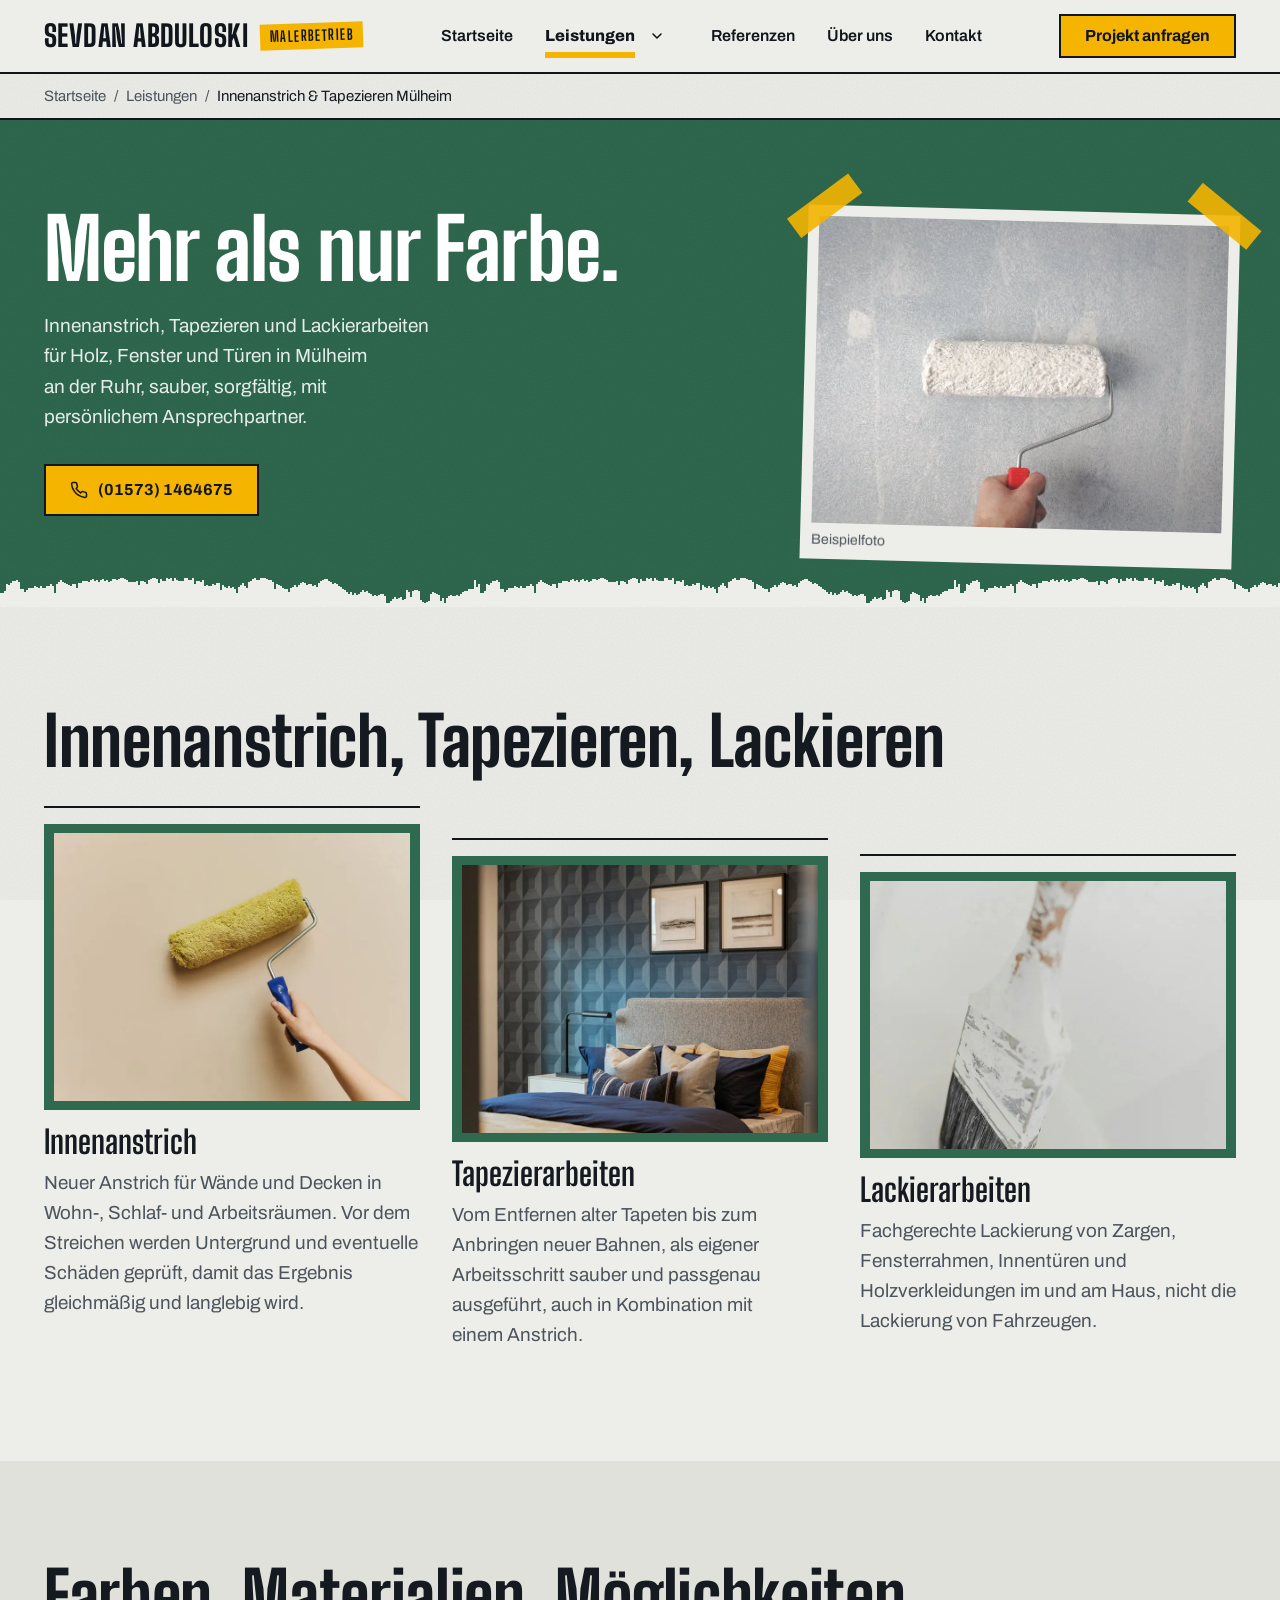
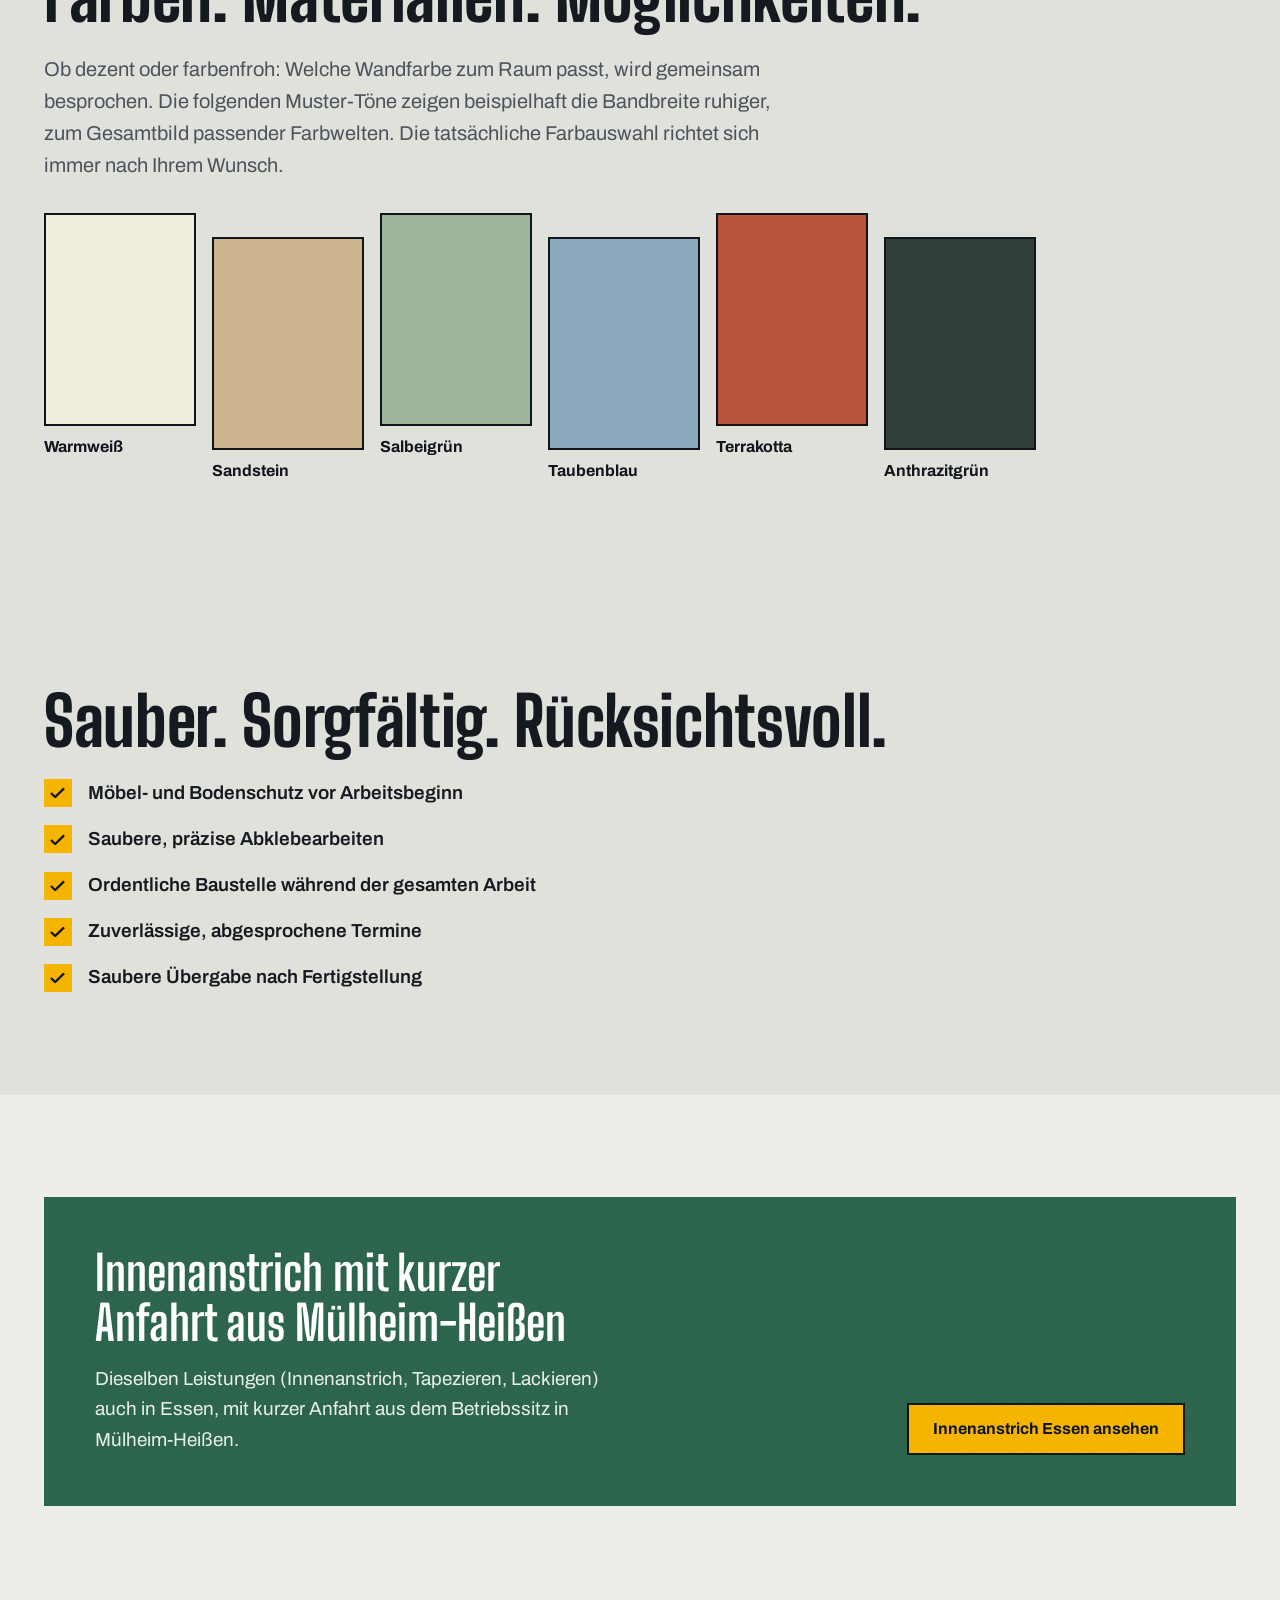
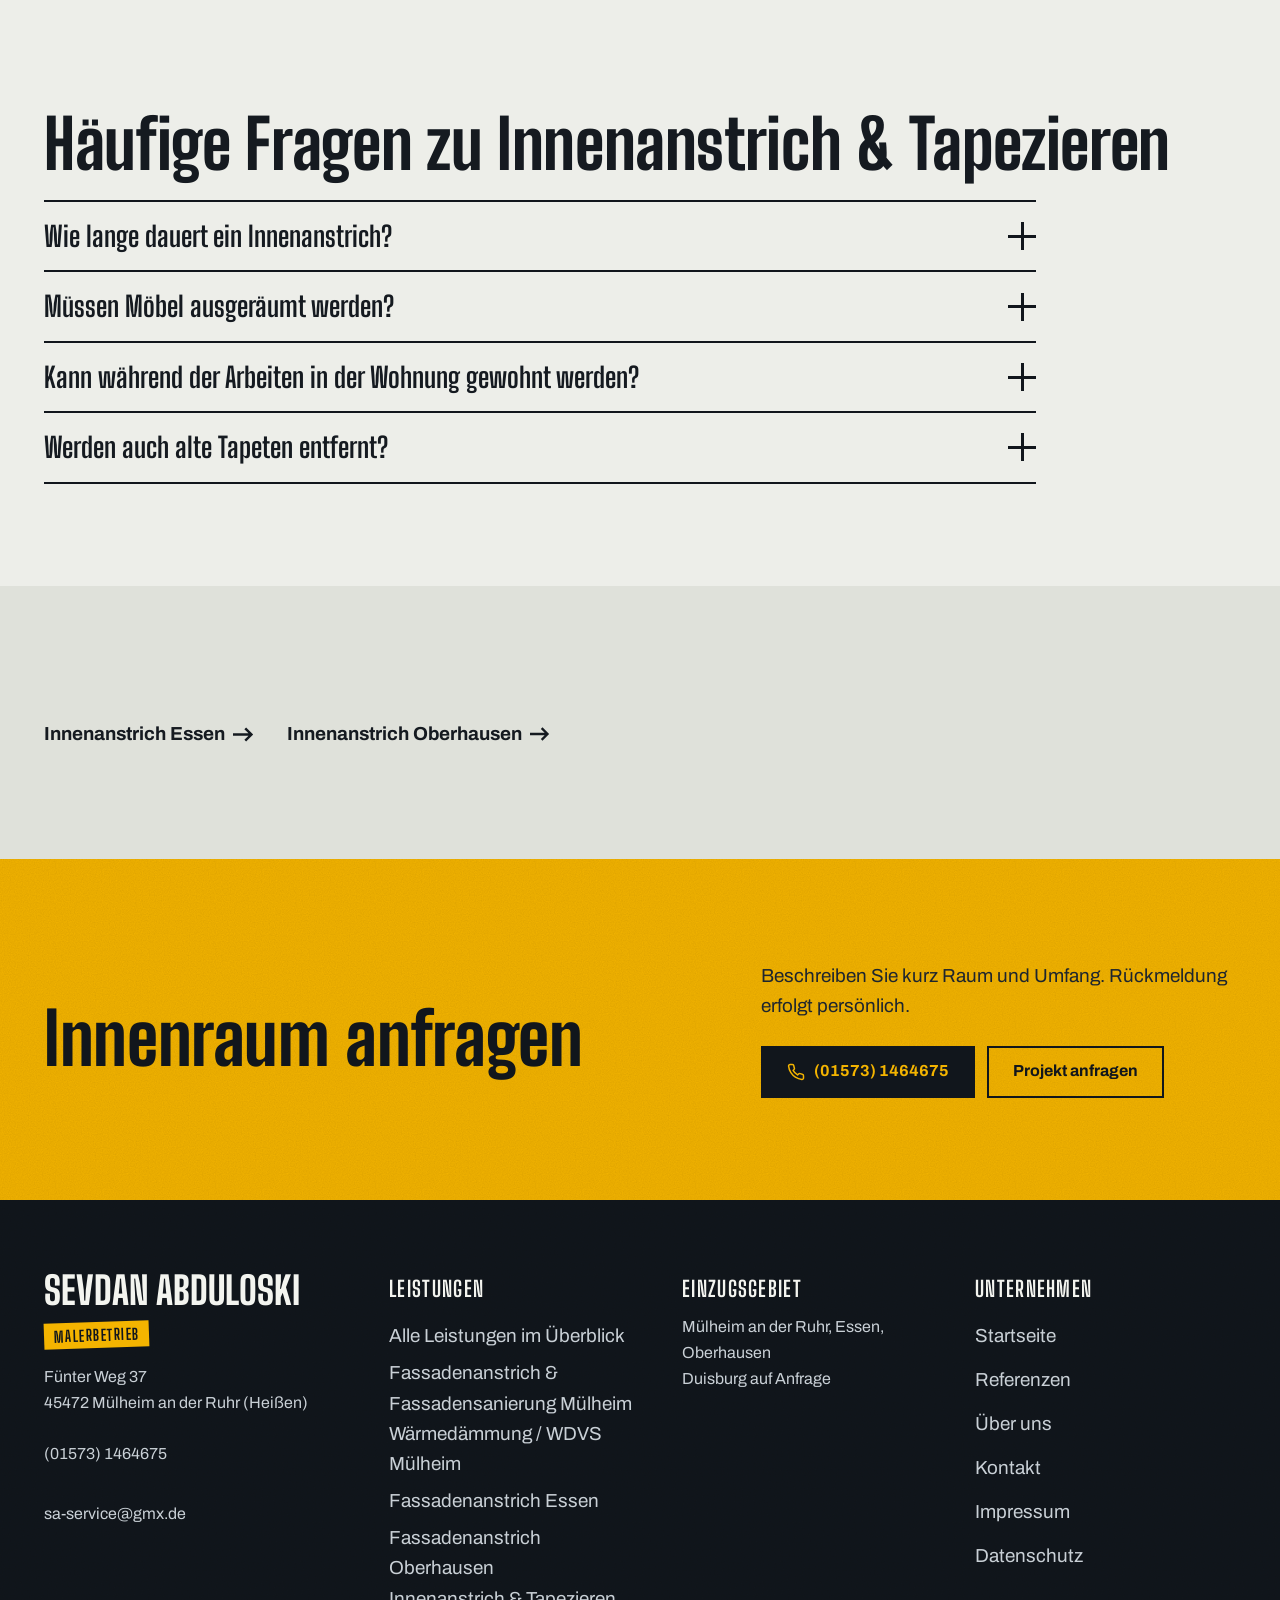
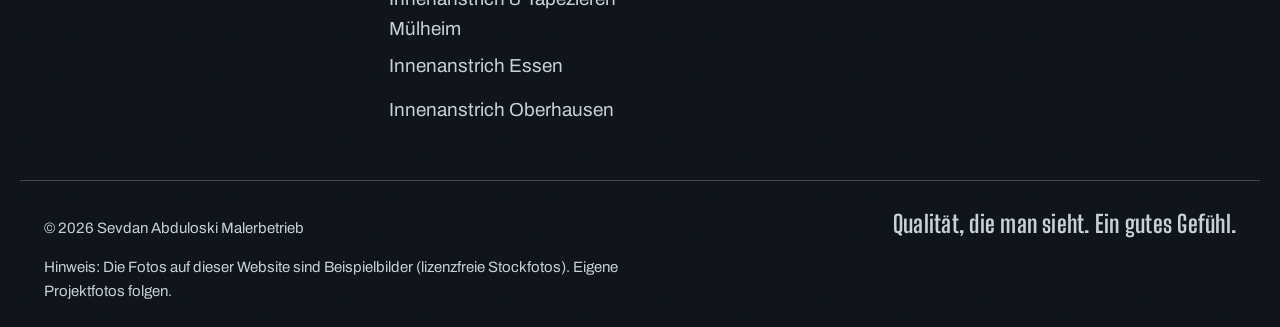
<file: leistungen/innenanstrich-tapezieren-muelheim.html>
<!DOCTYPE html>
<html lang="de">
<head>
<!-- SITE_BASE_URL: https://daiworld450.github.io/malerbetrieb-abduloski/ (bei eigener Domain hier + in canonical/og:url ueberall ersetzen) -->
<meta charset="UTF-8">
<meta name="viewport" content="width=device-width, initial-scale=1, viewport-fit=cover, interactive-widget=resizes-content">
<meta name="theme-color" content="#EDEEE9">
<meta name="color-scheme" content="light">
<title>Innenanstrich & Tapezieren Mülheim | Sevdan Abduloski Malerbetrieb</title>
<meta name="description" content="Innenanstrich, Tapezieren und Lackierarbeiten für Holz, Fenster und Türen in Mülheim an der Ruhr. Fachgerechte Ausführung in Wohnung und Haus.">
<link rel="canonical" href="https://daiworld450.github.io/malerbetrieb-abduloski/leistungen/innenanstrich-tapezieren-muelheim.html">
<link rel="icon" href="data:image/svg+xml,%3Csvg xmlns=%27http://www.w3.org/2000/svg%27 viewBox=%270 0 64 64%27%3E%3Crect width=%2764%27 height=%2764%27 rx=%2712%27 fill=%27%2311161C%27/%3E%3Ctext x=%2732%27 y=%2743%27 font-size=%2732%27 font-family=%27Arial,sans-serif%27 font-weight=%27700%27 fill=%27%23F4B400%27 text-anchor=%27middle%27%3ES%3C/text%3E%3C/svg%3E">
<meta property="og:type" content="website">
<meta property="og:title" content="Innenanstrich & Tapezieren Mülheim | Sevdan Abduloski Malerbetrieb">
<meta property="og:description" content="Innenanstrich, Tapezieren und Lackierarbeiten für Holz, Fenster und Türen in Mülheim an der Ruhr. Fachgerechte Ausführung in Wohnung und Haus.">
<meta property="og:url" content="https://daiworld450.github.io/malerbetrieb-abduloski/leistungen/innenanstrich-tapezieren-muelheim.html">
<meta property="og:locale" content="de_DE">
<meta property="og:site_name" content="Sevdan Abduloski Malerbetrieb">
<meta name="twitter:card" content="summary">
<meta name="twitter:title" content="Innenanstrich & Tapezieren Mülheim | Sevdan Abduloski Malerbetrieb">
<meta name="twitter:description" content="Innenanstrich, Tapezieren und Lackierarbeiten für Holz, Fenster und Türen in Mülheim an der Ruhr. Fachgerechte Ausführung in Wohnung und Haus.">
<link rel="preload" href="../fonts/big-shoulders-display-latin-wght.woff2" as="font" type="font/woff2" crossorigin>
<link rel="preload" href="../fonts/archivo-latin-wght.woff2" as="font" type="font/woff2" crossorigin>
<link rel="stylesheet" href="../css/style.css">
<script type="application/ld+json">
{
  "@context": "https://schema.org",
  "@type": ["HomeAndConstructionBusiness", "HousePainter"],
  "@id": "https://daiworld450.github.io/malerbetrieb-abduloski/#business",
  "name": "Sevdan Abduloski Malerbetrieb",
  "url": "https://daiworld450.github.io/malerbetrieb-abduloski/",
  "telephone": "+4915731464675",
  "email": "sa-service@gmx.de",
  "address": {
    "@type": "PostalAddress",
    "streetAddress": "Fünter Weg 37",
    "addressLocality": "Mülheim an der Ruhr",
    "postalCode": "45472",
    "addressRegion": "Nordrhein-Westfalen",
    "addressCountry": "DE"
  },
  "areaServed": [
    { "@type": "City", "name": "Mülheim an der Ruhr" },
    { "@type": "City", "name": "Essen" },
    { "@type": "City", "name": "Oberhausen" }
  ]
}
</script>
<script type="application/ld+json">
{
  "@context": "https://schema.org",
  "@type": "FAQPage",
  "mainEntity": [
    {"@type": "Question", "name": "Wie lange dauert ein Innenanstrich?", "acceptedAnswer": {"@type": "Answer", "text": "Die Dauer hängt von Raumgröße, Zustand des Untergrunds und gewünschtem Umfang ab. Ein verlässlicher Zeitrahmen ergibt sich nach kurzer Einschätzung vor Ort oder anhand von Fotos."}},
    {"@type": "Question", "name": "Müssen Möbel ausgeräumt werden?", "acceptedAnswer": {"@type": "Answer", "text": "Nicht zwingend. Möbel und Böden werden fachgerecht abgedeckt und geschützt. Bei größeren Räumen erleichtert freigeräumter Platz die Arbeit, das wird vorab abgesprochen."}},
    {"@type": "Question", "name": "Kann während der Arbeiten in der Wohnung gewohnt werden?", "acceptedAnswer": {"@type": "Answer", "text": "In der Regel ja, da meist raum- oder bereichsweise gearbeitet wird. Details werden individuell abgestimmt."}},
    {"@type": "Question", "name": "Werden auch alte Tapeten entfernt?", "acceptedAnswer": {"@type": "Answer", "text": "Ja, das Entfernen alter Tapeten gehört zum Leistungsumfang und wird vor dem Neu-Tapezieren oder Streichen sauber ausgeführt."}}
  ]
}
</script>
</head>
<body data-rolle="innen">
<a class="skip-link" href="#main">Zum Inhalt springen</a>
<header class="site-header">
  <div class="container header-inner">
    <a href="../index.html" class="logo">
      <span class="logo-name">Sevdan Abduloski</span>
      <span class="logo-sub">Malerbetrieb</span>
    </a>
    <nav class="main-nav" id="main-nav">
      <ul>
        <li><a href="../index.html">Startseite</a></li>
        <li class="has-dropdown">
          <a href="../leistungen/index.html" class="dropdown-toggle is-active" aria-current="true">Leistungen</a>
          <button type="button" class="dropdown-caret" aria-expanded="false" aria-controls="leistungen-dropdown" aria-label="Leistungen-Unterseiten anzeigen">
            <svg width="12" height="12" viewBox="0 0 12 12" aria-hidden="true"><path d="M2 4l4 4 4-4" fill="none" stroke="currentColor" stroke-width="1.6" stroke-linecap="round" stroke-linejoin="round"/></svg>
          </button>
          <ul class="dropdown" id="leistungen-dropdown">
              <li><a href="../leistungen/index.html">Alle Leistungen im Überblick</a></li>
              <li class="dropdown-label" role="presentation">Leistungen in Mülheim</li>
              <li><a href="../leistungen/fassadenanstrich-fassadensanierung-muelheim.html">Fassadenanstrich &amp; Fassadensanierung</a></li>
              <li><a href="../leistungen/waermedaemmung-wdvs-muelheim.html">Wärmedämmung / WDVS</a></li>
              <li><a href="../leistungen/innenanstrich-tapezieren-muelheim.html">Innenanstrich &amp; Tapezieren</a></li>
              <li class="dropdown-label" role="presentation">Auch in</li>
              <li class="dropdown-row"><span class="dropdown-row__place">Essen</span><a href="../leistungen/fassadenanstrich-essen.html" aria-label="Fassadenanstrich Essen">Fassade</a><a href="../leistungen/innenanstrich-essen.html" aria-label="Innenanstrich Essen">Innenraum</a></li>
              <li class="dropdown-row"><span class="dropdown-row__place">Oberhausen</span><a href="../leistungen/fassadenanstrich-oberhausen.html" aria-label="Fassadenanstrich Oberhausen">Fassade</a><a href="../leistungen/innenanstrich-oberhausen.html" aria-label="Innenanstrich Oberhausen">Innenraum</a></li>
          </ul>
        </li>
        <li><a href="../referenzen.html">Referenzen</a></li>
        <li><a href="../ueber-uns.html">Über uns</a></li>
        <li><a href="../kontakt.html">Kontakt</a></li>
        <li class="nav-cta-mobile"><a href="../kontakt.html" class="btn btn-accent"><svg class="icon-arrow" width="18" height="18" viewBox="0 0 24 24" fill="none" stroke="currentColor" stroke-width="1.8" stroke-linecap="round" stroke-linejoin="round" aria-hidden="true"><path d="M4 12h16M13 5l7 7-7 7"/></svg> Projekt anfragen</a></li>
      </ul>
    </nav>
    <a href="../kontakt.html" class="btn btn-accent header-cta">Projekt anfragen</a>
    <button type="button" class="hamburger" id="hamburger" aria-label="Menü öffnen" aria-expanded="false" aria-controls="main-nav">
      <span></span><span></span><span></span>
    </button>
  </div>
</header>
<main id="main">

<nav class="breadcrumb" aria-label="Breadcrumb"><ol><li><a href="../index.html">Startseite</a></li><li><a href="../leistungen/index.html">Leistungen</a></li><li aria-current="page">Innenanstrich & Tapezieren Mülheim</li></ol></nav>
<script type="application/ld+json">{"@context":"https://schema.org","@type":"BreadcrumbList","itemListElement":[{"@type":"ListItem","position":1,"name":"Startseite","item":"https://daiworld450.github.io/malerbetrieb-abduloski/index.html"},{"@type":"ListItem","position":2,"name":"Leistungen","item":"https://daiworld450.github.io/malerbetrieb-abduloski/leistungen/index.html"},{"@type":"ListItem","position":3,"name":"Innenanstrich & Tapezieren Mülheim"}]}</script>

<section class="page-hero page-hero--feld page-hero--kante">
  <div class="container page-hero-grid">
    <div>
      <h1>Mehr als nur Farbe.</h1>
      <p class="hero-lead">Innenanstrich, Tapezieren und Lackierarbeiten für Holz, Fenster und Türen in
      Mülheim an der Ruhr, sauber, sorgfältig, mit persönlichem Ansprechpartner.</p>
      <div class="btn-row"><a href="tel:+4915731464675" class="btn btn-accent"><svg class="icon-phone" width="18" height="18" viewBox="0 0 24 24" fill="none" stroke="currentColor" stroke-width="2" stroke-linecap="round" stroke-linejoin="round" aria-hidden="true"><path d="M22 16.92v3a2 2 0 0 1-2.18 2 19.79 19.79 0 0 1-8.63-3.07 19.5 19.5 0 0 1-6-6 19.79 19.79 0 0 1-3.07-8.67A2 2 0 0 1 4.11 2h3a2 2 0 0 1 2 1.72 12.84 12.84 0 0 0 .7 2.81 2 2 0 0 1-.45 2.11L8.09 9.91a16 16 0 0 0 6 6l1.27-1.27a2 2 0 0 1 2.11-.45 12.84 12.84 0 0 0 2.81.7A2 2 0 0 1 22 16.92z"/></svg> (01573) 1464675</a></div>
    </div>
    <figure class="muster"><picture><source type="image/webp" srcset="../bilder/leistungen/untergrundvorbereitung.webp"><img src="../bilder/leistungen/untergrundvorbereitung.jpg" alt="Innenanstrich in einem Wohnraum" width="800" height="600" loading="eager" fetchpriority="high"></picture><figcaption class="muster__note">Beispielfoto</figcaption></figure>
  </div>
</section>

<section class="section">
  <div class="container">
    <h2>Innenanstrich, Tapezieren, Lackieren</h2>
    <div class="service-grid">
      <div class="service-card" style="cursor: default;">
        <div class="service-card__media">
          <picture><source type="image/webp" srcset="../bilder/leistungen/innenanstrich-wand.webp"><img src="../bilder/leistungen/innenanstrich-wand.jpg" alt="Innenanstrich von Wänden und Decken" width="800" height="600" loading="lazy"></picture>
        </div>
        <div class="service-card__body">
          <h3>Innenanstrich</h3>
          <p>Neuer Anstrich für Wände und Decken in Wohn-, Schlaf- und Arbeitsräumen. Vor dem Streichen
          werden Untergrund und eventuelle Schäden geprüft, damit das Ergebnis gleichmäßig und langlebig wird.</p>
        </div>
      </div>
      <div class="service-card" style="cursor: default;">
        <div class="service-card__media">
          <picture><source type="image/webp" srcset="../bilder/leistungen/tapezieren.webp"><img src="../bilder/leistungen/tapezieren.jpg" alt="Tapezierarbeiten: modern tapezierte Wand" width="800" height="600" loading="lazy"></picture>
        </div>
        <div class="service-card__body">
          <h3>Tapezierarbeiten</h3>
          <p>Vom Entfernen alter Tapeten bis zum Anbringen neuer Bahnen, als eigener Arbeitsschritt
          sauber und passgenau ausgeführt, auch in Kombination mit einem Anstrich.</p>
        </div>
      </div>
      <div class="service-card" style="cursor: default;">
        <div class="service-card__media">
          <picture><source type="image/webp" srcset="../bilder/leistungen/lackieren.webp"><img src="../bilder/leistungen/lackieren.jpg" alt="Lackierarbeiten: Pinsel mit weißer Farbe" width="800" height="600" loading="lazy"></picture>
        </div>
        <div class="service-card__body">
          <h3>Lackierarbeiten</h3>
          <p>Fachgerechte Lackierung von Zargen, Fensterrahmen, Innentüren und Holzverkleidungen im
          und am Haus, nicht die Lackierung von Fahrzeugen.</p>
        </div>
      </div>
    </div>
  </div>
</section>

<section class="section section-alt">
  <div class="container">
    <h2>Farben. Materialien. Möglichkeiten.</h2>
    <p class="section-lead">Ob dezent oder farbenfroh: Welche Wandfarbe zum Raum passt, wird gemeinsam
    besprochen. Die folgenden Muster-Töne zeigen beispielhaft die Bandbreite ruhiger, zum Gesamtbild
    passender Farbwelten. Die tatsächliche Farbauswahl richtet sich immer nach Ihrem Wunsch.</p>
    <div class="swatch-grid">
      <div class="swatch">
        <div class="swatch__chip" style="background: var(--m-warmweiss);"></div>
        <p class="swatch__label">Warmweiß</p>
      </div>
      <div class="swatch">
        <div class="swatch__chip" style="background: var(--m-sandstein);"></div>
        <p class="swatch__label">Sandstein</p>
      </div>
      <div class="swatch">
        <div class="swatch__chip" style="background: var(--m-salbeigruen);"></div>
        <p class="swatch__label">Salbeigrün</p>
      </div>
      <div class="swatch">
        <div class="swatch__chip" style="background: var(--m-taubenblau);"></div>
        <p class="swatch__label">Taubenblau</p>
      </div>
      <div class="swatch">
        <div class="swatch__chip" style="background: var(--m-terrakotta);"></div>
        <p class="swatch__label">Terrakotta</p>
      </div>
      <div class="swatch">
        <div class="swatch__chip" style="background: var(--m-anthrazitgruen);"></div>
        <p class="swatch__label">Anthrazitgrün</p>
      </div>
    </div>
  </div>
</section>

<!-- TODO (Design-Audit 2026-10): Vorher/Nachher-Slider ausgeblendet, bis echte Projektfotos vorliegen (REDAKTION-TODO.md Punkt 8).
<section class="section">
  <div class="container">
    <h2>Vorher. Nachher.</h2>
    <div class="before-after-block">
      <div class="before-after" data-before-after>
        <div class="before-after__side before-after__side--before">
          <span class="before-after__tag">Vorher</span>
          <picture><source type="image/webp" srcset="../bilder/vorher-nachher/innenraum-vorher.webp"><img src="../bilder/vorher-nachher/innenraum-vorher.jpg" alt="Vorher: abgenutzte Wand mit abblätternder Farbe" width="900" height="675" loading="lazy"></picture>
        </div>
        <div class="before-after__side before-after__side--after">
          <span class="before-after__tag">Nachher</span>
          <picture><source type="image/webp" srcset="../bilder/vorher-nachher/innenraum-nachher.webp"><img src="../bilder/vorher-nachher/innenraum-nachher.jpg" alt="Nachher: frisch gestrichener, heller Raum" width="900" height="675" loading="lazy"></picture>
        </div>
        <div class="before-after__handle" tabindex="0" role="slider" aria-label="Vorher/Nachher-Vergleich verschieben" aria-valuemin="0" aria-valuemax="100" aria-valuenow="50">
          <div class="before-after__grip">
            <svg width="18" height="18" viewBox="0 0 24 24" fill="none" stroke="currentColor" stroke-width="2" stroke-linecap="round" stroke-linejoin="round" aria-hidden="true"><path d="M8 7l-5 5 5 5M16 7l5 5-5 5"/></svg>
          </div>
        </div>
      </div>
      <div class="before-after__meta">
        <h3>So kann ein Innenanstrich aussehen</h3>
        <p class="placeholder-note">Beispielbild – kein reales Projekt. Sobald ein abgeschlossenes Innenraumprojekt mit
        Fotoerlaubnis vorliegt, ersetzt eine ehrliche Vorher-/Nachher-Ansicht dieses Beispiel.</p>
        <a href="../referenzen.html" class="btn btn-outline">Weitere Projekte ansehen</a>
      </div>
    </div>
  </div>
</section>
-->

<section class="section section-alt">
  <div class="container">
    <h2>Sauber. Sorgfältig. Rücksichtsvoll.</h2>
    <ul class="check-list">
      <li>Möbel- und Bodenschutz vor Arbeitsbeginn</li>
      <li>Saubere, präzise Abklebearbeiten</li>
      <li>Ordentliche Baustelle während der gesamten Arbeit</li>
      <li>Zuverlässige, abgesprochene Termine</li>
      <li>Saubere Übergabe nach Fertigstellung</li>
    </ul>
  </div>
</section>

<section class="section">
  <div class="container">
    <div class="cross-link cross-link--innen">
      <div class="cross-link__body">
        <h3>Innenanstrich mit kurzer Anfahrt aus Mülheim-Heißen</h3>
        <p>Dieselben Leistungen (Innenanstrich, Tapezieren, Lackieren) auch in Essen, mit kurzer
        Anfahrt aus dem Betriebssitz in Mülheim-Heißen.</p>
      </div>
      <a href="innenanstrich-essen.html" class="btn btn-outline">Innenanstrich Essen ansehen</a>
    </div>
  </div>
</section>

<!-- TODO (Design-Audit 2026-10): Drei Beispiel-Projektkarten ausgeblendet; durch echte Projekte ersetzen (REDAKTION-TODO.md Punkt 11).
<section class="section section-alt">
  <div class="container">
    <h2>So können Innenraum-Projekte aussehen</h2>
    <div class="project-grid">
      <div class="project-card" style="cursor: default;">
        <div class="project-card__media">
          <picture><source type="image/webp" srcset="../bilder/referenzen/innenraum-projekt-1.webp"><img src="../bilder/referenzen/innenraum-projekt-1.jpg" alt="Innenraum-Projekt: heller, renovierter Raum" width="800" height="600" loading="lazy"></picture>
        </div>
        <div class="project-card__body">
          <p class="placeholder-note">Beispielbild – kein reales Projekt. Echte Referenzen folgen.</p>
        </div>
      </div>
      <div class="project-card" style="cursor: default;">
        <div class="project-card__media">
          <picture><source type="image/webp" srcset="../bilder/referenzen/innenraum-projekt-2.webp"><img src="../bilder/referenzen/innenraum-projekt-2.jpg" alt="Innenraum-Projekt: sonniger Raum mit Holzboden" width="800" height="600" loading="lazy"></picture>
        </div>
        <div class="project-card__body">
          <p class="placeholder-note">Beispielbild – kein reales Projekt. Echte Referenzen folgen.</p>
        </div>
      </div>
      <div class="project-card" style="cursor: default;">
        <div class="project-card__media">
          <picture><source type="image/webp" srcset="../bilder/referenzen/innenraum-projekt-3.webp"><img src="../bilder/referenzen/innenraum-projekt-3.jpg" alt="Innenraum-Projekt: Wohnzimmer mit farbig gestrichener Wand" width="800" height="600" loading="lazy"></picture>
        </div>
        <div class="project-card__body">
          <p class="placeholder-note">Beispielbild – kein reales Projekt. Echte Referenzen folgen.</p>
        </div>
      </div>
    </div>
  </div>
</section>
-->

<section class="section">
  <div class="container">
    <h2>Häufige Fragen zu Innenanstrich &amp; Tapezieren</h2>
    <div class="faq-accordion">
      <details class="faq-item">
        <summary>Wie lange dauert ein Innenanstrich?</summary>
        <p class="faq-item__body">Die Dauer hängt von Raumgröße, Zustand des Untergrunds und gewünschtem
        Umfang ab. Ein verlässlicher Zeitrahmen ergibt sich nach kurzer Einschätzung vor Ort oder anhand
        von Fotos.</p>
      </details>
      <details class="faq-item">
        <summary>Müssen Möbel ausgeräumt werden?</summary>
        <p class="faq-item__body">Nicht zwingend. Möbel und Böden werden fachgerecht abgedeckt und
        geschützt. Bei größeren Räumen erleichtert freigeräumter Platz die Arbeit, das wird vorab
        abgesprochen.</p>
      </details>
      <details class="faq-item">
        <summary>Kann während der Arbeiten in der Wohnung gewohnt werden?</summary>
        <p class="faq-item__body">In der Regel ja, da meist raum- oder bereichsweise gearbeitet wird.
        Details werden individuell abgestimmt.</p>
      </details>
      <details class="faq-item">
        <summary>Werden auch alte Tapeten entfernt?</summary>
        <p class="faq-item__body">Ja, das Entfernen alter Tapeten gehört zum Leistungsumfang und wird
        vor dem Neu-Tapezieren oder Streichen sauber ausgeführt.</p>
      </details>
    </div>
  </div>
</section>

<section class="section section-alt">
  <div class="container">
    <p class="link-row"><a href="innenanstrich-essen.html" class="link-arrow">Innenanstrich Essen</a><a href="innenanstrich-oberhausen.html" class="link-arrow">Innenanstrich Oberhausen</a></p>
  </div>
</section>

<section class="section cta-section">
  <div class="container cta-box">
    <h2>Innenraum anfragen</h2>
    <p>Beschreiben Sie kurz Raum und Umfang. Rückmeldung erfolgt persönlich.</p>
    <div class="btn-row">
      <a href="tel:+4915731464675" class="btn btn-accent"><svg class="icon-phone" width="18" height="18" viewBox="0 0 24 24" fill="none" stroke="currentColor" stroke-width="2" stroke-linecap="round" stroke-linejoin="round" aria-hidden="true"><path d="M22 16.92v3a2 2 0 0 1-2.18 2 19.79 19.79 0 0 1-8.63-3.07 19.5 19.5 0 0 1-6-6 19.79 19.79 0 0 1-3.07-8.67A2 2 0 0 1 4.11 2h3a2 2 0 0 1 2 1.72 12.84 12.84 0 0 0 .7 2.81 2 2 0 0 1-.45 2.11L8.09 9.91a16 16 0 0 0 6 6l1.27-1.27a2 2 0 0 1 2.11-.45 12.84 12.84 0 0 0 2.81.7A2 2 0 0 1 22 16.92z"/></svg> (01573) 1464675</a>
      <a href="../kontakt.html" class="btn btn-outline-light">Projekt anfragen</a>
    </div>
  </div>
</section>

</main>
<footer class="site-footer">
  <div class="container footer-inner">
    <div class="footer-col">
      <p class="footer-logo">Sevdan Abduloski<span>Malerbetrieb</span></p>
      <p>Fünter Weg 37<br>45472 Mülheim an der Ruhr (Heißen)</p>
      <p><a href="tel:+4915731464675">(01573) 1464675</a></p>
      <p><a href="mailto:sa-service@gmx.de">sa-service@gmx.de</a></p>
    </div>
    <div class="footer-col">
      <p class="footer-heading">Leistungen</p>
      <ul>
        <li><a href="../leistungen/index.html">Alle Leistungen im Überblick</a></li>
        <li><a href="../leistungen/fassadenanstrich-fassadensanierung-muelheim.html">Fassadenanstrich & Fassadensanierung Mülheim</a></li>
        <li><a href="../leistungen/waermedaemmung-wdvs-muelheim.html">Wärmedämmung / WDVS Mülheim</a></li>
        <li><a href="../leistungen/fassadenanstrich-essen.html">Fassadenanstrich Essen</a></li>
        <li><a href="../leistungen/fassadenanstrich-oberhausen.html">Fassadenanstrich Oberhausen</a></li>
        <li><a href="../leistungen/innenanstrich-tapezieren-muelheim.html">Innenanstrich & Tapezieren Mülheim</a></li>
        <li><a href="../leistungen/innenanstrich-essen.html">Innenanstrich Essen</a></li>
        <li><a href="../leistungen/innenanstrich-oberhausen.html">Innenanstrich Oberhausen</a></li>
      </ul>
    </div>
    <div class="footer-col">
      <p class="footer-heading">Einzugsgebiet</p>
      <p>Mülheim an der Ruhr, Essen, Oberhausen<br>Duisburg auf Anfrage</p>
    </div>
    <div class="footer-col">
      <p class="footer-heading">Unternehmen</p>
      <ul>
        <li><a href="../index.html">Startseite</a></li>
        <li><a href="../referenzen.html">Referenzen</a></li>
        <li><a href="../ueber-uns.html">Über uns</a></li>
        <li><a href="../kontakt.html">Kontakt</a></li>
        <li><a href="../impressum.html">Impressum</a></li>
        <li><a href="../datenschutz.html">Datenschutz</a></li>
      </ul>
    </div>
  </div>
  <div class="footer-bottom container">
    <p>&copy; 2026 Sevdan Abduloski Malerbetrieb</p>
    <p class="footer-tagline">Qualität, die man sieht. Ein gutes Gefühl.</p>
    <p class="footer-note">Hinweis: Die Fotos auf dieser Website sind Beispielbilder (lizenzfreie Stockfotos). Eigene Projektfotos folgen.</p>
  </div>
</footer>
<div class="mobile-action-bar" role="navigation" aria-label="Schnellkontakt">
  <a href="tel:+4915731464675" class="mobile-action-bar__item">
    <svg class="icon-phone" width="18" height="18" viewBox="0 0 24 24" fill="none" stroke="currentColor" stroke-width="2" stroke-linecap="round" stroke-linejoin="round" aria-hidden="true"><path d="M22 16.92v3a2 2 0 0 1-2.18 2 19.79 19.79 0 0 1-8.63-3.07 19.5 19.5 0 0 1-6-6 19.79 19.79 0 0 1-3.07-8.67A2 2 0 0 1 4.11 2h3a2 2 0 0 1 2 1.72 12.84 12.84 0 0 0 .7 2.81 2 2 0 0 1-.45 2.11L8.09 9.91a16 16 0 0 0 6 6l1.27-1.27a2 2 0 0 1 2.11-.45 12.84 12.84 0 0 0 2.81.7A2 2 0 0 1 22 16.92z"/></svg>
    <span>Anrufen</span>
  </a>
  <a href="https://wa.me/4915731464675" class="mobile-action-bar__item" target="_blank" rel="noopener noreferrer">
    <svg class="icon-chat" width="18" height="18" viewBox="0 0 24 24" fill="none" stroke="currentColor" stroke-width="1.8" stroke-linecap="round" stroke-linejoin="round" aria-hidden="true"><path d="M12 3C7.03 3 3 6.58 3 11c0 2.13.94 4.07 2.47 5.52L4.5 21l4.55-1.5c.94.32 1.94.5 2.95.5 4.97 0 9-3.58 9-8s-4.03-9-9-9z"/></svg>
    <span>WhatsApp</span>
  </a>
  <a href="../kontakt.html" class="mobile-action-bar__item mobile-action-bar__item--accent">
    <svg class="icon-arrow" width="18" height="18" viewBox="0 0 24 24" fill="none" stroke="currentColor" stroke-width="1.8" stroke-linecap="round" stroke-linejoin="round" aria-hidden="true"><path d="M4 12h16M13 5l7 7-7 7"/></svg>
    <span>Projekt anfragen</span>
  </a>
</div>
<script src="../js/main.js"></script>
</body>
</html>
</file>
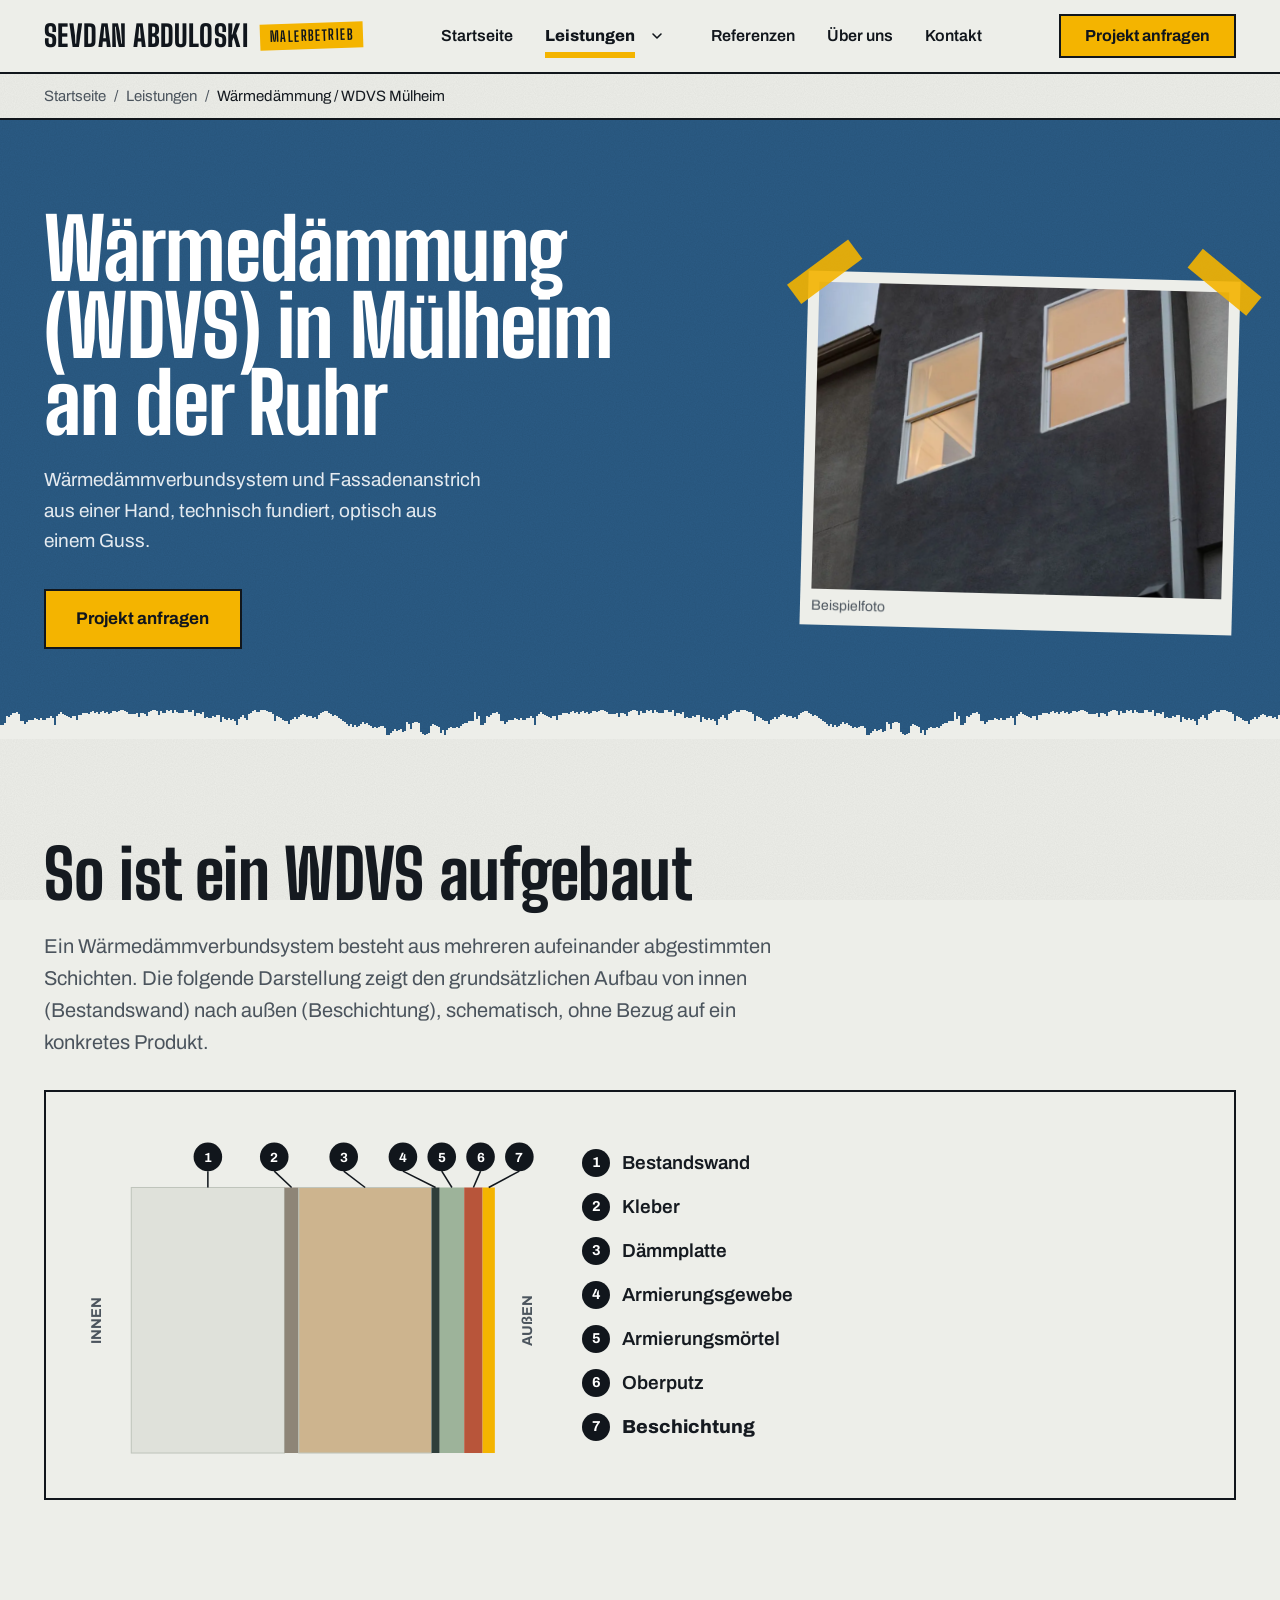
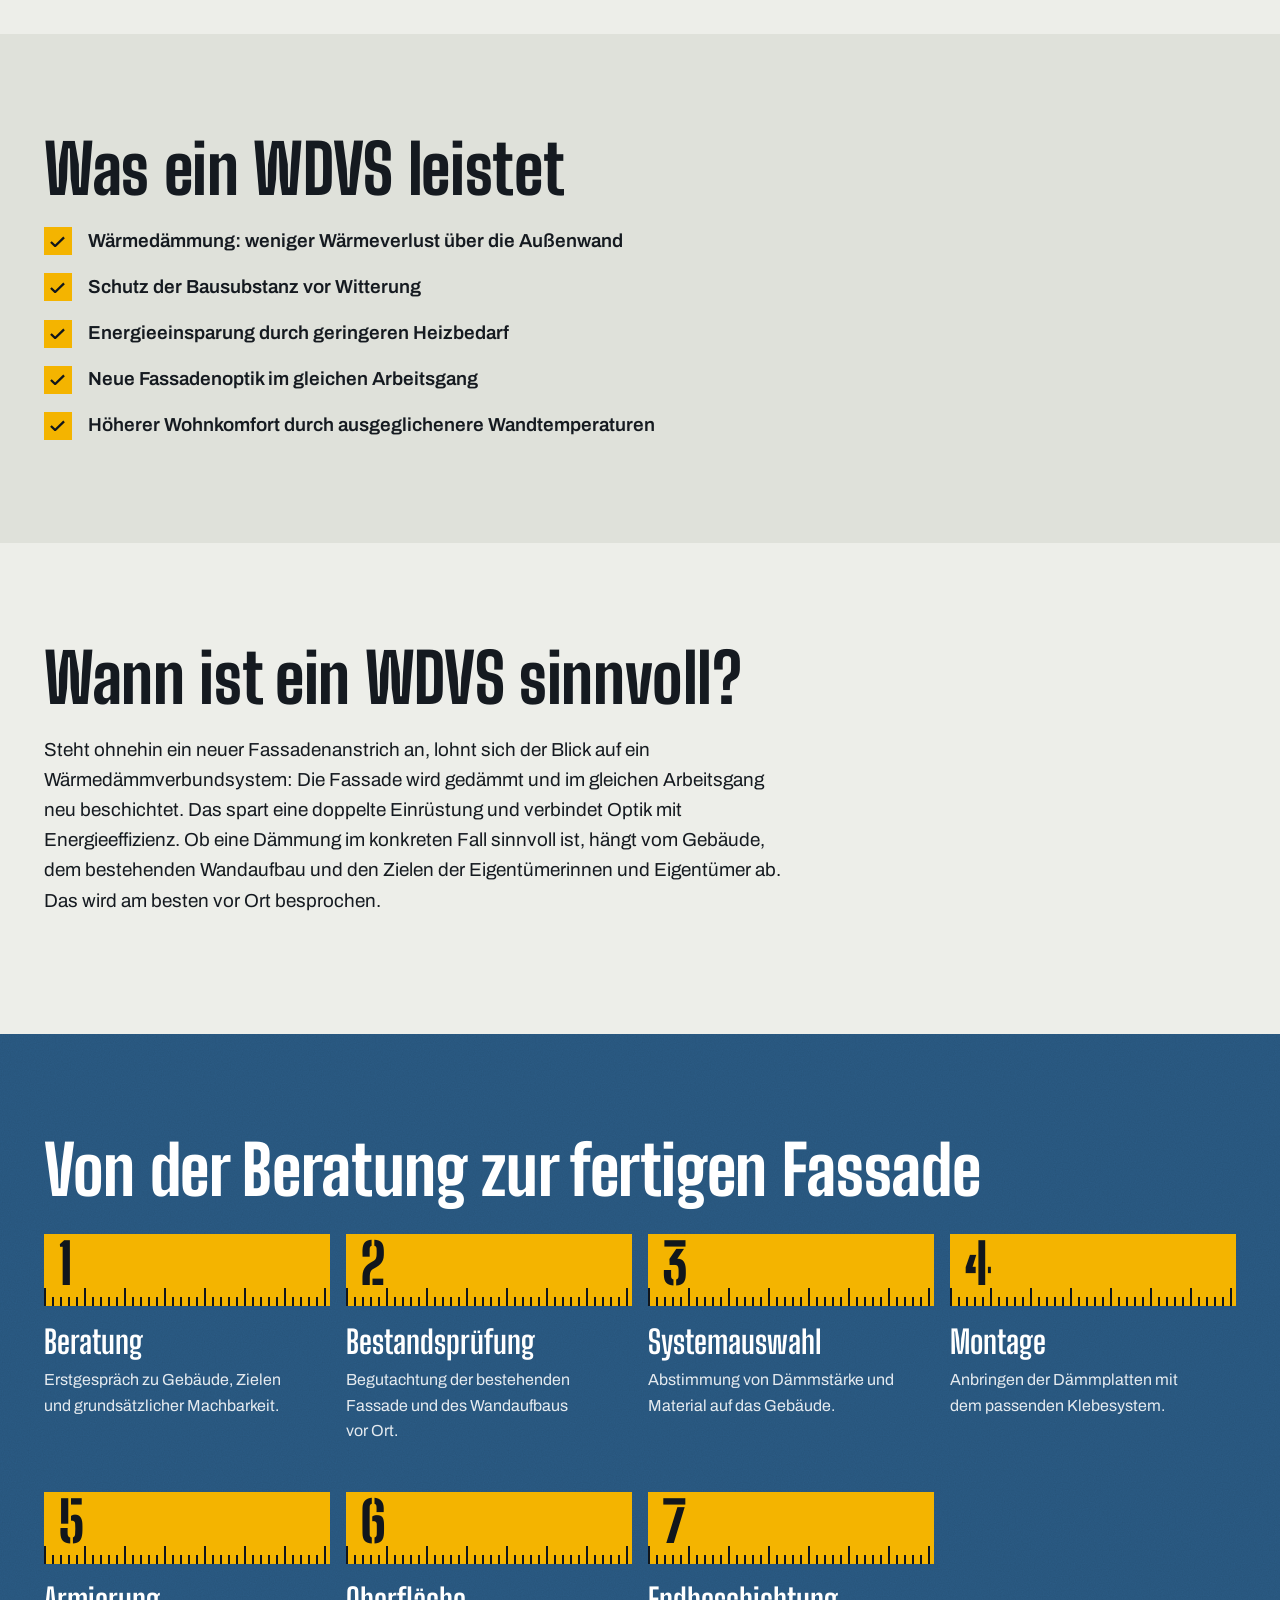
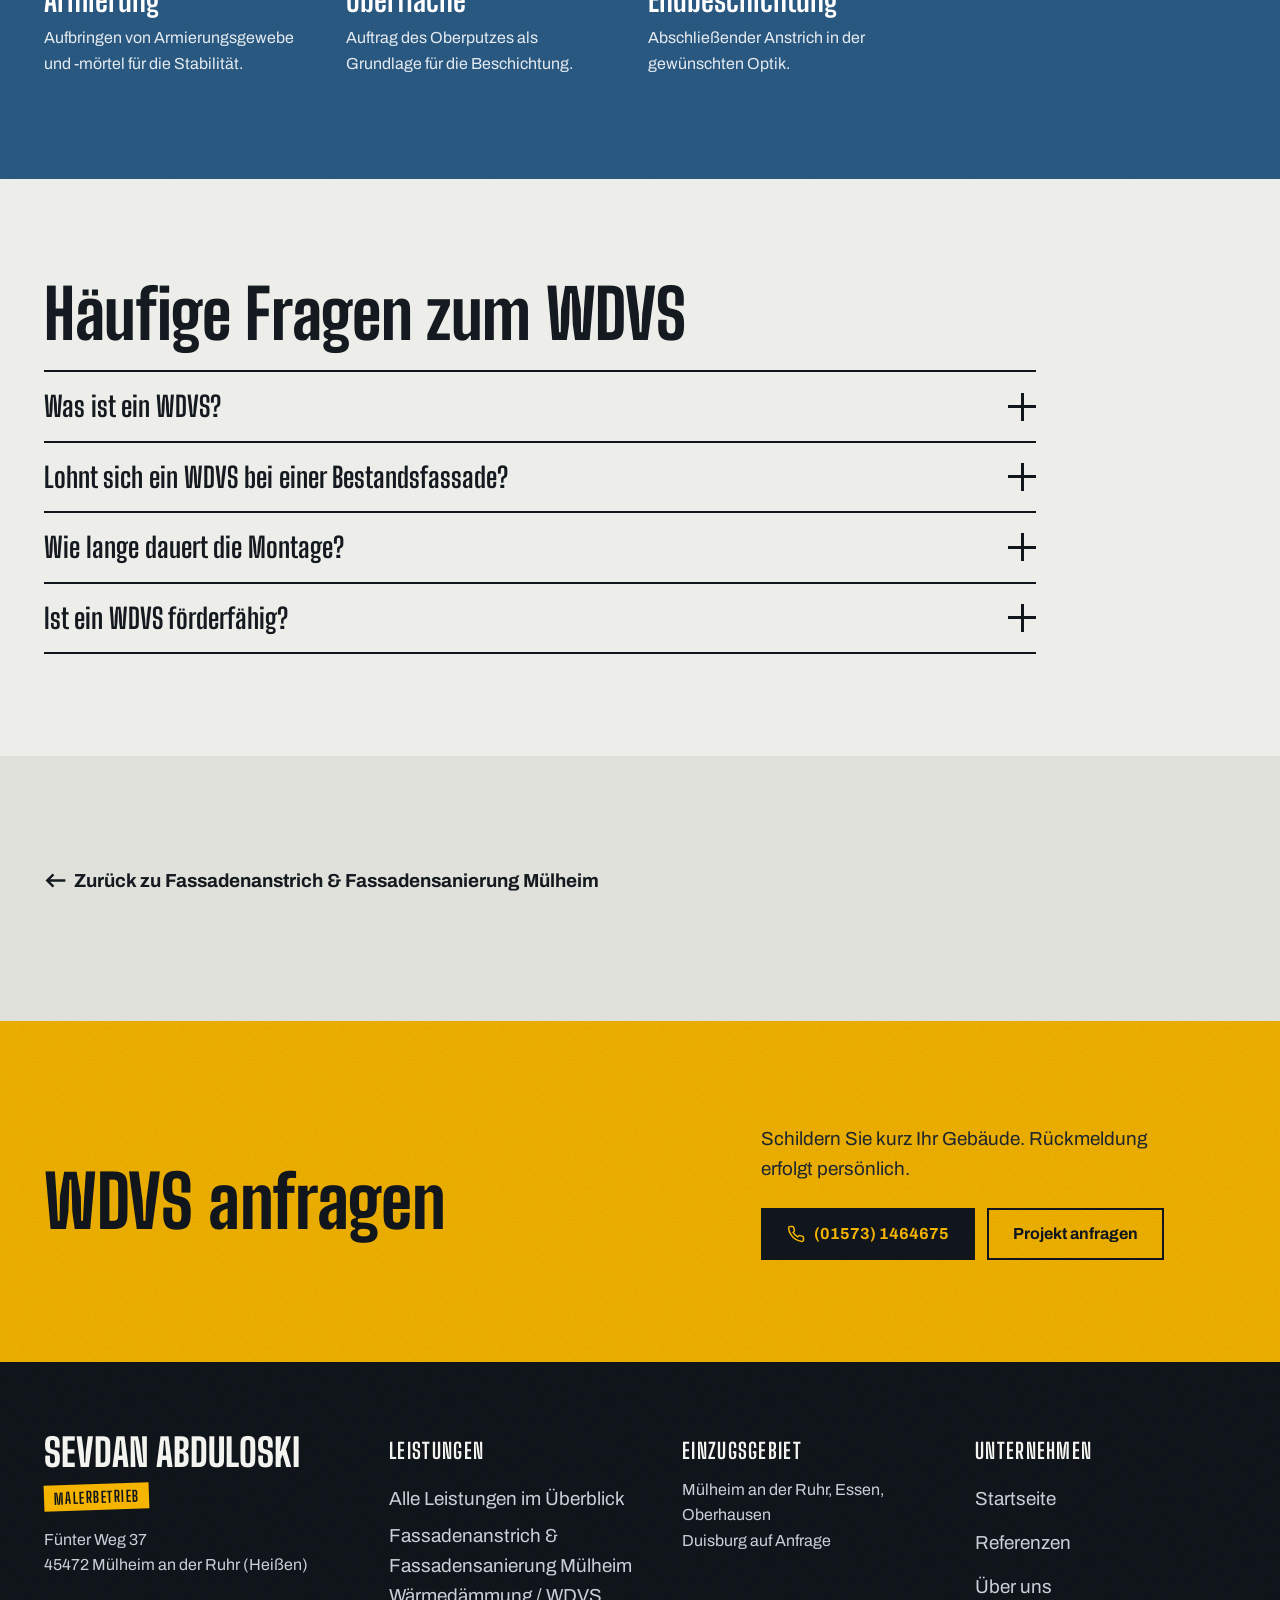
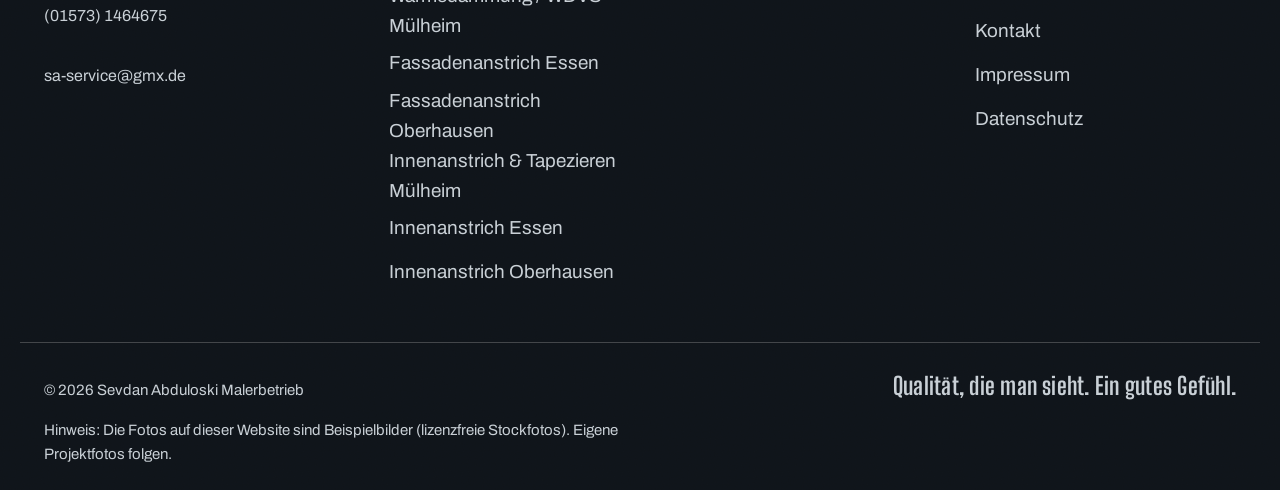
<file: leistungen/waermedaemmung-wdvs-muelheim.html>
<!DOCTYPE html>
<html lang="de">
<head>
<!-- SITE_BASE_URL: https://daiworld450.github.io/malerbetrieb-abduloski/ (bei eigener Domain hier + in canonical/og:url ueberall ersetzen) -->
<meta charset="UTF-8">
<meta name="viewport" content="width=device-width, initial-scale=1, viewport-fit=cover, interactive-widget=resizes-content">
<meta name="theme-color" content="#EDEEE9">
<meta name="color-scheme" content="light">
<title>Wärmedämmung / WDVS Mülheim | Sevdan Abduloski Malerbetrieb</title>
<meta name="description" content="Wärmedämmverbundsystem (WDVS) und Fassadenanstrich aus einer Hand in Mülheim an der Ruhr. Aufbau, Vorteile, Ablauf und häufige Fragen zum WDVS.">
<link rel="canonical" href="https://daiworld450.github.io/malerbetrieb-abduloski/leistungen/waermedaemmung-wdvs-muelheim.html">
<link rel="icon" href="data:image/svg+xml,%3Csvg xmlns=%27http://www.w3.org/2000/svg%27 viewBox=%270 0 64 64%27%3E%3Crect width=%2764%27 height=%2764%27 rx=%2712%27 fill=%27%2311161C%27/%3E%3Ctext x=%2732%27 y=%2743%27 font-size=%2732%27 font-family=%27Arial,sans-serif%27 font-weight=%27700%27 fill=%27%23F4B400%27 text-anchor=%27middle%27%3ES%3C/text%3E%3C/svg%3E">
<meta property="og:type" content="website">
<meta property="og:title" content="Wärmedämmung / WDVS Mülheim | Sevdan Abduloski Malerbetrieb">
<meta property="og:description" content="Wärmedämmverbundsystem (WDVS) und Fassadenanstrich aus einer Hand in Mülheim an der Ruhr. Aufbau, Vorteile, Ablauf und häufige Fragen zum WDVS.">
<meta property="og:url" content="https://daiworld450.github.io/malerbetrieb-abduloski/leistungen/waermedaemmung-wdvs-muelheim.html">
<meta property="og:locale" content="de_DE">
<meta property="og:site_name" content="Sevdan Abduloski Malerbetrieb">
<meta name="twitter:card" content="summary">
<meta name="twitter:title" content="Wärmedämmung / WDVS Mülheim | Sevdan Abduloski Malerbetrieb">
<meta name="twitter:description" content="Wärmedämmverbundsystem (WDVS) und Fassadenanstrich aus einer Hand in Mülheim an der Ruhr. Aufbau, Vorteile, Ablauf und häufige Fragen zum WDVS.">
<link rel="preload" href="../fonts/big-shoulders-display-latin-wght.woff2" as="font" type="font/woff2" crossorigin>
<link rel="preload" href="../fonts/archivo-latin-wght.woff2" as="font" type="font/woff2" crossorigin>
<link rel="stylesheet" href="../css/style.css">
<script type="application/ld+json">
{
  "@context": "https://schema.org",
  "@type": ["HomeAndConstructionBusiness", "HousePainter"],
  "@id": "https://daiworld450.github.io/malerbetrieb-abduloski/#business",
  "name": "Sevdan Abduloski Malerbetrieb",
  "url": "https://daiworld450.github.io/malerbetrieb-abduloski/",
  "telephone": "+4915731464675",
  "email": "sa-service@gmx.de",
  "address": {
    "@type": "PostalAddress",
    "streetAddress": "Fünter Weg 37",
    "addressLocality": "Mülheim an der Ruhr",
    "postalCode": "45472",
    "addressRegion": "Nordrhein-Westfalen",
    "addressCountry": "DE"
  },
  "areaServed": [
    { "@type": "City", "name": "Mülheim an der Ruhr" },
    { "@type": "City", "name": "Essen" },
    { "@type": "City", "name": "Oberhausen" }
  ]
}
</script>
<script type="application/ld+json">
{
  "@context": "https://schema.org",
  "@type": "FAQPage",
  "mainEntity": [
    {"@type": "Question", "name": "Was ist ein WDVS?", "acceptedAnswer": {"@type": "Answer", "text": "Ein Wärmedämmverbundsystem (WDVS) ist ein mehrschichtiger Aufbau aus Dämmplatte, Armierung und Beschichtung, der auf die bestehende Fassade aufgebracht wird und Dämmung und neue Optik in einem Arbeitsgang verbindet."}},
    {"@type": "Question", "name": "Lohnt sich ein WDVS bei einer Bestandsfassade?", "acceptedAnswer": {"@type": "Answer", "text": "Ob sich ein WDVS lohnt, hängt vom Gebäude, dem bestehenden Wandaufbau und den Zielen der Eigentümerinnen und Eigentümer ab. Besonders sinnvoll ist die Kombination, wenn ohnehin ein neuer Fassadenanstrich anstehen würde."}},
    {"@type": "Question", "name": "Wie lange dauert die Montage?", "acceptedAnswer": {"@type": "Answer", "text": "Die Dauer hängt von der Fassadengröße, dem gewählten System und den Witterungsbedingungen ab. Ein verlässlicher Zeitrahmen ergibt sich erst nach der Bestandsprüfung vor Ort."}},
    {"@type": "Question", "name": "Ist ein WDVS förderfähig?", "acceptedAnswer": {"@type": "Answer", "text": "Für energetische Sanierungsmaßnahmen gibt es unter bestimmten Voraussetzungen staatliche Förderprogramme. Ob eine Förderung im Einzelfall zutrifft, sollte individuell und aktuell geprüft werden. Dazu geben wir keine verbindliche Auskunft."}}
  ]
}
</script>
</head>
<body data-rolle="wdvs">
<a class="skip-link" href="#main">Zum Inhalt springen</a>
<header class="site-header">
  <div class="container header-inner">
    <a href="../index.html" class="logo">
      <span class="logo-name">Sevdan Abduloski</span>
      <span class="logo-sub">Malerbetrieb</span>
    </a>
    <nav class="main-nav" id="main-nav">
      <ul>
        <li><a href="../index.html">Startseite</a></li>
        <li class="has-dropdown">
          <a href="../leistungen/index.html" class="dropdown-toggle is-active" aria-current="true">Leistungen</a>
          <button type="button" class="dropdown-caret" aria-expanded="false" aria-controls="leistungen-dropdown" aria-label="Leistungen-Unterseiten anzeigen">
            <svg width="12" height="12" viewBox="0 0 12 12" aria-hidden="true"><path d="M2 4l4 4 4-4" fill="none" stroke="currentColor" stroke-width="1.6" stroke-linecap="round" stroke-linejoin="round"/></svg>
          </button>
          <ul class="dropdown" id="leistungen-dropdown">
              <li><a href="../leistungen/index.html">Alle Leistungen im Überblick</a></li>
              <li class="dropdown-label" role="presentation">Leistungen in Mülheim</li>
              <li><a href="../leistungen/fassadenanstrich-fassadensanierung-muelheim.html">Fassadenanstrich &amp; Fassadensanierung</a></li>
              <li><a href="../leistungen/waermedaemmung-wdvs-muelheim.html">Wärmedämmung / WDVS</a></li>
              <li><a href="../leistungen/innenanstrich-tapezieren-muelheim.html">Innenanstrich &amp; Tapezieren</a></li>
              <li class="dropdown-label" role="presentation">Auch in</li>
              <li class="dropdown-row"><span class="dropdown-row__place">Essen</span><a href="../leistungen/fassadenanstrich-essen.html" aria-label="Fassadenanstrich Essen">Fassade</a><a href="../leistungen/innenanstrich-essen.html" aria-label="Innenanstrich Essen">Innenraum</a></li>
              <li class="dropdown-row"><span class="dropdown-row__place">Oberhausen</span><a href="../leistungen/fassadenanstrich-oberhausen.html" aria-label="Fassadenanstrich Oberhausen">Fassade</a><a href="../leistungen/innenanstrich-oberhausen.html" aria-label="Innenanstrich Oberhausen">Innenraum</a></li>
          </ul>
        </li>
        <li><a href="../referenzen.html">Referenzen</a></li>
        <li><a href="../ueber-uns.html">Über uns</a></li>
        <li><a href="../kontakt.html">Kontakt</a></li>
        <li class="nav-cta-mobile"><a href="../kontakt.html" class="btn btn-accent"><svg class="icon-arrow" width="18" height="18" viewBox="0 0 24 24" fill="none" stroke="currentColor" stroke-width="1.8" stroke-linecap="round" stroke-linejoin="round" aria-hidden="true"><path d="M4 12h16M13 5l7 7-7 7"/></svg> Projekt anfragen</a></li>
      </ul>
    </nav>
    <a href="../kontakt.html" class="btn btn-accent header-cta">Projekt anfragen</a>
    <button type="button" class="hamburger" id="hamburger" aria-label="Menü öffnen" aria-expanded="false" aria-controls="main-nav">
      <span></span><span></span><span></span>
    </button>
  </div>
</header>
<main id="main">

<nav class="breadcrumb" aria-label="Breadcrumb"><ol><li><a href="../index.html">Startseite</a></li><li><a href="../leistungen/index.html">Leistungen</a></li><li aria-current="page">Wärmedämmung / WDVS Mülheim</li></ol></nav>
<script type="application/ld+json">{"@context":"https://schema.org","@type":"BreadcrumbList","itemListElement":[{"@type":"ListItem","position":1,"name":"Startseite","item":"https://daiworld450.github.io/malerbetrieb-abduloski/index.html"},{"@type":"ListItem","position":2,"name":"Leistungen","item":"https://daiworld450.github.io/malerbetrieb-abduloski/leistungen/index.html"},{"@type":"ListItem","position":3,"name":"Wärmedämmung / WDVS Mülheim"}]}</script>

<section class="page-hero page-hero--feld page-hero--kante">
  <div class="container page-hero-grid">
    <div>
      <h1>Wärmedämmung (WDVS) in Mülheim an der Ruhr</h1>
    <p class="hero-lead">Wärmedämmverbundsystem und Fassadenanstrich aus einer Hand, technisch fundiert,
    optisch aus einem Guss.</p>
    <div class="btn-row">
      <a href="../kontakt.html" class="btn btn-accent btn-lg">Projekt anfragen</a>
    </div>
    </div>
    <figure class="muster"><picture><source type="image/webp" srcset="../bilder/hero/wdvs-hero.webp"><img src="../bilder/hero/wdvs-hero.jpg" alt="Wärmedämmverbundsystem (WDVS) an einer Fassade" width="1600" height="900" loading="eager" fetchpriority="high"></picture><figcaption class="muster__note">Beispielfoto</figcaption></figure>
  </div>
</section>

<section class="section">
  <div class="container">
    <h2>So ist ein WDVS aufgebaut</h2>
    <p class="section-lead">Ein Wärmedämmverbundsystem besteht aus mehreren aufeinander abgestimmten
    Schichten. Die folgende Darstellung zeigt den grundsätzlichen Aufbau von innen (Bestandswand) nach
    außen (Beschichtung), schematisch, ohne Bezug auf ein konkretes Produkt.</p>
    <div class="wdvs-diagram">
      <svg viewBox="0 0 470 350" xmlns="http://www.w3.org/2000/svg" role="img" aria-labelledby="wdvs-diagram-title wdvs-diagram-desc">
        <title id="wdvs-diagram-title">Schematischer Schichtaufbau eines Wärmedämmverbundsystems (WDVS)</title>
        <desc id="wdvs-diagram-desc">Sieben Schichten von innen nach außen, die Legende steht neben der Zeichnung.</desc>

        <!-- Richtungshinweise -->
        <text x="30" y="200" text-anchor="middle" font-family="Archivo, sans-serif" font-size="14" font-weight="700" fill="var(--text-leise)" transform="rotate(-90 30 200)">INNEN</text>
        <text x="452" y="200" text-anchor="middle" font-family="Archivo, sans-serif" font-size="14" font-weight="700" fill="var(--text-leise)" transform="rotate(-90 452 200)">AUßEN</text>

        <!-- Schichten (x, Breite) -->
        <!-- 1 Bestandswand -->
        <rect x="60" y="70" width="150" height="260" fill="var(--wand-tief)" stroke="var(--linie)"/>
        <!-- 2 Kleber -->
        <rect x="210" y="70" width="14" height="260" fill="var(--m-kleber)"/>
        <!-- 3 Dämmplatte -->
        <rect x="224" y="70" width="130" height="260" fill="var(--m-sandstein)" stroke="var(--linie)"/>
        <!-- 4 Armierungsgewebe -->
        <rect x="354" y="70" width="8" height="260" fill="var(--m-anthrazitgruen)"/>
        <!-- 5 Armierungsmörtel -->
        <rect x="362" y="70" width="24" height="260" fill="var(--m-salbeigruen)"/>
        <!-- 6 Oberputz -->
        <rect x="386" y="70" width="18" height="260" fill="var(--m-terrakotta)"/>
        <!-- 7 Beschichtung -->
        <rect x="404" y="70" width="12" height="260" fill="var(--goldband)"/>

        <!-- Nummern-Marker über den Schichten -->
        <g font-family="Archivo, sans-serif" font-size="13" font-weight="700" fill="#FFFFFF" text-anchor="middle">
          <line x1="135" y1="54" x2="135" y2="70" stroke="var(--tinte)" stroke-width="1.5"/>
          <circle cx="135" cy="40" r="14" fill="var(--tinte)"/>
          <text x="135" y="45">1</text>

          <line x1="200" y1="54" x2="217" y2="70" stroke="var(--tinte)" stroke-width="1.5"/>
          <circle cx="200" cy="40" r="14" fill="var(--tinte)"/>
          <text x="200" y="45">2</text>

          <line x1="268" y1="54" x2="289" y2="70" stroke="var(--tinte)" stroke-width="1.5"/>
          <circle cx="268" cy="40" r="14" fill="var(--tinte)"/>
          <text x="268" y="45">3</text>

          <line x1="326" y1="54" x2="358" y2="70" stroke="var(--tinte)" stroke-width="1.5"/>
          <circle cx="326" cy="40" r="14" fill="var(--tinte)"/>
          <text x="326" y="45">4</text>

          <line x1="364" y1="54" x2="374" y2="70" stroke="var(--tinte)" stroke-width="1.5"/>
          <circle cx="364" cy="40" r="14" fill="var(--tinte)"/>
          <text x="364" y="45">5</text>

          <line x1="402" y1="54" x2="395" y2="70" stroke="var(--tinte)" stroke-width="1.5"/>
          <circle cx="402" cy="40" r="14" fill="var(--tinte)"/>
          <text x="402" y="45">6</text>

          <line x1="440" y1="54" x2="410" y2="70" stroke="var(--tinte)" stroke-width="1.5"/>
          <circle cx="440" cy="40" r="14" fill="var(--tinte)"/>
          <text x="440" y="45">7</text>
        </g>

        <!-- Legende -->
        
      </svg>
      <ol class="wdvs-liste"><li><span class="wdvs-liste__nr" aria-hidden="true">1</span>Bestandswand</li><li><span class="wdvs-liste__nr" aria-hidden="true">2</span>Kleber</li><li><span class="wdvs-liste__nr" aria-hidden="true">3</span>Dämmplatte</li><li><span class="wdvs-liste__nr" aria-hidden="true">4</span>Armierungsgewebe</li><li><span class="wdvs-liste__nr" aria-hidden="true">5</span>Armierungsmörtel</li><li><span class="wdvs-liste__nr" aria-hidden="true">6</span>Oberputz</li><li><span class="wdvs-liste__nr" aria-hidden="true">7</span>Beschichtung</li></ol>
    </div>
  </div>
</section>

<section class="section section-alt">
  <div class="container">
    <h2>Was ein WDVS leistet</h2>
    <ul class="check-list">
      <li>Wärmedämmung: weniger Wärmeverlust über die Außenwand</li>
      <li>Schutz der Bausubstanz vor Witterung</li>
      <li>Energieeinsparung durch geringeren Heizbedarf</li>
      <li>Neue Fassadenoptik im gleichen Arbeitsgang</li>
      <li>Höherer Wohnkomfort durch ausgeglichenere Wandtemperaturen</li>
    </ul>
  </div>
</section>

<section class="section">
  <div class="container">
    <h2>Wann ist ein WDVS sinnvoll?</h2>
    <p>Steht ohnehin ein neuer Fassadenanstrich an, lohnt sich der Blick auf ein Wärmedämmverbundsystem:
    Die Fassade wird gedämmt und im gleichen Arbeitsgang neu beschichtet. Das spart eine doppelte Einrüstung
    und verbindet Optik mit Energieeffizienz. Ob eine Dämmung im konkreten Fall sinnvoll ist, hängt vom
    Gebäude, dem bestehenden Wandaufbau und den Zielen der Eigentümerinnen und Eigentümer ab. Das wird am
    besten vor Ort besprochen.</p>
  </div>
</section>

<section class="section section--farbe">
  <div class="container">
    <h2>Von der Beratung zur fertigen Fassade</h2>
    <ol class="zollstock">
      <li class="zollstock__segment">
          <span class="zollstock__num" aria-hidden="true">1</span>
          <h3>Beratung</h3>
          <p>Erstgespräch zu Gebäude, Zielen und grundsätzlicher Machbarkeit.</p>
        </li>
      <li class="zollstock__segment">
          <span class="zollstock__num" aria-hidden="true">2</span>
          <h3>Bestandsprüfung</h3>
          <p>Begutachtung der bestehenden Fassade und des Wandaufbaus vor Ort.</p>
        </li>
      <li class="zollstock__segment">
          <span class="zollstock__num" aria-hidden="true">3</span>
          <h3>Systemauswahl</h3>
          <p>Abstimmung von Dämmstärke und Material auf das Gebäude.</p>
        </li>
      <li class="zollstock__segment">
          <span class="zollstock__num" aria-hidden="true">4</span>
          <h3>Montage</h3>
          <p>Anbringen der Dämmplatten mit dem passenden Klebesystem.</p>
        </li>
      <li class="zollstock__segment">
          <span class="zollstock__num" aria-hidden="true">5</span>
          <h3>Armierung</h3>
          <p>Aufbringen von Armierungsgewebe und -mörtel für die Stabilität.</p>
        </li>
      <li class="zollstock__segment">
          <span class="zollstock__num" aria-hidden="true">6</span>
          <h3>Oberfläche</h3>
          <p>Auftrag des Oberputzes als Grundlage für die Beschichtung.</p>
        </li>
      <li class="zollstock__segment">
          <span class="zollstock__num" aria-hidden="true">7</span>
          <h3>Endbeschichtung</h3>
          <p>Abschließender Anstrich in der gewünschten Optik.</p>
        </li>
    </ol>
  </div>
</section>

<section class="section">
  <div class="container">
    <h2>Häufige Fragen zum WDVS</h2>
    <div class="faq-accordion">
      <details class="faq-item">
        <summary>Was ist ein WDVS?</summary>
        <p class="faq-item__body">Ein Wärmedämmverbundsystem (WDVS) ist ein mehrschichtiger Aufbau aus
        Dämmplatte, Armierung und Beschichtung, der auf die bestehende Fassade aufgebracht wird und
        Dämmung und neue Optik in einem Arbeitsgang verbindet.</p>
      </details>
      <details class="faq-item">
        <summary>Lohnt sich ein WDVS bei einer Bestandsfassade?</summary>
        <p class="faq-item__body">Ob sich ein WDVS lohnt, hängt vom Gebäude, dem bestehenden Wandaufbau
        und den Zielen der Eigentümerinnen und Eigentümer ab. Besonders sinnvoll ist die Kombination, wenn
        ohnehin ein neuer Fassadenanstrich anstehen würde.</p>
      </details>
      <details class="faq-item">
        <summary>Wie lange dauert die Montage?</summary>
        <p class="faq-item__body">Die Dauer hängt von der Fassadengröße, dem gewählten System und den
        Witterungsbedingungen ab. Ein verlässlicher Zeitrahmen ergibt sich erst nach der Bestandsprüfung
        vor Ort.</p>
      </details>
      <details class="faq-item">
        <summary>Ist ein WDVS förderfähig?</summary>
        <p class="faq-item__body">Für energetische Sanierungsmaßnahmen gibt es unter bestimmten
        Voraussetzungen staatliche Förderprogramme. Ob eine Förderung im Einzelfall zutrifft, sollte
        individuell und aktuell geprüft werden. Dazu geben wir keine verbindliche Auskunft.</p>
      </details>
    </div>
  </div>
</section>

<section class="section section-alt">
  <div class="container">
    <p><a href="fassadenanstrich-fassadensanierung-muelheim.html" class="link-arrow link-arrow--back">Zurück zu Fassadenanstrich &amp; Fassadensanierung Mülheim</a></p>
  </div>
</section>

<section class="section cta-section">
  <div class="container cta-box">
    <h2>WDVS anfragen</h2>
    <p>Schildern Sie kurz Ihr Gebäude. Rückmeldung erfolgt persönlich.</p>
    <div class="btn-row">
      <a href="tel:+4915731464675" class="btn btn-accent"><svg class="icon-phone" width="18" height="18" viewBox="0 0 24 24" fill="none" stroke="currentColor" stroke-width="2" stroke-linecap="round" stroke-linejoin="round" aria-hidden="true"><path d="M22 16.92v3a2 2 0 0 1-2.18 2 19.79 19.79 0 0 1-8.63-3.07 19.5 19.5 0 0 1-6-6 19.79 19.79 0 0 1-3.07-8.67A2 2 0 0 1 4.11 2h3a2 2 0 0 1 2 1.72 12.84 12.84 0 0 0 .7 2.81 2 2 0 0 1-.45 2.11L8.09 9.91a16 16 0 0 0 6 6l1.27-1.27a2 2 0 0 1 2.11-.45 12.84 12.84 0 0 0 2.81.7A2 2 0 0 1 22 16.92z"/></svg> (01573) 1464675</a>
      <a href="../kontakt.html" class="btn btn-outline-light">Projekt anfragen</a>
    </div>
  </div>
</section>

</main>
<footer class="site-footer">
  <div class="container footer-inner">
    <div class="footer-col">
      <p class="footer-logo">Sevdan Abduloski<span>Malerbetrieb</span></p>
      <p>Fünter Weg 37<br>45472 Mülheim an der Ruhr (Heißen)</p>
      <p><a href="tel:+4915731464675">(01573) 1464675</a></p>
      <p><a href="mailto:sa-service@gmx.de">sa-service@gmx.de</a></p>
    </div>
    <div class="footer-col">
      <p class="footer-heading">Leistungen</p>
      <ul>
        <li><a href="../leistungen/index.html">Alle Leistungen im Überblick</a></li>
        <li><a href="../leistungen/fassadenanstrich-fassadensanierung-muelheim.html">Fassadenanstrich & Fassadensanierung Mülheim</a></li>
        <li><a href="../leistungen/waermedaemmung-wdvs-muelheim.html">Wärmedämmung / WDVS Mülheim</a></li>
        <li><a href="../leistungen/fassadenanstrich-essen.html">Fassadenanstrich Essen</a></li>
        <li><a href="../leistungen/fassadenanstrich-oberhausen.html">Fassadenanstrich Oberhausen</a></li>
        <li><a href="../leistungen/innenanstrich-tapezieren-muelheim.html">Innenanstrich & Tapezieren Mülheim</a></li>
        <li><a href="../leistungen/innenanstrich-essen.html">Innenanstrich Essen</a></li>
        <li><a href="../leistungen/innenanstrich-oberhausen.html">Innenanstrich Oberhausen</a></li>
      </ul>
    </div>
    <div class="footer-col">
      <p class="footer-heading">Einzugsgebiet</p>
      <p>Mülheim an der Ruhr, Essen, Oberhausen<br>Duisburg auf Anfrage</p>
    </div>
    <div class="footer-col">
      <p class="footer-heading">Unternehmen</p>
      <ul>
        <li><a href="../index.html">Startseite</a></li>
        <li><a href="../referenzen.html">Referenzen</a></li>
        <li><a href="../ueber-uns.html">Über uns</a></li>
        <li><a href="../kontakt.html">Kontakt</a></li>
        <li><a href="../impressum.html">Impressum</a></li>
        <li><a href="../datenschutz.html">Datenschutz</a></li>
      </ul>
    </div>
  </div>
  <div class="footer-bottom container">
    <p>&copy; 2026 Sevdan Abduloski Malerbetrieb</p>
    <p class="footer-tagline">Qualität, die man sieht. Ein gutes Gefühl.</p>
    <p class="footer-note">Hinweis: Die Fotos auf dieser Website sind Beispielbilder (lizenzfreie Stockfotos). Eigene Projektfotos folgen.</p>
  </div>
</footer>
<div class="mobile-action-bar" role="navigation" aria-label="Schnellkontakt">
  <a href="tel:+4915731464675" class="mobile-action-bar__item">
    <svg class="icon-phone" width="18" height="18" viewBox="0 0 24 24" fill="none" stroke="currentColor" stroke-width="2" stroke-linecap="round" stroke-linejoin="round" aria-hidden="true"><path d="M22 16.92v3a2 2 0 0 1-2.18 2 19.79 19.79 0 0 1-8.63-3.07 19.5 19.5 0 0 1-6-6 19.79 19.79 0 0 1-3.07-8.67A2 2 0 0 1 4.11 2h3a2 2 0 0 1 2 1.72 12.84 12.84 0 0 0 .7 2.81 2 2 0 0 1-.45 2.11L8.09 9.91a16 16 0 0 0 6 6l1.27-1.27a2 2 0 0 1 2.11-.45 12.84 12.84 0 0 0 2.81.7A2 2 0 0 1 22 16.92z"/></svg>
    <span>Anrufen</span>
  </a>
  <a href="https://wa.me/4915731464675" class="mobile-action-bar__item" target="_blank" rel="noopener noreferrer">
    <svg class="icon-chat" width="18" height="18" viewBox="0 0 24 24" fill="none" stroke="currentColor" stroke-width="1.8" stroke-linecap="round" stroke-linejoin="round" aria-hidden="true"><path d="M12 3C7.03 3 3 6.58 3 11c0 2.13.94 4.07 2.47 5.52L4.5 21l4.55-1.5c.94.32 1.94.5 2.95.5 4.97 0 9-3.58 9-8s-4.03-9-9-9z"/></svg>
    <span>WhatsApp</span>
  </a>
  <a href="../kontakt.html" class="mobile-action-bar__item mobile-action-bar__item--accent">
    <svg class="icon-arrow" width="18" height="18" viewBox="0 0 24 24" fill="none" stroke="currentColor" stroke-width="1.8" stroke-linecap="round" stroke-linejoin="round" aria-hidden="true"><path d="M4 12h16M13 5l7 7-7 7"/></svg>
    <span>Projekt anfragen</span>
  </a>
</div>
<script src="../js/main.js"></script>
</body>
</html>
</file>
<file: css/style.css>
/* ============================================================
   Sevdan Abduloski Malerbetrieb: style.css
   Design "Musterwand" (Redesign 2026-10). Reines CSS, kein Framework,
   keine externen Assets. Schriften selbst gehostet (fonts/, SIL OFL 1.1).
   Dokumentation: DESIGN.md im Repo-Root.
   ============================================================ */

/* ---------- Schriften (SIL Open Font License 1.1) ---------- */
@font-face {
  font-family: 'Big Shoulders Display';
  font-style: normal;
  font-weight: 100 900;
  font-display: swap;
  src: url('../fonts/big-shoulders-display-latin-wght.woff2') format('woff2');
  unicode-range: U+0000-00FF, U+0131, U+0152-0153, U+02BB-02BC, U+02C6, U+02DA, U+02DC, U+2000-206F, U+20AC, U+2122, U+2191, U+2193, U+2212, U+2215, U+FEFF, U+FFFD;
}
@font-face {
  font-family: 'Big Shoulders Stencil Display';
  font-style: normal;
  font-weight: 100 900;
  font-display: swap;
  src: url('../fonts/big-shoulders-stencil-display-latin-wght.woff2') format('woff2');
  unicode-range: U+0000-00FF, U+0131, U+0152-0153, U+02BB-02BC, U+02C6, U+02DA, U+02DC, U+2000-206F, U+20AC, U+2122, U+2191, U+2193, U+2212, U+2215, U+FEFF, U+FFFD;
}
@font-face {
  font-family: 'Archivo';
  font-style: normal;
  font-weight: 100 900;
  font-display: swap;
  src: url('../fonts/archivo-latin-wght.woff2') format('woff2');
  unicode-range: U+0000-00FF, U+0131, U+0152-0153, U+02BB-02BC, U+02C6, U+02DA, U+02DC, U+2000-206F, U+20AC, U+2122, U+2191, U+2193, U+2212, U+2215, U+FEFF, U+FFFD;
}
/* Metrik-nahe Ersatzschriften gegen Layoutsprung beim Laden */
@font-face {
  font-family: 'Big Shoulders Fallback';
  src: local('Arial Narrow'), local('Helvetica Neue Condensed'), local('Arial');
  size-adjust: 78%;
  ascent-override: 98%;
  descent-override: 22%;
  line-gap-override: 0%;
}
@font-face {
  font-family: 'Archivo Fallback';
  src: local('Arial'), local('Helvetica Neue');
  size-adjust: 99%;
  ascent-override: 92%;
  descent-override: 22%;
  line-gap-override: 0%;
}

:root {
  color-scheme: light;

  /* ---- Wand und Tinte ---- */
  --wand: #EDEEE9;          /* Kalkweiß, kühl */
  --wand-tief: #DFE1DA;     /* zweite Wandfläche */
  --tinte: #11161C;         /* Blauschwarz */
  --tinte-2: #1C242D;
  --text: #151A20;          /* 15,6:1 auf Wand */
  --text-leise: #4B545D;    /* 6,6:1 auf Wand */
  --linie: #BFC4BB;         /* nur Zierlinien, nie als einziger Träger */

  /* ---- Aktionsfarbe: Goldband (eine für alle Buttons) ---- */
  --goldband: #F4B400;
  --goldband-hell: #FFC82E;

  /* ---- Rollenfarben (die Ware ist Farbe): große Felder, nie für UI-Zustände ---- */
  --salbei: #2F6A50;        /* Innenraum, weiß 6,1:1 */
  --ziegel: #A63B2C;        /* Fassade, weiß 6,4:1 */
  --stahl: #2B5C86;         /* Dämmung, weiß 7,0:1 */

  /* ---- Muster-Chips (Farbfamilien, rein dekorativ, keine Herstellerfarben) ---- */
  --m-warmweiss: #F2EEDF;
  --m-sandstein: #CDB48E;
  --m-salbeigruen: #9DB39A;
  --m-taubenblau: #8AA7BC;
  --m-terrakotta: #B8553A;
  --m-anthrazitgruen: #2F3E3A;
  --m-kleber: #8E8577;

  /* ---- Auf Tinte ---- */
  --auf-tinte: #F3F4EF;
  --auf-tinte-leise: #C9D0D6;   /* 10,6:1 auf Tinte */

  /* ---- Rolle der aktuellen Seite (per body[data-rolle]) ---- */
  --farbe: var(--tinte);
  --auf-farbe: #FFFFFF;
  --auf-farbe-leise: rgba(255, 255, 255, 0.88);
  --fokus-auf-farbe: #FFFFFF;

  /* ---- Altnamen (Inline-Styles und SVG im Bestand) ---- */
  --color-ink: var(--tinte);
  --color-paper: var(--m-warmweiss);
  --color-white: #FFFFFF;
  --color-accent: var(--goldband);
  --color-subtle: var(--wand-tief);
  --color-border: var(--linie);
  --color-text: var(--text);
  --color-text-muted: var(--text-leise);
  --swatch-1: var(--m-sandstein);
  --swatch-2: var(--m-salbeigruen);
  --swatch-3: var(--m-taubenblau);
  --swatch-4: var(--m-terrakotta);
  --swatch-5: var(--m-kleber);
  --swatch-6: var(--m-anthrazitgruen);

  /* ---- Schrift ---- */
  --font-display: 'Big Shoulders Display', 'Big Shoulders Fallback', 'Arial Narrow', sans-serif;
  --font-stencil: 'Big Shoulders Stencil Display', 'Big Shoulders Display', 'Big Shoulders Fallback', 'Arial Narrow', sans-serif;
  --font-sans: 'Archivo', 'Archivo Fallback', -apple-system, 'Segoe UI', Roboto, Arial, sans-serif;

  /* ---- Maß: 4er-Raster ---- */
  --s-1: 0.25rem;
  --s-2: 0.5rem;
  --s-3: 0.75rem;
  --s-4: 1rem;
  --s-5: 1.5rem;
  --s-6: 2rem;
  --s-7: 3rem;
  --s-8: 4.5rem;
  --s-9: 6rem;
  --rand: clamp(1rem, 4vw, 1.5rem);          /* seitlicher Rand */
  --container: 1240px;
  --header-h: 4.5rem;
  --bar-h: 4rem;                              /* mobile Aktionsleiste */

  /* ---- Bewegung (Emil Kowalski): starke Kurven, nie ease-in ---- */
  --ease-out: cubic-bezier(0.23, 1, 0.32, 1);
  --ease-in-out: cubic-bezier(0.77, 0, 0.175, 1);
  --ease-drawer: cubic-bezier(0.32, 0.72, 0, 1);

  /* ---- Farbkorn: Wandfarbe ist Material, kein flacher Pixel ---- */
  --korn: url("data:image/svg+xml,%3Csvg xmlns='http://www.w3.org/2000/svg' width='160' height='160'%3E%3Cfilter id='n'%3E%3CfeTurbulence type='fractalNoise' baseFrequency='.85' numOctaves='2' stitchTiles='stitch'/%3E%3CfeColorMatrix values='0 0 0 0 0 0 0 0 0 0 0 0 0 0 0 0 0 0 1 0'/%3E%3C/filter%3E%3Crect width='160' height='160' filter='url(%23n)' opacity='.09'/%3E%3C/svg%3E");

  /* ---- Pinselkante (Maske, Streichenden mit Borsten) ---- */
  --kante-links: url("data:image/svg+xml,%3Csvg xmlns='http://www.w3.org/2000/svg' width='30' height='480' viewBox='0 0 30 480'%3E%3Cpath d='M16 0H30V2H16ZM16 2H30V4H16ZM14 4H30V6H14ZM7 6H30V8H7ZM8 8H30V10H8ZM6 10H30V12H6ZM4 12H30V14H4ZM4 14H30V16H4ZM3 16H30V18H3ZM5 18H30V20H5ZM12 20H30V22H12ZM12 22H30V24H12ZM15 24H30V26H15ZM13 26H30V28H13ZM11 28H30V30H11ZM11 30H30V32H11ZM11 32H30V34H11ZM9 34H30V36H9ZM10 36H30V38H10ZM11 38H30V40H11ZM9 40H30V42H9ZM11 42H30V44H11ZM11 44H30V46H11ZM9 46H30V48H9ZM9 48H30V50H9ZM7 50H30V52H7ZM9 52H30V54H9ZM16 54H30V56H16ZM7 56H30V58H7ZM5 58H30V60H5ZM3 60H30V62H3ZM5 62H30V64H5ZM6 64H30V66H6ZM7 66H30V68H7ZM8 68H30V70H8ZM9 70H30V72H9ZM7 72H30V74H7ZM7 74H30V76H7ZM11 76H30V78H11ZM6 78H30V80H6ZM6 80H30V82H6ZM4 82H30V84H4ZM4 84H30V86H4ZM4 86H30V88H4ZM5 88H30V90H5ZM3 90H30V92H3ZM2 92H30V94H2ZM4 94H30V96H4ZM3 96H30V98H3ZM5 98H30V100H5ZM3 100H30V102H3ZM2 102H30V104H2ZM4 104H30V106H4ZM3 106H30V108H3ZM5 108H30V110H5ZM4 110H30V112H4ZM2 112H30V114H2ZM2 114H30V116H2ZM3 116H30V118H3ZM2 118H30V120H2ZM1 120H30V122H1ZM1 122H30V124H1ZM2 124H30V126H2ZM3 126H30V128H3ZM5 128H30V130H5ZM5 130H30V132H5ZM5 132H30V134H5ZM5 134H30V136H5ZM4 136H30V138H4ZM8 138H30V140H8ZM4 140H30V142H4ZM4 142H30V144H4ZM5 144H30V146H5ZM7 146H30V148H7ZM3 148H30V150H3ZM2 150H30V152H2ZM1 152H30V154H1ZM1 154H30V156H1ZM2 156H30V158H2ZM6 158H30V160H6ZM2 160H30V162H2ZM4 162H30V164H4ZM4 164H30V166H4ZM1 166H30V168H1ZM2 168H30V170H2ZM1 170H30V172H1ZM4 172H30V174H4ZM1 174H30V176H1ZM3 176H30V178H3ZM4 178H30V180H4ZM4 180H30V182H4ZM4 182H30V184H4ZM1 184H30V186H1ZM1 186H30V188H1ZM3 188H30V190H3ZM3 190H30V192H3ZM1 192H30V194H1ZM7 194H30V196H7ZM4 196H30V198H4ZM4 198H30V200H4ZM5 200H30V202H5ZM3 202H30V204H3ZM9 204H30V206H9ZM8 206H30V208H8ZM9 208H30V210H9ZM9 210H30V212H9ZM7 212H30V214H7ZM8 214H30V216H8ZM6 216H30V218H6ZM6 218H30V220H6ZM13 220H30V222H13ZM8 222H30V224H8ZM10 224H30V226H10ZM11 226H30V228H11ZM9 228H30V230H9ZM11 230H30V232H11ZM10 232H30V234H10ZM12 234H30V236H12ZM16 236H30V238H16ZM10 238H30V240H10ZM8 240H30V242H8ZM6 242H30V244H6ZM9 244H30V246H9ZM11 246H30V248H11ZM5 248H30V250H5ZM4 250H30V252H4ZM2 252H30V254H2ZM1 254H30V256H1ZM3 256H30V258H3ZM3 258H30V260H3ZM1 260H30V262H1ZM1 262H30V264H1ZM1 264H30V266H1ZM2 266H30V268H2ZM3 268H30V270H3ZM3 270H30V272H3ZM5 272H30V274H5ZM12 274H30V276H12ZM7 276H30V278H7ZM8 278H30V280H8ZM9 280H30V282H9ZM11 282H30V284H11ZM12 284H30V286H12ZM12 286H30V288H12ZM15 288H30V290H15ZM11 290H30V292H11ZM10 292H30V294H10ZM8 294H30V296H8ZM10 296H30V298H10ZM8 298H30V300H8ZM6 300H30V302H6ZM5 302H30V304H5ZM6 304H30V306H6ZM8 306H30V308H8ZM7 308H30V310H7ZM7 310H30V312H7ZM9 312H30V314H9ZM8 314H30V316H8ZM10 316H30V318H10ZM6 318H30V320H6ZM4 320H30V322H4ZM3 322H30V324H3ZM2 324H30V326H2ZM2 326H30V328H2ZM4 328H30V330H4ZM5 330H30V332H5ZM7 332H30V334H7ZM6 334H30V336H6ZM7 336H30V338H7ZM9 338H30V340H9ZM10 340H30V342H10ZM12 342H30V344H12ZM13 344H30V346H13ZM15 346H30V348H15ZM17 348H30V350H17ZM15 350H30V352H15ZM18 352H30V354H18ZM16 354H30V356H16ZM18 356H30V358H18ZM17 358H30V360H17ZM15 360H30V362H15ZM13 362H30V364H13ZM15 364H30V366H15ZM14 366H30V368H14ZM16 368H30V370H16ZM17 370H30V372H17ZM19 372H30V374H19ZM18 374H30V376H18ZM19 376H30V378H19ZM18 378H30V380H18ZM17 380H30V382H17ZM17 382H30V384H17ZM19 384H30V386H19ZM26 386H30V388H26ZM26 388H30V390H26ZM24 390H30V392H24ZM22 392H30V394H22ZM20 394H30V396H20ZM22 396H30V398H22ZM21 398H30V400H21ZM20 400H30V402H20ZM23 402H30V404H23ZM22 404H30V406H22ZM13 406H30V408H13ZM15 408H30V410H15ZM20 410H30V412H20ZM14 412H30V414H14ZM13 414H30V416H13ZM13 416H30V418H13ZM14 418H30V420H14ZM23 420H30V422H23ZM25 422H30V424H25ZM26 424H30V426H26ZM25 426H30V428H25ZM24 428H30V430H24ZM17 430H30V432H17ZM15 432H30V434H15ZM16 434H30V436H16ZM17 436H30V438H17ZM18 438H30V440H18ZM24 440H30V442H24ZM21 442H30V444H21ZM26 444H30V446H26ZM21 446H30V448H21ZM19 448H30V450H19ZM18 450H30V452H18ZM19 452H30V454H19ZM19 454H30V456H19ZM18 456H30V458H18ZM19 458H30V460H19ZM17 460H30V462H17ZM15 462H30V464H15ZM14 464H30V466H14ZM14 466H30V468H14ZM12 468H30V470H12ZM12 470H30V472H12ZM12 472H30V474H12ZM3 474H30V476H3ZM10 476H30V478H10ZM7 478H30V480H7Z'/%3E%3C/svg%3E");
  --kante-oben: url("data:image/svg+xml,%3Csvg xmlns='http://www.w3.org/2000/svg' width='480' height='30' viewBox='0 0 480 30'%3E%3Cpath d='M0 16V30H2V16ZM2 16V30H4V16ZM4 14V30H6V14ZM6 7V30H8V7ZM8 8V30H10V8ZM10 6V30H12V6ZM12 4V30H14V4ZM14 4V30H16V4ZM16 3V30H18V3ZM18 5V30H20V5ZM20 12V30H22V12ZM22 12V30H24V12ZM24 15V30H26V15ZM26 13V30H28V13ZM28 11V30H30V11ZM30 11V30H32V11ZM32 11V30H34V11ZM34 9V30H36V9ZM36 10V30H38V10ZM38 11V30H40V11ZM40 9V30H42V9ZM42 11V30H44V11ZM44 11V30H46V11ZM46 9V30H48V9ZM48 9V30H50V9ZM50 7V30H52V7ZM52 9V30H54V9ZM54 16V30H56V16ZM56 7V30H58V7ZM58 5V30H60V5ZM60 3V30H62V3ZM62 5V30H64V5ZM64 6V30H66V6ZM66 7V30H68V7ZM68 8V30H70V8ZM70 9V30H72V9ZM72 7V30H74V7ZM74 7V30H76V7ZM76 11V30H78V11ZM78 6V30H80V6ZM80 6V30H82V6ZM82 4V30H84V4ZM84 4V30H86V4ZM86 4V30H88V4ZM88 5V30H90V5ZM90 3V30H92V3ZM92 2V30H94V2ZM94 4V30H96V4ZM96 3V30H98V3ZM98 5V30H100V5ZM100 3V30H102V3ZM102 2V30H104V2ZM104 4V30H106V4ZM106 3V30H108V3ZM108 5V30H110V5ZM110 4V30H112V4ZM112 2V30H114V2ZM114 2V30H116V2ZM116 3V30H118V3ZM118 2V30H120V2ZM120 1V30H122V1ZM122 1V30H124V1ZM124 2V30H126V2ZM126 3V30H128V3ZM128 5V30H130V5ZM130 5V30H132V5ZM132 5V30H134V5ZM134 5V30H136V5ZM136 4V30H138V4ZM138 8V30H140V8ZM140 4V30H142V4ZM142 4V30H144V4ZM144 5V30H146V5ZM146 7V30H148V7ZM148 3V30H150V3ZM150 2V30H152V2ZM152 1V30H154V1ZM154 1V30H156V1ZM156 2V30H158V2ZM158 6V30H160V6ZM160 2V30H162V2ZM162 4V30H164V4ZM164 4V30H166V4ZM166 1V30H168V1ZM168 2V30H170V2ZM170 1V30H172V1ZM172 4V30H174V4ZM174 1V30H176V1ZM176 3V30H178V3ZM178 4V30H180V4ZM180 4V30H182V4ZM182 4V30H184V4ZM184 1V30H186V1ZM186 1V30H188V1ZM188 3V30H190V3ZM190 3V30H192V3ZM192 1V30H194V1ZM194 7V30H196V7ZM196 4V30H198V4ZM198 4V30H200V4ZM200 5V30H202V5ZM202 3V30H204V3ZM204 9V30H206V9ZM206 8V30H208V8ZM208 9V30H210V9ZM210 9V30H212V9ZM212 7V30H214V7ZM214 8V30H216V8ZM216 6V30H218V6ZM218 6V30H220V6ZM220 13V30H222V13ZM222 8V30H224V8ZM224 10V30H226V10ZM226 11V30H228V11ZM228 9V30H230V9ZM230 11V30H232V11ZM232 10V30H234V10ZM234 12V30H236V12ZM236 16V30H238V16ZM238 10V30H240V10ZM240 8V30H242V8ZM242 6V30H244V6ZM244 9V30H246V9ZM246 11V30H248V11ZM248 5V30H250V5ZM250 4V30H252V4ZM252 2V30H254V2ZM254 1V30H256V1ZM256 3V30H258V3ZM258 3V30H260V3ZM260 1V30H262V1ZM262 1V30H264V1ZM264 1V30H266V1ZM266 2V30H268V2ZM268 3V30H270V3ZM270 3V30H272V3ZM272 5V30H274V5ZM274 12V30H276V12ZM276 7V30H278V7ZM278 8V30H280V8ZM280 9V30H282V9ZM282 11V30H284V11ZM284 12V30H286V12ZM286 12V30H288V12ZM288 15V30H290V15ZM290 11V30H292V11ZM292 10V30H294V10ZM294 8V30H296V8ZM296 10V30H298V10ZM298 8V30H300V8ZM300 6V30H302V6ZM302 5V30H304V5ZM304 6V30H306V6ZM306 8V30H308V8ZM308 7V30H310V7ZM310 7V30H312V7ZM312 9V30H314V9ZM314 8V30H316V8ZM316 10V30H318V10ZM318 6V30H320V6ZM320 4V30H322V4ZM322 3V30H324V3ZM324 2V30H326V2ZM326 2V30H328V2ZM328 4V30H330V4ZM330 5V30H332V5ZM332 7V30H334V7ZM334 6V30H336V6ZM336 7V30H338V7ZM338 9V30H340V9ZM340 10V30H342V10ZM342 12V30H344V12ZM344 13V30H346V13ZM346 15V30H348V15ZM348 17V30H350V17ZM350 15V30H352V15ZM352 18V30H354V18ZM354 16V30H356V16ZM356 18V30H358V18ZM358 17V30H360V17ZM360 15V30H362V15ZM362 13V30H364V13ZM364 15V30H366V15ZM366 14V30H368V14ZM368 16V30H370V16ZM370 17V30H372V17ZM372 19V30H374V19ZM374 18V30H376V18ZM376 19V30H378V19ZM378 18V30H380V18ZM380 17V30H382V17ZM382 17V30H384V17ZM384 19V30H386V19ZM386 26V30H388V26ZM388 26V30H390V26ZM390 24V30H392V24ZM392 22V30H394V22ZM394 20V30H396V20ZM396 22V30H398V22ZM398 21V30H400V21ZM400 20V30H402V20ZM402 23V30H404V23ZM404 22V30H406V22ZM406 13V30H408V13ZM408 15V30H410V15ZM410 20V30H412V20ZM412 14V30H414V14ZM414 13V30H416V13ZM416 13V30H418V13ZM418 14V30H420V14ZM420 23V30H422V23ZM422 25V30H424V25ZM424 26V30H426V26ZM426 25V30H428V25ZM428 24V30H430V24ZM430 17V30H432V17ZM432 15V30H434V15ZM434 16V30H436V16ZM436 17V30H438V17ZM438 18V30H440V18ZM440 24V30H442V24ZM442 21V30H444V21ZM444 26V30H446V26ZM446 21V30H448V21ZM448 19V30H450V19ZM450 18V30H452V18ZM452 19V30H454V19ZM454 19V30H456V19ZM456 18V30H458V18ZM458 19V30H460V19ZM460 17V30H462V17ZM462 15V30H464V15ZM464 14V30H466V14ZM466 14V30H468V14ZM468 12V30H470V12ZM470 12V30H472V12ZM472 12V30H474V12ZM474 3V30H476V3ZM476 10V30H478V10ZM478 7V30H480V7Z'/%3E%3C/svg%3E");
}

/* Rollen der Seiten */
body[data-rolle="innen"]   { --farbe: var(--salbei);  --auf-farbe: #FFFFFF; --auf-farbe-leise: rgba(255,255,255,.88); --fokus-auf-farbe: #FFFFFF; }
body[data-rolle="fassade"] { --farbe: var(--ziegel);  --auf-farbe: #FFFFFF; --auf-farbe-leise: rgba(255,255,255,.88); --fokus-auf-farbe: #FFFFFF; }
body[data-rolle="wdvs"]    { --farbe: var(--stahl);   --auf-farbe: #FFFFFF; --auf-farbe-leise: rgba(255,255,255,.88); --fokus-auf-farbe: #FFFFFF; }
body[data-rolle="tinte"]   { --farbe: var(--tinte);   --auf-farbe: var(--auf-tinte); --auf-farbe-leise: var(--auf-tinte-leise); --fokus-auf-farbe: var(--goldband); }
body[data-rolle="gold"]    { --farbe: var(--goldband); --auf-farbe: var(--tinte); --auf-farbe-leise: #27303A; --fokus-auf-farbe: var(--tinte); }
body[data-rolle="wand"]    { --farbe: var(--wand); --auf-farbe: var(--text); --auf-farbe-leise: var(--text-leise); --fokus-auf-farbe: var(--tinte); }

/* ============================================================
   Basis
   ============================================================ */
*, *::before, *::after { box-sizing: border-box; }
html {
  -webkit-text-size-adjust: 100%;
  text-size-adjust: 100%;
  -webkit-tap-highlight-color: transparent;
  scroll-padding-top: calc(var(--header-h) + 1.5rem);
  interpolate-size: allow-keywords;
}
@media (prefers-reduced-motion: no-preference) {
  html { scroll-behavior: smooth; }
}
html.nav-open { overflow: hidden; }
body {
  margin: 0;
  font-family: var(--font-sans);
  font-size: clamp(1.0625rem, 1.02rem + 0.2vw, 1.1875rem);
  line-height: 1.6;
  color: var(--text);
  background: var(--wand);
  -webkit-font-smoothing: antialiased;
  -moz-osx-font-smoothing: grayscale;
  text-rendering: optimizeLegibility;
  caret-color: var(--tinte);
  scrollbar-color: var(--tinte) var(--wand-tief);
  accent-color: var(--tinte);
}
/* Kalkputz: sehr feines Korn, nur auf der Wand sichtbar (Felder decken es ab) */
body::before {
  content: "";
  position: fixed;
  inset: 0;
  z-index: -1;
  pointer-events: none;
  opacity: 0.045;
  background-image: url("data:image/svg+xml,%3Csvg xmlns='http://www.w3.org/2000/svg' width='160' height='160'%3E%3Cfilter id='n'%3E%3CfeTurbulence type='fractalNoise' baseFrequency='.9' numOctaves='2' stitchTiles='stitch'/%3E%3CfeColorMatrix values='0 0 0 0 0 0 0 0 0 0 0 0 0 0 0 0 0 0 1 0'/%3E%3C/filter%3E%3Crect width='160' height='160' filter='url(%23n)'/%3E%3C/svg%3E");
}
::selection { background: var(--goldband); color: var(--tinte); }
img { max-width: 100%; display: block; }
a { color: inherit; text-decoration-thickness: 0.09em; text-underline-offset: 0.18em; }
ul, ol { list-style: none; margin: 0; padding: 0; }
a, button, summary, label, input, select, textarea { touch-action: manipulation; }
a[href^="tel:"] { font-variant-numeric: tabular-nums; white-space: nowrap; }
p { margin: 0 0 var(--s-4); text-wrap: pretty; }
main { display: block; overflow-x: clip; }

h1, h2, h3, h4 {
  font-family: var(--font-display);
  font-weight: 800;
  line-height: 1;
  letter-spacing: 0;
  color: inherit;
  margin: 0 0 var(--s-4);
  text-wrap: balance;
}
h1 { overflow-wrap: break-word; font-size: clamp(3.25rem, 1.8rem + 6.2vw, 6rem); line-height: 0.92; font-weight: 800; letter-spacing: -0.01em; }
h2 { font-size: clamp(2.5rem, 1.55rem + 3.6vw, 4.25rem); line-height: 0.96; letter-spacing: -0.005em; }
h3 { font-size: clamp(1.6rem, 1.4rem + 0.8vw, 2rem); font-weight: 700; line-height: 1.04; }
h4 { font-size: 1.25rem; font-weight: 700; }

:focus-visible {
  outline: 3px solid var(--tinte);
  outline-offset: 3px;
  border-radius: 0;
}
.section--farbe :focus-visible, .page-hero--feld :focus-visible, .section--tinte :focus-visible,
.site-footer :focus-visible, .mobile-action-bar :focus-visible, .farbprobe :focus-visible,
.main-nav.is-open :focus-visible { outline-color: var(--fokus-auf-farbe); }
.section--tinte :focus-visible, .site-footer :focus-visible, .mobile-action-bar :focus-visible,
.main-nav.is-open :focus-visible { outline-color: var(--goldband); }

.skip-link {
  position: absolute;
  left: var(--s-4);
  top: -5rem;
  z-index: 100;
  padding: 0.85rem 1.25rem;
  background: var(--goldband);
  color: var(--tinte);
  font-weight: 700;
  text-decoration: none;
  border: 2px solid var(--tinte);
}
.skip-link:focus { top: var(--s-2); }
.sr-only {
  position: absolute; width: 1px; height: 1px; padding: 0; margin: -1px;
  overflow: hidden; clip: rect(0, 0, 0, 0); white-space: nowrap; border: 0;
}

.container {
  width: 100%;
  max-width: var(--container);
  margin-inline: auto;
  padding-inline: var(--rand);
}
@media (orientation: landscape) and (max-height: 520px) {
  .container, .breadcrumb ol { padding-left: max(var(--rand), env(safe-area-inset-left, 0px)); padding-right: max(var(--rand), env(safe-area-inset-right, 0px)); }
}
.section { padding-block: clamp(3.5rem, 8vw, 6.5rem); position: relative; }
.section > .container > h2, .section > h2 { margin-bottom: var(--s-5); }
.section-alt { background: var(--wand-tief); }
.section--farbe { background: var(--farbe); color: var(--auf-farbe); }
.section--farbe .section-lead, .section--farbe p { color: var(--auf-farbe-leise); }
.section--tinte { background: var(--tinte); color: var(--auf-tinte); }
.section--tinte p { color: var(--auf-tinte-leise); }
.section-lead { max-width: 62ch; color: var(--text-leise); font-size: 1.0625em; margin-bottom: var(--s-6); }
.two-col { display: grid; grid-template-columns: 1fr 1fr; gap: clamp(2rem, 5vw, 4.5rem); align-items: start; }
.two-col h2 { font-size: clamp(2rem, 1.4rem + 2vw, 2.75rem); margin-bottom: var(--s-3); }
.two-col h2:not(:first-child) { margin-top: var(--s-6); }

/* Fließtext in Inhaltsabschnitten bleibt im Maß (65 bis 75 Zeichen) */
.section > .container > p, .section > .container > h2 + p { max-width: 68ch; }
.section > .container > h2:not(:first-child) { margin-top: var(--s-7); }

/* ============================================================
   Abdeckband und Beschriftung
   ============================================================ */
.tape-label {
  display: inline-block;
  background: var(--goldband);
  color: var(--tinte);
  font-family: var(--font-display);
  font-weight: 700;
  font-size: 0.98rem;
  line-height: 1;
  letter-spacing: 0.09em;
  text-transform: uppercase;
  padding: 0.5rem 0.85rem 0.45rem;
  transform: rotate(-2deg);
}

/* ============================================================
   Buttons (eine Aktionsfarbe: Goldband)
   ============================================================ */
.btn {
  display: inline-flex;
  align-items: center;
  justify-content: center;
  gap: 0.6rem;
  min-height: 3.25rem;
  padding: 0.7rem 1.5rem;
  font-family: var(--font-sans);
  font-weight: 700;
  font-size: 1rem;
  line-height: 1.15;
  text-decoration: none;
  color: var(--btn-fg, var(--tinte));
  background: var(--btn-bg, transparent);
  border: 2px solid var(--btn-line, var(--tinte));
  border-radius: 0;
  cursor: pointer;
  touch-action: manipulation;
  user-select: none;
  -webkit-user-select: none;
  transition: transform 140ms var(--ease-out), background-color 140ms ease, color 140ms ease, border-color 140ms ease;
}
.btn:active { transform: scale(0.97); }
.btn-accent { --btn-bg: var(--goldband); --btn-fg: var(--tinte); --btn-bg-hover: var(--tinte); --btn-fg-hover: var(--goldband); --btn-line: var(--tinte); }
.btn-outline { --btn-bg: transparent; --btn-fg: var(--tinte); --btn-bg-hover: var(--tinte); --btn-fg-hover: var(--auf-tinte); --btn-line: var(--tinte); }
.btn-outline-light { --btn-bg: transparent; --btn-fg: var(--auf-farbe); --btn-bg-hover: var(--auf-farbe); --btn-fg-hover: var(--farbe); --btn-line: var(--auf-farbe); }
.btn-lg { min-height: 3.75rem; padding: 0.85rem 1.9rem; font-size: 1.0625rem; }
.btn-row { display: flex; flex-wrap: wrap; gap: var(--s-3); margin-top: var(--s-5); }
.icon-phone, .icon-chat, .icon-arrow { flex-shrink: 0; }
.link-arrow { font-weight: 700; text-decoration: none; display: inline-flex; align-items: center; gap: 0.5rem; min-height: 2.75rem; }
.link-arrow::after {
  content: "";
  width: 1.15em;
  height: 0.8em;
  background: currentColor;
  -webkit-mask: url("data:image/svg+xml,%3Csvg xmlns='http://www.w3.org/2000/svg' viewBox='0 0 18 12'%3E%3Cpath d='M0 6h15M10 1l5 5-5 5' fill='none' stroke='black' stroke-width='2'/%3E%3C/svg%3E") center / contain no-repeat;
          mask: url("data:image/svg+xml,%3Csvg xmlns='http://www.w3.org/2000/svg' viewBox='0 0 18 12'%3E%3Cpath d='M0 6h15M10 1l5 5-5 5' fill='none' stroke='black' stroke-width='2'/%3E%3C/svg%3E") center / contain no-repeat;
  transition: transform 180ms var(--ease-out);
}
.link-arrow--back::after { display: none; }
.link-arrow--back::before {
  content: "";
  width: 1.15em;
  height: 0.8em;
  background: currentColor;
  transform: scaleX(-1);
  -webkit-mask: url("data:image/svg+xml,%3Csvg xmlns='http://www.w3.org/2000/svg' viewBox='0 0 18 12'%3E%3Cpath d='M0 6h15M10 1l5 5-5 5' fill='none' stroke='black' stroke-width='2'/%3E%3C/svg%3E") center / contain no-repeat;
          mask: url("data:image/svg+xml,%3Csvg xmlns='http://www.w3.org/2000/svg' viewBox='0 0 18 12'%3E%3Cpath d='M0 6h15M10 1l5 5-5 5' fill='none' stroke='black' stroke-width='2'/%3E%3C/svg%3E") center / contain no-repeat;
}
.link-row { display: flex; flex-wrap: wrap; gap: 0 var(--s-6); margin: var(--s-5) 0 0; }
.link-row p { margin: 0; max-width: none; }

/* Hover nur mit echtem Zeiger (kein hängendes Hover auf Touch) */
@media (hover: hover) and (pointer: fine) {
  .btn:hover { background: var(--btn-bg-hover); color: var(--btn-fg-hover); }
  a:hover .link-arrow::after, .link-arrow:hover::after { transform: translateX(4px); }
  p a:hover { background: var(--goldband); color: var(--tinte); text-decoration-color: transparent; }
}

/* ============================================================
   Kopfzeile und Navigation
   ============================================================ */
.site-header {
  position: sticky;
  top: 0;
  z-index: 50;
  background: var(--wand);
  border-bottom: 2px solid var(--tinte);
  padding-top: env(safe-area-inset-top, 0px);
}
.header-inner {
  display: flex;
  align-items: center;
  justify-content: space-between;
  min-height: var(--header-h);
  gap: var(--s-5);
}
.logo {
  display: inline-flex;
  align-items: center;
  gap: var(--s-3);
  min-height: 2.75rem;
  color: var(--tinte);
  text-decoration: none;
  white-space: nowrap;
  position: relative;
  z-index: 2;
}
.logo-name {
  font-family: var(--font-display);
  font-weight: 800;
  font-size: 1.85rem;
  line-height: 1;
  letter-spacing: 0.015em;
  text-transform: uppercase;
}
.logo-sub {
  font-family: var(--font-display);
  font-weight: 700;
  font-size: 0.9rem;
  line-height: 1;
  letter-spacing: 0.1em;
  text-transform: uppercase;
  background: var(--goldband);
  padding: 0.4rem 0.6rem 0.35rem;
  transform: rotate(-2deg);
}

.main-nav > ul { display: flex; align-items: center; gap: var(--s-6); }
.main-nav > ul > li > a:not(.btn) {
  white-space: nowrap;
  display: inline-flex;
  align-items: center;
  min-height: 2.75rem;
  font-weight: 600;
  font-size: 1rem;
  color: var(--tinte);
  text-decoration: none;
  background: linear-gradient(var(--goldband), var(--goldband)) 0 100% / 0 0.4rem no-repeat;
  transition: background-size 200ms var(--ease-out);
}
.main-nav > ul > li > a:not(.btn).is-active {
  font-weight: 800;
  background-size: 100% 0.4rem;
}
@media (hover: hover) and (pointer: fine) {
  .main-nav > ul > li > a:not(.btn):hover { background-size: 100% 0.4rem; }
}

.has-dropdown { position: relative; display: flex; align-items: center; }
.dropdown-caret {
  display: inline-flex;
  align-items: center;
  justify-content: center;
  background: none;
  border: 0;
  color: var(--tinte);
  cursor: pointer;
  min-width: 2.75rem;
  min-height: 2.75rem;
  padding: 0;
  touch-action: manipulation;
}
.dropdown-caret svg { transition: transform 160ms var(--ease-out); }
.dropdown-caret[aria-expanded="true"] svg { transform: rotate(180deg); }
.dropdown {
  position: absolute;
  top: calc(100% + 0.9rem);
  left: -1rem;
  min-width: 21rem;
  background: var(--wand);
  border: 2px solid var(--tinte);
  padding: var(--s-2);
  opacity: 0;
  visibility: hidden;
  transform: translateY(6px);
  transform-origin: top left;
  transition: opacity 160ms var(--ease-out), transform 160ms var(--ease-out), visibility 0s linear 160ms;
}
.has-dropdown.is-open .dropdown {
  opacity: 1;
  visibility: visible;
  transform: translateY(0);
  transition-delay: 0s;
}
@media (hover: hover) and (pointer: fine) {
  .has-dropdown:hover .dropdown { opacity: 1; visibility: visible; transform: translateY(0); transition-delay: 0s; }
}
.dropdown li a {
  display: flex;
  align-items: center;
  min-height: 2.75rem;
  padding: 0.5rem 0.75rem;
  color: var(--tinte);
  font-weight: 600;
  font-size: 0.97rem;
  text-decoration: none;
}
@media (hover: hover) and (pointer: fine) {
  .dropdown li a:hover { background: var(--goldband); color: var(--tinte); }
}
.dropdown-label {
  padding: 0.85rem 0.75rem 0.2rem;
  font-family: var(--font-display);
  font-size: 1rem;
  font-weight: 700;
  letter-spacing: 0.08em;
  text-transform: uppercase;
  color: var(--text-leise);
}
.dropdown-row { display: flex; align-items: center; flex-wrap: wrap; gap: 0.25rem; }
.dropdown-row__place { flex: 0 0 6.5rem; padding: 0 0.75rem; font-weight: 700; font-size: 0.97rem; }
.dropdown li.dropdown-row a { display: inline-flex; }

.header-cta { flex-shrink: 0; min-height: 2.75rem; padding-block: 0.4rem; }
.nav-cta-mobile { display: none; }
.hamburger {
  display: none;
  position: relative;
  z-index: 2;
  flex-direction: column;
  justify-content: center;
  align-items: center;
  gap: 6px;
  width: 3rem;
  height: 3rem;
  background: none;
  border: 2px solid var(--tinte);
  cursor: pointer;
  padding: 0;
  touch-action: manipulation;
}
.hamburger span {
  display: block;
  width: 22px;
  height: 2px;
  background: var(--tinte);
  transition: transform 220ms var(--ease-out), opacity 160ms ease, background-color 160ms ease;
}
.hamburger[aria-expanded="true"] { background: var(--goldband); }
.hamburger[aria-expanded="true"] span:nth-child(1) { transform: translateY(8px) rotate(45deg); }
.hamburger[aria-expanded="true"] span:nth-child(2) { opacity: 0; }
.hamburger[aria-expanded="true"] span:nth-child(3) { transform: translateY(-8px) rotate(-45deg); }

/* ============================================================
   Mobile Aktionsleiste (Anrufen, WhatsApp, Anfragen)
   ============================================================ */
.mobile-action-bar {
  display: none;
  position: fixed;
  left: 0; right: 0; bottom: 0;
  z-index: 60;
  background: linear-gradient(var(--goldband), var(--goldband)) 0 0 / 100% 4px no-repeat, var(--tinte);
  padding-top: 4px;
  padding-bottom: env(safe-area-inset-bottom, 0px);
}
.mobile-action-bar__item {
  flex: 1;
  display: flex;
  flex-direction: column;
  align-items: center;
  justify-content: center;
  gap: 0.2rem;
  min-height: calc(var(--bar-h) - 4px);
  padding: 0.5rem 0.25rem;
  color: var(--auf-tinte);
  font-size: 0.82rem;
  font-weight: 700;
  text-align: center;
  text-decoration: none;
  touch-action: manipulation;
  user-select: none;
  -webkit-user-select: none;
  transition: background-color 120ms ease, transform 120ms var(--ease-out);
}
.mobile-action-bar__item:active { transform: scale(0.97); background: var(--tinte-2); }
.mobile-action-bar__item--accent { background: var(--goldband); color: var(--tinte); }
.mobile-action-bar__item--accent:active { background: var(--goldband-hell); }

/* ============================================================
   Startseite: Farbprobe (Hero)
   ============================================================ */
.hero {
  display: grid;
  grid-template-columns: minmax(0, 1fr) minmax(0, 40%);
  min-height: clamp(34rem, 88svh, 50rem);
  overflow-x: clip;
}
.hero__copy {
  align-self: center;
  padding-block: clamp(2.5rem, 6vw, 5rem);
  padding-inline-start: max(var(--rand), calc((100vw - var(--container)) / 2 + var(--rand)));
  padding-inline-end: var(--s-7);
}
.hero__copy h1 { max-width: none; margin-bottom: var(--s-5); font-size: clamp(3.25rem, 1.2rem + 5.8vw, 5.5rem); }
.hero__lead { font-size: 1.1875rem; max-width: 34rem; color: var(--text); margin-bottom: 0; }
.hero__copy .btn-row { margin-top: var(--s-6); }

.farbprobe {
  position: relative;
  isolation: isolate;
  display: flex;
  flex-direction: column;
  justify-content: flex-end;
  gap: var(--s-4);
  padding: clamp(5rem, 8vw, 7rem) clamp(1.25rem, 3vw, 3rem) clamp(1.5rem, 3vw, 3rem) clamp(2.75rem, 5vw, 4.5rem);
  min-height: 28rem;
}
.farbprobe__wall {
  position: absolute;
  inset: 0;
  z-index: -1;
  -webkit-mask: var(--kante-links) left top / 30px 480px repeat-y, linear-gradient(#000 0 0) 29px 0 / calc(100% - 29px) 100% no-repeat;
          mask: var(--kante-links) left top / 30px 480px repeat-y, linear-gradient(#000 0 0) 29px 0 / calc(100% - 29px) 100% no-repeat;
}
.farbprobe__base, .farbprobe__roller { position: absolute; inset: 0; }
.farbprobe__base { background: var(--m-taubenblau); }
.farbprobe__roller { clip-path: inset(0 100% 0 0); }
.farbprobe__label { position: absolute; top: clamp(1.75rem, 3vw, 2.5rem); left: 0.75rem; z-index: 1; }
.farbprobe__chips { display: grid; grid-template-columns: 1fr 1fr; gap: var(--s-2); }
.chip {
  display: grid;
  grid-template-columns: 3.25rem 1fr;
  align-items: stretch;
  min-height: 3.25rem;
  padding: 0;
  font-family: var(--font-sans);
  font-weight: 700;
  font-size: 0.97rem;
  line-height: 1.1;
  text-align: left;
  color: var(--tinte);
  background: var(--wand);
  border: 2px solid var(--tinte);
  border-radius: 0;
  cursor: pointer;
  touch-action: manipulation;
  user-select: none;
  -webkit-user-select: none;
  transition: transform 140ms var(--ease-out), background-color 140ms ease, color 140ms ease;
}
.chip__swatch { background: var(--chip); border-right: 2px solid var(--tinte); }
.chip__name { display: flex; align-items: center; padding: 0.4rem 0.7rem; }
.chip:active { transform: scale(0.97); }
.chip[aria-pressed="true"] { background: var(--tinte); color: var(--auf-tinte); }
.chip[aria-pressed="true"] .chip__name::after {
  content: "";
  width: 1rem;
  height: 0.75rem;
  margin-left: auto;
  background: var(--goldband);
  -webkit-mask: url("data:image/svg+xml,%3Csvg xmlns='http://www.w3.org/2000/svg' viewBox='0 0 16 12'%3E%3Cpath d='M1 6.5l4.5 4.5L15 1.5' fill='none' stroke='black' stroke-width='2.6'/%3E%3C/svg%3E") center / contain no-repeat;
          mask: url("data:image/svg+xml,%3Csvg xmlns='http://www.w3.org/2000/svg' viewBox='0 0 16 12'%3E%3Cpath d='M1 6.5l4.5 4.5L15 1.5' fill='none' stroke='black' stroke-width='2.6'/%3E%3C/svg%3E") center / contain no-repeat;
}
@media (hover: hover) and (pointer: fine) {
  .chip:hover { background: var(--goldband); }
  .chip[aria-pressed="true"]:hover { background: var(--tinte); }
}
.farbprobe__hint {
  margin: 0;
  max-width: 34rem;
  font-size: 0.9375rem;
  line-height: 1.45;
  color: var(--tinte);
  background: var(--wand);
  padding: 0.6rem 0.8rem;
}
/* Fokus: zweifarbiger Ring (Wand, dann Tinte) trägt auf jedem Muster */
.farbprobe .chip:focus-visible { outline: 3px solid var(--tinte); outline-offset: 3px; box-shadow: 0 0 0 3px var(--wand); }
html:not(.js) .farbprobe__chips, html:not(.js) .farbprobe__hint, html:not(.js) .farbprobe__label { display: none; }
@media (prefers-reduced-motion: no-preference) {
  .chip { animation: chip-ein 360ms var(--ease-out) backwards; animation-delay: calc(var(--i, 0) * 55ms + 120ms); }
  @keyframes chip-ein { from { opacity: 0; transform: translateY(10px); } }
}

/* ============================================================
   Fakten auf einen Blick
   ============================================================ */
.fakten { border-bottom: 2px solid var(--tinte); padding-block: var(--s-6); }
.fakten__grid { display: grid; grid-template-columns: 1.35fr 1.1fr 1fr; }
.fakten__item { padding-inline: 0 var(--s-6); }
.fakten__item + .fakten__item { padding-inline-start: var(--s-6); border-left: 2px solid var(--tinte); }
.fakten__title { font-family: var(--font-display); font-weight: 800; font-size: clamp(1.7rem, 1.3rem + 1.4vw, 2.3rem); line-height: 1; margin: 0 0 var(--s-2); color: var(--tinte); }
.fakten__text { margin: 0; color: var(--text-leise); font-size: 1rem; line-height: 1.45; }

/* ============================================================
   Schwerpunkte: Farbfächer
   ============================================================ */
.fan { display: grid; grid-template-columns: repeat(2, minmax(0, 1fr)); gap: var(--s-3); padding-bottom: var(--s-4); margin-top: var(--s-7); }
.fan__strip {
  min-width: 0;
  position: relative;
  display: flex;
  flex-direction: column;
  justify-content: flex-end;
  padding: var(--s-6);
  min-height: 19rem;
  --auf-farbe: #FFFFFF;
  color: #FFFFFF;
  background: var(--farbe-strip);
  text-decoration: none;
  touch-action: manipulation;
  transition: transform 220ms var(--ease-out);
}
.fan__strip--innen { --farbe-strip: var(--salbei); margin-top: var(--s-6); }
.fan__strip--fassade { --farbe-strip: var(--ziegel); }
.fan__strip--wdvs { --farbe-strip: var(--stahl); }
/* Fassade ist der Hauptstreifen (volle Breite, großes Foto), Dämmung und Innenraum stehen kleiner darunter */
.fan__strip--fassade { grid-column: 1 / -1; display: grid; grid-template-columns: minmax(0, 1.15fr) minmax(0, 0.85fr); gap: var(--s-6); align-items: end; padding: var(--s-7); min-height: 24rem; }
.fan__strip--fassade .fan__body h3 { font-size: clamp(3.5rem, 1.8rem + 5.6vw, 6rem); }
.fan__strip--fassade .muster { align-self: start; justify-self: end; width: min(100%, 26rem); margin-top: -4rem; }
.fan__strip--wdvs .muster, .fan__strip--innen .muster { position: absolute; top: -1.25rem; right: var(--s-5); width: 10.5rem; margin: 0; }
.fan__strip--wdvs .fan__body, .fan__strip--innen .fan__body { padding-right: 10.5rem; }
.fan__strip--wdvs .fan__body h3, .fan__strip--innen .fan__body h3 { font-size: clamp(2.25rem, 1.2rem + 2.2vw, 3rem); }
.fan__strip:active { transform: scale(0.99); }
.fan__body h3 { font-size: clamp(2.5rem, 1.5rem + 2.6vw, 3.75rem); font-weight: 800; line-height: 0.92; margin-bottom: var(--s-4); }
.fan__body p { color: rgba(255,255,255,.9); max-width: 38ch; margin-bottom: var(--s-3); }
.fan__strip .link-arrow { color: #fff; }
@media (hover: hover) and (pointer: fine) {
  .fan__strip:hover { transform: translateY(-4px); }
  .fan__strip:hover .link-arrow::after { transform: translateX(5px); }
}

/* Foto als Abzug, mit Abdeckband an die Wand geklebt (Foto ist Beiwerk) */
.muster {
  position: relative;
  margin: 0;
  padding: 0.7rem 0.7rem 0;
  background: var(--wand);
  color: var(--text-leise);
}
.muster::before, .muster::after {
  content: "";
  position: absolute;
  top: -0.7rem;
  width: 4.75rem;
  height: 1.5rem;
  background: rgba(244, 180, 0, 0.9);
  z-index: 1;
}
.muster::before { left: -1.4rem; transform: rotate(-38deg); }
.muster::after { right: -1.4rem; transform: rotate(38deg); }
.muster img { width: 100%; height: auto; aspect-ratio: 4 / 3; object-fit: cover; }
.muster__note { display: block; padding: 0.55rem 0 0.65rem; font-size: 0.875rem; line-height: 1.2; color: var(--text-leise); }

/* ============================================================
   Ablauf: Zollstock
   ============================================================ */
.zollstock {
  display: grid;
  grid-template-columns: repeat(auto-fit, minmax(14.5rem, 1fr));
  gap: var(--s-7) var(--s-4);
  margin-top: var(--s-6);
}
.zollstock__segment { position: relative; padding-top: 5.75rem; }
.zollstock__segment::before {
  content: "";
  position: absolute;
  top: 0; left: 0; right: 0;
  height: 4.5rem;
  background:
    url("data:image/svg+xml,%3Csvg xmlns='http://www.w3.org/2000/svg' width='40' height='18' viewBox='0 0 40 18'%3E%3Cpath d='M1 18V0M9 18V9M17 18V9M25 18V9M33 18V9' stroke='%2311161C' stroke-width='2' fill='none'/%3E%3C/svg%3E") 0 100% / 40px 18px repeat-x,
    var(--goldband);
}
.zollstock__num {
  position: absolute;
  top: 0.15rem; left: 0.9rem;
  font-family: var(--font-stencil);
  font-weight: 800;
  font-size: 3.5rem;
  line-height: 1;
  color: var(--tinte);
}
.zollstock__segment h3 { color: inherit; font-size: 2rem; margin-bottom: var(--s-2); }
.zollstock__segment p { margin: 0; max-width: 28ch; font-size: 1rem; }

/* ============================================================
   Inhaber: Typo-Plakat
   ============================================================ */
.meister { overflow: hidden; }
.meister__grid { display: grid; grid-template-columns: minmax(0, 1.3fr) minmax(0, 0.7fr); gap: clamp(2rem, 5vw, 5rem); align-items: end; }
.meister__name {
  font-family: var(--font-display);
  font-weight: 800;
  font-size: clamp(3.75rem, 1.2rem + 9vw, 6rem);
  line-height: 0.88;
  letter-spacing: -0.01em;
  text-transform: uppercase;
  color: var(--tinte);
  margin: 0 0 var(--s-5);
}
.meister__role { margin: 0; }
.meister__text p { max-width: 36ch; }
.meister__text .btn-row { margin-top: var(--s-5); }

/* ============================================================
   Region: Musterfelder
   ============================================================ */
.region-patches {
  display: grid;
  grid-template-columns: 1.4fr 1fr 1fr;
  grid-template-rows: auto auto;
  gap: var(--s-3);
  margin-top: var(--s-6);
}
.patch {
  position: relative;
  display: flex;
  flex-direction: column;
  justify-content: flex-end;
  padding: var(--s-5);
  min-height: 15rem;
  background: var(--patch, var(--tinte));
  color: var(--patch-text, #fff);
}
.patch h3 { font-size: clamp(2rem, 1.5rem + 1.8vw, 3rem); margin-bottom: var(--s-2); color: inherit; }
.patch p { margin: 0; font-size: 1rem; line-height: 1.45; color: inherit; max-width: 30ch; }
.patch--sitz { grid-row: span 2; --patch: var(--tinte); --patch-text: var(--auf-tinte); min-height: 100%; }
.patch--sitz h3 { font-size: clamp(2.75rem, 1.6rem + 4vw, 5rem); max-width: 7ch; }
.patch--sandstein { --patch: var(--m-sandstein); --patch-text: var(--tinte); }
.patch--taube { --patch: var(--m-taubenblau); --patch-text: var(--tinte); }
.patch--offen {
  grid-column: 2 / span 2;
  background: transparent;
  color: var(--tinte);
  border: 2px dashed var(--tinte);
  min-height: 8.5rem;
}
.patch--offen h3 { font-size: clamp(1.75rem, 1.4rem + 1vw, 2.25rem); }

/* ============================================================
   Abschluss: Goldband-Fläche
   ============================================================ */
.cta-section { background: var(--goldband); color: var(--tinte); }
.cta-box { display: grid; grid-template-columns: minmax(0, 1.4fr) minmax(0, 1fr); column-gap: clamp(1.5rem, 4vw, 4rem); align-items: end; }
.cta-box > h2 { grid-column: 1; grid-row: 1 / span 2; color: var(--tinte); margin: 0; font-size: clamp(2.5rem, 1.5rem + 4vw, 4.5rem); }
.cta-box > p { grid-column: 2; grid-row: 1; align-self: end; color: #1D252E; max-width: 44ch; margin: 0; }
.cta-box > .btn-row { grid-column: 2; grid-row: 2; margin-top: var(--s-5); }
.cta-section .btn-accent { --btn-bg: var(--tinte); --btn-fg: var(--goldband); --btn-bg-hover: transparent; --btn-fg-hover: var(--tinte); }
.cta-section .btn-outline-light { --btn-fg: var(--tinte); --btn-line: var(--tinte); --btn-bg-hover: var(--tinte); --btn-fg-hover: var(--goldband); }

/* ============================================================
   Unterseiten: Kopf als Farbfeld
   ============================================================ */
.breadcrumb { border-bottom: 2px solid var(--tinte); font-size: 0.9375rem; }
.breadcrumb ol {
  display: flex; flex-wrap: wrap; align-items: center; gap: 0 var(--s-2);
  margin: 0 auto; max-width: var(--container); padding-inline: var(--rand);
}
.breadcrumb li { display: flex; align-items: center; min-height: 2.75rem; color: var(--text); }
.breadcrumb a { display: inline-flex; align-items: center; min-height: 2.75rem; color: var(--text-leise); text-decoration: none; }
.breadcrumb li:not(:last-child)::after { content: "/"; margin-left: var(--s-2); color: var(--text-leise); }
@media (hover: hover) and (pointer: fine) { .breadcrumb a:hover { color: var(--tinte); text-decoration: underline; } }

.page-hero { position: relative; padding-block: clamp(3rem, 7vw, 6rem) clamp(3.5rem, 7vw, 6.5rem); overflow-x: clip; }
.page-hero--feld { background: var(--farbe); color: var(--auf-farbe); }
.page-hero h1 { max-width: 16ch; color: inherit; margin-bottom: var(--s-5); font-size: clamp(2.5rem, 1.6rem + 5.4vw, 5.25rem); }
.page-hero--narrow h1 { max-width: 16ch; }
.hero-lead { font-size: 1.1875rem; max-width: 40ch; color: inherit; margin-bottom: 0; }
.page-hero--feld .hero-lead { color: var(--auf-farbe-leise); }
.page-hero .btn-row { margin-top: var(--s-6); }
.page-hero-grid { display: grid; grid-template-columns: minmax(0, 1.2fr) minmax(0, 0.8fr); gap: clamp(2rem, 5vw, 5rem); align-items: center; }
.page-hero-grid .muster { justify-self: end; width: min(100%, 27rem); }
@media (min-width: 901px) { .page-hero-grid .muster { transform: rotate(1.5deg); margin-bottom: calc(var(--s-7) * -1); } }
.page-hero--kante { --kante-farbe: var(--wand); }
.page-hero--kante-innen { --kante-farbe: var(--salbei); }
.page-hero--kante::after { content: ""; position: absolute; left: 0; right: 0; bottom: -1px; height: 30px; background: var(--kante-farbe); -webkit-mask: var(--kante-oben) left top / 480px 30px repeat-x; mask: var(--kante-oben) left top / 480px 30px repeat-x; }
.page-hero--gold { background: var(--goldband); color: var(--tinte); }
.page-hero--gold .hero-lead { color: #1D252E; }
.page-hero--wand h1 { color: var(--tinte); }
.page-hero--wand::after { content: ""; position: absolute; left: 0; bottom: 0; width: min(18rem, 40%); height: 0.9rem; background: var(--goldband); }

/* ============================================================
   Inhaltsbausteine
   ============================================================ */
/* Gruppen der Leistungsübersicht tragen die Rollenfarbe ihrer Leistung */
[data-gruppe] { --auf-farbe: #FFFFFF; --auf-farbe-leise: rgba(255, 255, 255, 0.9); --fokus-auf-farbe: #FFFFFF; }
[data-gruppe="innen"] { --farbe: var(--salbei); }
[data-gruppe="fassade"] { --farbe: var(--ziegel); }
[data-gruppe="wdvs"] { --farbe: var(--stahl); }

/* Leistungskarten (Übersicht und Innenraum-Seite): Muster mit Text, keine Kästen */
.service-grid { display: grid; grid-template-columns: repeat(3, minmax(0, 1fr)); gap: var(--s-7) var(--s-6); margin-top: var(--s-6); align-items: start; }
.service-card { display: block; color: inherit; text-decoration: none; touch-action: manipulation; transition: transform 200ms var(--ease-out); border-top: 2px solid var(--tinte); padding-top: var(--s-4); }
.service-card:nth-child(3n+2) { margin-top: var(--s-6); }
.service-card:nth-child(3n+3) { margin-top: var(--s-7); }
.service-grid:has(> :nth-child(4)) { grid-template-columns: repeat(4, minmax(0, 1fr)); gap: var(--s-7) var(--s-5); }
.service-grid:has(> :nth-child(4)) > .service-card:nth-child(n) { margin-top: 0; }
.service-grid:has(> :nth-child(4)) > .service-card:nth-child(2) { margin-top: var(--s-5); }
.service-grid:has(> :nth-child(4)) > .service-card:nth-child(3) { margin-top: var(--s-6); }
.service-grid:has(> :nth-child(4)) > .service-card:nth-child(4) { margin-top: var(--s-7); }
.service-card__media { margin-bottom: var(--s-4); background: var(--farbe); padding: 0.6rem; }
.service-card__media img { width: 100%; height: auto; aspect-ratio: 4 / 3; object-fit: cover; }
.service-card__body h3 { margin-bottom: var(--s-2); }
.service-card__body p { color: var(--text-leise); margin-bottom: var(--s-2); max-width: 36ch; }
a.service-card:active { transform: scale(0.99); }
@media (hover: hover) and (pointer: fine) {
  a.service-card:hover { transform: translateY(-4px); }
  a.service-card:hover .link-arrow::after { transform: translateX(4px); }
}
.section--farbe .service-card { border-top-color: var(--auf-farbe); }
.section--farbe .service-card__media { background: rgba(255,255,255,.14); }
.section--farbe .service-card__body p { color: var(--auf-farbe-leise); }
.service-card[style] { cursor: default !important; }

/* Gruppenkopf der Leistungsübersicht */
.gruppe-kopf { display: flex; flex-wrap: wrap; align-items: baseline; gap: var(--s-3) var(--s-6); }

/* Weiterführende Seiten */
.spoke-grid { display: grid; grid-template-columns: repeat(3, 1fr); gap: var(--s-5); margin-top: var(--s-5); }
.spoke-card { display: block; padding: var(--s-5); border: 2px solid var(--tinte); color: inherit; text-decoration: none; }

/* Kostenfaktoren und Schwerpunkte: Zeilen statt Kästen */
.factor-grid { display: grid; gap: 0; margin-top: var(--s-5); }
.region-card { display: grid; grid-template-columns: minmax(11rem, 0.8fr) minmax(0, 1.6fr); gap: var(--s-5); padding: var(--s-5) 0; border-top: 2px solid var(--tinte); }
.factor-grid .region-card:last-child { border-bottom: 2px solid var(--tinte); }
.region-card h3 { margin: 0; }
.region-card p { margin: 0; color: var(--text-leise); max-width: 52ch; }
.section--farbe .region-card, .section--farbe .factor-grid .region-card:last-child { border-color: var(--auf-farbe); }
.section--farbe .region-card p { color: var(--auf-farbe-leise); }

/* Häkchenliste */
.check-list { display: grid; gap: var(--s-4); margin-top: var(--s-5); max-width: 62ch; }
.check-list li { position: relative; padding-left: 2.75rem; font-weight: 600; min-height: 1.75rem; }
.check-list li::before {
  content: "";
  position: absolute;
  left: 0; top: 0.1rem;
  width: 1.75rem; height: 1.75rem;
  background:
    url("data:image/svg+xml,%3Csvg xmlns='http://www.w3.org/2000/svg' viewBox='0 0 16 12'%3E%3Cpath d='M1 6.5l4.5 4.5L15 1.5' fill='none' stroke='%2311161C' stroke-width='2.4'/%3E%3C/svg%3E") center / 0.95rem no-repeat,
    var(--goldband);
}

/* Fragen und Antworten */
.faq-accordion { margin-top: var(--s-5); max-width: 62rem; }
.faq-item { border-top: 2px solid var(--tinte); }
.faq-item:last-child { border-bottom: 2px solid var(--tinte); }
.faq-item summary {
  cursor: pointer;
  list-style: none;
  min-height: 3.75rem;
  padding: var(--s-4) 0;
  display: flex;
  align-items: center;
  justify-content: space-between;
  gap: var(--s-5);
  font-family: var(--font-display);
  font-weight: 700;
  font-size: clamp(1.4rem, 1.2rem + 0.8vw, 1.75rem);
  line-height: 1.3;
  touch-action: manipulation;
}
.faq-item summary::-webkit-details-marker { display: none; }
.faq-item summary::after {
  content: "";
  flex: 0 0 1.75rem;
  height: 1.75rem;
  background:
    linear-gradient(var(--tinte), var(--tinte)) center / 100% 3px no-repeat,
    linear-gradient(var(--tinte), var(--tinte)) center / 3px 100% no-repeat;
  transition: transform 220ms var(--ease-out);
}
.faq-item[open] summary::after { transform: rotate(45deg); }
.faq-item__body { padding: 0 0 var(--s-5); margin: 0; max-width: 62ch; color: var(--text-leise); }
@media (hover: hover) and (pointer: fine) { .faq-item summary:hover { background: linear-gradient(var(--goldband), var(--goldband)) 0 100% / 100% 0.35rem no-repeat; } }
@supports (interpolate-size: allow-keywords) {
  @media (prefers-reduced-motion: no-preference) {
    .faq-item::details-content { block-size: 0; overflow: hidden; transition: block-size 240ms var(--ease-out), content-visibility 240ms allow-discrete; }
    .faq-item[open]::details-content { block-size: auto; }
  }
}

/* Weiterführend (Cross-Link): Feld in der Rolle der Zielseite */
.cross-link {
  display: grid;
  grid-template-columns: minmax(0, 1fr) auto;
  gap: var(--s-5) var(--s-7);
  align-items: end;
  padding: clamp(1.75rem, 4vw, 3.5rem);
  background: var(--ziel, var(--tinte));
  color: #fff;
}
.cross-link--wdvs { --ziel: var(--stahl); }
.cross-link--innen { --ziel: var(--salbei); }
.cross-link__body { max-width: 46ch; }
.cross-link__body h3 { font-size: clamp(2rem, 1.4rem + 2vw, 3rem); }
.cross-link__body p { color: rgba(255,255,255,.9); margin: 0; }
.cross-link .btn { --btn-bg: var(--goldband); --btn-fg: var(--tinte); --btn-bg-hover: var(--tinte); --btn-fg-hover: var(--goldband); --btn-line: var(--tinte); }

/* Farbmuster (Innenraum-Seite): Farbfächer-Streifen */
.swatch-grid { display: flex; flex-wrap: wrap; gap: var(--s-4); margin-top: var(--s-6); }
.swatch { width: clamp(7rem, 15vw, 9.5rem); }
.swatch__chip { width: 100%; aspect-ratio: 3 / 4.2; border: 2px solid var(--tinte); }
.swatch__label { margin: var(--s-2) 0 0; font-weight: 700; font-size: 1rem; color: var(--tinte); }
.swatch-grid .swatch:nth-child(even) { margin-top: var(--s-5); }

/* Über uns: Werte als Typografie, keine Kästen */
.value-grid { display: grid; grid-template-columns: repeat(3, minmax(0, 1fr)); gap: var(--s-7) var(--s-6); margin-top: var(--s-6); }
.value-card { border-top: 2px solid var(--tinte); padding-top: var(--s-4); }
.value-card svg { display: none; }
.value-card h3 { font-size: clamp(2rem, 1.5rem + 1.6vw, 2.75rem); margin-bottom: var(--s-2); }
.value-card p { margin: 0; color: var(--text-leise); max-width: 34ch; }
.value-card:nth-child(3n+2) { margin-top: var(--s-6); }
.value-card:nth-child(3n+3) { margin-top: var(--s-7); }

.contact-facts { display: grid; gap: var(--s-3); margin: var(--s-4) 0 var(--s-5); }
.contact-facts a { font-weight: 700; }

/* Kontaktfelder */
.contact-card-grid { display: grid; grid-template-columns: minmax(0, 1.5fr) minmax(0, 1fr); gap: var(--s-3); margin-top: var(--s-5); }
.contact-card {
  display: flex;
  flex-direction: column;
  gap: var(--s-2);
  padding: var(--s-5);
  min-height: 9.5rem;
  justify-content: flex-end;
  background: var(--wand);
  border: 2px solid var(--tinte);
  color: var(--tinte);
  text-decoration: none;
  touch-action: manipulation;
  transition: transform 160ms var(--ease-out), background-color 160ms ease;
}
.contact-card:nth-child(1) { grid-row: 1 / span 2; min-height: 21rem; background: var(--goldband); padding: var(--s-6); }
.contact-card svg { width: 2rem; height: 2rem; color: inherit; }
.contact-card:nth-child(n+2) svg { display: none; }
.contact-card h3 { margin: 0; font-size: clamp(1.9rem, 1.5rem + 1.4vw, 2.5rem); }
.contact-card:nth-child(1) h3 { font-size: clamp(3rem, 1.8rem + 4.6vw, 5.25rem); }
.contact-card p { margin: 0; font-weight: 600; overflow-wrap: anywhere; }
.contact-card:nth-child(1) p { font-size: clamp(1.25rem, 1rem + 1.2vw, 1.875rem); font-weight: 800; }
.contact-card:active { transform: scale(0.98); }
@media (hover: hover) and (pointer: fine) { .contact-card:hover { background: var(--tinte); color: var(--goldband); } }

/* Formular */
.form-status:not(:empty) { padding: var(--s-4) var(--s-5); background: var(--goldband); color: var(--tinte); border: 2px solid var(--tinte); margin-bottom: var(--s-5); font-weight: 700; }
.contact-form { display: grid; gap: var(--s-1); }
.contact-form .req { color: #8E2A1D; font-weight: 800; }
.contact-form .optional { font-weight: 500; color: var(--text-leise); }
.contact-form .hp-field { position: absolute; left: -9999px; width: 1px; height: 1px; opacity: 0; pointer-events: none; }
.form-hint { font-size: 0.9375rem; color: var(--text-leise); margin: 0; }
.form-hint a { color: var(--tinte); font-weight: 700; }
.form-fieldset { border: 0; padding: 0; margin: var(--s-3) 0 0; min-width: 0; }
.form-fieldset legend { font-weight: 700; padding: 0; margin-bottom: var(--s-2); }
.choice-group { display: flex; flex-wrap: wrap; gap: var(--s-2); }
.choice-group input { position: absolute; opacity: 0; width: 1px; height: 1px; }
.contact-form .choice-group label {
  display: inline-flex; align-items: center; min-height: 3rem; margin: 0;
  padding: 0.5rem 1.1rem;
  border: 2px solid var(--tinte); background: var(--wand);
  font-size: 1rem; font-weight: 700; cursor: pointer;
  touch-action: manipulation; user-select: none; -webkit-user-select: none;
  transition: background-color 140ms ease, color 140ms ease, transform 140ms var(--ease-out);
}
.contact-form .choice-group label:active { transform: scale(0.97); }
@media (hover: hover) and (pointer: fine) { .choice-group label:hover { background: var(--goldband); } }
.choice-group input:checked + label { background: var(--tinte); color: var(--auf-tinte); }
.choice-group input:focus-visible + label { outline: 3px solid var(--tinte); outline-offset: 3px; }
.contact-form [aria-invalid="true"] { border-color: #A3281D; border-width: 3px; }
.form-fieldset[aria-invalid="true"] .choice-group label { border-color: #A3281D; border-width: 3px; }
.form-fieldset[aria-invalid="true"] legend { color: #8E2A1D; }
.form-error, .form-status { margin: 0; font-weight: 600; }
.form-error:not(:empty) { padding: var(--s-4); background: #FBE9E5; border: 2px solid #A3281D; color: #5E150C; }
.form-error a { color: #5E150C; text-decoration: underline; font-weight: 700; }
.contact-form label { font-weight: 700; margin-top: var(--s-3); }
.contact-form input:not([type=radio]), .contact-form textarea {
  font: inherit;
  font-size: 1rem;           /* 16px: kein Zoom auf iOS */
  min-height: 3.25rem;
  padding: 0.75rem 0.9rem;
  border: 2px solid var(--tinte);
  border-radius: 0;
  background: #fff;
  color: var(--text);
  width: 100%;
}
.contact-form input::placeholder { color: var(--text-leise); opacity: 1; }
.contact-form input:not([type=radio]):focus, .contact-form textarea:focus {
  outline: 3px solid var(--goldband);
  outline-offset: 0;
  border-color: var(--tinte);
}
.contact-form button { margin-top: var(--s-4); justify-self: start; }

/* Platzhalter-Hinweis, Rechtstexte, Fehlerseite */
.placeholder-note { font-size: 0.9375rem; color: var(--text-leise); margin: 0; }
.legal-text .container > * { max-width: 68ch; }
.legal-text h2 { font-size: clamp(1.9rem, 1.4rem + 1.6vw, 2.5rem); margin-top: var(--s-7); }
.legal-text h3 { font-size: 1.5rem; margin-top: var(--s-5); }
.legal-text p, .legal-text li { max-width: 68ch; }
.legal-text ul { list-style: disc; padding-left: 1.4rem; margin: 0 0 var(--s-4); }
.error-section { padding-block: clamp(4rem, 12vw, 9rem); }
.error-section h1 { max-width: 14ch; }
.error-section__nr {
  display: block;
  font-family: var(--font-stencil);
  font-weight: 800;
  font-size: clamp(6rem, 3rem + 16vw, 16rem);
  line-height: 0.8;
  color: var(--goldband);
  -webkit-text-stroke: 2px var(--tinte);
  margin-bottom: var(--s-5);
}

/* WDVS-Aufbau: Schichtzeichnung (Inline-SVG) plus Legende als Liste */
.wdvs-diagram { margin: var(--s-6) 0; background: var(--wand); border: 2px solid var(--tinte); padding: var(--s-5); display: grid; grid-template-columns: minmax(0, 30rem) minmax(0, 1fr); gap: var(--s-6); align-items: center; }
.wdvs-diagram svg { width: 100%; height: auto; display: block; }
.wdvs-liste { display: grid; gap: var(--s-3); }
.wdvs-liste li { display: flex; align-items: center; gap: var(--s-3); font-weight: 600; min-height: 2rem; }
.wdvs-liste li:last-child { font-weight: 800; }
.wdvs-liste__nr { flex: 0 0 1.75rem; height: 1.75rem; display: inline-flex; align-items: center; justify-content: center; background: var(--tinte); color: #fff; font-size: 0.9rem; font-weight: 700; border-radius: 50%; }

/* ============================================================
   Bausteine für spätere echte Fotos (derzeit im HTML auskommentiert)
   ============================================================ */
.before-after-block { display: grid; grid-template-columns: 1.3fr 0.7fr; gap: var(--s-7); align-items: center; margin-top: var(--s-6); }
.before-after { position: relative; width: 100%; aspect-ratio: 4 / 3; overflow: hidden; user-select: none; -webkit-user-select: none; touch-action: pan-y; border: 2px solid var(--tinte); }
.before-after__side { position: absolute; inset: 0; width: 100%; height: 100%; }
.before-after__side img { width: 100%; height: 100%; object-fit: cover; }
.before-after__side--after { clip-path: inset(0 0 0 var(--ba-position, 50%)); }
.before-after__tag { position: absolute; top: var(--s-3); padding: 0.3rem 0.7rem; background: var(--goldband); color: var(--tinte); font-family: var(--font-display); font-size: 1rem; font-weight: 700; letter-spacing: 0.08em; text-transform: uppercase; z-index: 2; }
.before-after__side--before .before-after__tag { left: var(--s-3); }
.before-after__side--after .before-after__tag { right: var(--s-3); }
.before-after__handle { position: absolute; top: 0; bottom: 0; left: var(--ba-position, 50%); width: 0; transform: translateX(-50%); z-index: 3; cursor: ew-resize; }
.before-after__handle::before { content: ""; position: absolute; top: 0; bottom: 0; left: 50%; width: 3px; background: var(--wand); transform: translateX(-50%); }
.before-after__grip { position: absolute; top: 50%; left: 50%; width: 3rem; height: 3rem; transform: translate(-50%, -50%); background: var(--goldband); border: 2px solid var(--tinte); display: flex; align-items: center; justify-content: center; color: var(--tinte); }
.before-after__handle:focus-visible .before-after__grip { outline: 3px solid var(--tinte); outline-offset: 3px; }
.before-after__meta h3 { margin-bottom: var(--s-2); }
.project-grid { display: grid; grid-template-columns: repeat(3, 1fr); gap: var(--s-6); margin-top: var(--s-6); }
.project-card { display: block; color: inherit; text-decoration: none; border-top: 2px solid var(--tinte); padding-top: var(--s-4); }
.project-card__media img { width: 100%; height: auto; aspect-ratio: 4 / 3; object-fit: cover; }
.project-card__body { padding-top: var(--s-4); }
.project-card__body p { color: var(--text-leise); margin: 0; }
.gallery-grid { display: grid; grid-template-columns: repeat(4, 1fr); gap: var(--s-3); margin-top: var(--s-6); }
.gallery-grid img { width: 100%; height: auto; aspect-ratio: 4 / 3; object-fit: cover; }
.toggle-group { display: flex; flex-wrap: wrap; gap: var(--s-2); margin: var(--s-4) 0 var(--s-5); }
.toggle-btn { min-height: 3rem; padding: 0.5rem 1.1rem; border: 2px solid var(--tinte); background: var(--wand); color: var(--tinte); font: inherit; font-weight: 700; font-size: 1rem; cursor: pointer; touch-action: manipulation; user-select: none; -webkit-user-select: none; transition: background-color 140ms ease, color 140ms ease, transform 140ms var(--ease-out); }
.toggle-btn:active { transform: scale(0.97); }
.toggle-btn.is-active { background: var(--tinte); color: var(--auf-tinte); }
@media (hover: hover) and (pointer: fine) { .toggle-btn:hover:not(.is-active) { background: var(--goldband); } }

/* ============================================================
   Fußzeile
   ============================================================ */
.site-footer { background: var(--tinte); color: var(--auf-tinte-leise); padding: var(--s-8) 0 var(--s-5); }
.footer-inner { display: grid; grid-template-columns: 1.2fr repeat(3, 1fr); gap: var(--s-6); }
.site-footer .footer-logo { font-family: var(--font-display); font-weight: 800; font-size: 2.4rem; line-height: 0.95; text-transform: uppercase; color: var(--auf-tinte); margin: 0 0 var(--s-4); }
.site-footer .footer-logo span { display: inline-block; margin-top: var(--s-2); font-size: 0.95rem; font-weight: 700; letter-spacing: 0.1em; color: var(--tinte); background: var(--goldband); padding: 0.4rem 0.6rem 0.35rem; transform: rotate(-2deg); }
.site-footer .footer-heading { font-family: var(--font-display); font-size: 1.35rem; font-weight: 700; letter-spacing: 0.06em; text-transform: uppercase; color: var(--auf-tinte); margin: 0 0 var(--s-2); }
.footer-col p, .footer-col a { color: var(--auf-tinte-leise); }
.footer-col p { font-size: 1rem; }
.footer-col ul { display: grid; gap: 0; }
.footer-col li a, .footer-col p a { display: inline-flex; align-items: center; min-height: 2.75rem; text-decoration: none; }
@media (hover: hover) and (pointer: fine) { .footer-col a:hover { color: var(--goldband); text-decoration: underline; } }
.footer-bottom { border-top: 1px solid rgba(243,244,239,.22); margin-top: var(--s-7); padding-top: var(--s-5); font-size: 0.9375rem; color: var(--auf-tinte-leise); display: flex; flex-wrap: wrap; gap: var(--s-3) var(--s-6); justify-content: space-between; align-items: baseline; }
.footer-bottom p { color: var(--auf-tinte-leise); margin: 0; }
.footer-note { flex-basis: 100%; max-width: 70ch; }
.footer-tagline { font-family: var(--font-display); font-weight: 700; font-size: 1.5rem; letter-spacing: 0.01em; color: var(--auf-tinte); }

/* Farbfelder tragen das Korn (Material statt Flachfarbe) */
.section--farbe, .section--tinte, .page-hero--feld, .page-hero--gold, .fan__strip, .cross-link, .patch:not(.patch--offen),
.cta-section, .farbprobe__base, .farbprobe__roller, .site-footer { background-image: var(--korn); }

/* ============================================================
   Responsiv
   ============================================================ */
@media (max-width: 1180px) {
  .header-cta { display: none; }
  .main-nav > ul { gap: var(--s-5); }
}
@media (max-width: 1100px) {
  .region-patches { grid-template-columns: 1fr 1fr; }
  .patch--sitz { grid-column: 1 / -1; grid-row: auto; min-height: 17rem; }
  .patch--sitz h3 { max-width: none; }
  .patch--offen { grid-column: 1 / -1; }
}
@media (max-width: 1024px) {
  .footer-inner { grid-template-columns: 1fr 1fr; }
  .service-grid, .service-grid:has(> :nth-child(4)), .value-grid { grid-template-columns: repeat(2, minmax(0, 1fr)); }
  .service-card:nth-child(n), .service-grid:has(> :nth-child(4)) > .service-card:nth-child(n), .value-card:nth-child(n) { margin-top: 0; }
  .service-card:nth-child(even), .service-grid:has(> :nth-child(4)) > .service-card:nth-child(even), .value-card:nth-child(even) { margin-top: var(--s-6); }
  .contact-card-grid { grid-template-columns: 1fr; }
  .contact-card:nth-child(1) { grid-row: auto; min-height: 15rem; }
  .gallery-grid { grid-template-columns: repeat(2, 1fr); }
}
@media (max-width: 900px) {
  .hero { grid-template-columns: 1fr; min-height: 0; }
  .hero__copy { padding-inline: var(--rand); padding-block: var(--s-6) var(--s-7); }
  .hero__copy h1 { max-width: 12ch; font-size: clamp(3.25rem, 1.8rem + 6.2vw, 4.25rem); }
  .farbprobe { min-height: 0; padding: 4.75rem var(--rand) var(--s-6); }
  .farbprobe__wall {
    -webkit-mask: var(--kante-oben) left top / 480px 30px repeat-x, linear-gradient(#000 0 0) 0 29px / 100% calc(100% - 29px) no-repeat;
            mask: var(--kante-oben) left top / 480px 30px repeat-x, linear-gradient(#000 0 0) 0 29px / 100% calc(100% - 29px) no-repeat;
  }
  .farbprobe__label { top: 1.75rem; left: var(--rand); }
  .fakten__grid { grid-template-columns: 1fr; }
  .fakten { padding-block: var(--s-4); }
  .fakten__item, .fakten__item + .fakten__item { padding: var(--s-5) 0; border-left: 0; }
  .fakten__item + .fakten__item { border-top: 2px solid var(--tinte); }
  .fan { grid-template-columns: minmax(0, 1fr); }
  .fan__strip, .fan__strip--fassade { display: flex; padding: var(--s-6) var(--s-5); min-height: 0; grid-column: auto; }
  .fan__strip:nth-child(n) { margin-top: 0; }
  .fan__strip:nth-child(1) { margin-left: 0; }
  .fan__strip:nth-child(2) { margin-left: 1rem; }
  .fan__strip:nth-child(3) { margin-left: 2rem; }
  .fan__body h3, .fan__strip--fassade .fan__body h3 { font-size: clamp(2.25rem, 10vw, 2.75rem); overflow-wrap: break-word; }
  .fan__strip--fassade .fan__body h3 { font-size: clamp(3rem, 14vw, 3.75rem); }
  .fan__strip .muster { display: none; }
  .fan__strip--wdvs .fan__body, .fan__strip--innen .fan__body { padding-right: 0; }
  .fan__strip--fassade .muster { display: block; position: relative; top: auto; right: auto; width: min(100%, 15rem); margin: var(--s-5) 0 0; align-self: flex-start; }
  .meister__grid, .cta-box, .page-hero-grid, .two-col, .before-after-block, .cross-link { grid-template-columns: 1fr; }
  .cta-box > h2, .cta-box > p, .cta-box > .btn-row { grid-column: 1; grid-row: auto; }
  .cta-box > h2 { margin-bottom: var(--s-4); }
  .page-hero-grid .muster { justify-self: start; margin-top: var(--s-3); max-width: 22rem; }
  .project-grid, .spoke-grid, .wdvs-diagram { grid-template-columns: 1fr; }
  .region-card { grid-template-columns: 1fr; gap: var(--s-2); }
  .cross-link .btn { justify-self: start; }
}
@media (max-width: 960px) {
  :root { --header-h: 4rem; }
  .logo-name { font-size: 1.55rem; }
  .logo-sub { font-size: 0.8rem; }
  .header-cta { display: none; }
  .hamburger { display: flex; }
  .main-nav {
    position: fixed;
    inset: 0;
    z-index: 1;
    height: 100dvh;
    padding: calc(var(--header-h) + env(safe-area-inset-top, 0px) + var(--s-5)) var(--rand) calc(var(--bar-h) + var(--s-6) + env(safe-area-inset-bottom, 0px));
    background: var(--tinte);
    overflow-y: auto;
    overscroll-behavior: contain;
    transform: translateX(100%);
    visibility: hidden;
    transition: transform 300ms var(--ease-drawer), visibility 0s linear 300ms;
  }
  .main-nav.is-open { transform: translateX(0); visibility: visible; transition-delay: 0s; }
  html.nav-open .site-header { background: var(--tinte); border-bottom-color: rgba(243,244,239,.2); }
  html.nav-open .logo { color: var(--auf-tinte); }
  .main-nav > ul { flex-direction: column; align-items: stretch; gap: 0; }
  .main-nav > ul > li::after { content: ""; display: block; flex-basis: 100%; height: 1px; background: rgba(243, 244, 239, 0.2); }
  .main-nav > ul > li > a:not(.btn) {
    display: flex;
    min-height: 4rem;
    font-family: var(--font-display);
    font-weight: 800;
    font-size: 2.5rem;
    text-transform: uppercase;
    color: var(--auf-tinte);
    background-image: none;
  }
  .main-nav > ul > li > a:not(.btn).is-active { color: var(--goldband); }
  .has-dropdown { flex-wrap: wrap; }
  .has-dropdown > a { flex: 1 1 auto; }
  .dropdown-caret { flex: 0 0 auto; width: 4rem; min-height: 4rem; color: var(--auf-tinte); }
  .dropdown {
    position: static;
    flex-basis: 100%;
    border: 0;
    background: transparent;
    opacity: 1;
    visibility: visible;
    transform: none;
    display: none;
    padding: 0 0 var(--s-3);
    min-width: 0;
  }
  .has-dropdown.is-open .dropdown { display: block; }
  .dropdown li a { color: var(--auf-tinte); min-height: 3rem; font-size: 1.0625rem; }
  .dropdown-label, .dropdown-row__place { color: var(--auf-tinte-leise); }
  .dropdown-row__place { padding-left: 0.75rem; }
  .nav-cta-mobile { display: block; padding-top: var(--s-5); }
  .main-nav > ul > li.nav-cta-mobile::after { display: none; }
  .nav-cta-mobile .btn { width: 100%; justify-content: center; min-height: 3.75rem; }
}
@media (max-width: 768px) {
  .mobile-action-bar { display: flex; }
  body { padding-bottom: calc(var(--bar-h) + env(safe-area-inset-bottom, 0px)); }
  .footer-inner { grid-template-columns: 1fr; }
  .footer-bottom { flex-direction: column; align-items: flex-start; }
  .region-patches { grid-template-columns: 1fr; }
  .service-grid, .service-grid:has(> :nth-child(4)), .value-grid { grid-template-columns: 1fr; }
  .service-card:nth-child(n), .service-grid:has(> :nth-child(4)) > .service-card:nth-child(n), .service-card:nth-child(even), .service-grid:has(> :nth-child(4)) > .service-card:nth-child(even), .value-card:nth-child(n), .value-card:nth-child(even) { margin-top: 0; }
  .gallery-grid { grid-template-columns: 1fr 1fr; }
}
@media (max-width: 400px) {
  h1 { hyphens: auto; }
}
@media (max-width: 480px) {
  .page-hero h1 { font-size: clamp(2.25rem, 11.2vw, 2.75rem); }
}
@media (max-width: 340px) {
  h1 { font-size: 2.75rem; }
}
@media (max-width: 480px) {
  .btn-row { flex-direction: column; align-items: stretch; }
  .btn-row .btn { justify-content: center; }
  .farbprobe__chips { grid-template-columns: 1fr 1fr; }
  .chip { grid-template-columns: 2.25rem 1fr; font-size: 0.9375rem; }
  .chip__name { padding-inline: 0.5rem; }
  .swatch { width: calc(50% - var(--s-2)); }
  .swatch-grid .swatch:nth-child(even) { margin-top: 0; }
}

/* ============================================================
   Reduzierte Bewegung: gleiche Information, weniger Bewegung
   ============================================================ */
@media (prefers-reduced-motion: reduce) {
  html { scroll-behavior: auto; }
  *, *::before, *::after { animation-duration: 0.01ms !important; animation-iteration-count: 1 !important; scroll-behavior: auto !important; }
  .btn, .chip, .fan__strip, .service-card, .contact-card, .mobile-action-bar__item, .toggle-btn { transition-property: background-color, color, border-color; }
  .btn:active, .chip:active, .fan__strip:active, a.service-card:active, .contact-card:active, .toggle-btn:active { transform: none; }
  .fan__strip:hover { transform: none; }
  .dropdown { transform: none; }
}
@media (prefers-reduced-motion: reduce) and (max-width: 960px) {
  .main-nav { transition: opacity 160ms ease, visibility 0s linear 160ms; transform: none; opacity: 0; }
  .main-nav.is-open { opacity: 1; transition-delay: 0s; }
}
@media (prefers-reduced-motion: reduce) {
  .page-hero-grid .muster { transform: none; }
}
@media print {
  .site-header, .mobile-action-bar, .farbprobe, .hamburger { display: none !important; }
  body::before { display: none; }
}
</file>
